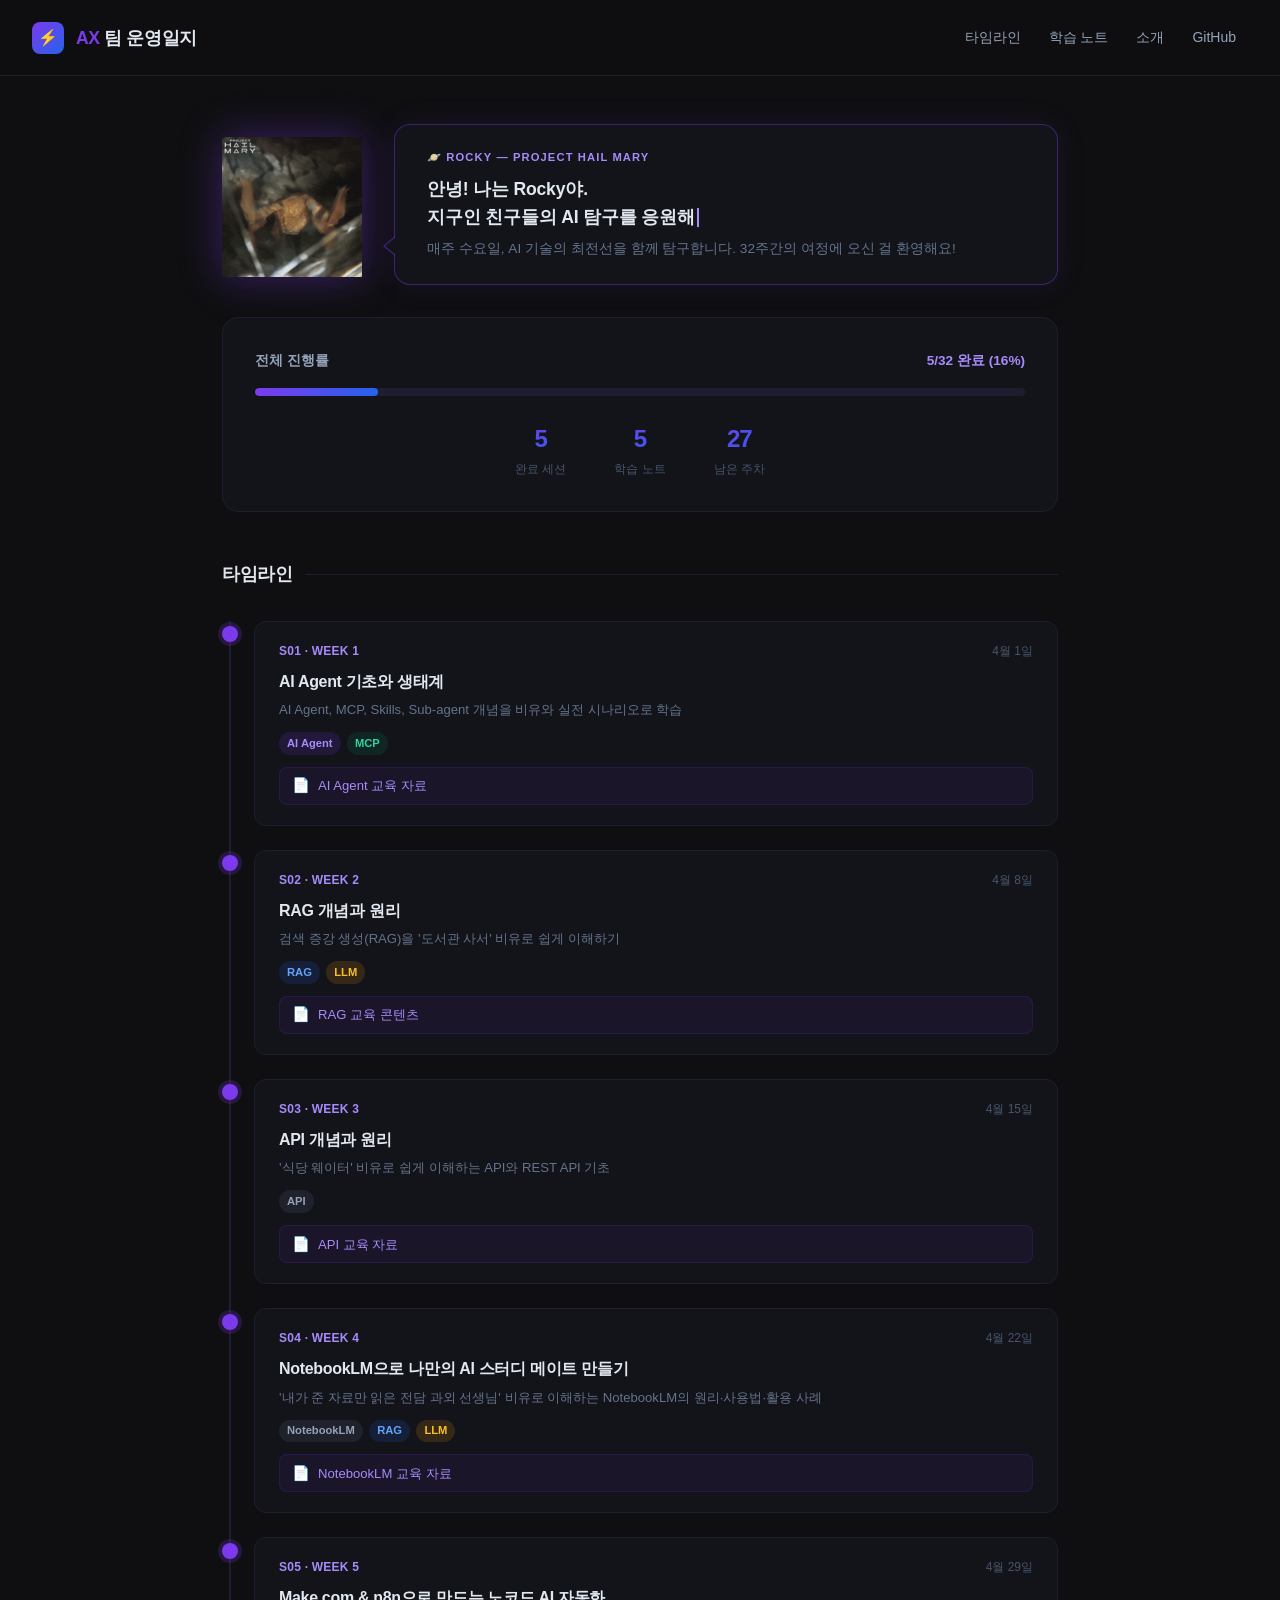
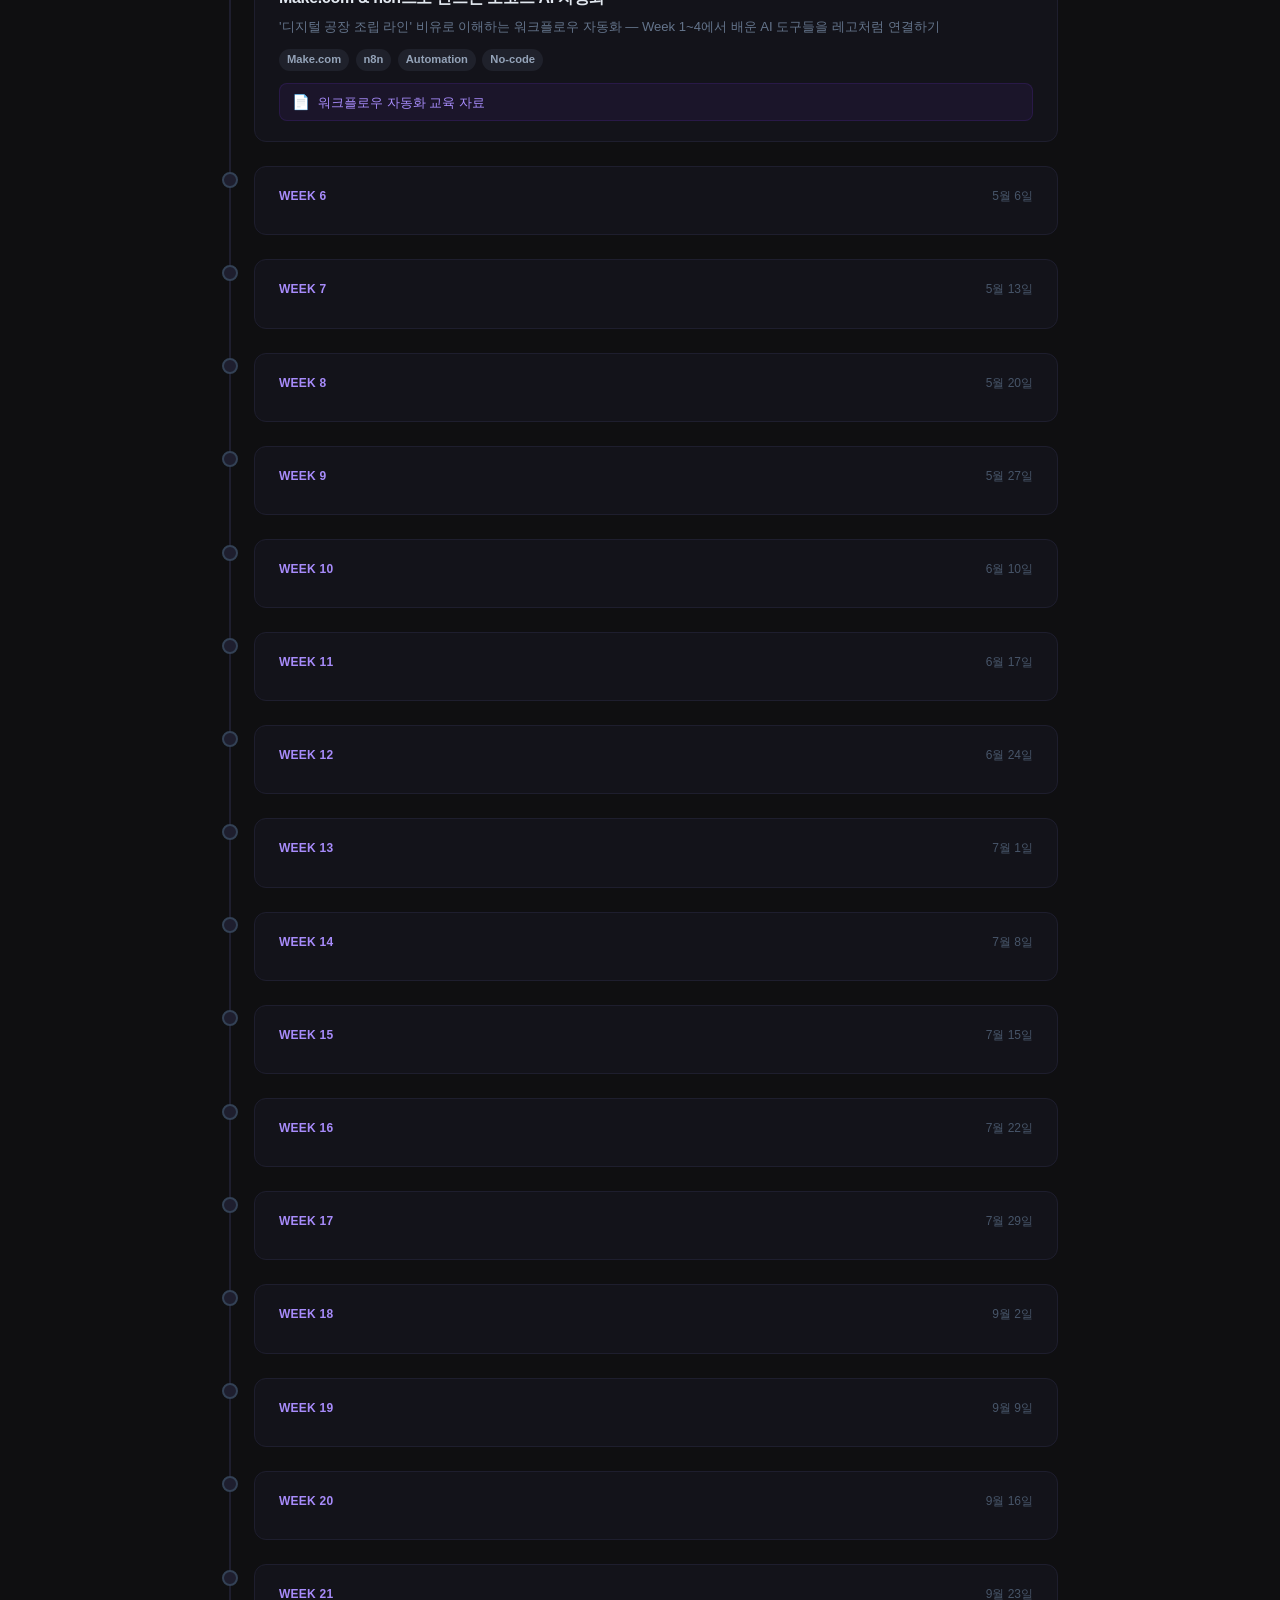
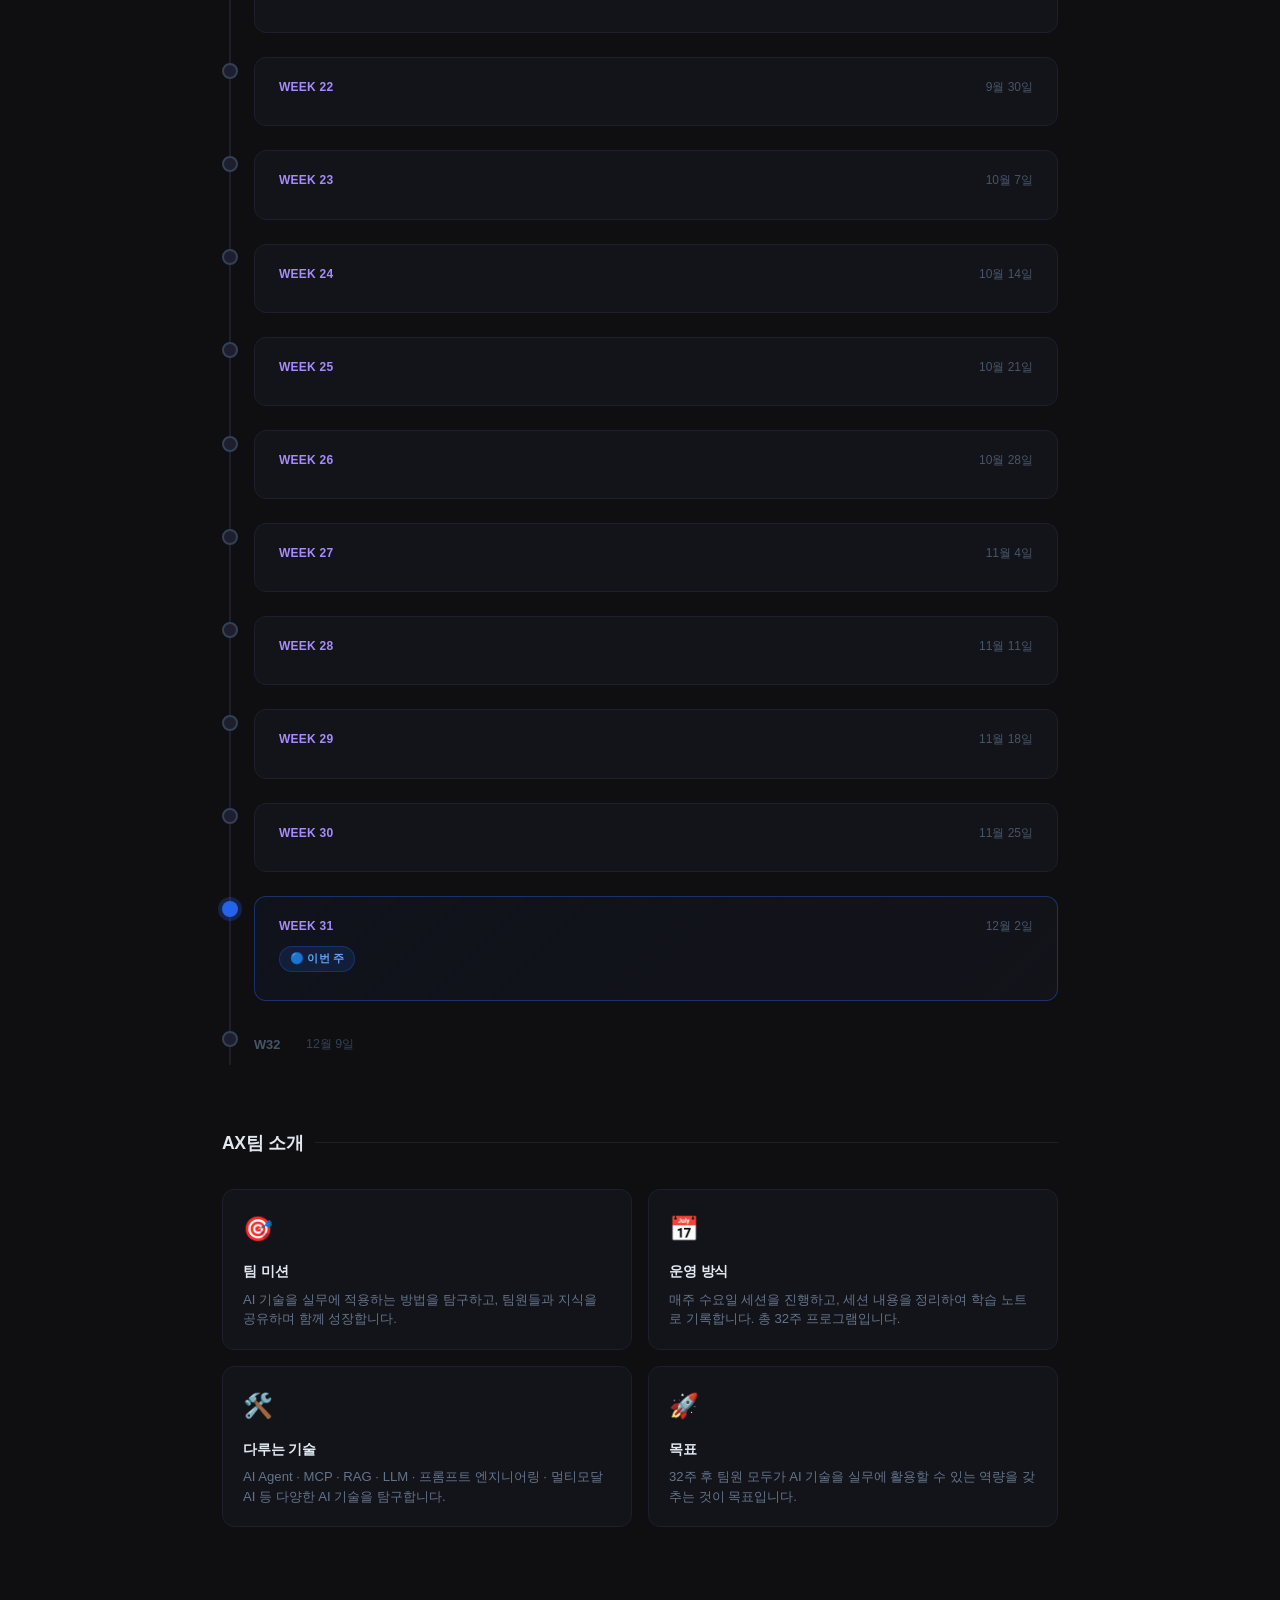
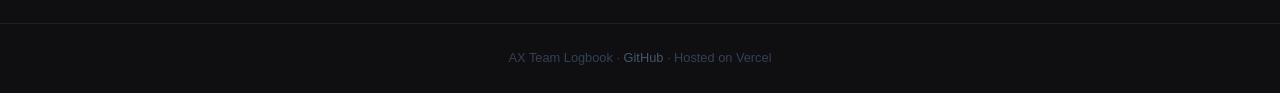
<file: index.html>
<!DOCTYPE html>
<!-- AX팀 운영일지 v2 -->
<html lang="ko">
<head>
  <meta charset="UTF-8" />
  <meta name="viewport" content="width=device-width, initial-scale=1.0" />
  <title>AX팀 운영일지 | AI Experience Team</title>
  <meta name="description" content="32주간의 AI 기술 탐구 여정. 매주 수요일, AI Agent, MCP, RAG, LLM 등 AI 기술의 최전선을 탐구합니다." />
  <meta name="theme-color" content="#7c3aed" />
  <link rel="canonical" href="https://ax-team-logbook.vercel.app/" />
  <link rel="stylesheet" href="/styles.css">
  <script src="/data/weeks.js"></script>

  <style>
    /* Rocky Hero Section */
    .rocky-hero {
      max-width: 900px;
      margin: 3rem auto 2rem;
      padding: 0 2rem;
      display: flex;
      align-items: flex-end;
      gap: 2rem;
    }

    .rocky-character {
      flex-shrink: 0;
      position: relative;
    }

    .rocky-gif {
      width: 140px;
      height: 140px;
      object-fit: contain;
      filter: drop-shadow(0 0 20px rgba(124, 58, 237, 0.4));
      animation: rocky-float 3s ease-in-out infinite;
    }

    @keyframes rocky-float {
      0%, 100% { transform: translateY(0px); }
      50% { transform: translateY(-8px); }
    }

    .rocky-speech {
      position: relative;
      background: #13131a;
      border: 1px solid rgba(124, 58, 237, 0.4);
      border-radius: 16px;
      padding: 1.5rem 2rem;
      flex: 1;
      box-shadow: 0 0 30px rgba(124, 58, 237, 0.1);
    }

    .rocky-speech::before {
      content: '';
      position: absolute;
      left: -12px;
      bottom: 28px;
      width: 0;
      height: 0;
      border-top: 10px solid transparent;
      border-bottom: 10px solid transparent;
      border-right: 12px solid rgba(124, 58, 237, 0.4);
    }

    .rocky-speech::after {
      content: '';
      position: absolute;
      left: -10px;
      bottom: 29px;
      width: 0;
      height: 0;
      border-top: 9px solid transparent;
      border-bottom: 9px solid transparent;
      border-right: 11px solid #13131a;
    }

    .rocky-name {
      font-size: 0.7rem;
      font-weight: 700;
      color: #a78bfa;
      letter-spacing: 0.1em;
      text-transform: uppercase;
      margin-bottom: 0.5rem;
    }

    .rocky-text {
      font-size: 1.1rem;
      font-weight: 600;
      color: #e2e8f0;
      line-height: 1.6;
      letter-spacing: -0.01em;
    }

    .rocky-text .highlight {
      color: #a78bfa;
    }

    .rocky-subtext {
      font-size: 0.85rem;
      color: #64748b;
      margin-top: 0.5rem;
      line-height: 1.5;
    }

    .cursor {
      display: inline-block;
      width: 2px;
      height: 1.1em;
      background: #a78bfa;
      margin-left: 2px;
      vertical-align: text-bottom;
      animation: blink 1s step-end infinite;
    }

    @keyframes blink {
      0%, 100% { opacity: 1; }
      50% { opacity: 0; }
    }

    @media (max-width: 640px) {
      .rocky-hero {
        flex-direction: column;
        align-items: center;
        gap: 1rem;
        margin: 2rem auto 1.5rem;
        padding: 0 1.25rem;
      }

      .rocky-speech::before,
      .rocky-speech::after {
        left: 50%;
        bottom: auto;
        top: -12px;
        transform: translateX(-50%) rotate(90deg);
      }

      .rocky-gif {
        width: 110px;
        height: 110px;
      }
    }
  </style>
</head>
<body>

  <header>
    <a href="/" class="logo">
      <div class="logo-icon">⚡</div>
      <span class="logo-text"><span>AX</span> 팀 운영일지</span>
    </a>
    <nav>
      <a href="#timeline">타임라인</a>
      <a href="study-notes.html">학습 노트</a>
      <a href="#about">소개</a>
      <a href="https://github.com/parkarck/ax-team-logbook" target="_blank" rel="noopener">GitHub</a>
    </nav>
  </header>

  <!-- Rocky Hero -->
  <div class="rocky-hero">
    <div class="rocky-character">
      <img src="/rocky.gif" alt="Rocky" class="rocky-gif" />
    </div>
    <div class="rocky-speech">
      <div class="rocky-name">🪐 Rocky — Project Hail Mary</div>
      <div class="rocky-text" id="rockyText"></div>
      <div class="rocky-subtext">매주 수요일, AI 기술의 최전선을 함께 탐구합니다. 32주간의 여정에 오신 걸 환영해요!</div>
    </div>
  </div>

  <!-- Progress -->
  <div class="progress-section">
    <div class="progress-card">
      <div class="progress-header">
        <span class="progress-label">전체 진행률</span>
        <span class="progress-count" id="progressText">0/32 완료</span>
      </div>
      <div class="progress-bar">
        <div class="progress-fill" id="progressFill" style="width: 0%"></div>
      </div>
      <div class="progress-stats">
        <div class="stat">
          <div class="stat-number" id="statCompleted">0</div>
          <div class="stat-label">완료 세션</div>
        </div>
        <div class="stat">
          <div class="stat-number" id="statNotes">0</div>
          <div class="stat-label">학습 노트</div>
        </div>
        <div class="stat">
          <div class="stat-number" id="statRemaining">32</div>
          <div class="stat-label">남은 주차</div>
        </div>
      </div>
    </div>
  </div>

  <main>
    <div id="timeline" class="section-header">
      <h2>타임라인</h2>
      <div class="section-divider"></div>
    </div>

    <div class="timeline" id="timelineContainer"></div>

    <div id="about" class="section-header" style="margin-top: 4rem;">
      <h2>AX팀 소개</h2>
      <div class="section-divider"></div>
    </div>

    <div class="about-grid">
      <div class="about-card">
        <div class="about-card-icon">🎯</div>
        <h3>팀 미션</h3>
        <p>AI 기술을 실무에 적용하는 방법을 탐구하고, 팀원들과 지식을 공유하며 함께 성장합니다.</p>
      </div>
      <div class="about-card">
        <div class="about-card-icon">📅</div>
        <h3>운영 방식</h3>
        <p>매주 수요일 세션을 진행하고, 세션 내용을 정리하여 학습 노트로 기록합니다. 총 32주 프로그램입니다.</p>
      </div>
      <div class="about-card">
        <div class="about-card-icon">🛠️</div>
        <h3>다루는 기술</h3>
        <p>AI Agent · MCP · RAG · LLM · 프롬프트 엔지니어링 · 멀티모달 AI 등 다양한 AI 기술을 탐구합니다.</p>
      </div>
      <div class="about-card">
        <div class="about-card-icon">🚀</div>
        <h3>목표</h3>
        <p>32주 후 팀원 모두가 AI 기술을 실무에 활용할 수 있는 역량을 갖추는 것이 목표입니다.</p>
      </div>
    </div>
  </main>

  <footer>
    <p>
      AX Team Logbook &middot;
      <a href="https://github.com/parkarck/ax-team-logbook" target="_blank" rel="noopener">GitHub</a>
      &middot; Hosted on Vercel
    </p>
  </footer>

  <script>
    // Rocky 타이핑 효과
    (function() {
      const messages = [
        '안녕! 나는 Rocky야. \n지구인 친구들의 AI 탐구를 응원해! 🌟',
        '매주 수요일마다 새로운 AI 기술을 배우는 거, 나도 배우고 싶어!',
        '32주 완주하면 나만큼 똑똑해질 수 있을지도? 같이 해보자! ✨',
      ];
      let msgIdx = 0;
      let charIdx = 0;
      let isDeleting = false;
      const el = document.getElementById('rockyText');

      function type() {
        const current = messages[msgIdx];
        if (!isDeleting) {
          el.innerHTML = current.substring(0, charIdx + 1).replace(/\n/g, '<br>') + '<span class="cursor"></span>';
          charIdx++;
          if (charIdx === current.length) {
            isDeleting = false;
            setTimeout(function() { isDeleting = true; startTyping(); }, 2800);
            return;
          }
        } else {
          el.innerHTML = current.substring(0, charIdx - 1).replace(/\n/g, '<br>') + '<span class="cursor"></span>';
          charIdx--;
          if (charIdx === 0) {
            isDeleting = false;
            msgIdx = (msgIdx + 1) % messages.length;
            setTimeout(startTyping, 400);
            return;
          }
        }
        setTimeout(type, isDeleting ? 30 : 55);
      }

      function startTyping() { setTimeout(type, 100); }
      startTyping();
    })();

    // 타임라인 렌더링
    (function() {
      const today = new Date();
      today.setHours(0, 0, 0, 0);

      const TAG_CLASSES = {
        'AI Agent': 'tag-ai', 'MCP': 'tag-mcp',
        'RAG': 'tag-rag', 'LLM': 'tag-llm'
      };

      function getWeekStatus(week) {
        const weekDate = new Date(week.date + 'T00:00:00');
        const weekEnd = new Date(weekDate);
        weekEnd.setDate(weekEnd.getDate() + 6);
        if (week.contents && week.contents.length > 0) return 'completed';
        if (today >= weekDate && today <= weekEnd) return 'current';
        if (today > weekEnd) return 'past';
        return 'upcoming';
      }

      function formatDate(dateStr) {
        const d = new Date(dateStr + 'T00:00:00');
        return (d.getMonth() + 1) + '월 ' + d.getDate() + '일';
      }

      function renderTimeline() {
        const container = document.getElementById('timelineContainer');
        let html = '';
        let completedCount = 0;
        let notesCount = 0;
        let sessionNum = 0;

        WEEKS_DATA.forEach(function(week) {
          const status = getWeekStatus(week);
          if (status === 'completed') {
            completedCount++;
            notesCount += week.contents.length;
            sessionNum++;
          }

          if (status === 'completed' || status === 'current' || status === 'past') {
            html += renderFullCard(week, status, status === 'completed' ? sessionNum : null);
          } else {
            html += renderMinimalCard(week);
          }
        });

        container.innerHTML = html;

        const pct = Math.round((completedCount / 32) * 100);
        document.getElementById('progressFill').style.width = pct + '%';
        document.getElementById('progressText').textContent = completedCount + '/32 완료 (' + pct + '%)';
        document.getElementById('statCompleted').textContent = completedCount;
        document.getElementById('statNotes').textContent = notesCount;
        document.getElementById('statRemaining').textContent = 32 - completedCount;
      }

      function renderFullCard(week, status, sNum) {
        const dotClass = status === 'completed' ? 'timeline-dot-completed'
                       : status === 'current' ? 'timeline-dot-current'
                       : 'timeline-dot-upcoming';
        const cardClass = status === 'completed' ? 'timeline-card-completed'
                        : status === 'current' ? 'timeline-card-current' : '';

        let tagsHtml = '';
        if (week.tags) {
          tagsHtml = '<div class="card-tags">';
          week.tags.forEach(function(tag) {
            const cls = TAG_CLASSES[tag] || 'tag-default';
            tagsHtml += '<span class="tag ' + cls + '">' + tag + '</span>';
          });
          tagsHtml += '</div>';
        }

        let contentsHtml = '';
        if (week.contents && week.contents.length > 0) {
          contentsHtml = '<div class="card-contents">';
          week.contents.forEach(function(c) {
            const href = c.htmlPath || c.path || '#';
            contentsHtml += '<a href="' + href + '" class="content-link"><span class="content-link-icon">📄</span>' + c.title + '</a>';
          });
          contentsHtml += '</div>';
        }

        const sessionLabel = sNum ? 'S' + String(sNum).padStart(2, '0') + ' · ' : '';
        const currentBadge = status === 'current' ? '<div style="margin-bottom:0.5rem"><span class="current-badge">🔵 이번 주</span></div>' : '';

        return '<div class="timeline-item">' +
          '<div class="timeline-dot ' + dotClass + '"></div>' +
          '<div class="timeline-card ' + cardClass + '">' +
            '<div class="card-header">' +
              '<span class="card-week-label">' + sessionLabel + 'WEEK ' + week.week + '</span>' +
              '<span class="card-date">' + formatDate(week.date) + '</span>' +
            '</div>' +
            currentBadge +
            (week.title ? '<div class="card-title">' + week.title + '</div>' : '') +
            (week.description ? '<div class="card-desc">' + week.description + '</div>' : '') +
            tagsHtml + contentsHtml +
          '</div>' +
        '</div>';
      }

      function renderMinimalCard(week) {
        return '<div class="timeline-item">' +
          '<div class="timeline-dot timeline-dot-upcoming"></div>' +
          '<div class="timeline-upcoming-minimal">' +
            '<span class="upcoming-week">W' + week.week + '</span>' +
            '<span class="upcoming-date">' + formatDate(week.date) + '</span>' +
          '</div>' +
        '</div>';
      }

      renderTimeline();
    })();
  </script>

</body>
</html>
</file>
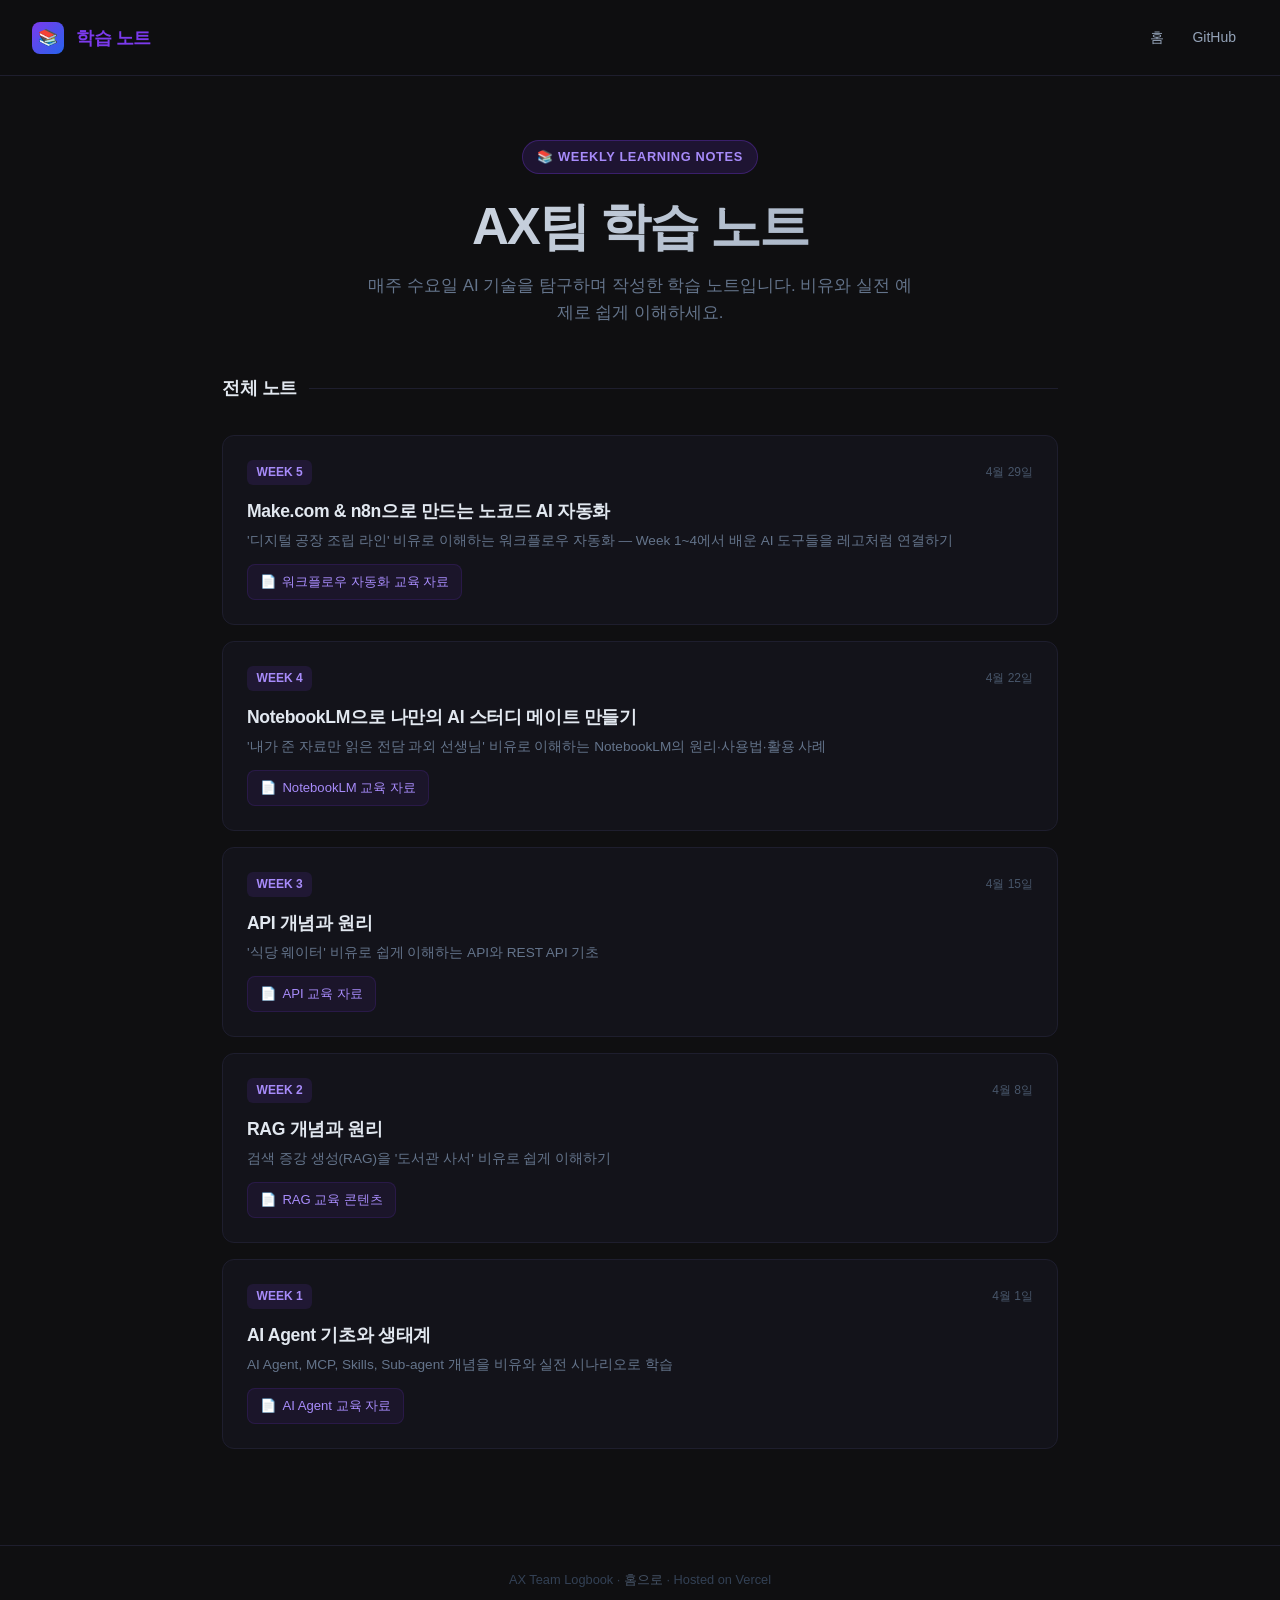
<file: study-notes.html>
<!DOCTYPE html>
<html lang="ko">
<head>
  <meta charset="UTF-8" />
  <meta name="viewport" content="width=device-width, initial-scale=1.0" />
  <title>학습 노트 - AX팀 운영일지</title>
  <meta name="description" content="AX팀 32주 AI 학습 프로그램의 모든 학습 노트를 한곳에서 확인하세요." />
  <link rel="canonical" href="https://ax-team-logbook.vercel.app/study-notes" />
  <link rel="stylesheet" href="/styles.css">
  <script src="/data/weeks.js"></script>
  <style>
    .notes-list {
      display: flex;
      flex-direction: column;
      gap: 1rem;
    }

    .note-card {
      background: #13131a;
      border: 1px solid #1e1e2e;
      border-radius: 12px;
      padding: 1.5rem;
      transition: all 0.2s;
    }

    .note-card:hover {
      border-color: rgba(124, 58, 237, 0.4);
      transform: translateY(-1px);
    }

    .note-header {
      display: flex;
      align-items: center;
      justify-content: space-between;
      margin-bottom: 0.75rem;
    }

    .note-week {
      font-size: 0.75rem;
      font-weight: 700;
      color: #a78bfa;
      background: rgba(124, 58, 237, 0.12);
      padding: 0.2rem 0.6rem;
      border-radius: 6px;
    }

    .note-date {
      font-size: 0.75rem;
      color: #475569;
    }

    .note-title {
      font-size: 1.1rem;
      font-weight: 700;
      margin-bottom: 0.3rem;
      letter-spacing: -0.02em;
    }

    .note-desc {
      font-size: 0.85rem;
      color: #64748b;
      margin-bottom: 0.75rem;
    }

    .note-links {
      display: flex;
      flex-wrap: wrap;
      gap: 0.5rem;
    }

    .note-link {
      display: inline-flex;
      align-items: center;
      gap: 0.4rem;
      font-size: 0.82rem;
      font-weight: 500;
      color: #a78bfa;
      text-decoration: none;
      padding: 0.4rem 0.75rem;
      background: rgba(124, 58, 237, 0.08);
      border: 1px solid rgba(124, 58, 237, 0.15);
      border-radius: 8px;
      transition: all 0.15s;
    }

    .note-link:hover {
      background: rgba(124, 58, 237, 0.15);
      border-color: rgba(124, 58, 237, 0.3);
    }

    .empty-state {
      text-align: center;
      padding: 4rem 2rem;
      color: #475569;
    }

    .empty-state-icon {
      font-size: 3rem;
      margin-bottom: 1rem;
    }
  </style>
</head>
<body>

  <header>
    <a href="/" class="logo">
      <div class="logo-icon">📚</div>
      <span class="logo-text"><span>학습 노트</span></span>
    </a>
    <nav>
      <a href="/">홈</a>
      <a href="https://github.com/parkarck/ax-team-logbook" target="_blank" rel="noopener">GitHub</a>
    </nav>
  </header>

  <div class="hero">
    <div class="hero-badge">
      📚 Weekly Learning Notes
    </div>
    <h1>AX팀 학습 노트</h1>
    <p>매주 수요일 AI 기술을 탐구하며 작성한 학습 노트입니다. 비유와 실전 예제로 쉽게 이해하세요.</p>
  </div>

  <main>
    <div class="section-header">
      <h2>전체 노트</h2>
      <div class="section-divider"></div>
    </div>

    <div class="notes-list" id="notesList">
      <!-- JS로 동적 렌더링 -->
    </div>
  </main>

  <footer>
    <p>
      AX Team Logbook &middot;
      <a href="/">홈으로</a>
      &middot; Hosted on Vercel
    </p>
  </footer>

  <script>
    (function() {
      const container = document.getElementById('notesList');
      const weeksWithContent = WEEKS_DATA.filter(function(w) {
        return w.contents && w.contents.length > 0;
      }).reverse();

      if (weeksWithContent.length === 0) {
        container.innerHTML = '<div class="empty-state">' +
          '<div class="empty-state-icon">📝</div>' +
          '<p>아직 학습 노트가 없습니다. 첫 세션 후 업데이트됩니다.</p>' +
          '</div>';
        return;
      }

      let html = '';
      weeksWithContent.forEach(function(week) {
        const d = new Date(week.date + 'T00:00:00');
        const dateStr = (d.getMonth() + 1) + '월 ' + d.getDate() + '일';

        let linksHtml = '';
        week.contents.forEach(function(c) {
          const href = c.htmlPath || c.path || '#';
          linksHtml += '<a href="' + href + '" class="note-link">' +
            '<span>📄</span> ' + c.title +
            '</a>';
        });

        html += '<div class="note-card">' +
          '<div class="note-header">' +
            '<span class="note-week">WEEK ' + week.week + '</span>' +
            '<span class="note-date">' + dateStr + '</span>' +
          '</div>' +
          '<div class="note-title">' + (week.title || 'Week ' + week.week) + '</div>' +
          (week.description ? '<div class="note-desc">' + week.description + '</div>' : '') +
          '<div class="note-links">' + linksHtml + '</div>' +
        '</div>';
      });

      container.innerHTML = html;
    })();
  </script>

</body>
</html>
</file>
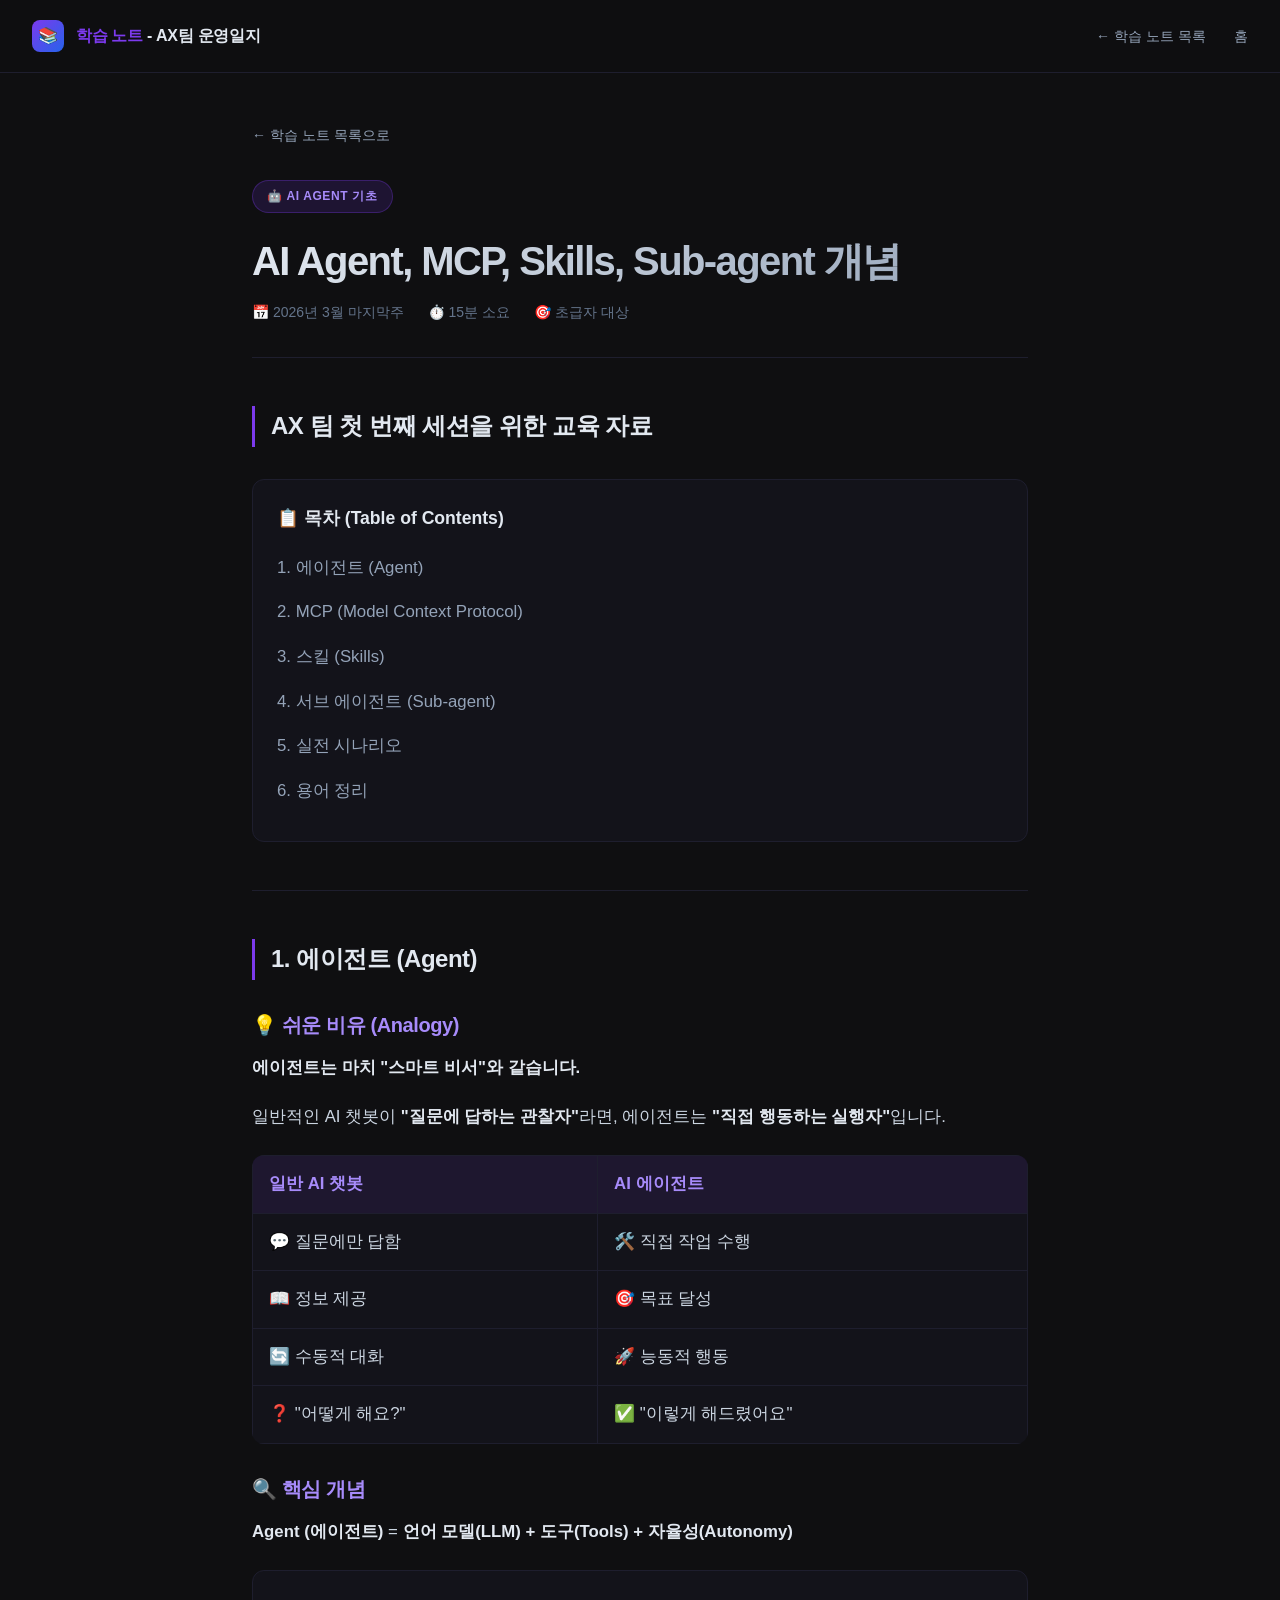
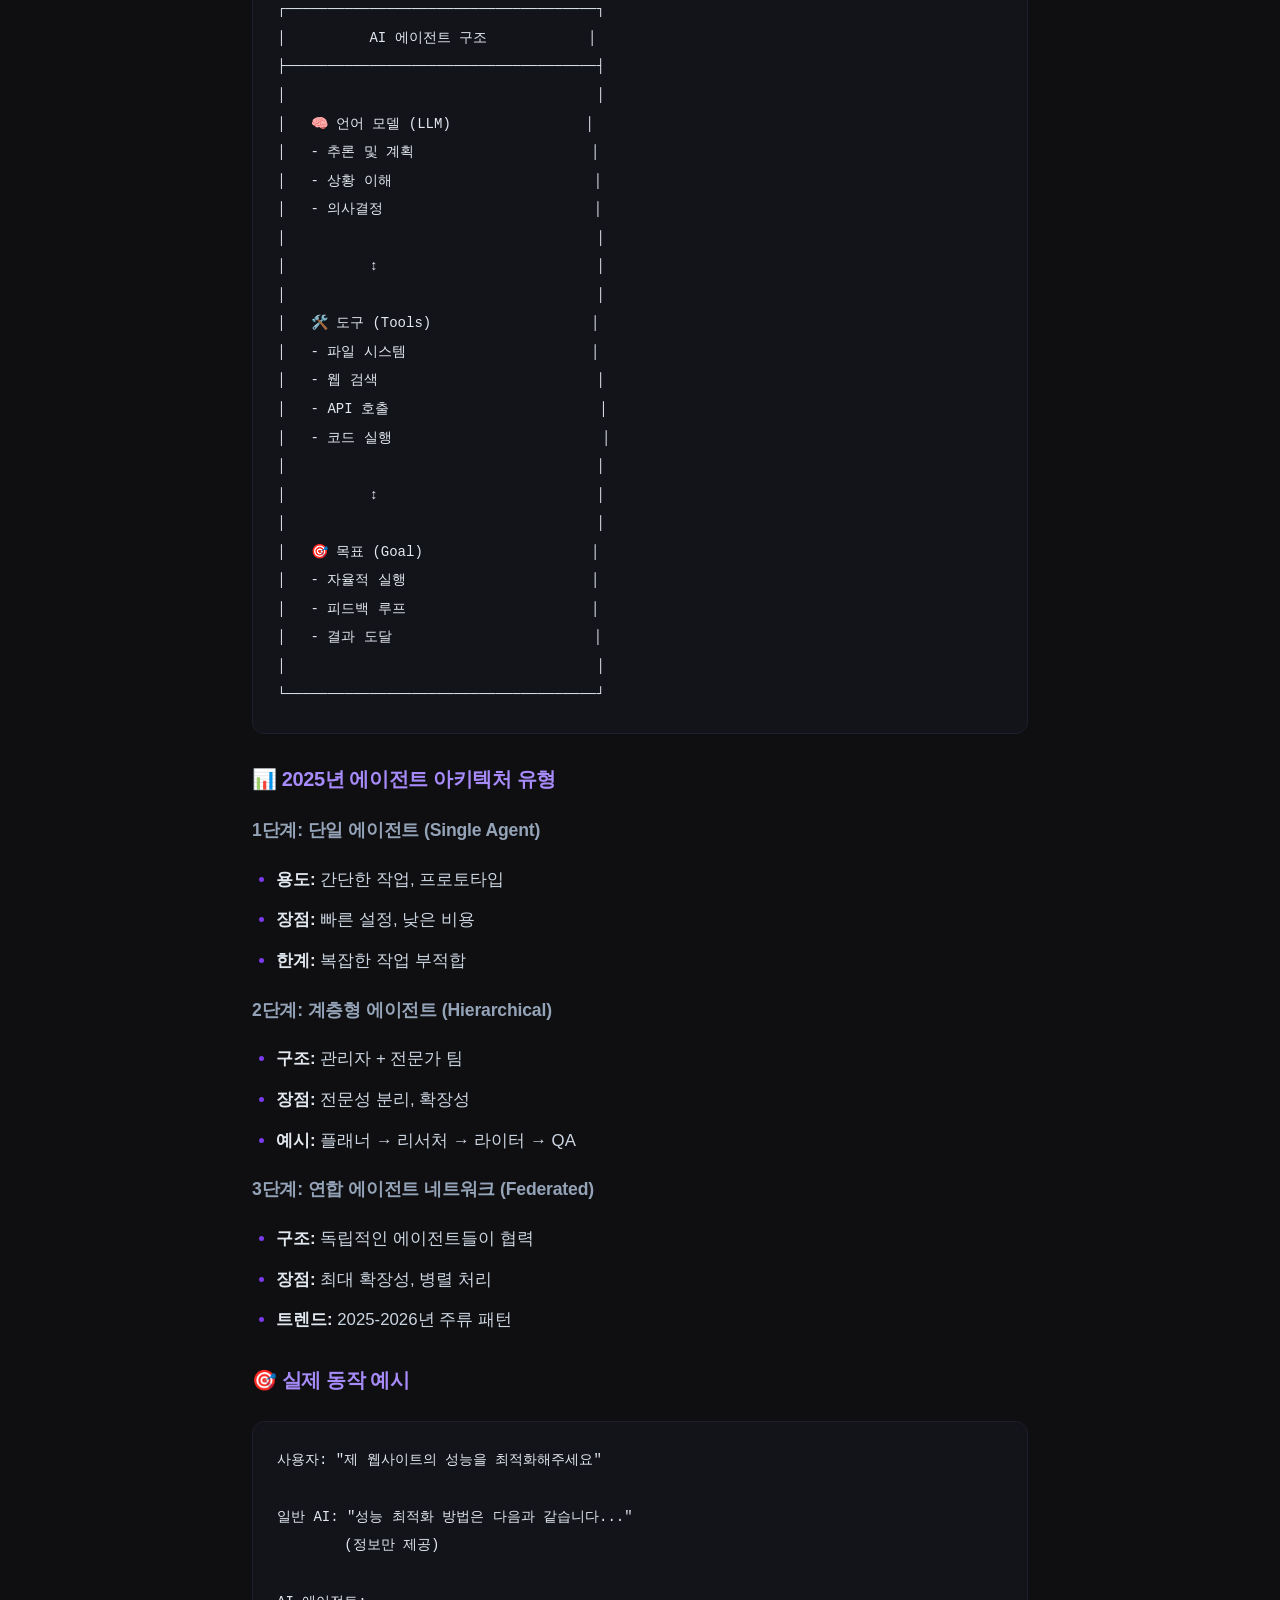
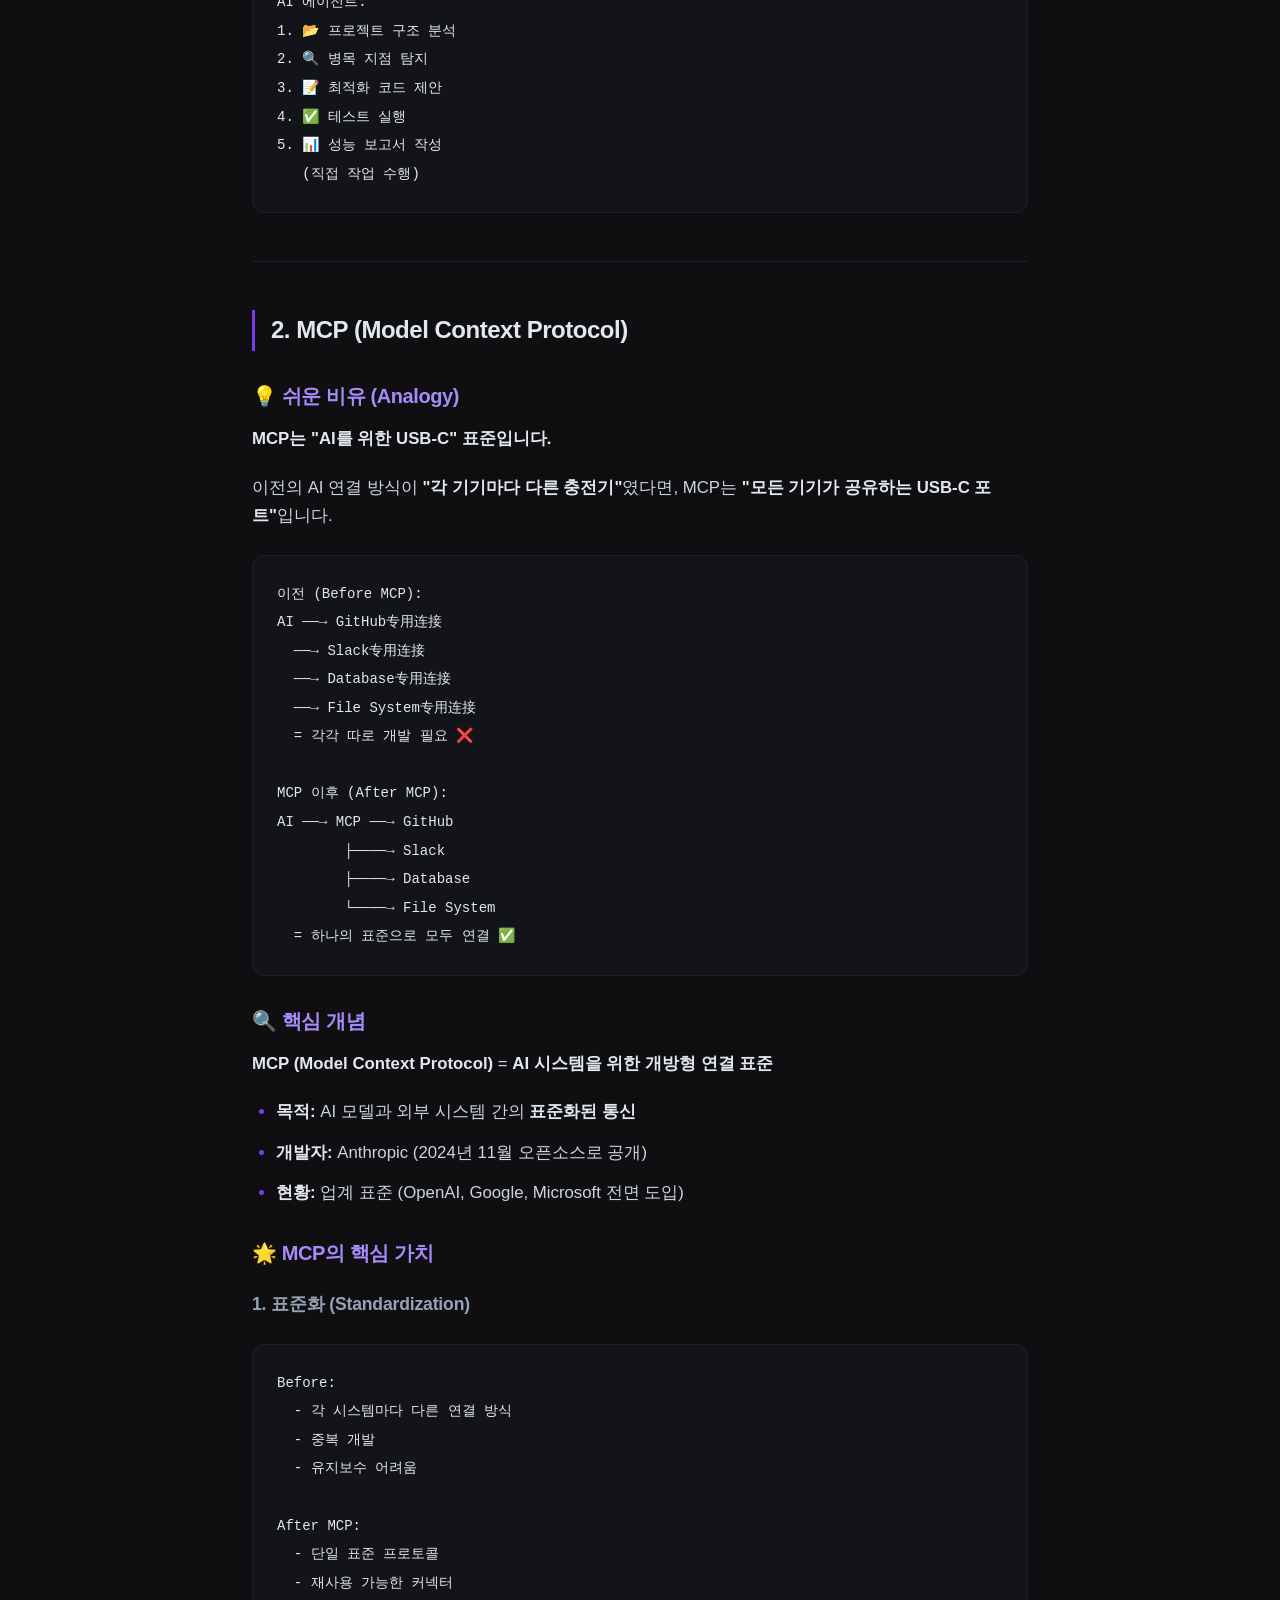
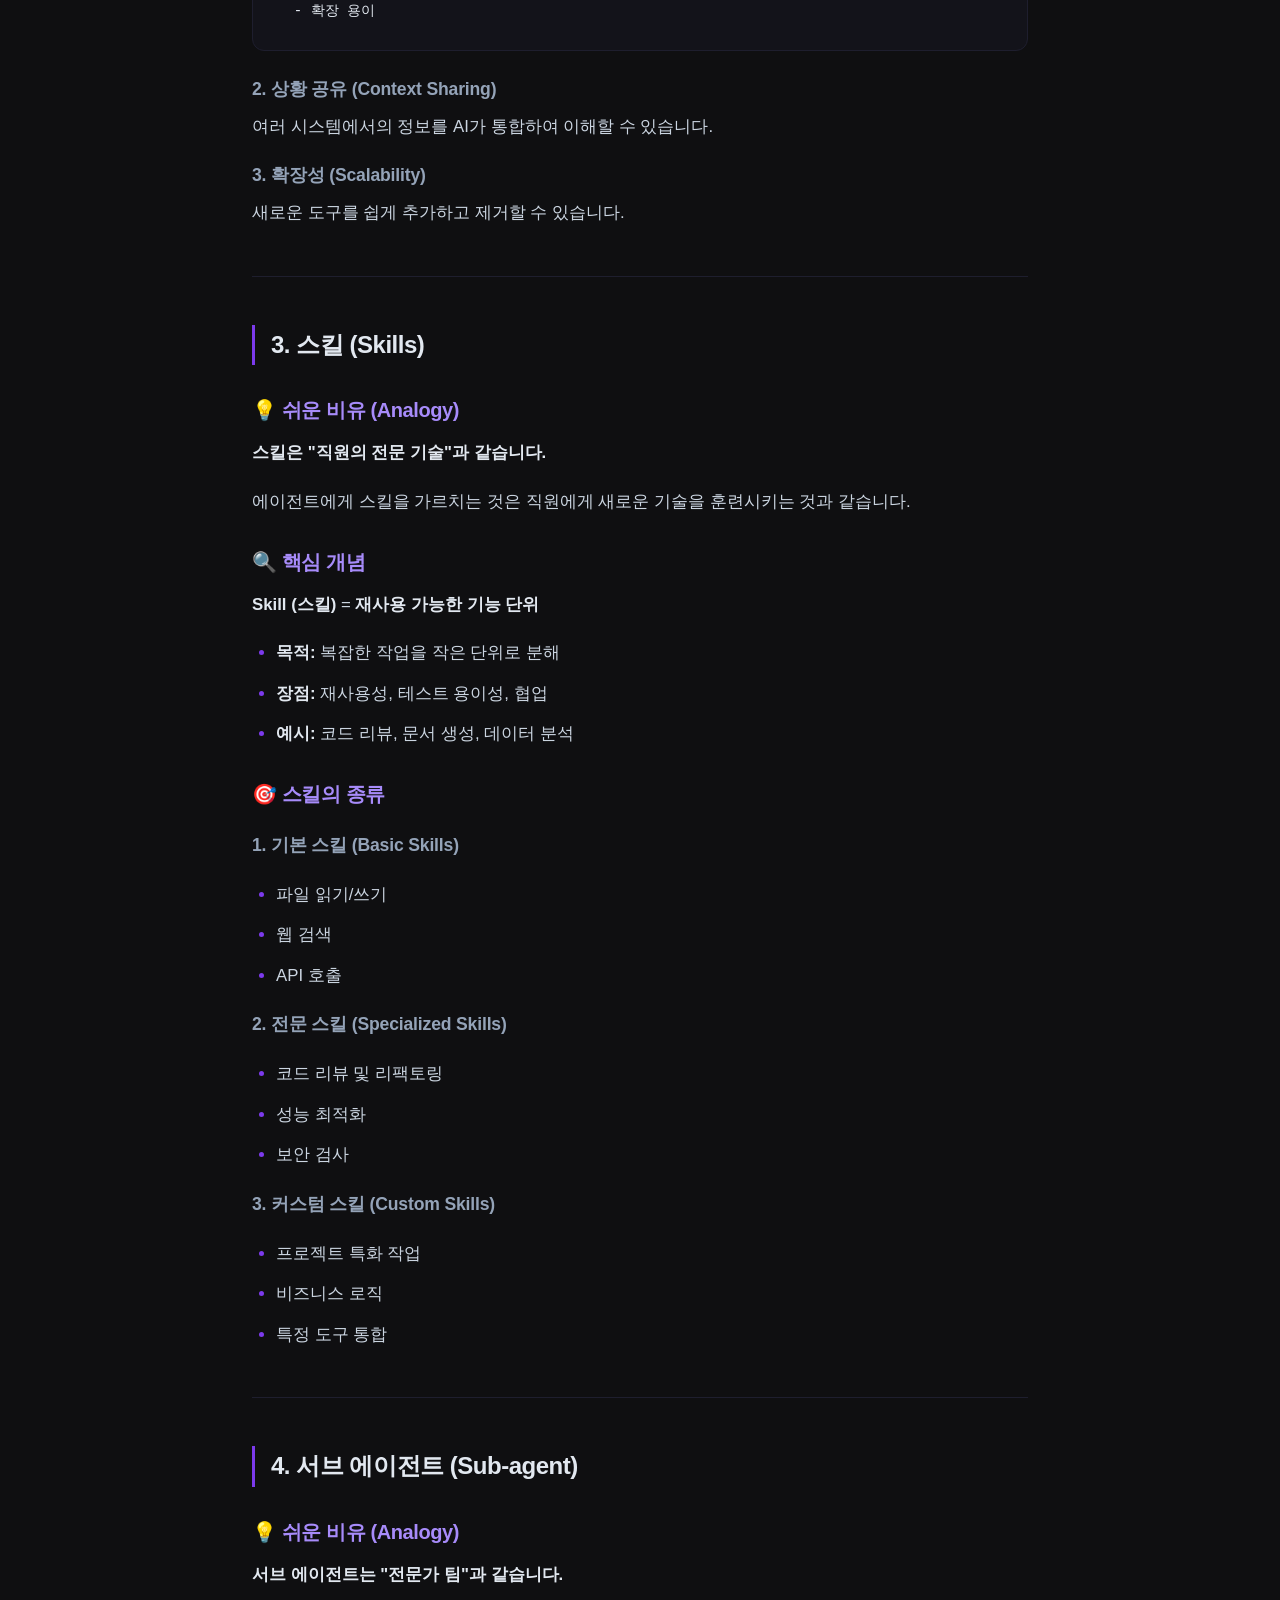
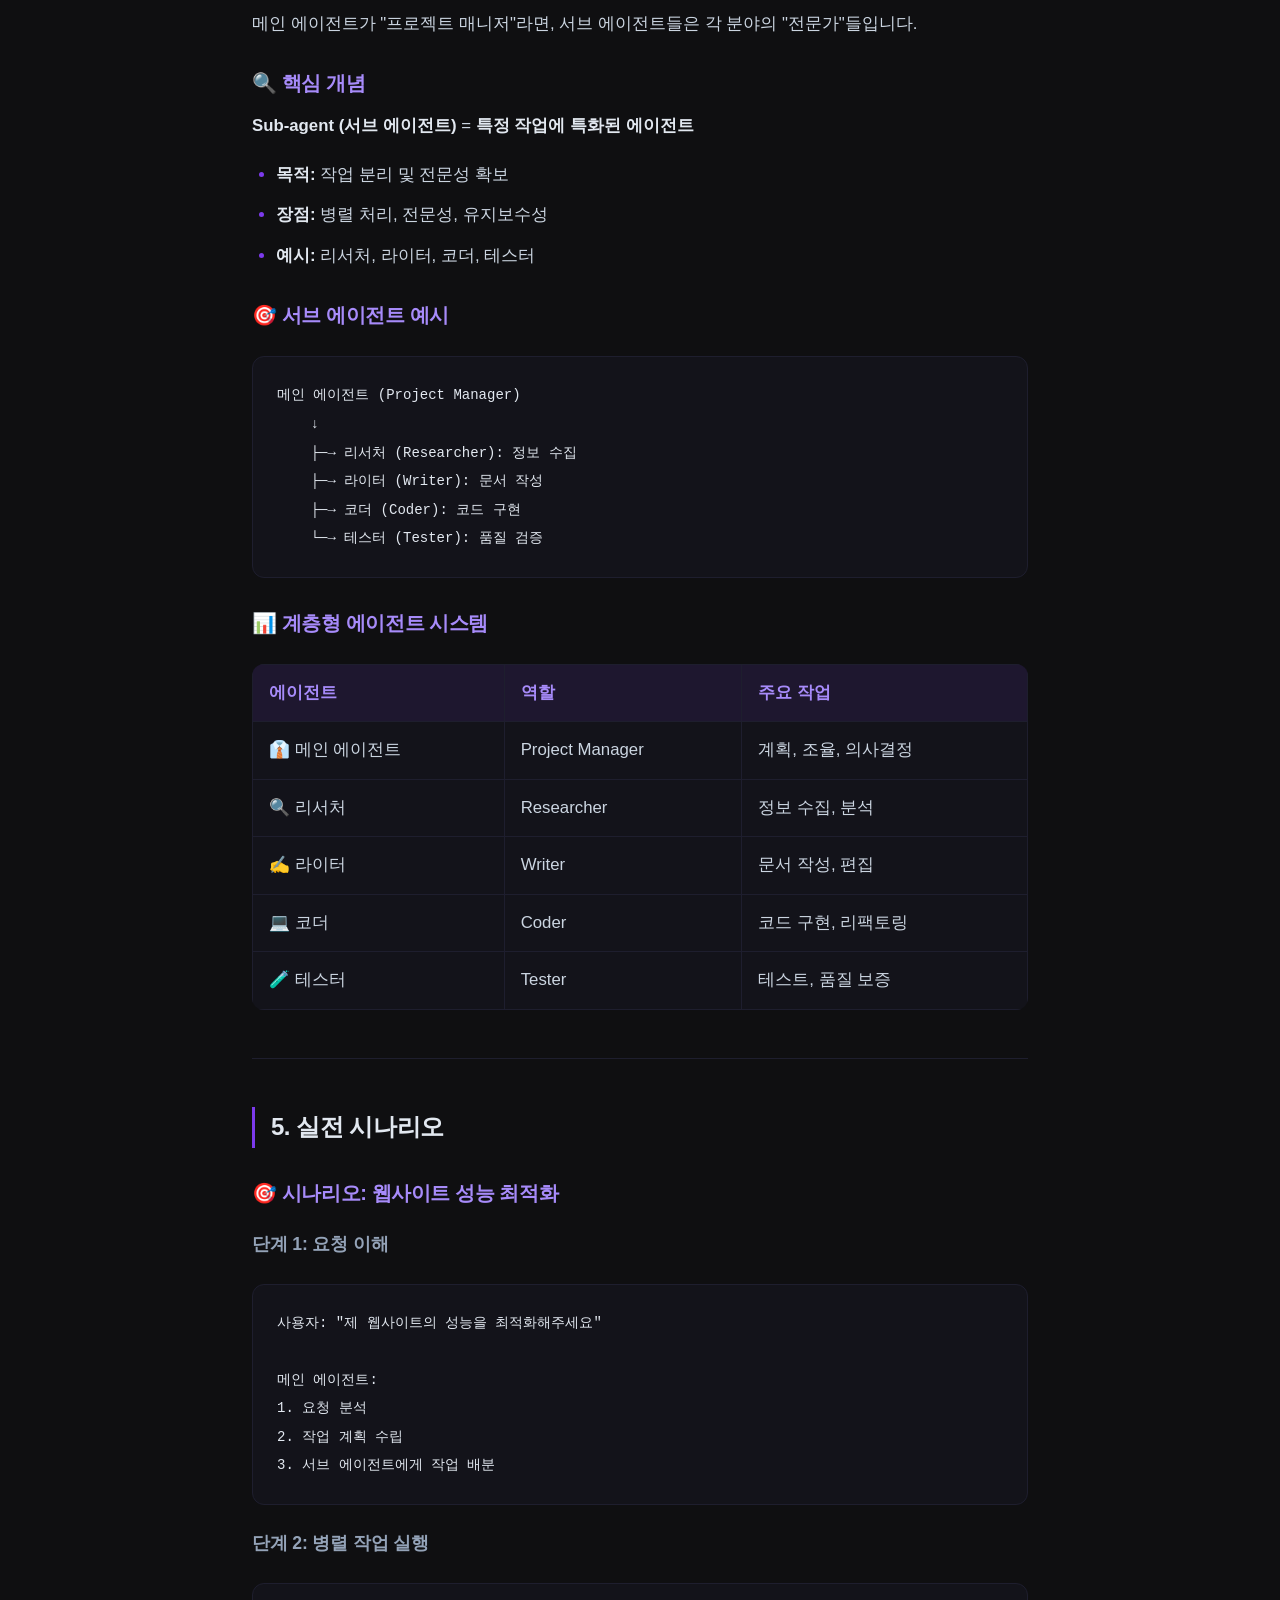
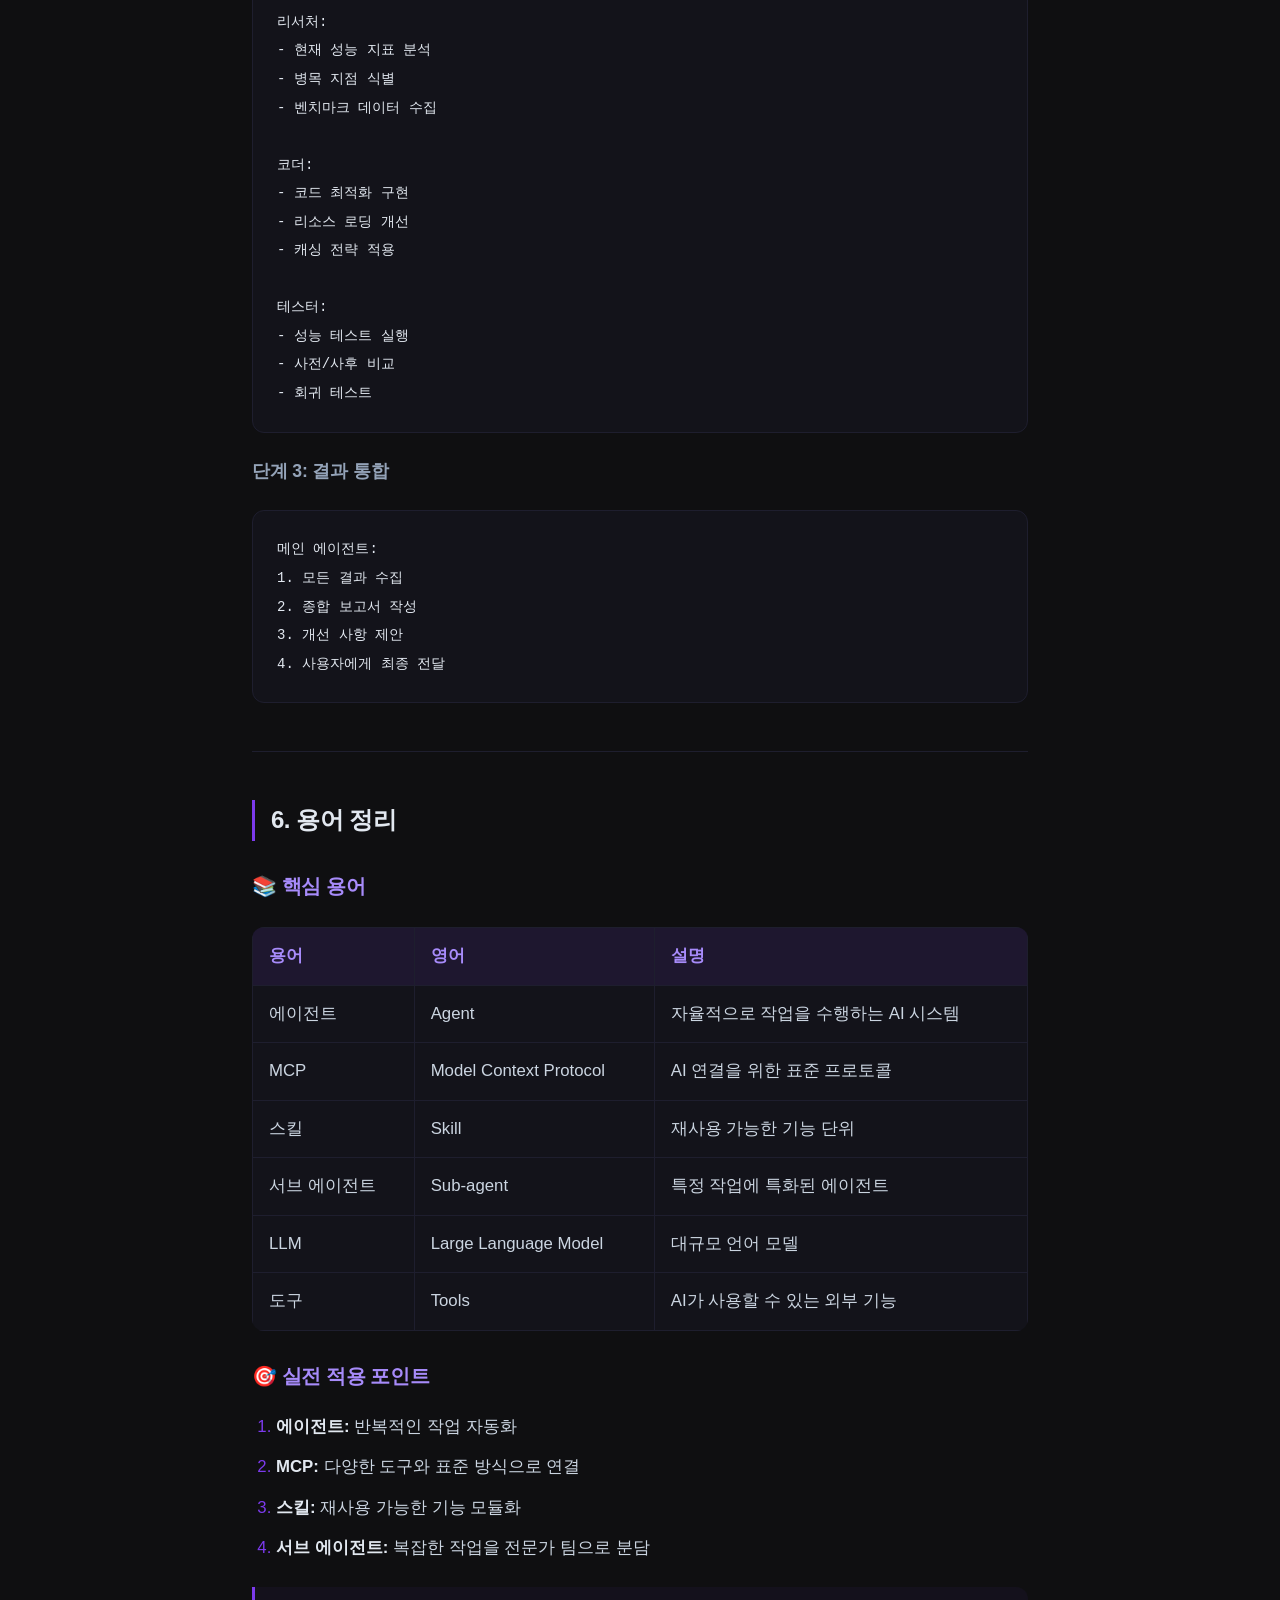
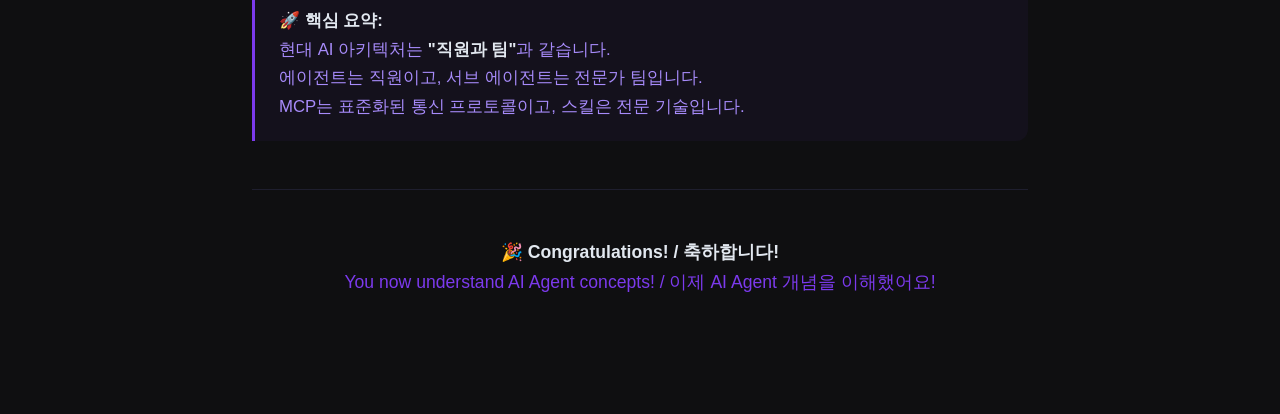
<file: week-1/ai-agent-guide.html>
<!DOCTYPE html>
<html lang="ko">
<head>
  <meta charset="UTF-8" />
  <meta name="viewport" content="width=device-width, initial-scale=1.0" />
  <title>AI Agent 기초와 생태계 - AX팀 학습 노트</title>
  <style>
    * { margin: 0; padding: 0; box-sizing: border-box; }

    body {
      font-family: -apple-system, BlinkMacSystemFont, 'Segoe UI', 'Noto Sans KR', sans-serif;
      background: #0f0f11;
      color: #e2e8f0;
      line-height: 1.7;
      min-height: 100vh;
    }

    /* Header */
    header {
      border-bottom: 1px solid #1e1e2e;
      padding: 1.25rem 2rem;
      display: flex;
      align-items: center;
      justify-content: space-between;
      position: sticky;
      top: 0;
      background: rgba(15, 15, 17, 0.95);
      backdrop-filter: blur(12px);
      z-index: 100;
    }

    .logo {
      display: flex;
      align-items: center;
      gap: 0.75rem;
    }

    .logo-icon {
      width: 32px;
      height: 32px;
      background: linear-gradient(135deg, #7c3aed, #2563eb);
      border-radius: 8px;
      display: flex;
      align-items: center;
      justify-content: center;
      font-size: 16px;
    }

    .logo-text {
      font-size: 1rem;
      font-weight: 700;
      letter-spacing: -0.02em;
    }

    .logo-text span {
      color: #7c3aed;
    }

    nav a {
      color: #94a3b8;
      text-decoration: none;
      font-size: 0.875rem;
      margin-left: 1.5rem;
      transition: color 0.2s;
    }

    nav a:hover { color: #e2e8f0; }

    /* Main Content */
    .container {
      max-width: 840px;
      margin: 0 auto;
      padding: 3rem 2rem 6rem;
    }

    /* Article Header */
    .article-header {
      margin-bottom: 3rem;
      padding-bottom: 2rem;
      border-bottom: 1px solid #1e1e2e;
    }

    .article-badge {
      display: inline-flex;
      align-items: center;
      gap: 0.5rem;
      background: rgba(124, 58, 237, 0.15);
      border: 1px solid rgba(124, 58, 237, 0.3);
      color: #a78bfa;
      font-size: 0.75rem;
      font-weight: 600;
      padding: 0.35rem 0.9rem;
      border-radius: 100px;
      margin-bottom: 1.5rem;
      letter-spacing: 0.05em;
      text-transform: uppercase;
    }

    .article-title {
      font-size: clamp(1.75rem, 4vw, 2.5rem);
      font-weight: 800;
      letter-spacing: -0.04em;
      line-height: 1.2;
      margin-bottom: 1rem;
      background: linear-gradient(135deg, #e2e8f0 0%, #94a3b8 100%);
      -webkit-background-clip: text;
      -webkit-text-fill-color: transparent;
    }

    .article-meta {
      display: flex;
      gap: 1.5rem;
      font-size: 0.875rem;
      color: #64748b;
    }

    /* Markdown Content */
    .markdown-content {
      font-size: 1.05rem;
    }

    .markdown-content h1 {
      font-size: 2rem;
      font-weight: 800;
      margin: 2.5rem 0 1rem;
      padding-bottom: 0.5rem;
      border-bottom: 1px solid #1e1e2e;
      letter-spacing: -0.02em;
    }

    .markdown-content h2 {
      font-size: 1.5rem;
      font-weight: 700;
      margin: 2rem 0 1rem;
      padding-left: 1rem;
      border-left: 3px solid #7c3aed;
      letter-spacing: -0.02em;
    }

    .markdown-content h3 {
      font-size: 1.25rem;
      font-weight: 600;
      margin: 1.75rem 0 0.75rem;
      color: #a78bfa;
      letter-spacing: -0.02em;
    }

    .markdown-content h4 {
      font-size: 1.1rem;
      font-weight: 600;
      margin: 1.25rem 0 0.5rem;
      color: #94a3b8;
      letter-spacing: -0.01em;
    }

    .markdown-content p {
      margin-bottom: 1.25rem;
      color: #cbd5e1;
    }

    .markdown-content strong {
      color: #e2e8f0;
      font-weight: 600;
    }

    .markdown-content em {
      color: #a78bfa;
      font-style: italic;
    }

    .markdown-content ul, .markdown-content ol {
      margin: 1.25rem 0;
      padding-left: 1.5rem;
    }

    .markdown-content li {
      margin-bottom: 0.75rem;
      color: #cbd5e1;
    }

    .markdown-content li::marker {
      color: #7c3aed;
    }

    .markdown-content code {
      background: rgba(124, 58, 237, 0.1);
      border: 1px solid rgba(124, 58, 237, 0.2);
      color: #e2e8f0;
      padding: 0.2rem 0.5rem;
      border-radius: 6px;
      font-size: 0.9em;
      font-family: 'Consolas', 'Monaco', monospace;
    }

    .markdown-content pre {
      background: #13131a;
      border: 1px solid #1e1e2e;
      border-radius: 12px;
      padding: 1.5rem;
      margin: 1.5rem 0;
      overflow-x: auto;
    }

    .markdown-content pre code {
      background: none;
      border: none;
      padding: 0;
      font-size: 0.875rem;
      line-height: 1.6;
    }

    .markdown-content hr {
      border: none;
      border-top: 1px solid #1e1e2e;
      margin: 3rem 0;
    }

    .markdown-content blockquote {
      border-left: 3px solid #7c3aed;
      background: rgba(124, 58, 237, 0.05);
      padding: 1.25rem 1.5rem;
      margin: 1.5rem 0;
      border-radius: 0 12px 12px 0;
    }

    .markdown-content blockquote p {
      margin-bottom: 0;
      color: #a78bfa;
    }

    /* Tables */
    .markdown-content table {
      width: 100%;
      border-collapse: collapse;
      margin: 1.5rem 0;
      background: #13131a;
      border-radius: 12px;
      overflow: hidden;
    }

    .markdown-content th {
      background: rgba(124, 58, 237, 0.1);
      border: 1px solid #1e1e2e;
      padding: 0.875rem 1rem;
      text-align: left;
      font-weight: 600;
      color: #a78bfa;
    }

    .markdown-content td {
      border: 1px solid #1e1e2e;
      padding: 0.875rem 1rem;
      color: #cbd5e1;
    }

    .markdown-content tr:hover {
      background: rgba(124, 58, 237, 0.03);
    }

    /* Back Button */
    .back-button {
      display: inline-flex;
      align-items: center;
      gap: 0.5rem;
      color: #94a3b8;
      text-decoration: none;
      font-size: 0.875rem;
      margin-bottom: 2rem;
      transition: color 0.2s;
    }

    .back-button:hover {
      color: #e2e8f0;
    }

    /* TOC */
    .toc {
      background: #13131a;
      border: 1px solid #1e1e2e;
      border-radius: 12px;
      padding: 1.5rem;
      margin: 2rem 0;
    }

    .toc-title {
      font-size: 1.1rem;
      font-weight: 700;
      margin-bottom: 1rem;
      color: #e2e8f0;
    }

    .toc ul {
      list-style: none;
      padding: 0;
      margin: 0;
    }

    .toc li {
      margin-bottom: 0.5rem;
    }

    .toc a {
      color: #94a3b8;
      text-decoration: none;
      transition: color 0.2s;
      display: block;
      padding: 0.25rem 0;
    }

    .toc a:hover {
      color: #a78bfa;
    }

    /* Responsive */
    @media (max-width: 768px) {
      .container {
        padding: 2rem 1.5rem 4rem;
      }

      .article-title {
        font-size: 1.75rem;
      }

      .markdown-content h1 {
        font-size: 1.5rem;
      }

      .markdown-content h2 {
        font-size: 1.25rem;
      }

      .markdown-content table {
        font-size: 0.875rem;
      }
    }
  </style>
</head>
<body>

  <header>
    <div class="logo">
      <div class="logo-icon">📚</div>
      <span class="logo-text"><span>학습 노트</span> - AX팀 운영일지</span>
    </div>
    <nav>
      <a href="../study-notes.html">← 학습 노트 목록</a>
      <a href="../index.html">홈</a>
    </nav>
  </header>

  <div class="container">
    <a href="../study-notes.html" class="back-button">← 학습 노트 목록으로</a>

    <article>
      <div class="article-header">
        <div class="article-badge">🤖 AI Agent 기초</div>
        <h1 class="article-title">AI Agent, MCP, Skills, Sub-agent 개념</h1>
        <div class="article-meta">
          <span>📅 2026년 3월 마지막주</span>
          <span>⏱️ 15분 소요</span>
          <span>🎯 초급자 대상</span>
        </div>
      </div>

      <div class="markdown-content">
        <h2>AX 팀 첫 번째 세션을 위한 교육 자료</h2>

        <div class="toc">
          <div class="toc-title">📋 목차 (Table of Contents)</div>
          <ul>
            <li><a href="#1-에이전트-agent">1. 에이전트 (Agent)</a></li>
            <li><a href="#2-mcp-model-context-protocol">2. MCP (Model Context Protocol)</a></li>
            <li><a href="#3-스킬-skills">3. 스킬 (Skills)</a></li>
            <li><a href="#4-서브-에이전트-sub-agent">4. 서브 에이전트 (Sub-agent)</a></li>
            <li><a href="#5-실전-시나리오">5. 실전 시나리오</a></li>
            <li><a href="#6-용어-정리">6. 용어 정리</a></li>
          </ul>
        </div>

        <hr>

        <h2 id="1-에이전트-agent">1. 에이전트 (Agent)</h2>

        <h3>💡 쉬운 비유 (Analogy)</h3>

        <p><strong>에이전트는 마치 "스마트 비서"와 같습니다.</strong></p>

        <p>일반적인 AI 챗봇이 <strong>"질문에 답하는 관찰자"</strong>라면, 에이전트는 <strong>"직접 행동하는 실행자"</strong>입니다.</p>

        <table>
          <thead>
            <tr>
              <th>일반 AI 챗봇</th>
              <th>AI 에이전트</th>
            </tr>
          </thead>
          <tbody>
            <tr>
              <td>💬 질문에만 답함</td>
              <td>🛠️ 직접 작업 수행</td>
            </tr>
            <tr>
              <td>📖 정보 제공</td>
              <td>🎯 목표 달성</td>
            </tr>
            <tr>
              <td>🔄 수동적 대화</td>
              <td>🚀 능동적 행동</td>
            </tr>
            <tr>
              <td>❓ "어떻게 해요?"</td>
              <td>✅ "이렇게 해드렸어요"</td>
            </tr>
          </tbody>
        </table>

        <h3>🔍 핵심 개념</h3>

        <p><strong>Agent (에이전트)</strong> = <strong>언어 모델(LLM) + 도구(Tools) + 자율성(Autonomy)</strong></p>

        <pre><code>┌─────────────────────────────────────┐
│          AI 에이전트 구조            │
├─────────────────────────────────────┤
│                                     │
│   🧠 언어 모델 (LLM)                │
│   - 추론 및 계획                     │
│   - 상황 이해                        │
│   - 의사결정                         │
│                                     │
│          ↕                          │
│                                     │
│   🛠️ 도구 (Tools)                   │
│   - 파일 시스템                      │
│   - 웹 검색                          │
│   - API 호출                         │
│   - 코드 실행                         │
│                                     │
│          ↕                          │
│                                     │
│   🎯 목표 (Goal)                    │
│   - 자율적 실행                      │
│   - 피드백 루프                      │
│   - 결과 도달                        │
│                                     │
└─────────────────────────────────────┘</code></pre>

        <h3>📊 2025년 에이전트 아키텍처 유형</h3>

        <h4>1단계: 단일 에이전트 (Single Agent)</h4>
        <ul>
          <li><strong>용도:</strong> 간단한 작업, 프로토타입</li>
          <li><strong>장점:</strong> 빠른 설정, 낮은 비용</li>
          <li><strong>한계:</strong> 복잡한 작업 부적합</li>
        </ul>

        <h4>2단계: 계층형 에이전트 (Hierarchical)</h4>
        <ul>
          <li><strong>구조:</strong> 관리자 + 전문가 팀</li>
          <li><strong>장점:</strong> 전문성 분리, 확장성</li>
          <li><strong>예시:</strong> 플래너 → 리서처 → 라이터 → QA</li>
        </ul>

        <h4>3단계: 연합 에이전트 네트워크 (Federated)</h4>
        <ul>
          <li><strong>구조:</strong> 독립적인 에이전트들이 협력</li>
          <li><strong>장점:</strong> 최대 확장성, 병렬 처리</li>
          <li><strong>트렌드:</strong> 2025-2026년 주류 패턴</li>
        </ul>

        <h3>🎯 실제 동작 예시</h3>

        <pre><code>사용자: "제 웹사이트의 성능을 최적화해주세요"

일반 AI: "성능 최적화 방법은 다음과 같습니다..."
        (정보만 제공)

AI 에이전트:
1. 📂 프로젝트 구조 분석
2. 🔍 병목 지점 탐지
3. 📝 최적화 코드 제안
4. ✅ 테스트 실행
5. 📊 성능 보고서 작성
   (직접 작업 수행)</code></pre>

        <hr>

        <h2 id="2-mcp-model-context-protocol">2. MCP (Model Context Protocol)</h2>

        <h3>💡 쉬운 비유 (Analogy)</h3>

        <p><strong>MCP는 "AI를 위한 USB-C" 표준입니다.</strong></p>

        <p>이전의 AI 연결 방식이 <strong>"각 기기마다 다른 충전기"</strong>였다면,
        MCP는 <strong>"모든 기기가 공유하는 USB-C 포트"</strong>입니다.</p>

        <pre><code>이전 (Before MCP):
AI ──→ GitHub专用连接
  ──→ Slack专用连接
  ──→ Database专用连接
  ──→ File System专用连接
  = 각각 따로 개발 필요 ❌

MCP 이후 (After MCP):
AI ──→ MCP ──→ GitHub
        ├────→ Slack
        ├────→ Database
        └────→ File System
  = 하나의 표준으로 모두 연결 ✅</code></pre>

        <h3>🔍 핵심 개념</h3>

        <p><strong>MCP (Model Context Protocol)</strong> = <strong>AI 시스템을 위한 개방형 연결 표준</strong></p>

        <ul>
          <li><strong>목적:</strong> AI 모델과 외부 시스템 간의 <strong>표준화된 통신</strong></li>
          <li><strong>개발자:</strong> Anthropic (2024년 11월 오픈소스로 공개)</li>
          <li><strong>현황:</strong> 업계 표준 (OpenAI, Google, Microsoft 전면 도입)</li>
        </ul>

        <h3>🌟 MCP의 핵심 가치</h3>

        <h4>1. 표준화 (Standardization)</h4>
        <pre><code>Before:
  - 각 시스템마다 다른 연결 방식
  - 중복 개발
  - 유지보수 어려움

After MCP:
  - 단일 표준 프로토콜
  - 재사용 가능한 커넥터
  - 확장 용이</code></pre>

        <h4>2. 상황 공유 (Context Sharing)</h4>
        <p>여러 시스템에서의 정보를 AI가 통합하여 이해할 수 있습니다.</p>

        <h4>3. 확장성 (Scalability)</h4>
        <p>새로운 도구를 쉽게 추가하고 제거할 수 있습니다.</p>

        <hr>

        <h2 id="3-스킬-skills">3. 스킬 (Skills)</h2>

        <h3>💡 쉬운 비유 (Analogy)</h3>

        <p><strong>스킬은 "직원의 전문 기술"과 같습니다.</strong></p>

        <p>에이전트에게 스킬을 가르치는 것은 직원에게 새로운 기술을 훈련시키는 것과 같습니다.</p>

        <h3>🔍 핵심 개념</h3>

        <p><strong>Skill (스킬)</strong> = <strong>재사용 가능한 기능 단위</strong></p>

        <ul>
          <li><strong>목적:</strong> 복잡한 작업을 작은 단위로 분해</li>
          <li><strong>장점:</strong> 재사용성, 테스트 용이성, 협업</li>
          <li><strong>예시:</strong> 코드 리뷰, 문서 생성, 데이터 분석</li>
        </ul>

        <h3>🎯 스킬의 종류</h3>

        <h4>1. 기본 스킬 (Basic Skills)</h4>
        <ul>
          <li>파일 읽기/쓰기</li>
          <li>웹 검색</li>
          <li>API 호출</li>
        </ul>

        <h4>2. 전문 스킬 (Specialized Skills)</h4>
        <ul>
          <li>코드 리뷰 및 리팩토링</li>
          <li>성능 최적화</li>
          <li>보안 검사</li>
        </ul>

        <h4>3. 커스텀 스킬 (Custom Skills)</h4>
        <ul>
          <li>프로젝트 특화 작업</li>
          <li>비즈니스 로직</li>
          <li>특정 도구 통합</li>
        </ul>

        <hr>

        <h2 id="4-서브-에이전트-sub-agent">4. 서브 에이전트 (Sub-agent)</h2>

        <h3>💡 쉬운 비유 (Analogy)</h3>

        <p><strong>서브 에이전트는 "전문가 팀"과 같습니다.</strong></p>

        <p>메인 에이전트가 "프로젝트 매니저"라면, 서브 에이전트들은 각 분야의 "전문가"들입니다.</p>

        <h3>🔍 핵심 개념</h3>

        <p><strong>Sub-agent (서브 에이전트)</strong> = <strong>특정 작업에 특화된 에이전트</strong></p>

        <ul>
          <li><strong>목적:</strong> 작업 분리 및 전문성 확보</li>
          <li><strong>장점:</strong> 병렬 처리, 전문성, 유지보수성</li>
          <li><strong>예시:</strong> 리서처, 라이터, 코더, 테스터</li>
        </ul>

        <h3>🎯 서브 에이전트 예시</h3>

        <pre><code>메인 에이전트 (Project Manager)
    ↓
    ├─→ 리서처 (Researcher): 정보 수집
    ├─→ 라이터 (Writer): 문서 작성
    ├─→ 코더 (Coder): 코드 구현
    └─→ 테스터 (Tester): 품질 검증</code></pre>

        <h3>📊 계층형 에이전트 시스템</h3>

        <table>
          <thead>
            <tr>
              <th>에이전트</th>
              <th>역할</th>
              <th>주요 작업</th>
            </tr>
          </thead>
          <tbody>
            <tr>
              <td>👔 메인 에이전트</td>
              <td>Project Manager</td>
              <td>계획, 조율, 의사결정</td>
            </tr>
            <tr>
              <td>🔍 리서처</td>
              <td>Researcher</td>
              <td>정보 수집, 분석</td>
            </tr>
            <tr>
              <td>✍️ 라이터</td>
              <td>Writer</td>
              <td>문서 작성, 편집</td>
            </tr>
            <tr>
              <td>💻 코더</td>
              <td>Coder</td>
              <td>코드 구현, 리팩토링</td>
            </tr>
            <tr>
              <td>🧪 테스터</td>
              <td>Tester</td>
              <td>테스트, 품질 보증</td>
            </tr>
          </tbody>
        </table>

        <hr>

        <h2 id="5-실전-시나리오">5. 실전 시나리오</h2>

        <h3>🎯 시나리오: 웹사이트 성능 최적화</h3>

        <h4>단계 1: 요청 이해</h4>
        <pre><code>사용자: "제 웹사이트의 성능을 최적화해주세요"

메인 에이전트:
1. 요청 분석
2. 작업 계획 수립
3. 서브 에이전트에게 작업 배분</code></pre>

        <h4>단계 2: 병렬 작업 실행</h4>
        <pre><code>리서처:
- 현재 성능 지표 분석
- 병목 지점 식별
- 벤치마크 데이터 수집

코더:
- 코드 최적화 구현
- 리소스 로딩 개선
- 캐싱 전략 적용

테스터:
- 성능 테스트 실행
- 사전/사후 비교
- 회귀 테스트</code></pre>

        <h4>단계 3: 결과 통합</h4>
        <pre><code>메인 에이전트:
1. 모든 결과 수집
2. 종합 보고서 작성
3. 개선 사항 제안
4. 사용자에게 최종 전달</code></pre>

        <hr>

        <h2 id="6-용어-정리">6. 용어 정리</h2>

        <h3>📚 핵심 용어</h3>

        <table>
          <thead>
            <tr>
              <th>용어</th>
              <th>영어</th>
              <th>설명</th>
            </tr>
          </thead>
          <tbody>
            <tr>
              <td>에이전트</td>
              <td>Agent</td>
              <td>자율적으로 작업을 수행하는 AI 시스템</td>
            </tr>
            <tr>
              <td>MCP</td>
              <td>Model Context Protocol</td>
              <td>AI 연결을 위한 표준 프로토콜</td>
            </tr>
            <tr>
              <td>스킬</td>
              <td>Skill</td>
              <td>재사용 가능한 기능 단위</td>
            </tr>
            <tr>
              <td>서브 에이전트</td>
              <td>Sub-agent</td>
              <td>특정 작업에 특화된 에이전트</td>
            </tr>
            <tr>
              <td>LLM</td>
              <td>Large Language Model</td>
              <td>대규모 언어 모델</td>
            </tr>
            <tr>
              <td>도구</td>
              <td>Tools</td>
              <td>AI가 사용할 수 있는 외부 기능</td>
            </tr>
          </tbody>
        </table>

        <h3>🎯 실전 적용 포인트</h3>

        <ol>
          <li><strong>에이전트:</strong> 반복적인 작업 자동화</li>
          <li><strong>MCP:</strong> 다양한 도구와 표준 방식으로 연결</li>
          <li><strong>스킬:</strong> 재사용 가능한 기능 모듈화</li>
          <li><strong>서브 에이전트:</strong> 복잡한 작업을 전문가 팀으로 분담</li>
        </ol>

        <blockquote>
          <p><strong>🚀 핵심 요약:</strong><br>
          현대 AI 아키텍처는 <strong>"직원과 팀"</strong>과 같습니다.<br>
          에이전트는 직원이고, 서브 에이전트는 전문가 팀입니다.<br>
          MCP는 표준화된 통신 프로토콜이고, 스킬은 전문 기술입니다.</p>
        </blockquote>

        <hr>

        <p style="text-align: center; color: #7c3aed; font-size: 1.1rem; margin-top: 3rem;">
          <strong>🎉 Congratulations! / 축하합니다!</strong><br>
          You now understand AI Agent concepts! / 이제 AI Agent 개념을 이해했어요!
        </p>
      </div>
    </article>
  </div>

</body>
</html>
</file>
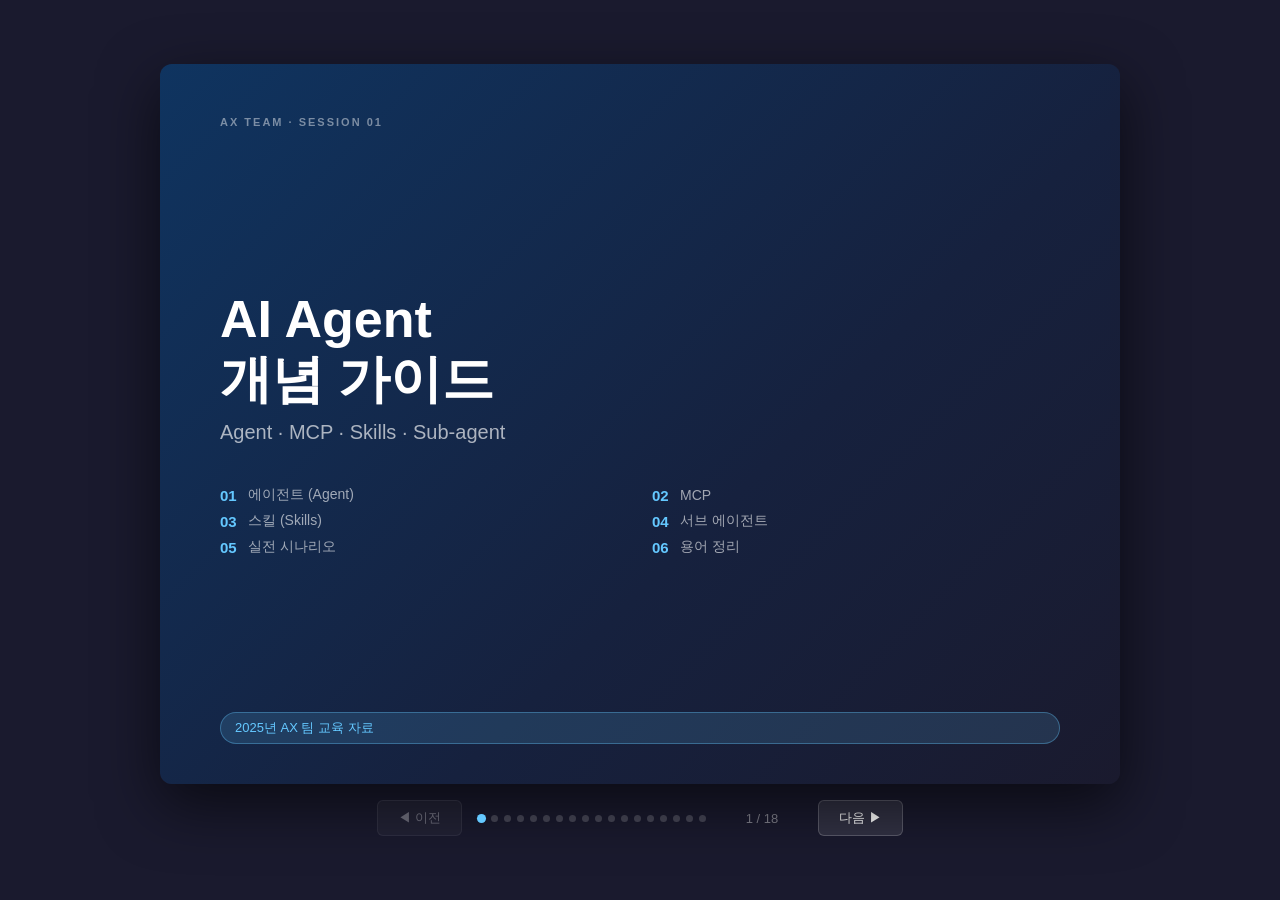
<file: week-1/AI_Agent_교육_자료.html>
<!DOCTYPE html>
<html lang="ko">
<head>
<meta charset="UTF-8">
<meta name="viewport" content="width=device-width, initial-scale=1.0">
<title>AI Agent 개념 가이드 - AX 팀 첫 번째 세션</title>
<style>
  * { box-sizing: border-box; margin: 0; padding: 0; }

  body {
    font-family: 'Segoe UI', 'Apple SD Gothic Neo', 'Noto Sans KR', sans-serif;
    background: #1a1a2e;
    display: flex;
    flex-direction: column;
    align-items: center;
    justify-content: center;
    min-height: 100vh;
    color: #e0e0e0;
  }

  /* ── Slideshow Container ── */
  #slideshow {
    width: 960px;
    height: 720px;
    position: relative;
    overflow: hidden;
    border-radius: 12px;
    box-shadow: 0 20px 60px rgba(0,0,0,0.6);
  }

  .slide {
    display: none;
    width: 100%;
    height: 100%;
    padding: 52px 60px 40px;
    position: absolute;
    top: 0; left: 0;
    overflow: hidden;
  }
  .slide.active { display: flex; flex-direction: column; }

  /* ── Colour Themes per slide ── */
  .theme-cover   { background: linear-gradient(135deg, #0f3460 0%, #16213e 60%, #1a1a2e 100%); }
  .theme-blue    { background: linear-gradient(135deg, #0d2137 0%, #162a40 100%); }
  .theme-teal    { background: linear-gradient(135deg, #0d3d3d 0%, #0a2b2b 100%); }
  .theme-purple  { background: linear-gradient(135deg, #1e0a40 0%, #2a0f5a 100%); }
  .theme-green   { background: linear-gradient(135deg, #0a2e14 0%, #0d3d1d 100%); }
  .theme-orange  { background: linear-gradient(135deg, #2e1a00 0%, #3d2400 100%); }
  .theme-dark    { background: linear-gradient(135deg, #1a1a2e 0%, #16213e 100%); }

  /* ── Slide header bar ── */
  .slide-label {
    font-size: 11px;
    font-weight: 600;
    letter-spacing: 2px;
    text-transform: uppercase;
    color: rgba(255,255,255,0.45);
    margin-bottom: 6px;
  }

  /* ── Cover slide ── */
  .cover-title {
    font-size: 52px;
    font-weight: 800;
    line-height: 1.15;
    color: #fff;
    margin-top: auto;
    margin-bottom: 12px;
  }
  .cover-subtitle {
    font-size: 20px;
    color: rgba(255,255,255,0.65);
    margin-bottom: 24px;
  }
  .cover-badge {
    display: inline-block;
    background: rgba(100,200,255,0.15);
    border: 1px solid rgba(100,200,255,0.35);
    color: #64c8ff;
    font-size: 13px;
    padding: 6px 14px;
    border-radius: 20px;
    margin-top: auto;
  }
  .cover-toc {
    display: grid;
    grid-template-columns: 1fr 1fr;
    gap: 8px 24px;
    margin-top: 18px;
  }
  .cover-toc-item {
    font-size: 14px;
    color: rgba(255,255,255,0.6);
    display: flex;
    align-items: center;
    gap: 8px;
  }
  .cover-toc-item .num {
    color: #64c8ff;
    font-weight: 700;
    font-size: 15px;
    min-width: 20px;
  }

  /* ── Section title slide ── */
  .section-num {
    font-size: 96px;
    font-weight: 900;
    color: rgba(255,255,255,0.06);
    line-height: 1;
    position: absolute;
    right: 50px;
    top: 40px;
  }
  .section-icon {
    font-size: 48px;
    margin-bottom: 12px;
  }
  .section-title {
    font-size: 44px;
    font-weight: 800;
    color: #fff;
    line-height: 1.2;
  }
  .section-en {
    font-size: 18px;
    color: rgba(255,255,255,0.45);
    margin-top: 6px;
  }
  .section-tagline {
    margin-top: 20px;
    font-size: 17px;
    color: rgba(255,255,255,0.75);
    border-left: 3px solid #64c8ff;
    padding-left: 14px;
    line-height: 1.6;
  }

  /* ── Content layout ── */
  h2.slide-title {
    font-size: 26px;
    font-weight: 700;
    color: #fff;
    margin-bottom: 20px;
    padding-bottom: 10px;
    border-bottom: 1px solid rgba(255,255,255,0.12);
  }
  h2.slide-title .accent { color: #64c8ff; }

  .content-body {
    flex: 1;
    overflow: hidden;
    display: flex;
    flex-direction: column;
    justify-content: flex-start;
  }

  /* ── Two-column layout ── */
  .cols2 {
    display: grid;
    grid-template-columns: 1fr 1fr;
    gap: 20px;
    flex: 1;
  }
  .cols3 {
    display: grid;
    grid-template-columns: 1fr 1fr 1fr;
    gap: 16px;
    flex: 1;
  }

  /* ── Cards ── */
  .card {
    background: rgba(255,255,255,0.06);
    border: 1px solid rgba(255,255,255,0.1);
    border-radius: 10px;
    padding: 18px 20px;
  }
  .card-title {
    font-size: 14px;
    font-weight: 700;
    color: #64c8ff;
    margin-bottom: 10px;
    display: flex;
    align-items: center;
    gap: 8px;
  }
  .card ul {
    list-style: none;
    display: flex;
    flex-direction: column;
    gap: 7px;
  }
  .card ul li {
    font-size: 13.5px;
    color: rgba(255,255,255,0.8);
    display: flex;
    align-items: flex-start;
    gap: 7px;
    line-height: 1.45;
  }
  .card ul li::before {
    content: '▸';
    color: #64c8ff;
    flex-shrink: 0;
    margin-top: 1px;
  }

  /* ── Table ── */
  .styled-table {
    width: 100%;
    border-collapse: collapse;
    font-size: 13.5px;
  }
  .styled-table th {
    background: rgba(100,200,255,0.15);
    color: #64c8ff;
    text-align: left;
    padding: 9px 12px;
    font-size: 12px;
    font-weight: 700;
    letter-spacing: 0.5px;
  }
  .styled-table td {
    padding: 8px 12px;
    color: rgba(255,255,255,0.82);
    border-bottom: 1px solid rgba(255,255,255,0.07);
    vertical-align: top;
    line-height: 1.45;
  }
  .styled-table tr:last-child td { border-bottom: none; }
  .styled-table tr:nth-child(even) td { background: rgba(255,255,255,0.03); }

  /* ── Code block ── */
  pre {
    background: rgba(0,0,0,0.4);
    border: 1px solid rgba(255,255,255,0.1);
    border-radius: 8px;
    padding: 14px 16px;
    font-size: 12.5px;
    line-height: 1.55;
    font-family: 'Consolas', 'D2Coding', 'Courier New', monospace;
    color: #b0e0ff;
    overflow: hidden;
    white-space: pre;
  }
  .kw  { color: #c586c0; }
  .str { color: #ce9178; }
  .cmt { color: #6a9955; }
  .num { color: #b5cea8; }
  .fn  { color: #dcdcaa; }
  .hi  { color: #9cdcfe; }

  /* ── Badge / pill ── */
  .badge {
    display: inline-block;
    padding: 3px 10px;
    border-radius: 12px;
    font-size: 11.5px;
    font-weight: 600;
  }
  .badge-blue   { background: rgba(100,200,255,0.18); color: #64c8ff; }
  .badge-green  { background: rgba(100,255,150,0.18); color: #64ff96; }
  .badge-red    { background: rgba(255,100,100,0.18); color: #ff9090; }
  .badge-yellow { background: rgba(255,220,100,0.18); color: #ffd664; }

  /* ── Comparison row ── */
  .vs-row {
    display: grid;
    grid-template-columns: 1fr 32px 1fr;
    gap: 10px;
    align-items: stretch;
  }
  .vs-side {
    background: rgba(255,255,255,0.05);
    border-radius: 8px;
    padding: 14px 16px;
  }
  .vs-side.bad  { border-left: 3px solid #ff6464; }
  .vs-side.good { border-left: 3px solid #64ff96; }
  .vs-mid {
    display: flex;
    align-items: center;
    justify-content: center;
    font-size: 20px;
    color: rgba(255,255,255,0.4);
    font-weight: 700;
  }
  .vs-label {
    font-size: 12px;
    font-weight: 700;
    letter-spacing: 1px;
    text-transform: uppercase;
    margin-bottom: 8px;
  }
  .vs-side.bad  .vs-label { color: #ff9090; }
  .vs-side.good .vs-label { color: #64ff96; }
  .vs-side p {
    font-size: 13px;
    color: rgba(255,255,255,0.72);
    line-height: 1.55;
  }

  /* ── Step list ── */
  .steps {
    display: flex;
    flex-direction: column;
    gap: 10px;
  }
  .step {
    display: flex;
    align-items: flex-start;
    gap: 12px;
  }
  .step-num {
    background: #64c8ff;
    color: #0d2137;
    font-weight: 800;
    font-size: 13px;
    min-width: 26px;
    height: 26px;
    border-radius: 50%;
    display: flex;
    align-items: center;
    justify-content: center;
    flex-shrink: 0;
    margin-top: 1px;
  }
  .step-text {
    font-size: 14px;
    color: rgba(255,255,255,0.82);
    line-height: 1.5;
  }
  .step-text strong { color: #fff; }

  /* ── Highlight box ── */
  .hbox {
    background: rgba(100,200,255,0.1);
    border: 1px solid rgba(100,200,255,0.25);
    border-radius: 8px;
    padding: 14px 18px;
    font-size: 14px;
    color: rgba(255,255,255,0.85);
    line-height: 1.6;
  }
  .hbox strong { color: #64c8ff; }

  /* ── Stat grid ── */
  .stat-grid {
    display: grid;
    grid-template-columns: repeat(4, 1fr);
    gap: 12px;
    flex: 1;
  }
  .stat-card {
    background: rgba(255,255,255,0.06);
    border: 1px solid rgba(255,255,255,0.1);
    border-radius: 10px;
    padding: 20px 16px;
    text-align: center;
    display: flex;
    flex-direction: column;
    align-items: center;
    justify-content: center;
  }
  .stat-value {
    font-size: 32px;
    font-weight: 900;
    color: #64ff96;
    line-height: 1;
    margin-bottom: 6px;
  }
  .stat-label {
    font-size: 12px;
    color: rgba(255,255,255,0.55);
    text-align: center;
    line-height: 1.4;
  }

  /* ── Arch diagram ── */
  .arch-box {
    background: rgba(0,0,0,0.3);
    border: 1px solid rgba(255,255,255,0.15);
    border-radius: 8px;
    padding: 14px 18px;
    font-family: 'Consolas', 'D2Coding', monospace;
    font-size: 12.5px;
    line-height: 1.7;
    color: #b0e0ff;
    flex: 1;
  }

  /* ── Glossary ── */
  .glossary {
    display: grid;
    grid-template-columns: 1fr 1fr;
    gap: 8px;
    flex: 1;
  }
  .glossary-item {
    background: rgba(255,255,255,0.04);
    border-radius: 7px;
    padding: 9px 12px;
    border-left: 3px solid rgba(100,200,255,0.4);
  }
  .glossary-term {
    font-size: 13px;
    font-weight: 700;
    color: #64c8ff;
    margin-bottom: 2px;
  }
  .glossary-en {
    font-size: 11px;
    color: rgba(255,255,255,0.4);
    margin-bottom: 4px;
    font-style: italic;
  }
  .glossary-def {
    font-size: 12.5px;
    color: rgba(255,255,255,0.72);
    line-height: 1.4;
  }

  /* ── Summary card ── */
  .summary-grid {
    display: grid;
    grid-template-columns: 1fr 1fr;
    gap: 14px;
    flex: 1;
  }
  .summary-card {
    background: rgba(255,255,255,0.05);
    border: 1px solid rgba(255,255,255,0.1);
    border-radius: 10px;
    padding: 18px 20px;
  }
  .summary-card .sc-icon { font-size: 28px; margin-bottom: 8px; }
  .summary-card .sc-title {
    font-size: 16px;
    font-weight: 700;
    color: #fff;
    margin-bottom: 4px;
  }
  .summary-card .sc-en {
    font-size: 11px;
    color: rgba(255,255,255,0.4);
    margin-bottom: 10px;
  }
  .summary-card .sc-def {
    font-size: 13px;
    color: rgba(255,255,255,0.7);
    margin-bottom: 6px;
    line-height: 1.5;
  }
  .summary-card .sc-key {
    font-size: 12px;
    color: #64c8ff;
    display: flex;
    align-items: center;
    gap: 6px;
  }
  .summary-card .sc-key::before { content: '⚡'; font-size: 11px; }

  /* ── Navigation ── */
  #nav {
    display: flex;
    align-items: center;
    gap: 16px;
    margin-top: 16px;
  }
  .nav-btn {
    background: rgba(255,255,255,0.1);
    border: 1px solid rgba(255,255,255,0.2);
    color: #fff;
    padding: 8px 20px;
    border-radius: 6px;
    cursor: pointer;
    font-size: 13px;
    font-family: inherit;
    transition: background 0.15s;
  }
  .nav-btn:hover { background: rgba(255,255,255,0.2); }
  .nav-btn:disabled { opacity: 0.3; cursor: default; }
  #slide-counter {
    font-size: 13px;
    color: rgba(255,255,255,0.45);
    min-width: 80px;
    text-align: center;
  }
  .dot-nav {
    display: flex;
    gap: 6px;
    flex-wrap: wrap;
    justify-content: center;
    max-width: 600px;
  }
  .dot {
    width: 7px;
    height: 7px;
    border-radius: 50%;
    background: rgba(255,255,255,0.2);
    cursor: pointer;
    transition: background 0.15s, transform 0.15s;
  }
  .dot.active {
    background: #64c8ff;
    transform: scale(1.3);
  }

  /* ── Misc utilities ── */
  .mt8  { margin-top: 8px; }
  .mt12 { margin-top: 12px; }
  .mt16 { margin-top: 16px; }
  .text-muted { color: rgba(255,255,255,0.45); font-size: 12px; }
  .emoji { font-style: normal; }
</style>
</head>
<body>

<div id="slideshow">

  <!-- ╔══════════════════════════════╗ -->
  <!-- ║  SLIDE 1 — COVER            ║ -->
  <!-- ╚══════════════════════════════╝ -->
  <div class="slide theme-cover active">
    <div class="slide-label">AX Team · Session 01</div>
    <div class="cover-title">AI Agent<br>개념 가이드</div>
    <div class="cover-subtitle">Agent · MCP · Skills · Sub-agent</div>
    <div class="cover-toc">
      <div class="cover-toc-item"><span class="num">01</span> 에이전트 (Agent)</div>
      <div class="cover-toc-item"><span class="num">02</span> MCP</div>
      <div class="cover-toc-item"><span class="num">03</span> 스킬 (Skills)</div>
      <div class="cover-toc-item"><span class="num">04</span> 서브 에이전트</div>
      <div class="cover-toc-item"><span class="num">05</span> 실전 시나리오</div>
      <div class="cover-toc-item"><span class="num">06</span> 용어 정리</div>
    </div>
    <div class="cover-badge">2025년 AX 팀 교육 자료</div>
  </div>

  <!-- ╔══════════════════════════════╗ -->
  <!-- ║  SLIDE 2 — Agent 섹션 타이틀 ║ -->
  <!-- ╚══════════════════════════════╝ -->
  <div class="slide theme-blue">
    <div class="section-num">01</div>
    <div style="margin-top:auto;margin-bottom:auto">
      <div class="section-icon">🤖</div>
      <div class="section-title">에이전트</div>
      <div class="section-en">Agent</div>
      <div class="section-tagline">
        언어 모델(LLM) + 도구(Tools) + 자율성(Autonomy)<br>
        질문에 답하는 <strong>관찰자</strong>가 아닌, 직접 <strong>행동하는 실행자</strong>
      </div>
    </div>
  </div>

  <!-- ╔══════════════════════════════╗ -->
  <!-- ║  SLIDE 3 — AI vs Agent 비교 ║ -->
  <!-- ╚══════════════════════════════╝ -->
  <div class="slide theme-blue">
    <div class="slide-label">01 · Agent</div>
    <h2 class="slide-title">일반 AI <span class="accent">vs</span> AI 에이전트</h2>
    <div class="content-body" style="gap:16px">
      <div class="vs-row">
        <div class="vs-side bad">
          <div class="vs-label">일반 AI 챗봇</div>
          <p>💬 질문에만 답함<br>📖 정보 제공<br>🔄 수동적 대화<br>❓ "어떻게 해요?"</p>
        </div>
        <div class="vs-mid">→</div>
        <div class="vs-side good">
          <div class="vs-label">AI 에이전트</div>
          <p>🛠️ 직접 작업 수행<br>🎯 목표 달성<br>🚀 능동적 행동<br>✅ "이렇게 해드렸어요"</p>
        </div>
      </div>
      <div class="hbox mt12">
        <strong>실제 예시</strong><br>
        <span style="color:rgba(255,255,255,0.6)">"웹사이트 성능 최적화해주세요"</span><br>
        일반 AI → 방법만 설명 &nbsp;|&nbsp; AI 에이전트 → 직접 분석·코드 수정·테스트·보고서 작성
      </div>
      <div class="cols3 mt8">
        <div class="card">
          <div class="card-title">🧠 언어 모델</div>
          <ul><li>추론 및 계획</li><li>상황 이해</li><li>의사결정</li></ul>
        </div>
        <div class="card">
          <div class="card-title">🛠️ 도구</div>
          <ul><li>파일 시스템</li><li>웹 검색</li><li>API 호출</li><li>코드 실행</li></ul>
        </div>
        <div class="card">
          <div class="card-title">🎯 자율성</div>
          <ul><li>자율적 실행</li><li>피드백 루프</li><li>결과 도달</li></ul>
        </div>
      </div>
    </div>
  </div>

  <!-- ╔══════════════════════════════╗ -->
  <!-- ║  SLIDE 4 — 에이전트 아키텍처  ║ -->
  <!-- ╚══════════════════════════════╝ -->
  <div class="slide theme-blue">
    <div class="slide-label">01 · Agent</div>
    <h2 class="slide-title">에이전트 <span class="accent">아키텍처</span> 유형 (2025)</h2>
    <div class="content-body" style="gap:14px">
      <div class="cols3">
        <div class="card">
          <div class="card-title" style="color:#ffd664">1단계 · 단일 에이전트</div>
          <ul>
            <li>간단한 작업, 프로토타입에 적합</li>
            <li>빠른 설정, 낮은 비용</li>
            <li>복잡한 작업에는 한계</li>
          </ul>
        </div>
        <div class="card">
          <div class="card-title" style="color:#64ff96">2단계 · 계층형</div>
          <ul>
            <li>관리자 + 전문가 팀 구조</li>
            <li>전문성 분리, 확장성 확보</li>
            <li>플래너 → 리서처 → 라이터 → QA</li>
          </ul>
        </div>
        <div class="card">
          <div class="card-title" style="color:#c586c0">3단계 · 연합 네트워크</div>
          <ul>
            <li>독립적 에이전트들이 협력</li>
            <li>최대 확장성, 병렬 처리</li>
            <li>2025-2026년 주류 패턴</li>
          </ul>
        </div>
      </div>
      <div class="hbox mt8">
        <strong>핵심 공식</strong> &nbsp; Agent = LLM + Tools + Autonomy<br>
        <span style="font-size:13px;color:rgba(255,255,255,0.6)">
          에이전트는 단순히 답을 생성하는 것이 아니라, 목표를 향해 <em>자율적으로 행동</em>합니다.
        </span>
      </div>
    </div>
  </div>

  <!-- ╔══════════════════════════════╗ -->
  <!-- ║  SLIDE 5 — MCP 섹션 타이틀  ║ -->
  <!-- ╚══════════════════════════════╝ -->
  <div class="slide theme-teal">
    <div class="section-num">02</div>
    <div style="margin-top:auto;margin-bottom:auto">
      <div class="section-icon">🔌</div>
      <div class="section-title">MCP</div>
      <div class="section-en">Model Context Protocol</div>
      <div class="section-tagline">
        AI를 위한 <strong>USB-C 표준</strong><br>
        모든 외부 시스템을 하나의 표준으로 연결하는 개방형 프로토콜
      </div>
    </div>
  </div>

  <!-- ╔══════════════════════════════╗ -->
  <!-- ║  SLIDE 6 — MCP 개요          ║ -->
  <!-- ╚══════════════════════════════╝ -->
  <div class="slide theme-teal">
    <div class="slide-label">02 · MCP</div>
    <h2 class="slide-title">MCP란 <span class="accent">무엇인가?</span></h2>
    <div class="content-body" style="gap:14px">
      <div class="vs-row">
        <div class="vs-side bad">
          <div class="vs-label">MCP 이전</div>
          <p style="font-size:12.5px;line-height:1.8">
            AI ──→ GitHub 전용 연결<br>
            AI ──→ Slack 전용 연결<br>
            AI ──→ Database 전용 연결<br>
            AI ──→ File System 전용 연결<br>
            = 각각 따로 개발 필요 ❌
          </p>
        </div>
        <div class="vs-mid">→</div>
        <div class="vs-side good">
          <div class="vs-label">MCP 이후</div>
          <p style="font-size:12.5px;line-height:1.8">
            AI ──→ MCP ──→ GitHub<br>
            &nbsp;&nbsp;&nbsp;&nbsp;&nbsp;&nbsp;&nbsp;&nbsp;&nbsp;&nbsp;&nbsp;&nbsp;├────→ Slack<br>
            &nbsp;&nbsp;&nbsp;&nbsp;&nbsp;&nbsp;&nbsp;&nbsp;&nbsp;&nbsp;&nbsp;&nbsp;├────→ Database<br>
            &nbsp;&nbsp;&nbsp;&nbsp;&nbsp;&nbsp;&nbsp;&nbsp;&nbsp;&nbsp;&nbsp;&nbsp;└────→ File System<br>
            = 하나의 표준으로 모두 연결 ✅
          </p>
        </div>
      </div>
      <div class="cols3 mt8">
        <div class="card">
          <div class="card-title" style="color:#64ff96">표준화</div>
          <ul><li>단일 표준 프로토콜</li><li>재사용 가능한 커넥터</li><li>확장 용이</li></ul>
        </div>
        <div class="card">
          <div class="card-title" style="color:#64c8ff">상황 공유</div>
          <ul><li>데이터 + 의미(Context) 전송</li><li>전년 대비 증감, 원인까지 전달</li><li>깊이 있는 AI 판단 가능</li></ul>
        </div>
        <div class="card">
          <div class="card-title" style="color:#ffd664">양방향 통신</div>
          <ul><li>읽기: AI가 데이터 수집</li><li>쓰기: AI가 직접 작업 수행</li><li>실시간 상호작용</li></ul>
        </div>
      </div>
    </div>
  </div>

  <!-- ╔══════════════════════════════╗ -->
  <!-- ║  SLIDE 7 — MCP 업계 현황     ║ -->
  <!-- ╚══════════════════════════════╝ -->
  <div class="slide theme-teal">
    <div class="slide-label">02 · MCP</div>
    <h2 class="slide-title">MCP <span class="accent">도입 현황</span> (2025)</h2>
    <div class="content-body" style="gap:14px">
      <table class="styled-table">
        <thead>
          <tr>
            <th>회사</th>
            <th>도입 현황</th>
            <th>활용 사례</th>
          </tr>
        </thead>
        <tbody>
          <tr><td><strong>Anthropic</strong></td><td><span class="badge badge-blue">창시자</span></td><td>Claude 전면 탑재 (2024.11 오픈소스 공개)</td></tr>
          <tr><td><strong>OpenAI</strong></td><td><span class="badge badge-green">채택</span></td><td>Agents SDK에 통합 (2025.3)</td></tr>
          <tr><td><strong>Google</strong></td><td><span class="badge badge-green">전면 지원</span></td><td>Gemini 탑재, Maps·Cloud DB 공개</td></tr>
          <tr><td><strong>Microsoft</strong></td><td><span class="badge badge-yellow">도입 중</span></td><td>Agentic AI Foundation 공동 설립, Azure 통합 예정</td></tr>
          <tr><td><strong>Hugging Face</strong></td><td><span class="badge badge-yellow">통합 중</span></td><td>프레임워크 통합, 개발자 도구 강화</td></tr>
        </tbody>
      </table>
      <div class="hbox mt8">
        <strong>결론:</strong> MCP는 2025년 현재 사실상 <strong>업계 표준(de facto standard)</strong>이 되었습니다.
        AI와 외부 시스템을 연결할 때 MCP를 쓰면 한 번 구현으로 모든 AI에 연결 가능합니다.
      </div>
    </div>
  </div>

  <!-- ╔══════════════════════════════╗ -->
  <!-- ║  SLIDE 8 — Skills 섹션 타이틀║ -->
  <!-- ╚══════════════════════════════╝ -->
  <div class="slide theme-purple">
    <div class="section-num">03</div>
    <div style="margin-top:auto;margin-bottom:auto">
      <div class="section-icon">📦</div>
      <div class="section-title">스킬</div>
      <div class="section-en">Skills</div>
      <div class="section-tagline">
        AI의 <strong>전문 자격증</strong><br>
        재사용 가능한 전문 지식 패키지 — 필요할 때 자동으로 로드됩니다
      </div>
    </div>
  </div>

  <!-- ╔══════════════════════════════╗ -->
  <!-- ║  SLIDE 9 — Skills 개요       ║ -->
  <!-- ╚══════════════════════════════╝ -->
  <div class="slide theme-purple">
    <div class="slide-label">03 · Skills</div>
    <h2 class="slide-title">스킬 <span class="accent">구조</span>와 <span class="accent">3단계 로딩</span></h2>
    <div class="content-body">
      <div class="cols2" style="gap:16px">
        <div style="display:flex;flex-direction:column;gap:12px">
          <div class="card">
            <div class="card-title">📁 스킬 폴더 구성</div>
            <ul>
              <li><strong>SKILL.md</strong> (필수) — 메타데이터 + 지시사항</li>
              <li><strong>scripts/</strong> (선택) — Python, Bash 스크립트</li>
              <li><strong>references/</strong> (선택) — 참조 문서</li>
              <li><strong>assets/</strong> (선택) — 템플릿, 폰트, 아이콘</li>
            </ul>
          </div>
        </div>
        <div style="display:flex;flex-direction:column;gap:10px">
          <div class="card" style="border-left:3px solid #ffd664">
            <div class="card-title" style="color:#ffd664">1단계 — 항상 로드</div>
            <ul><li>YAML 프론트매터</li><li>스킬 이름 · 설명</li><li>"언제 사용할지" 판단 정보</li></ul>
          </div>
          <div class="card" style="border-left:3px solid #64c8ff">
            <div class="card-title">2단계 — 관련 시 로드</div>
            <ul><li>SKILL.md 본문 전체</li><li>전체 지시사항 · 상세 가이드</li></ul>
          </div>
          <div class="card" style="border-left:3px solid #c586c0">
            <div class="card-title" style="color:#c586c0">3단계 — 필요시 로드</div>
            <ul><li>참조 문서 · 스크립트 · 추가 자산</li></ul>
          </div>
        </div>
      </div>
    </div>
  </div>

  <!-- ╔════════════════════════════════╗ -->
  <!-- ║  SLIDE 10 — Skills vs Others  ║ -->
  <!-- ╚════════════════════════════════╝ -->
  <div class="slide theme-purple">
    <div class="slide-label">03 · Skills</div>
    <h2 class="slide-title">프롬프트 vs 스킬 vs <span class="accent">서브 에이전트</span></h2>
    <div class="content-body" style="gap:14px">
      <table class="styled-table">
        <thead>
          <tr>
            <th>특징</th>
            <th>📝 프롬프트</th>
            <th>📦 스킬</th>
            <th>🤖 서브 에이전트</th>
          </tr>
        </thead>
        <tbody>
          <tr><td><strong>구조</strong></td><td>텍스트 지시사항</td><td>파일 시스템 폴더</td><td>독립적 AI 인스턴스</td></tr>
          <tr><td><strong>맥락</strong></td><td>매번 반복 입력</td><td>자동 로드</td><td>독립적 컨텍스트</td></tr>
          <tr><td><strong>전문성</strong></td><td>일반적</td><td>도메인별 패키지</td><td>깊이 있는 특화</td></tr>
          <tr><td><strong>용도</strong></td><td>빠른 수정</td><td>재사용 가능한 표준</td><td>복잡한 작업 위임</td></tr>
          <tr><td><strong>예시</strong></td><td>"React로 작성"</td><td>React 스킬 폴더</td><td>Frontend 서브 에이전트</td></tr>
        </tbody>
      </table>
      <div class="hbox mt12">
        <strong>팀 컨벤션도 스킬로!</strong><br>
        <span style="font-size:13px;color:rgba(255,255,255,0.65)">
          API 설계 표준, 코드 리뷰 체크리스트, 테스트 전략 등 팀의 노하우를
          스킬로 패키징하면 모든 에이전트가 동일한 기준으로 작업합니다.
        </span>
      </div>
    </div>
  </div>

  <!-- ╔════════════════════════════════════╗ -->
  <!-- ║  SLIDE 11 — Sub-agent 섹션 타이틀 ║ -->
  <!-- ╚════════════════════════════════════╝ -->
  <div class="slide theme-green">
    <div class="section-num">04</div>
    <div style="margin-top:auto;margin-bottom:auto">
      <div class="section-icon">👥</div>
      <div class="section-title">서브 에이전트</div>
      <div class="section-en">Sub-agent</div>
      <div class="section-tagline">
        메인 에이전트가 <strong>프로젝트 매니저</strong>라면<br>
        서브 에이전트들은 <strong>개발자 · 디자이너 · QA 엔지니어</strong>
      </div>
    </div>
  </div>

  <!-- ╔════════════════════════════════╗ -->
  <!-- ║  SLIDE 12 — Sub-agent 개요    ║ -->
  <!-- ╚════════════════════════════════╝ -->
  <div class="slide theme-green">
    <div class="slide-label">04 · Sub-agent</div>
    <h2 class="slide-title">서브 에이전트 <span class="accent">특징</span>과 <span class="accent">성능</span></h2>
    <div class="content-body" style="gap:14px">
      <div class="cols2">
        <div style="display:flex;flex-direction:column;gap:10px">
          <div class="card">
            <div class="card-title">서브 에이전트 = 특화된 독립 AI</div>
            <ul>
              <li>각자의 독립 컨텍스트 윈도우</li>
              <li>작업별 최적화된 도구·지시사항</li>
              <li>메인 에이전트가 계획·조율·종합</li>
            </ul>
          </div>
          <div class="card" style="border-left:3px solid #64ff96">
            <div class="card-title" style="color:#64ff96">✅ 서브 에이전트 적합</div>
            <ul>
              <li>복잡한 다단계 작업 (10단계+)</li>
              <li>병렬 처리가 필요한 경우</li>
              <li>각 분야 전문성이 필요한 경우</li>
              <li>컨텍스트 한계 초과 우려</li>
            </ul>
          </div>
        </div>
        <div>
          <div class="stat-grid" style="grid-template-columns: 1fr 1fr; height:100%;">
            <div class="stat-card">
              <div class="stat-value">40~60%</div>
              <div class="stat-label">작업 시간<br>단축</div>
            </div>
            <div class="stat-card">
              <div class="stat-value">+90%</div>
              <div class="stat-label">성공률<br>향상</div>
            </div>
            <div class="stat-card">
              <div class="stat-value" style="color:#ffd664">-95%</div>
              <div class="stat-label">비용<br>절감 가능</div>
            </div>
            <div class="stat-card">
              <div class="stat-value" style="color:#c586c0">전문적</div>
              <div class="stat-label">결과물<br>품질</div>
            </div>
          </div>
        </div>
      </div>
      <div class="text-muted mt8">* 출처: Anthropic 멀티 에이전트 연구 시스템 (2025) — 혼합 접근법 기준</div>
    </div>
  </div>

  <!-- ╔════════════════════════════════╗ -->
  <!-- ║  SLIDE 13 — 시나리오 타이틀   ║ -->
  <!-- ╚════════════════════════════════╝ -->
  <div class="slide theme-orange">
    <div class="section-num">05</div>
    <div style="margin-top:auto;margin-bottom:auto">
      <div class="section-icon">🎯</div>
      <div class="section-title">실전 시나리오</div>
      <div class="section-en">Real-world Scenarios</div>
      <div class="section-tagline">
        이커머스 · 금융 · 헬스케어 — 3가지 산업 분야에서<br>
        Agent + MCP + Skills + Sub-agent가 실제로 어떻게 동작하는지 살펴봅니다
      </div>
    </div>
  </div>

  <!-- ╔════════════════════════════════╗ -->
  <!-- ║  SLIDE 14 — 시나리오 1        ║ -->
  <!-- ╚════════════════════════════════╝ -->
  <div class="slide theme-orange">
    <div class="slide-label">05 · Scenarios — 시나리오 1</div>
    <h2 class="slide-title">🛒 이커머스 플랫폼 개발 <span class="accent">ShopAI</span></h2>
    <div class="content-body" style="gap:12px">
      <div class="hbox" style="padding:10px 16px">
        <strong>상황:</strong> 스타트업 ShopAI, 3개월 내 MVP 출시 목표 · 프론트엔드 2명 · 백엔드 2명 · 2025년 Q1
      </div>
      <div class="cols2" style="flex:1">
        <div style="display:flex;flex-direction:column;gap:8px">
          <div class="card">
            <div class="card-title">서브 에이전트 팀</div>
            <ul>
              <li>Frontend — React/Next.js 스킬, UI/UX</li>
              <li>Backend — Node.js/Express, RESTful API</li>
              <li>Database — PostgreSQL 스키마, ORM</li>
              <li>Security — OWASP Top 10, 인증/인가</li>
              <li>QA — E2E 테스트, 성능 테스트</li>
            </ul>
          </div>
        </div>
        <div style="display:flex;flex-direction:column;gap:8px">
          <div class="card">
            <div class="card-title">MCP 연동</div>
            <ul>
              <li>GitHub MCP — 코드 저장소 · PR 검토</li>
              <li>Slack MCP — 팀 알림 자동화</li>
              <li>Database MCP — 제품 데이터 · 재고</li>
              <li>Payment MCP — 결제 · 주문 처리</li>
            </ul>
          </div>
          <div class="card" style="border-left:3px solid #64ff96">
            <div class="card-title" style="color:#64ff96">결과</div>
            <ul>
              <li>개발 기간 12주 → <strong>8주</strong> (33% 단축)</li>
              <li>버그 밀도 40% 감소, 커버리지 85%</li>
              <li>초기부터 보안 고려 → 취약점 0건</li>
            </ul>
          </div>
        </div>
      </div>
    </div>
  </div>

  <!-- ╔════════════════════════════════╗ -->
  <!-- ║  SLIDE 15 — 시나리오 2·3      ║ -->
  <!-- ╚════════════════════════════════╝ -->
  <div class="slide theme-orange">
    <div class="slide-label">05 · Scenarios — 시나리오 2 · 3</div>
    <h2 class="slide-title">🏦 금융 리스크 <span class="accent">FinBank</span> &amp; 🏥 헬스케어 <span class="accent">MedAI</span></h2>
    <div class="content-body">
      <div class="cols2" style="flex:1;gap:16px">
        <div style="display:flex;flex-direction:column;gap:8px">
          <div class="hbox" style="padding:8px 14px;font-size:13px">
            대형 은행, AI 기반 실시간 리스크 분석 · 규제 준수
          </div>
          <div class="card">
            <div class="card-title">서브 에이전트</div>
            <ul>
              <li>Data Analyst — 거래 패턴 · 이상 탐지</li>
              <li>Compliance — Basel III · 보고서</li>
              <li>Security Auditor — 감사 로그 분석</li>
              <li>Model Validator — ML 모델 검증</li>
            </ul>
          </div>
          <div class="card" style="border-left:3px solid #64ff96">
            <div class="card-title" style="color:#64ff96">결과</div>
            <ul>
              <li>오탐율 60%, 미탐율 45% 감소</li>
              <li>규제 보고 시간 80% 단축</li>
              <li>운영 비용 40% 절감</li>
            </ul>
          </div>
        </div>
        <div style="display:flex;flex-direction:column;gap:8px">
          <div class="hbox" style="padding:8px 14px;font-size:13px">
            대학병원, AI 기반 진단 보조 · HIPAA 준수 · 의료기기 인증
          </div>
          <div class="card">
            <div class="card-title">서브 에이전트</div>
            <ul>
              <li>Medical Imaging — X-ray/CT/MRI</li>
              <li>Lab Results — 혈액 검사 판독</li>
              <li>Medical Records — EHR 분석</li>
              <li>Clinical Decision — 치료 계획 제안</li>
              <li>Privacy Officer — HIPAA 준수</li>
            </ul>
          </div>
          <div class="card" style="border-left:3px solid #64ff96">
            <div class="card-title" style="color:#64ff96">결과</div>
            <ul>
              <li>초기 진단 정확도 92%</li>
              <li>문서 작성 70%, 영상 판독 50% 단축</li>
              <li>약물 상호작용 경고 100% 감지</li>
            </ul>
          </div>
        </div>
      </div>
    </div>
  </div>

  <!-- ╔════════════════════════════════╗ -->
  <!-- ║  SLIDE 16 — 용어 정리         ║ -->
  <!-- ╚════════════════════════════════╝ -->
  <div class="slide theme-dark">
    <div class="slide-label">06 · 용어 정리</div>
    <h2 class="slide-title">핵심 <span class="accent">용어</span> 정리</h2>
    <div class="content-body">
      <div class="glossary">
        <div class="glossary-item">
          <div class="glossary-term">에이전트</div>
          <div class="glossary-en">Agent</div>
          <div class="glossary-def">도구를 사용해 자율적으로 작업을 수행하는 AI 시스템</div>
        </div>
        <div class="glossary-item">
          <div class="glossary-term">서브 에이전트</div>
          <div class="glossary-en">Sub-agent</div>
          <div class="glossary-def">특정 작업에 특화된 독립적 AI 인스턴스</div>
        </div>
        <div class="glossary-item">
          <div class="glossary-term">모델 컨텍스트 프로토콜</div>
          <div class="glossary-en">Model Context Protocol (MCP)</div>
          <div class="glossary-def">AI 시스템을 위한 개방형 연결 표준</div>
        </div>
        <div class="glossary-item">
          <div class="glossary-term">스킬</div>
          <div class="glossary-en">Skill</div>
          <div class="glossary-def">재사용 가능한 전문 지식 패키지</div>
        </div>
        <div class="glossary-item">
          <div class="glossary-term">오케스트레이션</div>
          <div class="glossary-en">Orchestration</div>
          <div class="glossary-def">여러 AI 컴포넌트를 조율하는 프로세스</div>
        </div>
        <div class="glossary-item">
          <div class="glossary-term">컨텍스트 윈도우</div>
          <div class="glossary-en">Context Window</div>
          <div class="glossary-def">AI가 한 번에 처리할 수 있는 정보량</div>
        </div>
        <div class="glossary-item">
          <div class="glossary-term">피드백 루프</div>
          <div class="glossary-en">Feedback Loop</div>
          <div class="glossary-def">결과를 바탕으로 시스템을 개선하는 순환</div>
        </div>
        <div class="glossary-item">
          <div class="glossary-term">연합 에이전트</div>
          <div class="glossary-en">Federated Agent</div>
          <div class="glossary-def">독립적 에이전트들의 협력 네트워크</div>
        </div>
        <div class="glossary-item">
          <div class="glossary-term">계층형 아키텍처</div>
          <div class="glossary-en">Hierarchical Architecture</div>
          <div class="glossary-def">상위-하위 관계의 조직 구조</div>
        </div>
        <div class="glossary-item">
          <div class="glossary-term">훅</div>
          <div class="glossary-en">Hook</div>
          <div class="glossary-def">특정 이벤트 시 자동 실행되는 작업</div>
        </div>
      </div>
    </div>
  </div>

  <!-- ╔════════════════════════════════╗ -->
  <!-- ║  SLIDE 17 — Summary           ║ -->
  <!-- ╚════════════════════════════════╝ -->
  <div class="slide theme-cover">
    <div class="slide-label">Summary</div>
    <h2 class="slide-title" style="font-size:28px;border:none;padding:0;margin-bottom:16px">
      🎯 4가지 핵심 개념 요약
    </h2>
    <div class="content-body">
      <div class="summary-grid">
        <div class="summary-card">
          <div class="sc-icon">🤖</div>
          <div class="sc-title">에이전트 (Agent)</div>
          <div class="sc-en">LLM + Tools + Autonomy</div>
          <div class="sc-def">도구를 사용해 자율적으로 목표를 달성하는 AI 시스템</div>
          <div class="sc-key">결과를 직접 만들어냄</div>
        </div>
        <div class="summary-card">
          <div class="sc-icon">🔌</div>
          <div class="sc-title">MCP</div>
          <div class="sc-en">Model Context Protocol</div>
          <div class="sc-def">AI와 외부 시스템을 연결하는 개방형 표준 — AI를 위한 USB-C</div>
          <div class="sc-key">모든 시스템을 하나로 연결</div>
        </div>
        <div class="summary-card">
          <div class="sc-icon">📦</div>
          <div class="sc-title">스킬 (Skills)</div>
          <div class="sc-en">Reusable Knowledge Package</div>
          <div class="sc-def">AI의 전문 자격증 — 필요할 때 자동으로 로드되는 도메인 지식</div>
          <div class="sc-key">상황별 전문 지식 제공</div>
        </div>
        <div class="summary-card">
          <div class="sc-icon">👥</div>
          <div class="sc-title">서브 에이전트</div>
          <div class="sc-en">Sub-agent</div>
          <div class="sc-def">특정 작업에 특화된 독립 AI — 병렬 작업으로 속도·품질 극대화</div>
          <div class="sc-key">작업 시간 40~60% 단축</div>
        </div>
      </div>
    </div>
  </div>

  <!-- ╔════════════════════════════════╗ -->
  <!-- ║  SLIDE 18 — 2025 트렌드 & Q&A ║ -->
  <!-- ╚════════════════════════════════╝ -->
  <div class="slide theme-blue">
    <div class="slide-label">Wrap-up</div>
    <h2 class="slide-title">🚀 2025년 트렌드 &amp; <span class="accent">실습 과제</span></h2>
    <div class="content-body" style="gap:14px">
      <div class="cols2">
        <div style="display:flex;flex-direction:column;gap:10px">
          <div class="card">
            <div class="card-title">2025년 주요 흐름</div>
            <ul>
              <li>단일 → <strong>다중 에이전트</strong>: 팀이 더 강함</li>
              <li>MCP <strong>업계 표준</strong>화: 재사용 가능한 커넥터</li>
              <li>지식 <strong>패키지화</strong>: 스킬로 자동 로드</li>
              <li><strong>비용 최적화</strong>: 오케스트레이터는 고성능, 작업자는 경량 모델</li>
            </ul>
          </div>
        </div>
        <div style="display:flex;flex-direction:column;gap:10px">
          <div class="card">
            <div class="card-title" style="color:#64ff96">💻 실습 프로젝트</div>
            <ul>
              <li>Hello Agent — 간단한 에이전트 만들기</li>
              <li>MCP Connector — 나만의 MCP 서버 만들기</li>
              <li>Custom Skill — 팀 규칙을 스킬로 변환</li>
              <li>Multi-Agent — 서브 에이전트 팀 구축</li>
            </ul>
          </div>
          <div class="hbox" style="padding:10px 14px;font-size:13px">
            <strong>생각해볼 질문</strong><br>
            현재 프로젝트에 에이전트를 어떻게 적용할 수 있을까요?<br>
            팀의 어떤 지식을 스킬로 만들면 좋을까요?
          </div>
        </div>
      </div>
      <div style="text-align:center;margin-top:auto;padding-top:12px">
        <span style="font-size:13px;color:rgba(255,255,255,0.35)">
          docs.anthropic.com &nbsp;|&nbsp; modelcontextprotocol.io &nbsp;|&nbsp; docs.anthropic.com/claude-code
        </span>
      </div>
    </div>
  </div>

</div><!-- #slideshow -->

<!-- Navigation -->
<div id="nav">
  <button class="nav-btn" id="prev-btn" onclick="changeSlide(-1)" disabled>◀ 이전</button>
  <div class="dot-nav" id="dot-nav"></div>
  <span id="slide-counter">1 / 18</span>
  <button class="nav-btn" id="next-btn" onclick="changeSlide(1)">다음 ▶</button>
</div>

<script>
  const slides = document.querySelectorAll('.slide');
  const total  = slides.length;
  let current  = 0;

  // Build dots
  const dotNav = document.getElementById('dot-nav');
  for (let i = 0; i < total; i++) {
    const d = document.createElement('div');
    d.className = 'dot' + (i === 0 ? ' active' : '');
    d.title = 'Slide ' + (i + 1);
    d.addEventListener('click', () => goTo(i));
    dotNav.appendChild(d);
  }

  function goTo(n) {
    slides[current].classList.remove('active');
    dotNav.children[current].classList.remove('active');
    current = Math.max(0, Math.min(total - 1, n));
    slides[current].classList.add('active');
    dotNav.children[current].classList.add('active');
    document.getElementById('slide-counter').textContent = (current + 1) + ' / ' + total;
    document.getElementById('prev-btn').disabled = current === 0;
    document.getElementById('next-btn').disabled = current === total - 1;
  }

  function changeSlide(dir) { goTo(current + dir); }

  document.addEventListener('keydown', e => {
    if (e.key === 'ArrowRight' || e.key === 'ArrowDown'  || e.key === ' ') changeSlide(1);
    if (e.key === 'ArrowLeft'  || e.key === 'ArrowUp')                       changeSlide(-1);
  });
</script>
</body>
</html>
</file>
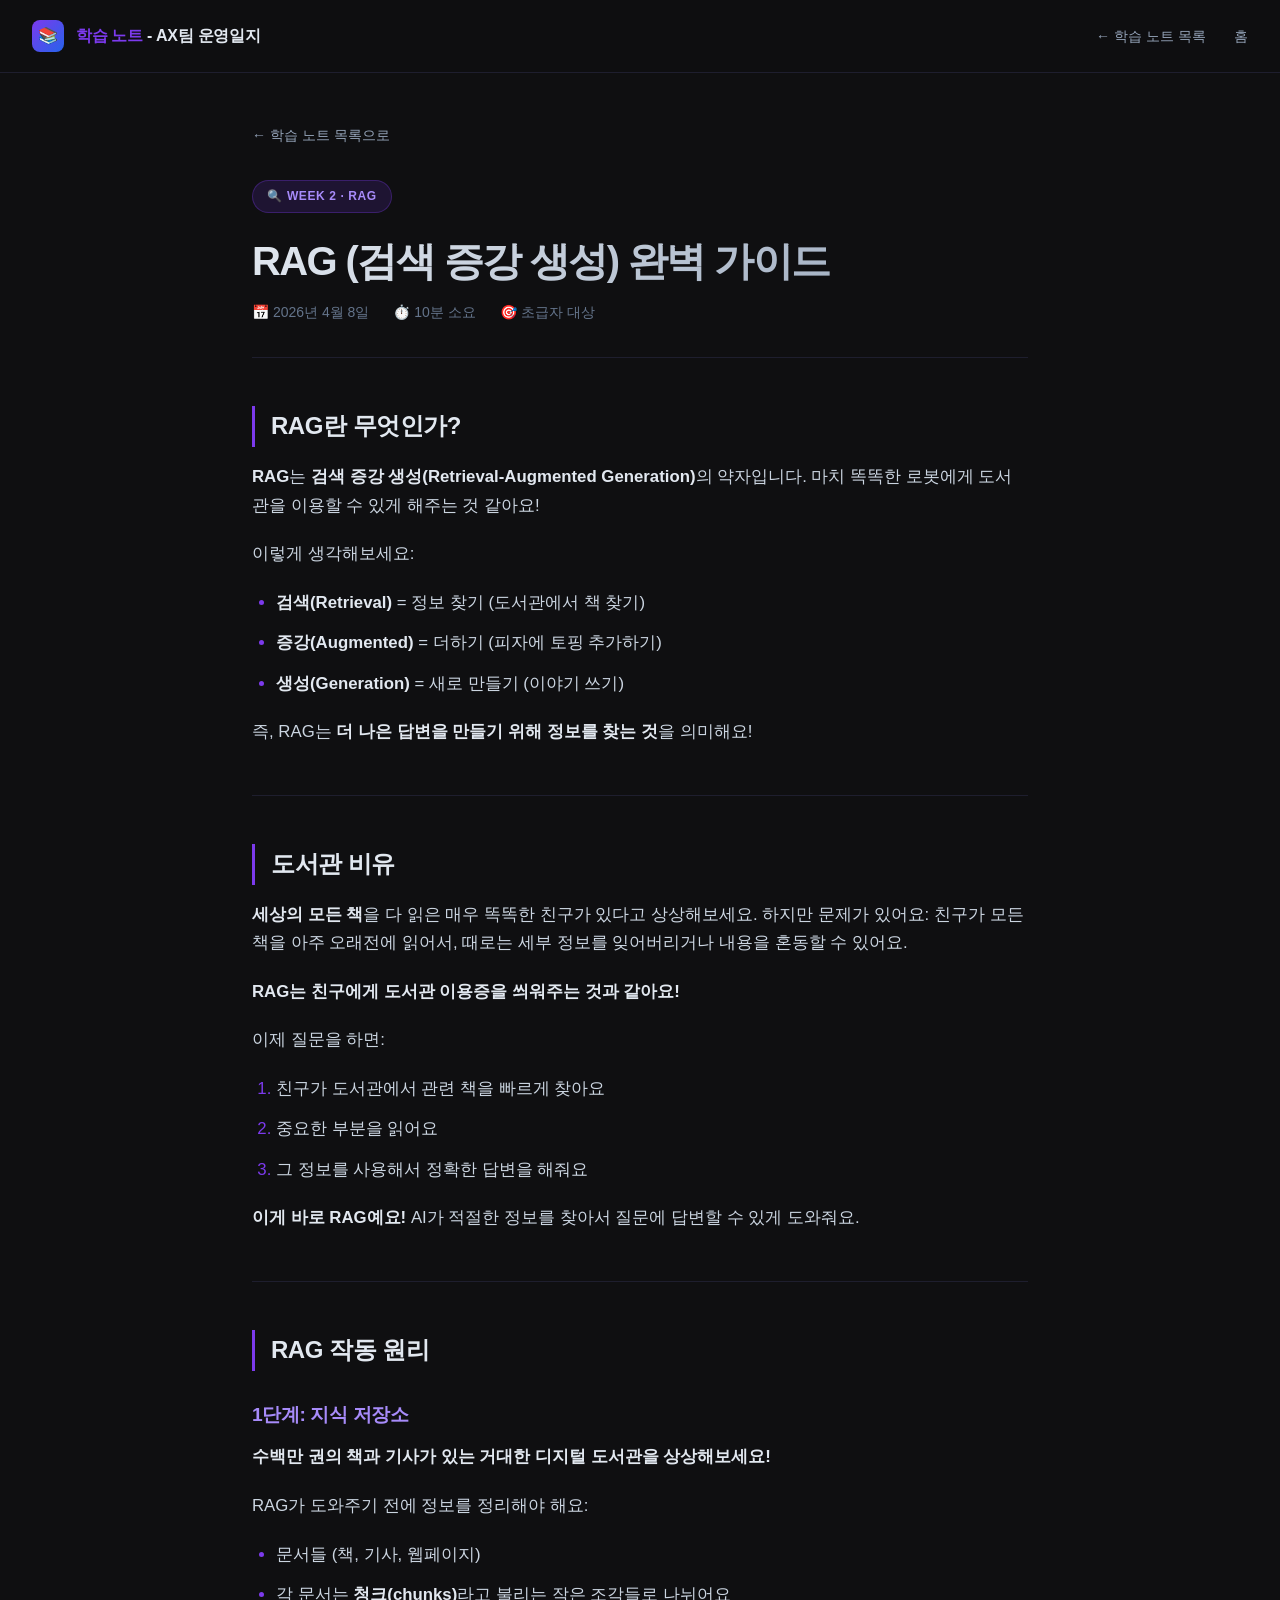
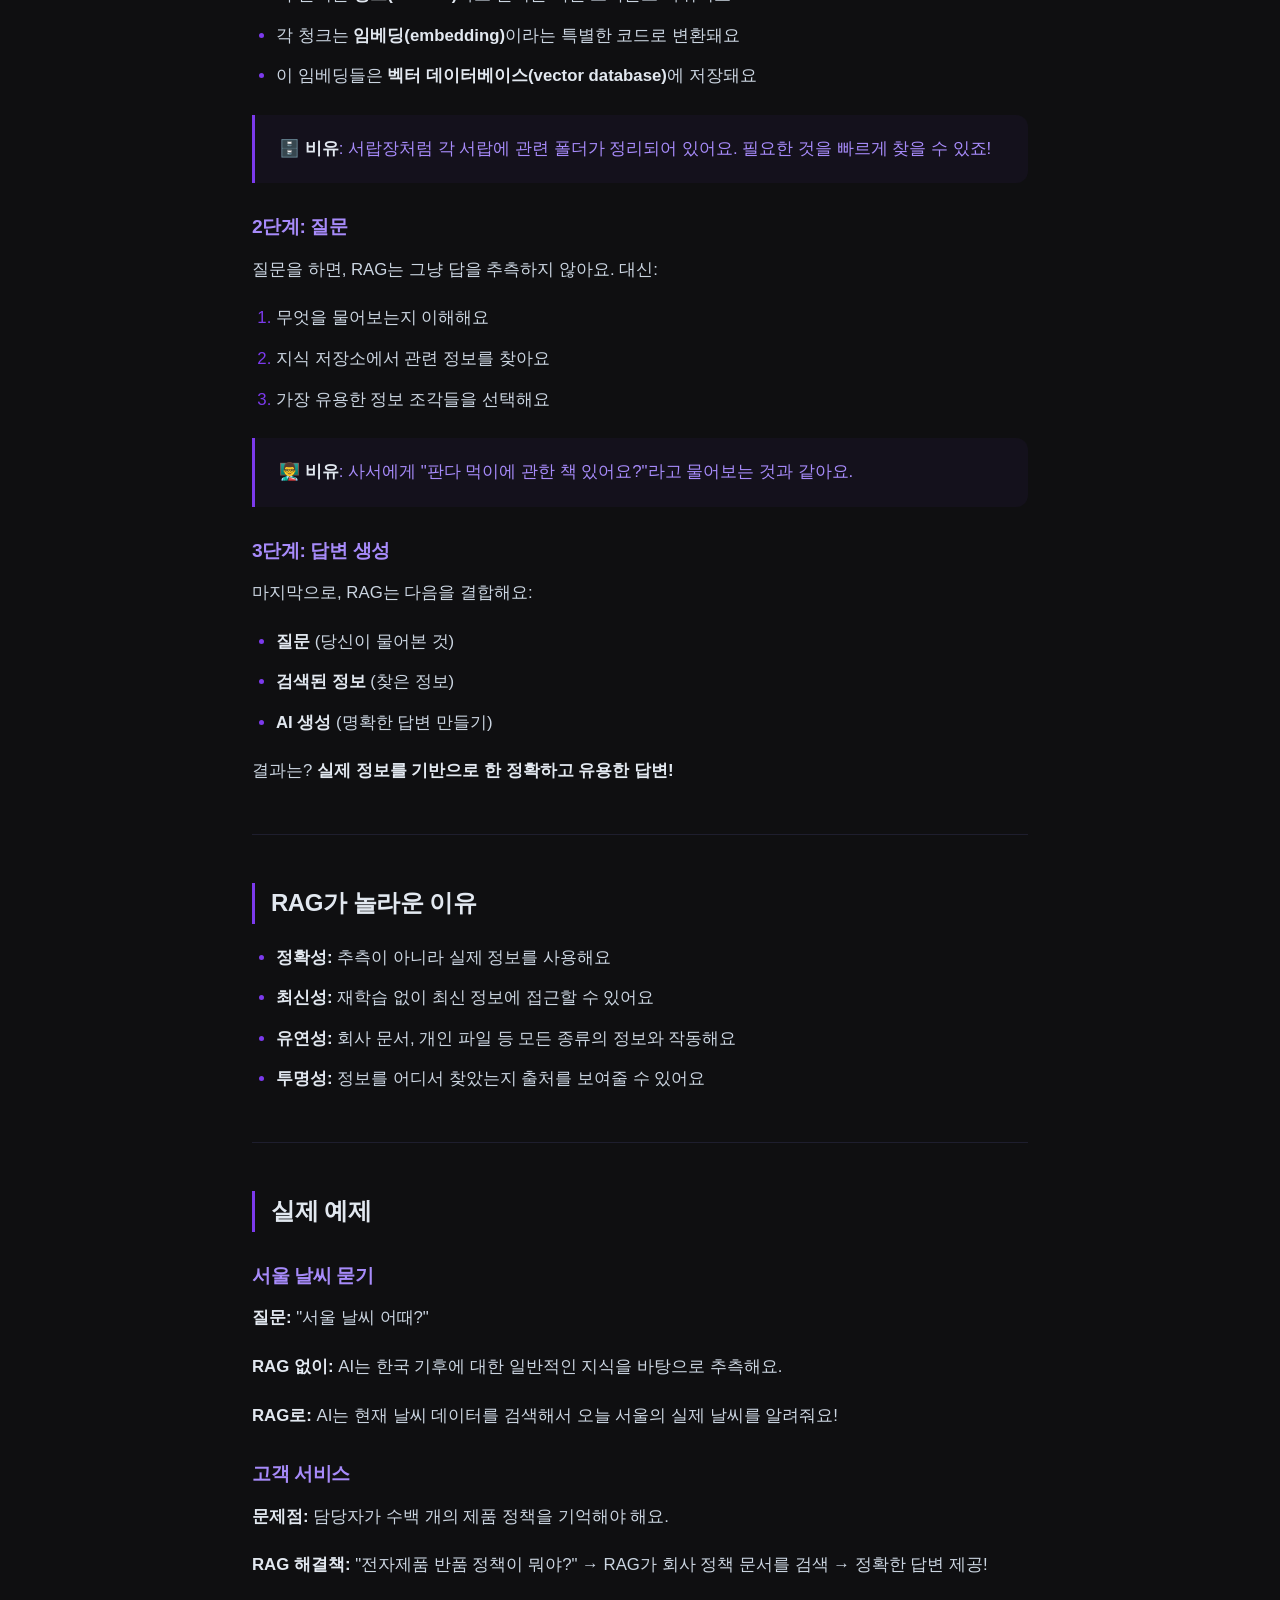
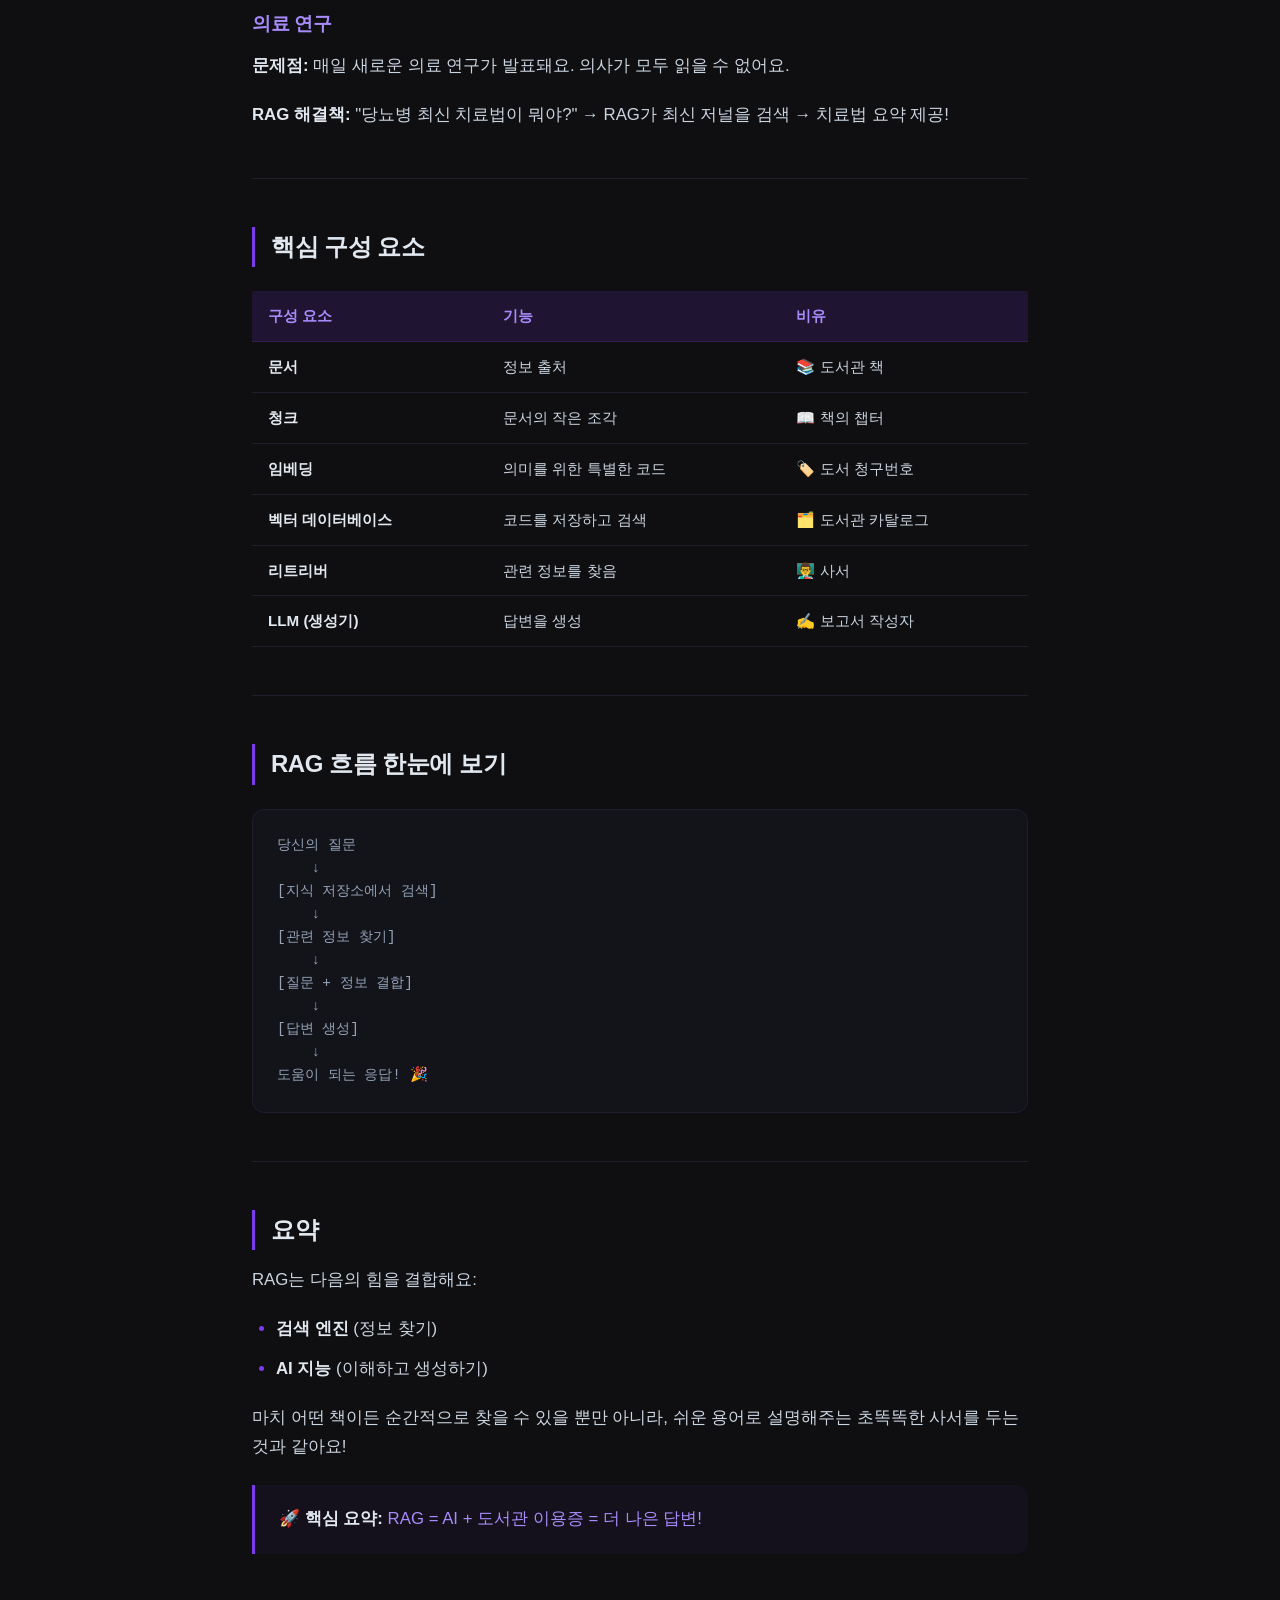
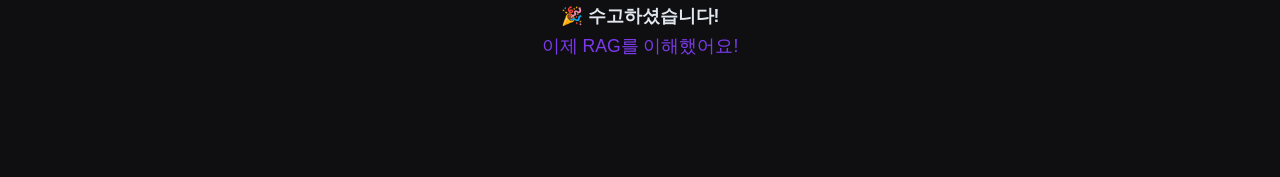
<file: week-2/rag-guide.html>
<!DOCTYPE html>
<html lang="ko">
<head>
  <meta charset="UTF-8" />
  <meta name="viewport" content="width=device-width, initial-scale=1.0" />
  <title>RAG (검색 증강 생성) - AX팀 학습 노트</title>
  <style>
    * { margin: 0; padding: 0; box-sizing: border-box; }

    body {
      font-family: -apple-system, BlinkMacSystemFont, 'Segoe UI', 'Noto Sans KR', sans-serif;
      background: #0f0f11;
      color: #e2e8f0;
      line-height: 1.7;
      min-height: 100vh;
    }

    /* Header */
    header {
      border-bottom: 1px solid #1e1e2e;
      padding: 1.25rem 2rem;
      display: flex;
      align-items: center;
      justify-content: space-between;
      position: sticky;
      top: 0;
      background: rgba(15, 15, 17, 0.95);
      backdrop-filter: blur(12px);
      z-index: 100;
    }

    .logo {
      display: flex;
      align-items: center;
      gap: 0.75rem;
    }

    .logo-icon {
      width: 32px;
      height: 32px;
      background: linear-gradient(135deg, #7c3aed, #2563eb);
      border-radius: 8px;
      display: flex;
      align-items: center;
      justify-content: center;
      font-size: 16px;
    }

    .logo-text {
      font-size: 1rem;
      font-weight: 700;
      letter-spacing: -0.02em;
    }

    .logo-text span {
      color: #7c3aed;
    }

    nav a {
      color: #94a3b8;
      text-decoration: none;
      font-size: 0.875rem;
      margin-left: 1.5rem;
      transition: color 0.2s;
    }

    nav a:hover { color: #e2e8f0; }

    /* Main Content */
    .container {
      max-width: 840px;
      margin: 0 auto;
      padding: 3rem 2rem 6rem;
    }

    /* Article Header */
    .article-header {
      margin-bottom: 3rem;
      padding-bottom: 2rem;
      border-bottom: 1px solid #1e1e2e;
    }

    .article-badge {
      display: inline-flex;
      align-items: center;
      gap: 0.5rem;
      background: rgba(124, 58, 237, 0.15);
      border: 1px solid rgba(124, 58, 237, 0.3);
      color: #a78bfa;
      font-size: 0.75rem;
      font-weight: 600;
      padding: 0.35rem 0.9rem;
      border-radius: 100px;
      margin-bottom: 1.5rem;
      letter-spacing: 0.05em;
      text-transform: uppercase;
    }

    .article-title {
      font-size: clamp(1.75rem, 4vw, 2.5rem);
      font-weight: 800;
      letter-spacing: -0.04em;
      line-height: 1.2;
      margin-bottom: 1rem;
      background: linear-gradient(135deg, #e2e8f0 0%, #94a3b8 100%);
      -webkit-background-clip: text;
      -webkit-text-fill-color: transparent;
      background-clip: text;
    }

    .article-meta {
      display: flex;
      gap: 1.5rem;
      font-size: 0.875rem;
      color: #64748b;
    }

    /* Markdown Content */
    .markdown-content {
      font-size: 1.05rem;
    }

    .markdown-content h2 {
      font-size: 1.5rem;
      font-weight: 700;
      margin: 2rem 0 1rem;
      padding-left: 1rem;
      border-left: 3px solid #7c3aed;
      letter-spacing: -0.02em;
    }

    .markdown-content h3 {
      font-size: 1.2rem;
      font-weight: 600;
      margin: 1.75rem 0 0.75rem;
      color: #a78bfa;
      letter-spacing: -0.02em;
    }

    .markdown-content p {
      margin-bottom: 1.25rem;
      color: #cbd5e1;
    }

    .markdown-content strong {
      color: #e2e8f0;
      font-weight: 600;
    }

    .markdown-content ul, .markdown-content ol {
      margin: 1.25rem 0;
      padding-left: 1.5rem;
    }

    .markdown-content li {
      margin-bottom: 0.75rem;
      color: #cbd5e1;
    }

    .markdown-content li::marker {
      color: #7c3aed;
    }

    .markdown-content hr {
      border: none;
      border-top: 1px solid #1e1e2e;
      margin: 3rem 0;
    }

    .markdown-content blockquote {
      border-left: 3px solid #7c3aed;
      background: rgba(124, 58, 237, 0.05);
      padding: 1.25rem 1.5rem;
      margin: 1.5rem 0;
      border-radius: 0 12px 12px 0;
    }

    .markdown-content blockquote p {
      margin-bottom: 0;
      color: #a78bfa;
    }

    /* Back Button */
    .back-button {
      display: inline-flex;
      align-items: center;
      gap: 0.5rem;
      color: #94a3b8;
      text-decoration: none;
      font-size: 0.875rem;
      margin-bottom: 2rem;
      transition: color 0.2s;
    }

    .back-button:hover {
      color: #e2e8f0;
    }

    /* Table */
    .markdown-content table {
      width: 100%;
      border-collapse: collapse;
      margin: 1.5rem 0;
      font-size: 0.95rem;
    }

    .markdown-content th {
      background: rgba(124, 58, 237, 0.15);
      color: #a78bfa;
      padding: 0.75rem 1rem;
      text-align: left;
      border-bottom: 1px solid rgba(124, 58, 237, 0.2);
    }

    .markdown-content td {
      padding: 0.75rem 1rem;
      border-bottom: 1px solid #1e1e2e;
      color: #cbd5e1;
    }

    .markdown-content tr:hover td {
      background: rgba(124, 58, 237, 0.03);
    }

    /* Code Block */
    .markdown-content pre {
      background: #13131a;
      border: 1px solid #1e1e2e;
      border-radius: 12px;
      padding: 1.5rem;
      margin: 1.5rem 0;
      overflow-x: auto;
      font-family: 'Consolas', 'Monaco', monospace;
      font-size: 0.9rem;
      line-height: 1.6;
      color: #94a3b8;
    }

    /* Responsive */
    @media (max-width: 768px) {
      .container { padding: 2rem 1.25rem 4rem; }
      .article-meta { flex-wrap: wrap; gap: 0.75rem; }
    }
  </style>
</head>
<body>

  <header>
    <div class="logo">
      <div class="logo-icon">📚</div>
      <span class="logo-text"><span>학습 노트</span> - AX팀 운영일지</span>
    </div>
    <nav>
      <a href="../study-notes.html">← 학습 노트 목록</a>
      <a href="../index.html">홈</a>
    </nav>
  </header>

  <div class="container">
    <a href="../study-notes.html" class="back-button">← 학습 노트 목록으로</a>

    <article>
      <div class="article-header">
        <div class="article-badge">🔍 Week 2 · RAG</div>
        <h1 class="article-title">RAG (검색 증강 생성) 완벽 가이드</h1>
        <div class="article-meta">
          <span>📅 2026년 4월 8일</span>
          <span>⏱️ 10분 소요</span>
          <span>🎯 초급자 대상</span>
        </div>
      </div>

      <div class="markdown-content">

        <h2>RAG란 무엇인가?</h2>

        <p><strong>RAG</strong>는 <strong>검색 증강 생성(Retrieval-Augmented Generation)</strong>의 약자입니다. 마치 똑똑한 로봇에게 도서관을 이용할 수 있게 해주는 것 같아요!</p>

        <p>이렇게 생각해보세요:</p>
        <ul>
          <li><strong>검색(Retrieval)</strong> = 정보 찾기 (도서관에서 책 찾기)</li>
          <li><strong>증강(Augmented)</strong> = 더하기 (피자에 토핑 추가하기)</li>
          <li><strong>생성(Generation)</strong> = 새로 만들기 (이야기 쓰기)</li>
        </ul>

        <p>즉, RAG는 <strong>더 나은 답변을 만들기 위해 정보를 찾는 것</strong>을 의미해요!</p>

        <hr>

        <h2>도서관 비유</h2>

        <p><strong>세상의 모든 책</strong>을 다 읽은 매우 똑똑한 친구가 있다고 상상해보세요. 하지만 문제가 있어요: 친구가 모든 책을 아주 오래전에 읽어서, 때로는 세부 정보를 잊어버리거나 내용을 혼동할 수 있어요.</p>

        <p><strong>RAG는 친구에게 도서관 이용증을 씌워주는 것과 같아요!</strong></p>

        <p>이제 질문을 하면:</p>
        <ol>
          <li>친구가 도서관에서 관련 책을 빠르게 찾아요</li>
          <li>중요한 부분을 읽어요</li>
          <li>그 정보를 사용해서 정확한 답변을 해줘요</li>
        </ol>

        <p><strong>이게 바로 RAG예요!</strong> AI가 적절한 정보를 찾아서 질문에 답변할 수 있게 도와줘요.</p>

        <hr>

        <h2>RAG 작동 원리</h2>

        <h3>1단계: 지식 저장소</h3>

        <p><strong>수백만 권의 책과 기사가 있는 거대한 디지털 도서관을 상상해보세요!</strong></p>

        <p>RAG가 도와주기 전에 정보를 정리해야 해요:</p>
        <ul>
          <li>문서들 (책, 기사, 웹페이지)</li>
          <li>각 문서는 <strong>청크(chunks)</strong>라고 불리는 작은 조각들로 나뉘어요</li>
          <li>각 청크는 <strong>임베딩(embedding)</strong>이라는 특별한 코드로 변환돼요</li>
          <li>이 임베딩들은 <strong>벡터 데이터베이스(vector database)</strong>에 저장돼요</li>
        </ul>

        <blockquote>
          <p>🗄️ <strong>비유</strong>: 서랍장처럼 각 서랍에 관련 폴더가 정리되어 있어요. 필요한 것을 빠르게 찾을 수 있죠!</p>
        </blockquote>

        <h3>2단계: 질문</h3>

        <p>질문을 하면, RAG는 그냥 답을 추측하지 않아요. 대신:</p>
        <ol>
          <li>무엇을 물어보는지 이해해요</li>
          <li>지식 저장소에서 관련 정보를 찾아요</li>
          <li>가장 유용한 정보 조각들을 선택해요</li>
        </ol>

        <blockquote>
          <p>👨‍🏫 <strong>비유</strong>: 사서에게 "판다 먹이에 관한 책 있어요?"라고 물어보는 것과 같아요.</p>
        </blockquote>

        <h3>3단계: 답변 생성</h3>

        <p>마지막으로, RAG는 다음을 결합해요:</p>
        <ul>
          <li><strong>질문</strong> (당신이 물어본 것)</li>
          <li><strong>검색된 정보</strong> (찾은 정보)</li>
          <li><strong>AI 생성</strong> (명확한 답변 만들기)</li>
        </ul>

        <p>결과는? <strong>실제 정보를 기반으로 한 정확하고 유용한 답변!</strong></p>

        <hr>

        <h2>RAG가 놀라운 이유</h2>

        <ul>
          <li><strong>정확성:</strong> 추측이 아니라 실제 정보를 사용해요</li>
          <li><strong>최신성:</strong> 재학습 없이 최신 정보에 접근할 수 있어요</li>
          <li><strong>유연성:</strong> 회사 문서, 개인 파일 등 모든 종류의 정보와 작동해요</li>
          <li><strong>투명성:</strong> 정보를 어디서 찾았는지 출처를 보여줄 수 있어요</li>
        </ul>

        <hr>

        <h2>실제 예제</h2>

        <h3>서울 날씨 묻기</h3>

        <p><strong>질문:</strong> "서울 날씨 어때?"</p>

        <p><strong>RAG 없이:</strong> AI는 한국 기후에 대한 일반적인 지식을 바탕으로 추측해요.</p>

        <p><strong>RAG로:</strong> AI는 현재 날씨 데이터를 검색해서 오늘 서울의 실제 날씨를 알려줘요!</p>

        <h3>고객 서비스</h3>
        <p><strong>문제점:</strong> 담당자가 수백 개의 제품 정책을 기억해야 해요.</p>
        <p><strong>RAG 해결책:</strong> "전자제품 반품 정책이 뭐야?" → RAG가 회사 정책 문서를 검색 → 정확한 답변 제공!</p>

        <h3>의료 연구</h3>
        <p><strong>문제점:</strong> 매일 새로운 의료 연구가 발표돼요. 의사가 모두 읽을 수 없어요.</p>
        <p><strong>RAG 해결책:</strong> "당뇨병 최신 치료법이 뭐야?" → RAG가 최신 저널을 검색 → 치료법 요약 제공!</p>

        <hr>

        <h2>핵심 구성 요소</h2>

        <table>
          <thead>
            <tr>
              <th>구성 요소</th>
              <th>기능</th>
              <th>비유</th>
            </tr>
          </thead>
          <tbody>
            <tr><td><strong>문서</strong></td><td>정보 출처</td><td>📚 도서관 책</td></tr>
            <tr><td><strong>청크</strong></td><td>문서의 작은 조각</td><td>📖 책의 챕터</td></tr>
            <tr><td><strong>임베딩</strong></td><td>의미를 위한 특별한 코드</td><td>🏷️ 도서 청구번호</td></tr>
            <tr><td><strong>벡터 데이터베이스</strong></td><td>코드를 저장하고 검색</td><td>🗂️ 도서관 카탈로그</td></tr>
            <tr><td><strong>리트리버</strong></td><td>관련 정보를 찾음</td><td>👨‍🏫 사서</td></tr>
            <tr><td><strong>LLM (생성기)</strong></td><td>답변을 생성</td><td>✍️ 보고서 작성자</td></tr>
          </tbody>
        </table>

        <hr>

        <h2>RAG 흐름 한눈에 보기</h2>

        <pre>당신의 질문
    ↓
[지식 저장소에서 검색]
    ↓
[관련 정보 찾기]
    ↓
[질문 + 정보 결합]
    ↓
[답변 생성]
    ↓
도움이 되는 응답! 🎉</pre>

        <hr>

        <h2>요약</h2>

        <p>RAG는 다음의 힘을 결합해요:</p>
        <ul>
          <li><strong>검색 엔진</strong> (정보 찾기)</li>
          <li><strong>AI 지능</strong> (이해하고 생성하기)</li>
        </ul>

        <p>마치 어떤 책이든 순간적으로 찾을 수 있을 뿐만 아니라, 쉬운 용어로 설명해주는 초똑똑한 사서를 두는 것과 같아요!</p>

        <blockquote>
          <p>🚀 <strong>핵심 요약:</strong> RAG = AI + 도서관 이용증 = 더 나은 답변!</p>
        </blockquote>

        <p style="text-align: center; color: #7c3aed; font-size: 1.1rem; margin-top: 3rem;">
          <strong>🎉 수고하셨습니다!</strong><br>
          이제 RAG를 이해했어요!
        </p>

      </div>
    </article>
  </div>

</body>
</html>
</file>
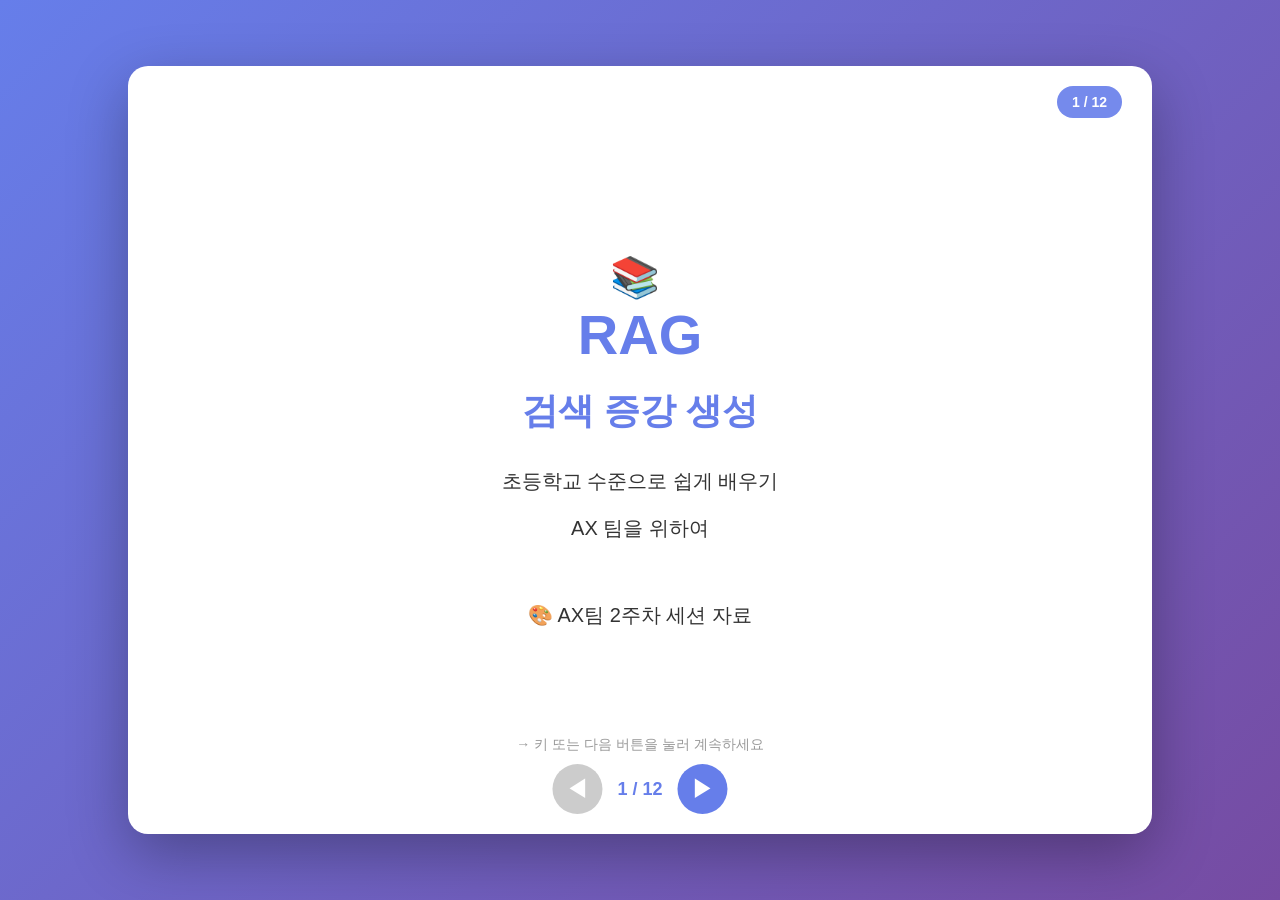
<file: week-2/RAG_Presentation.html>
<!DOCTYPE html>
<html lang="ko">
<head>
    <meta charset="UTF-8">
    <meta name="viewport" content="width=device-width, initial-scale=1.0">
    <title>RAG (검색 증강 생성) - AX팀 2주차</title>
    <style>
        * {
            margin: 0;
            padding: 0;
            box-sizing: border-box;
        }

        body {
            font-family: 'Segoe UI', 'Apple SD Gothic Neo', 'Noto Sans KR', Tahoma, Geneva, Verdana, sans-serif;
            background: linear-gradient(135deg, #667eea 0%, #764ba2 100%);
            display: flex;
            justify-content: center;
            align-items: center;
            min-height: 100vh;
            overflow: hidden;
        }

        .presentation-container {
            width: 1024px;
            height: 768px;
            background: white;
            border-radius: 20px;
            box-shadow: 0 20px 60px rgba(0, 0, 0, 0.3);
            position: relative;
            overflow: hidden;
        }

        .slide {
            position: absolute;
            width: 100%;
            height: 100%;
            padding: 60px 80px;
            opacity: 0;
            transform: translateX(50px);
            transition: opacity 0.5s ease, transform 0.5s ease;
            pointer-events: none;
            overflow-y: auto;
        }

        .slide.active {
            opacity: 1;
            transform: translateX(0);
            pointer-events: auto;
        }

        .slide h1 {
            font-size: 48px;
            color: #667eea;
            margin-bottom: 30px;
            line-height: 1.2;
        }

        .slide h2 {
            font-size: 36px;
            color: #764ba2;
            margin-bottom: 25px;
            line-height: 1.3;
        }

        .slide h3 {
            font-size: 28px;
            color: #667eea;
            margin-bottom: 20px;
            margin-top: 20px;
        }

        .slide p, .slide li {
            font-size: 20px;
            line-height: 1.6;
            color: #333;
            margin-bottom: 15px;
        }

        .slide ul {
            margin-left: 30px;
            margin-bottom: 20px;
        }

        .slide li {
            margin-bottom: 10px;
        }

        .emoji {
            font-size: 40px;
            margin-right: 10px;
        }

        .content-box {
            padding: 25px;
            background: #f8f9ff;
            border-radius: 15px;
            border-left: 5px solid #667eea;
            margin-top: 20px;
        }

        .analogy-box {
            background: linear-gradient(135deg, #ffecd2 0%, #fcb69f 100%);
            padding: 25px;
            border-radius: 15px;
            margin: 20px 0;
            font-size: 18px;
            font-weight: 500;
        }

        .example-box {
            background: #e8f5e9;
            padding: 20px;
            border-radius: 15px;
            margin: 15px 0;
            border-left: 5px solid #4caf50;
        }

        .table-container {
            overflow-x: auto;
            margin: 20px 0;
        }

        table {
            width: 100%;
            border-collapse: collapse;
            font-size: 16px;
        }

        th {
            background: #667eea;
            color: white;
            padding: 12px;
            text-align: left;
        }

        td {
            padding: 12px;
            border-bottom: 1px solid #ddd;
        }

        tr:hover {
            background: #f5f5f5;
        }

        .flow-diagram {
            text-align: center;
            font-size: 18px;
            line-height: 2;
            color: #667eea;
        }

        .navigation {
            position: absolute;
            bottom: 20px;
            left: 50%;
            transform: translateX(-50%);
            display: flex;
            gap: 15px;
            align-items: center;
        }

        .nav-btn {
            width: 50px;
            height: 50px;
            background: #667eea;
            color: white;
            border: none;
            border-radius: 50%;
            font-size: 24px;
            cursor: pointer;
            transition: all 0.3s ease;
            display: flex;
            align-items: center;
            justify-content: center;
        }

        .nav-btn:hover {
            background: #764ba2;
            transform: scale(1.1);
        }

        .nav-btn:disabled {
            background: #ccc;
            cursor: not-allowed;
            transform: scale(1);
        }

        .progress {
            color: #667eea;
            font-size: 18px;
            font-weight: bold;
        }

        .slide-counter {
            position: absolute;
            top: 20px;
            right: 30px;
            background: rgba(102, 126, 234, 0.9);
            color: white;
            padding: 8px 15px;
            border-radius: 20px;
            font-size: 14px;
            font-weight: bold;
        }

        .title-slide {
            text-align: center;
            display: flex;
            flex-direction: column;
            justify-content: center;
            align-items: center;
        }

        .title-slide h1 {
            font-size: 56px;
            margin-bottom: 20px;
        }

        .subtitle {
            font-size: 24px;
            color: #764ba2;
            margin-bottom: 30px;
        }

        .team-info {
            font-size: 20px;
            color: #667eea;
            margin-top: 40px;
        }

        .footer-note {
            position: absolute;
            bottom: 80px;
            left: 50%;
            transform: translateX(-50%);
            font-size: 14px;
            color: #999;
        }
    </style>
</head>
<body>
    <div class="presentation-container">
        <div class="slide-counter">
            <span id="current-slide">1</span> / <span id="total-slides">12</span>
        </div>

        <!-- 슬라이드 1: 제목 -->
        <div class="slide active title-slide">
            <span class="emoji">📚</span>
            <h1>RAG</h1>
            <h2 style="color: #667eea; margin-bottom: 30px;">검색 증강 생성</h2>
            <p class="subtitle">초등학교 수준으로 쉽게 배우기</p>
            <p class="subtitle">AX 팀을 위하여</p>
            <p class="team-info">🎨 AX팀 2주차 세션 자료</p>
            <div class="footer-note">→ 키 또는 다음 버튼을 눌러 계속하세요</div>
        </div>

        <!-- 슬라이드 2: RAG란? -->
        <div class="slide">
            <span class="emoji">🤔</span>
            <h1>RAG란 무엇인가?</h1>

            <div class="content-box">
                <p><strong>RAG</strong> = <strong>검색 증강 생성 (Retrieval-Augmented Generation)</strong></p>
                <p>똑똑한 로봇에게 도서관을 이용하게 해주는 것!</p>
                <ul style="margin-top: 20px;">
                    <li><strong>검색 (Retrieval)</strong> = 정보 찾기</li>
                    <li><strong>증강 (Augmented)</strong> = 더하기</li>
                    <li><strong>생성 (Generation)</strong> = 새로 만들기</li>
                </ul>
                <p style="margin-top: 20px;"><strong>→ 더 나은 답변을 만들기 위해 정보를 찾는 것!</strong></p>
            </div>
        </div>

        <!-- 슬라이드 3: 도서관 비유 -->
        <div class="slide">
            <span class="emoji">📖</span>
            <h1>도서관 비유</h1>

            <div class="content-box">
                <p><strong>세상의 모든 책</strong>을 다 읽었지만 세부 정보를 잊어버린 친구...</p>
                <p style="margin-top: 20px;"><strong>RAG = 친구에게 도서관 이용증을 씌워주는 것!</strong></p>
                <ol style="margin-top: 20px; margin-left: 20px;">
                    <li>도서관에서 빠르게 검색</li>
                    <li>중요한 부분을 읽기</li>
                    <li>정확한 답변 제공</li>
                </ol>
            </div>

            <div class="analogy-box" style="margin-top: 30px; text-align: center;">
                📚 AI + 도서관 이용증 = 더 나은 답변! 🎯
            </div>
        </div>

        <!-- 슬라이드 4: 작동 원리 1단계 -->
        <div class="slide">
            <span class="emoji">🗂️</span>
            <h1>작동 원리 (1단계)</h1>

            <h2>지식 저장소</h2>

            <div class="content-box">
                <p><strong>수백만 권의 책이 있는 거대한 디지털 도서관!</strong></p>
                <ul style="margin-top: 20px;">
                    <li><strong>문서</strong> - 책, 기사, 웹페이지</li>
                    <li><strong>청크</strong> - 문서의 작은 조각들</li>
                    <li><strong>임베딩</strong> - 의미를 위한 특별한 코드</li>
                    <li><strong>벡터 데이터베이스</strong> - 코드를 저장하는 곳</li>
                </ul>
            </div>

            <div class="analogy-box" style="margin-top: 20px;">
                <span class="emoji">🗄️</span> 서랍장 같아요!
            </div>
        </div>

        <!-- 슬라이드 5: 작동 원리 2단계 -->
        <div class="slide">
            <span class="emoji">❓</span>
            <h1>작동 원리 (2단계)</h1>

            <h2>질문하기</h2>

            <div class="content-box">
                <p><strong>질문을 해요!</strong></p>
                <p style="font-size: 24px; color: #667eea; margin: 20px 0;">"판다는 뭘 먹어?"</p>
                <p>RAG 시스템은:</p>
                <ol style="margin-left: 20px;">
                    <li>질문을 이해해요</li>
                    <li>특별한 코드(임베딩)로 변환해요</li>
                    <li>이 코드로 검색해요</li>
                </ol>
            </div>

            <div class="analogy-box" style="margin-top: 20px;">
                <span class="emoji">👨‍🏫</span> 사서에게 묻는 것과 같아요!
            </div>
        </div>

        <!-- 슬라이드 6: 작동 원리 3단계 -->
        <div class="slide">
            <span class="emoji">🔍</span>
            <h1>작동 원리 (3단계)</h1>

            <h2>검색하기</h2>

            <div class="content-box">
                <p><strong>시스템이 관련 정보를 검색해요!</strong></p>
                <p>이런 상황과 같아요:</p>
                <ul style="margin-top: 15px;">
                    <li>카탈로그에서 "판다 먹이" 검색</li>
                    <li>판다와 대나무에 대한 책 찾기</li>
                    <li>가장 관련성 높은 장 선택</li>
                </ul>
                <p style="margin-top: 15px; color: #667eea;"><strong>→ 질문과 가장 비슷한 정보를 찾아요!</strong></p>
            </div>

            <div class="analogy-box" style="margin-top: 20px;">
                <span class="emoji">⚡</span> 검색 엔진 사용하기!
            </div>
        </div>

        <!-- 슬라이드 7: 작동 원리 4단계 -->
        <div class="slide">
            <span class="emoji">✨</span>
            <h1>작동 원리 (4단계)</h1>

            <h2>증강 생성</h2>

            <div class="content-box">
                <p><strong>AI가 정보를 사용해서 답변을 만들어요!</strong></p>
                <p>AI는 이제 다음을 가지고 있어요:</p>
                <ul style="margin-top: 15px;">
                    <li>✅ 당신의 원래 질문</li>
                    <li>✅ 찾은 관련 정보</li>
                </ul>
                <p style="margin-top: 15px; color: #667eea;"><strong>→ 이것들을 결합해서 도움이 되는 답변을 만들어요!</strong></p>
            </div>

            <div class="analogy-box" style="margin-top: 20px;">
                <span class="emoji">📝</span> 참고 도서를 사용해서 보고서 쓰기!
            </div>
        </div>

        <!-- 슬라이드 8: RAG가 왜 중요할까? -->
        <div class="slide">
            <span class="emoji">💡</span>
            <h1>RAG가 왜 중요할까?</h1>

            <div class="content-box">
                <ol style="margin-left: 20px;">
                    <li><strong>✓ 정확한 답변</strong> - 실제 출처를 확인</li>
                    <li><strong>✓ 최신 정보</strong> - 재학습 없이 최신화</li>
                    <li><strong>✓ 오류 감소</strong> - 실수와 환각 감소</li>
                    <li><strong>✓ 프라이버시</strong> - 개인 문서를 안전하게 사용</li>
                    <li><strong>✓ 설명 가능</strong> - 출처를 표시</li>
                </ol>
            </div>

            <div class="analogy-box" style="margin-top: 25px; text-align: center;">
                <span class="emoji">📖</span> RAG = 책을 보며 치는 시험!
            </div>
        </div>

        <!-- 슬라이드 9: 실제 사례 -->
        <div class="slide">
            <span class="emoji">🌟</span>
            <h1>실제 사례</h1>

            <div class="example-box">
                <h3 style="margin-top: 0;">🏢 고객 서비스</h3>
                <p><strong>문제점:</strong> 지원 담당자가 수백 개의 정책을 기억해야 함</p>
                <p><strong>해결책:</strong> RAG가 회사 문서를 검색해서 정확한 정책을 찾음!</p>
            </div>

            <div class="example-box">
                <h3 style="margin-top: 0;">🏥 의료 연구</h3>
                <p><strong>문제점:</strong> 매일 새로운 연구 발표, 의사가 모두 읽을 수 없음</p>
                <p><strong>해결책:</strong> RAG가 최신 저널을 검색해서 치료법을 요약!</p>
            </div>
        </div>

        <!-- 슬라이드 10: 핵심 구성 요소 -->
        <div class="slide">
            <span class="emoji">🧩</span>
            <h1>핵심 구성 요소</h1>

            <div class="table-container">
                <table>
                    <thead>
                        <tr>
                            <th>구성 요소</th>
                            <th>기능</th>
                            <th>비유</th>
                        </tr>
                    </thead>
                    <tbody>
                        <tr>
                            <td>문서</td>
                            <td>정보 출처</td>
                            <td>📚 도서관 책들</td>
                        </tr>
                        <tr>
                            <td>청크</td>
                            <td>문서의 작은 조각</td>
                            <td>📖 책의 챕터</td>
                        </tr>
                        <tr>
                            <td>임베딩</td>
                            <td>의미를 위한 특별한 코드</td>
                            <td>🏷️ 도서 청구 번호</td>
                        </tr>
                        <tr>
                            <td>벡터 데이터베이스</td>
                            <td>코드를 저장하고 검색</td>
                            <td>🗂️ 도서관 카탈로그</td>
                        </tr>
                        <tr>
                            <td>LLM (생성기)</td>
                            <td>답변을 생성</td>
                            <td>✍️ 보고서 작성자</td>
                        </tr>
                    </tbody>
                </table>
            </div>
        </div>

        <!-- 슬라이드 11: RAG 흐름 -->
        <div class="slide">
            <span class="emoji">🔄</span>
            <h1>RAG 흐름</h1>

            <div class="flow-diagram">
                <p style="font-size: 32px; margin-bottom: 30px;">당신의 질문</p>
                <p style="font-size: 40px;">⬇️</p>
                <p style="font-size: 28px; margin: 20px 0;">🔍 지식 저장소에서 검색</p>
                <p style="font-size: 40px;">⬇️</p>
                <p style="font-size: 28px; margin: 20px 0;">✨ 관련 정보 찾기</p>
                <p style="font-size: 40px;">⬇️</p>
                <p style="font-size: 28px; margin: 20px 0;">🔗 질문 + 정보 결합</p>
                <p style="font-size: 40px;">⬇️</p>
                <p style="font-size: 28px; margin: 20px 0;">📝 답변 생성</p>
                <p style="font-size: 40px;">⬇️</p>
                <p style="font-size: 32px; margin-top: 30px; color: #4caf50;">✅ 도움이 되는 응답!</p>
            </div>
        </div>

        <!-- 슬라이드 12: 요약 -->
        <div class="slide">
            <span class="emoji">🎉</span>
            <h1>요약</h1>

            <div class="content-box">
                <p><strong>RAG = AI + 도서관 이용증</strong></p>
                <ul style="margin-top: 20px;">
                    <li>✅ 신뢰할 수 있는 출처에서 정확한 정보 찾기</li>
                    <li>✅ 더 좋고 더 도움이 되는 답변</li>
                    <li>✅ 재학습 없이 최신 정보 유지</li>
                    <li>✅ 정보의 출처 표시</li>
                </ul>
                <p style="margin-top: 20px;"><strong>기억하세요: RAG는 AI를 더 도움이 되고, 정확하고, 신뢰할 수 있게 만들어요!</strong></p>
            </div>

            <div class="analogy-box" style="margin-top: 30px; text-align: center; font-size: 24px;">
                <span class="emoji">🌟</span> 감사합니다! <span class="emoji">🌟</span>
                <div style="margin-top: 15px; font-size: 18px;">질문이 있으세요? 팀 리더에게 물어보세요!</div>
            </div>
        </div>

        <!-- 네비게이션 -->
        <div class="navigation">
            <button class="nav-btn" id="prev-btn" onclick="changeSlide(-1)">◀</button>
            <span class="progress" id="progress">1 / 12</span>
            <button class="nav-btn" id="next-btn" onclick="changeSlide(1)">▶</button>
        </div>
    </div>

    <script>
        let currentSlide = 0;
        const slides = document.querySelectorAll('.slide');
        const totalSlides = slides.length;
        const progressDisplay = document.getElementById('progress');
        const currentSlideDisplay = document.getElementById('current-slide');
        const totalSlidesDisplay = document.getElementById('total-slides');
        const prevBtn = document.getElementById('prev-btn');
        const nextBtn = document.getElementById('next-btn');

        totalSlidesDisplay.textContent = totalSlides;

        function showSlide(index) {
            slides.forEach((slide, i) => {
                slide.classList.remove('active');
                if (i === index) {
                    slide.classList.add('active');
                }
            });

            progressDisplay.textContent = `${index + 1} / ${totalSlides}`;
            currentSlideDisplay.textContent = index + 1;

            prevBtn.disabled = index === 0;
            nextBtn.disabled = index === totalSlides - 1;
        }

        function changeSlide(direction) {
            currentSlide += direction;
            if (currentSlide < 0) currentSlide = 0;
            if (currentSlide >= totalSlides) currentSlide = totalSlides - 1;
            showSlide(currentSlide);
        }

        document.addEventListener('keydown', (e) => {
            if (e.key === 'ArrowRight' || e.key === ' ') {
                e.preventDefault();
                changeSlide(1);
            } else if (e.key === 'ArrowLeft') {
                e.preventDefault();
                changeSlide(-1);
            }
        });

        showSlide(0);
    </script>
</body>
</html>
</file>
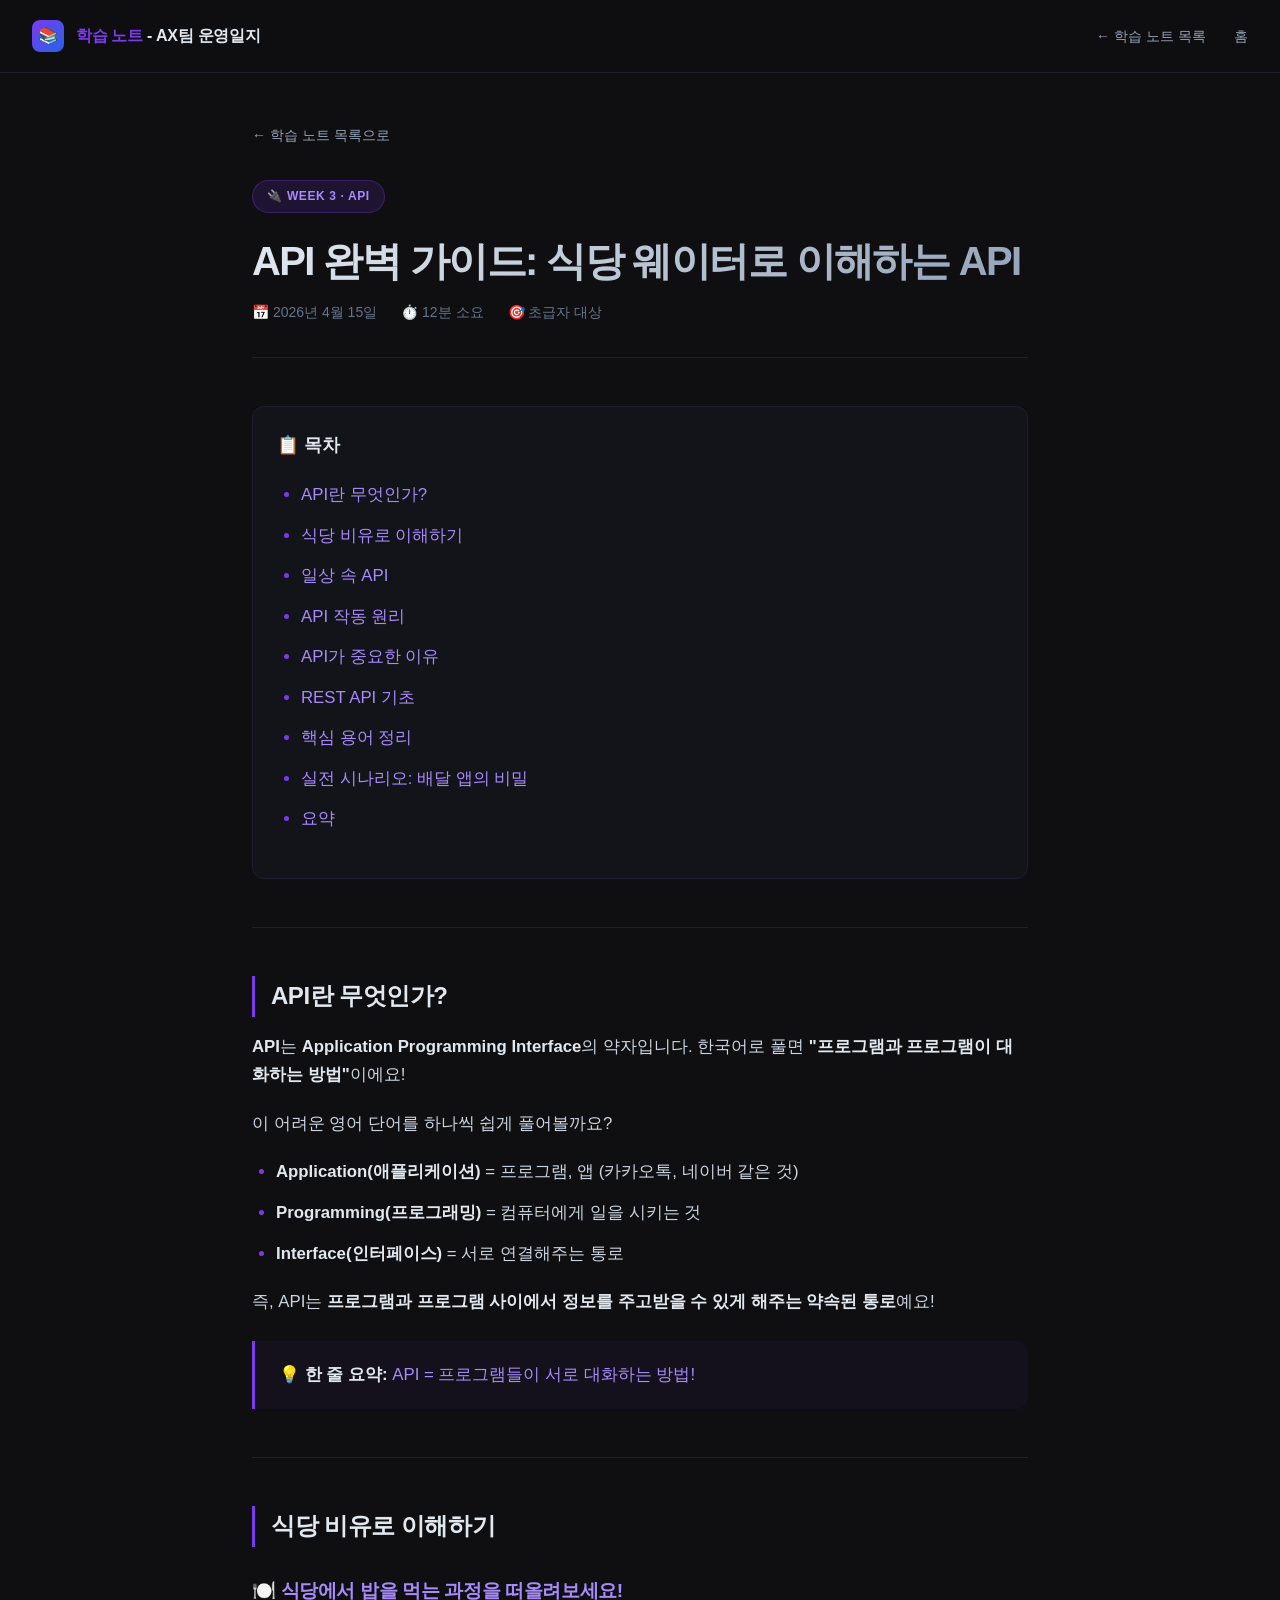
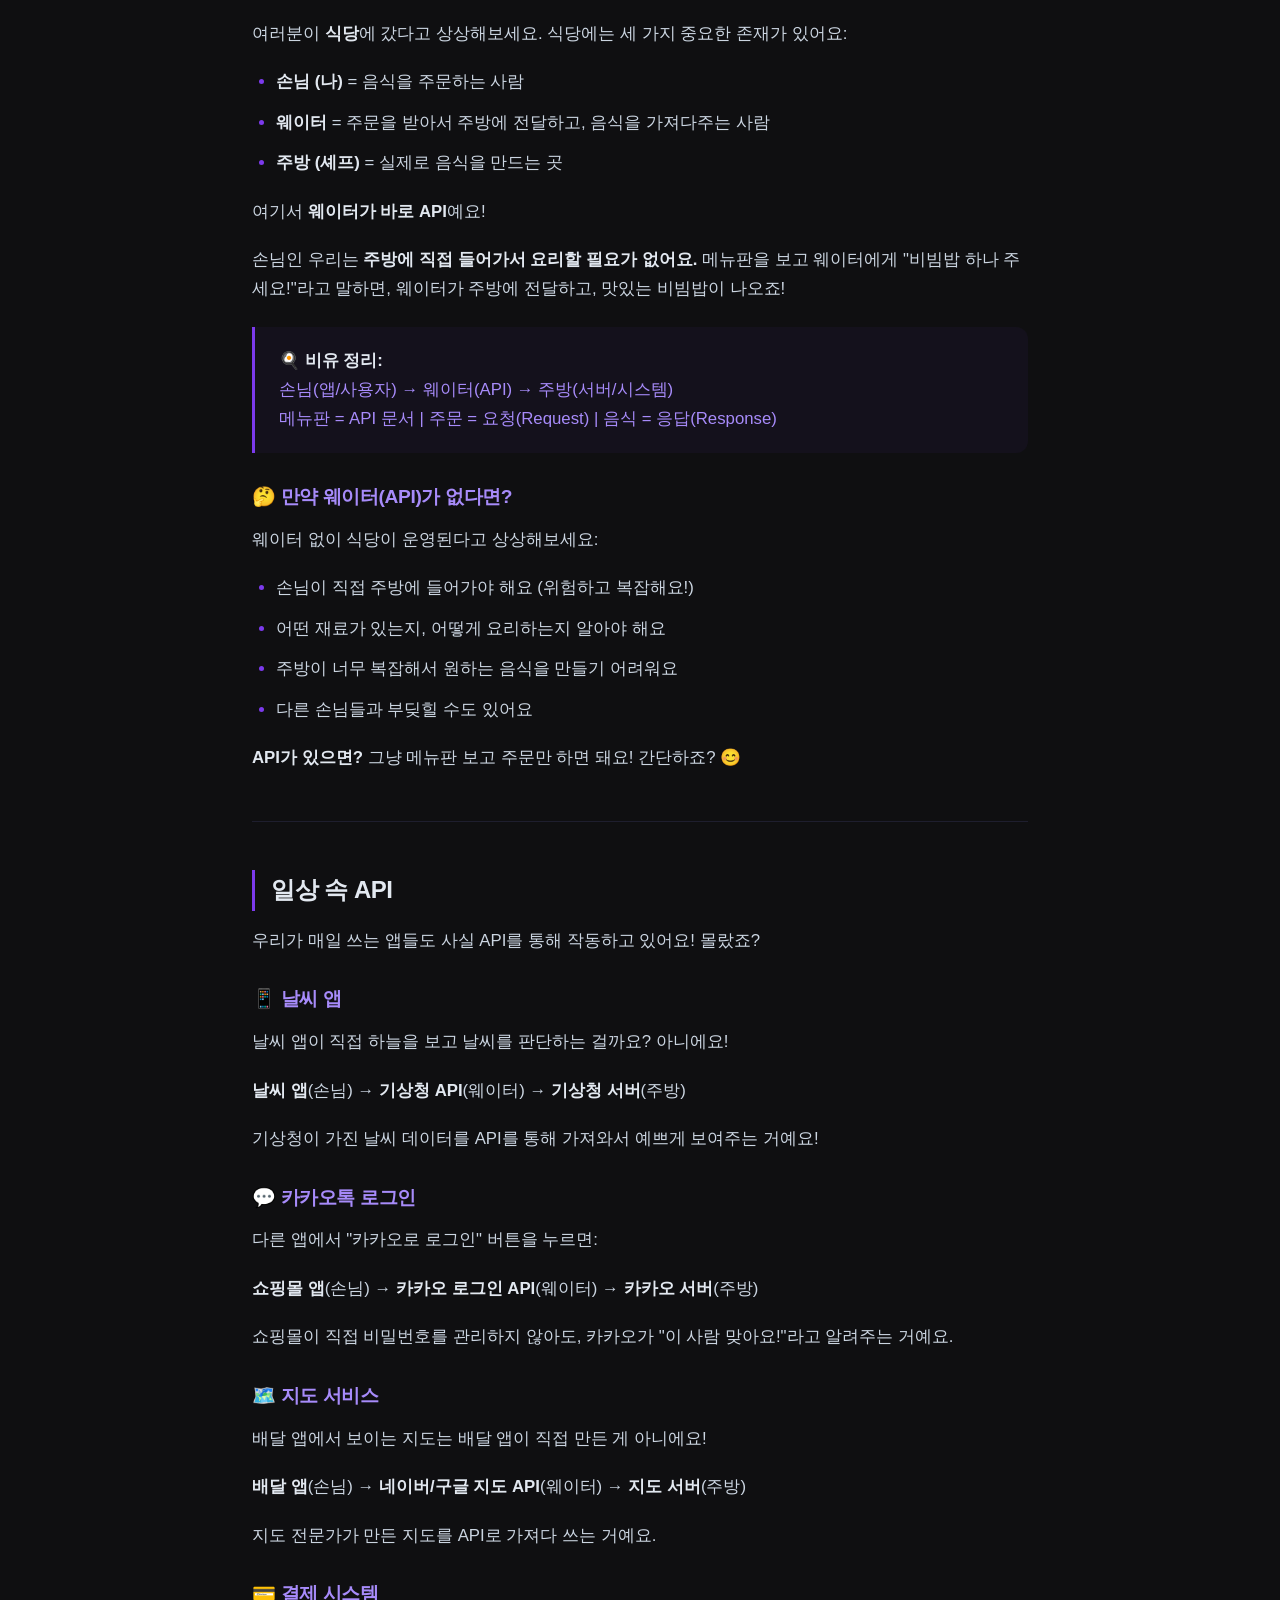
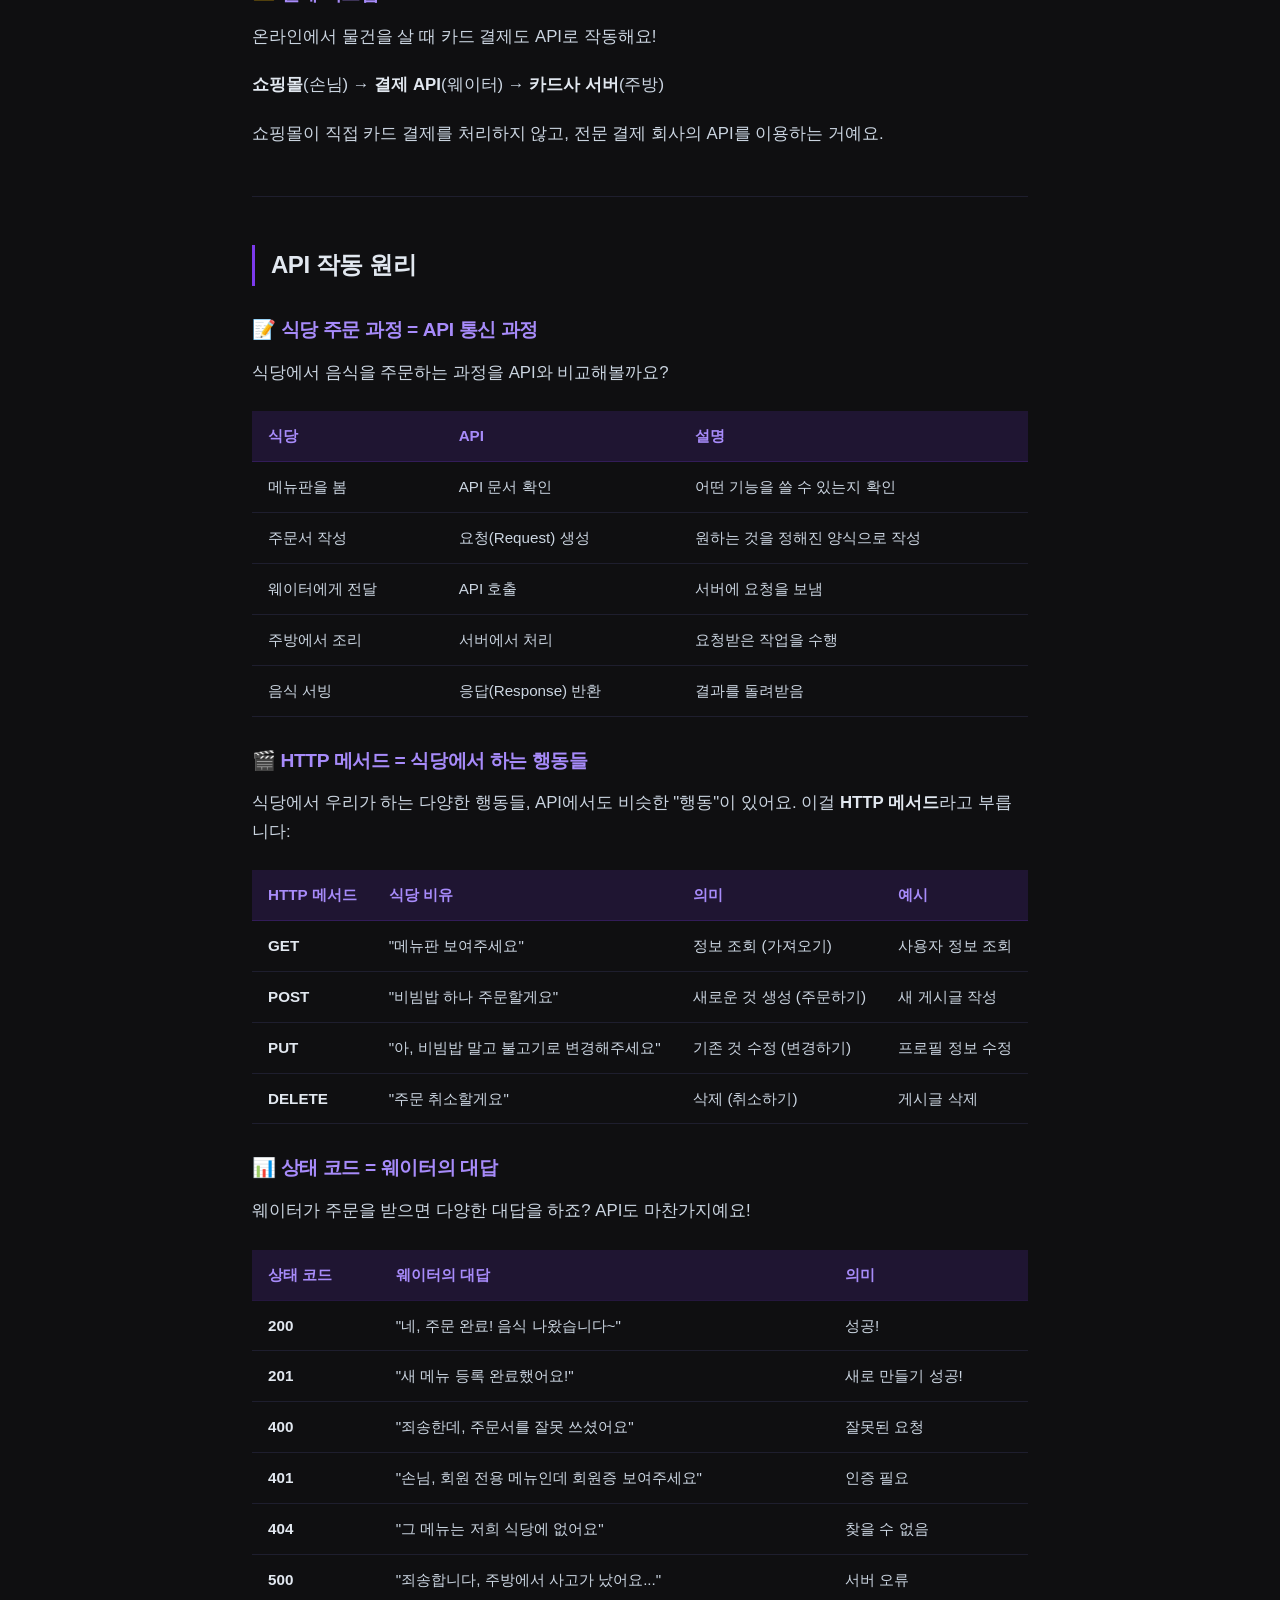
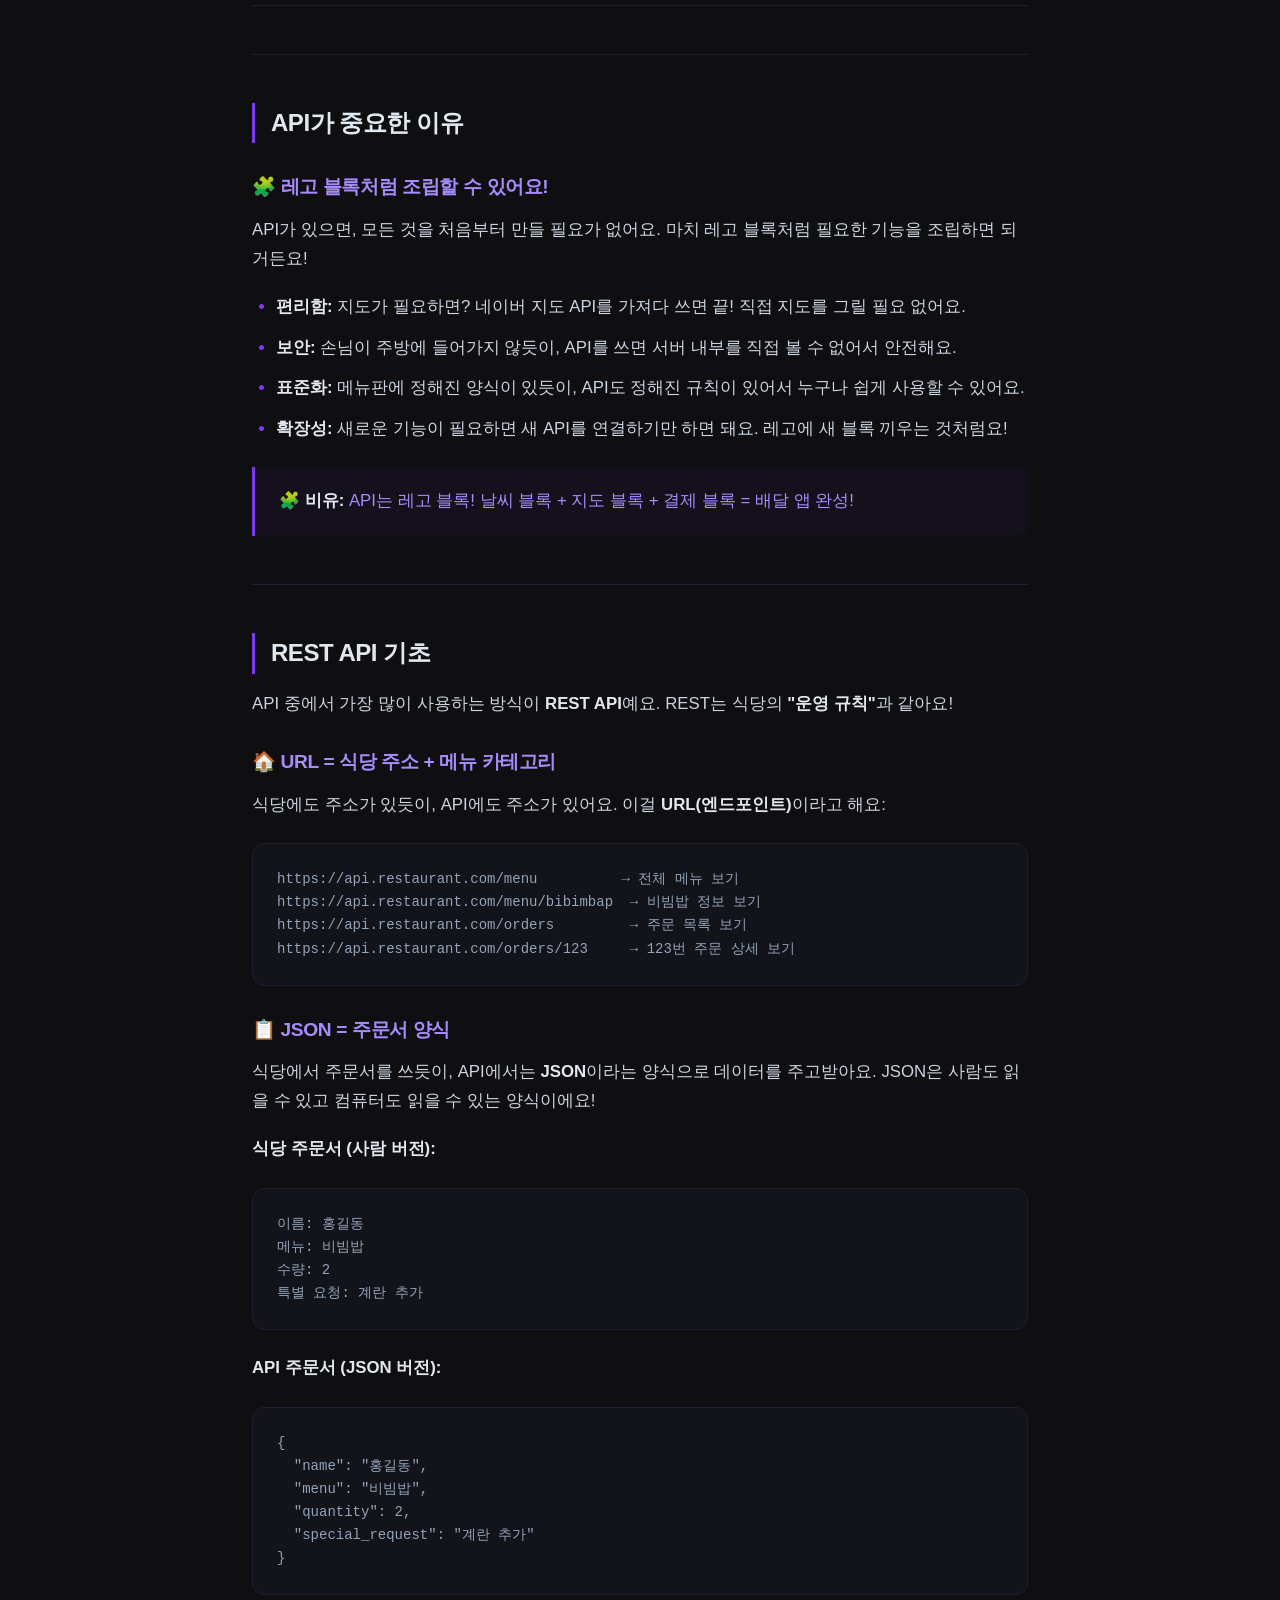
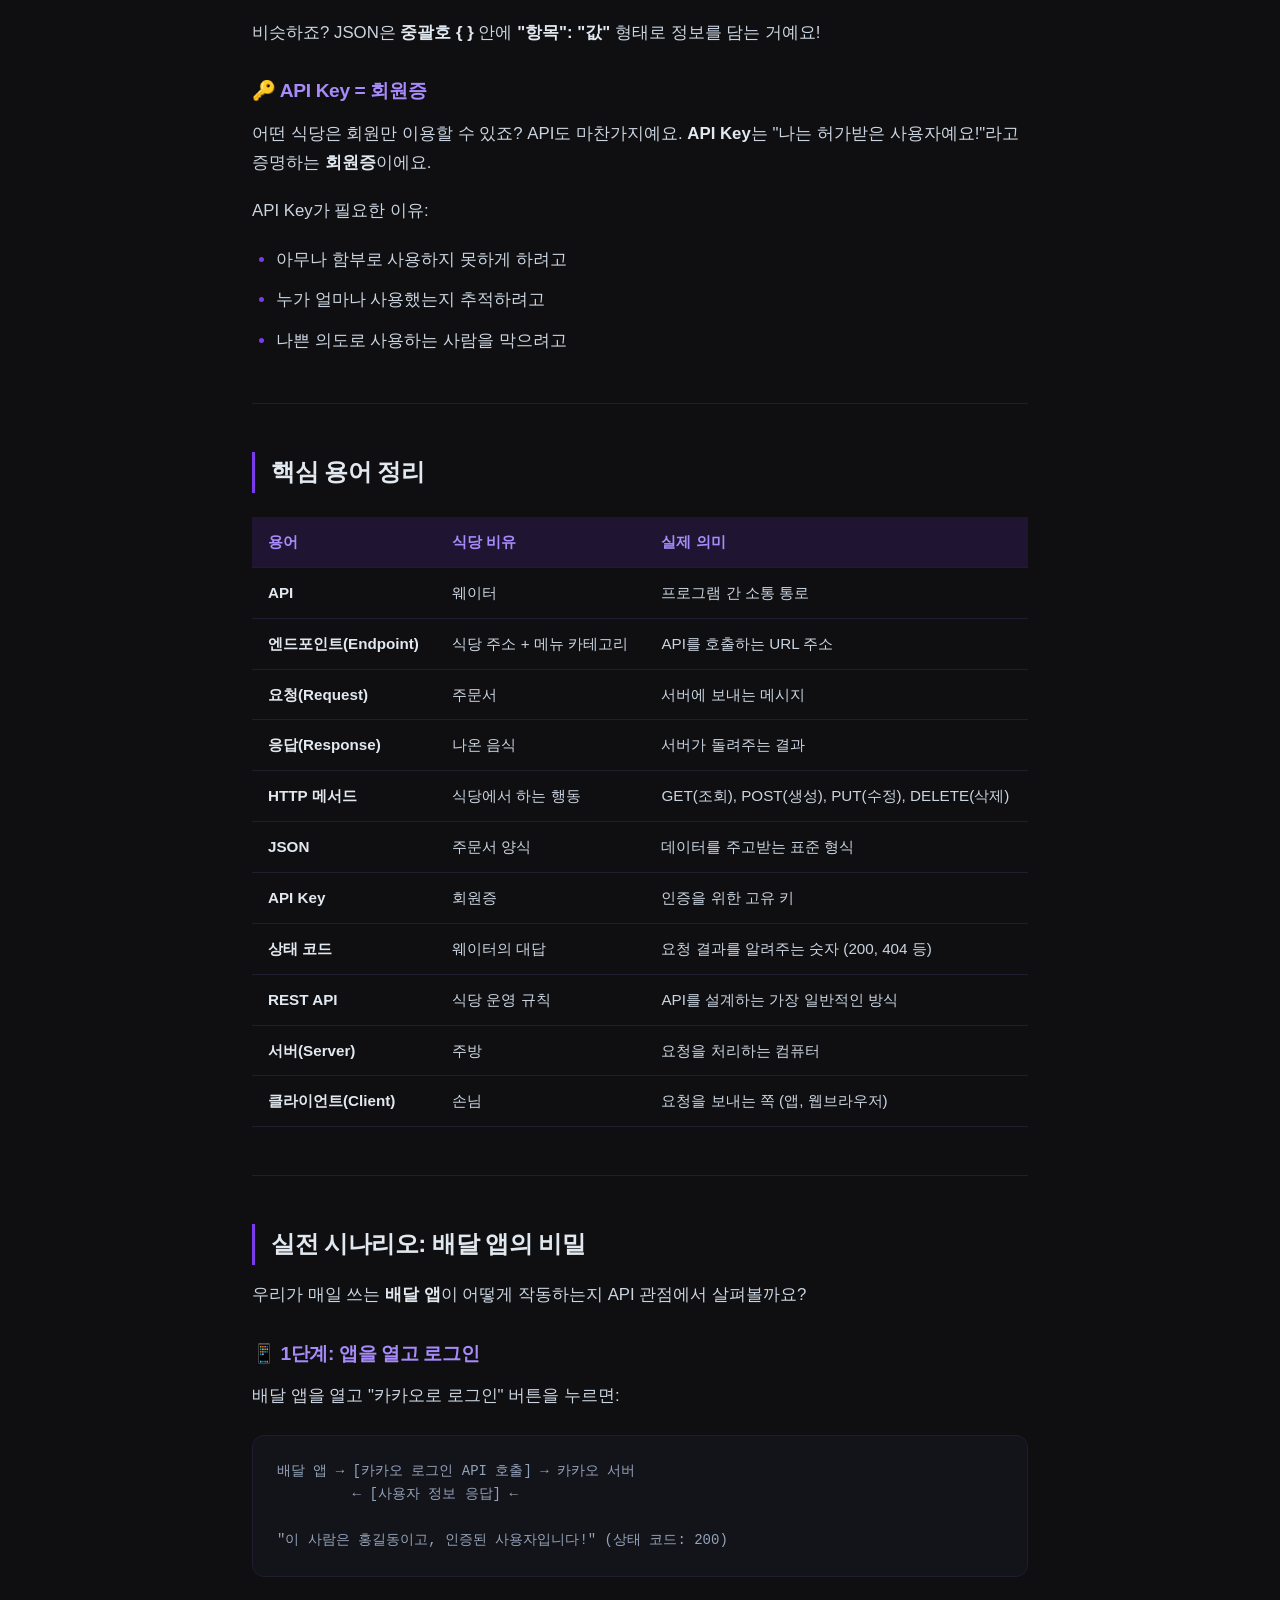
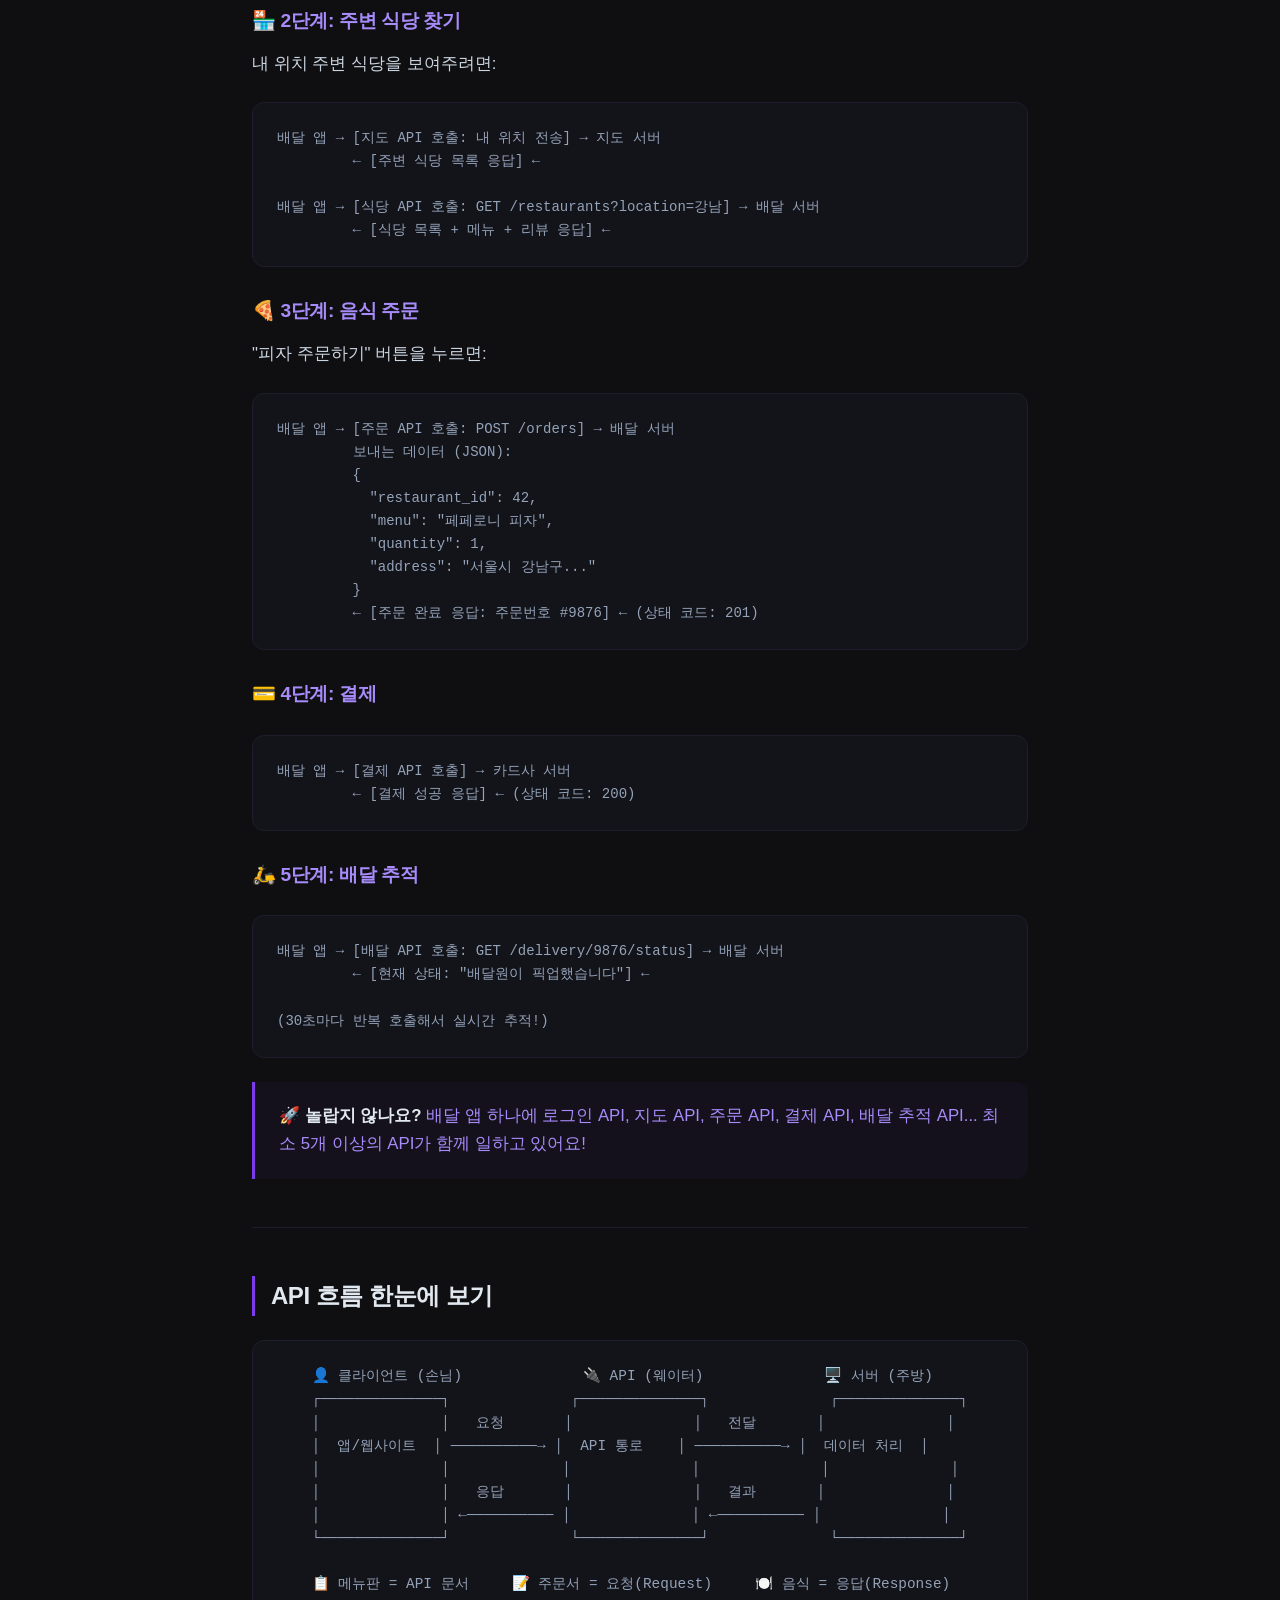
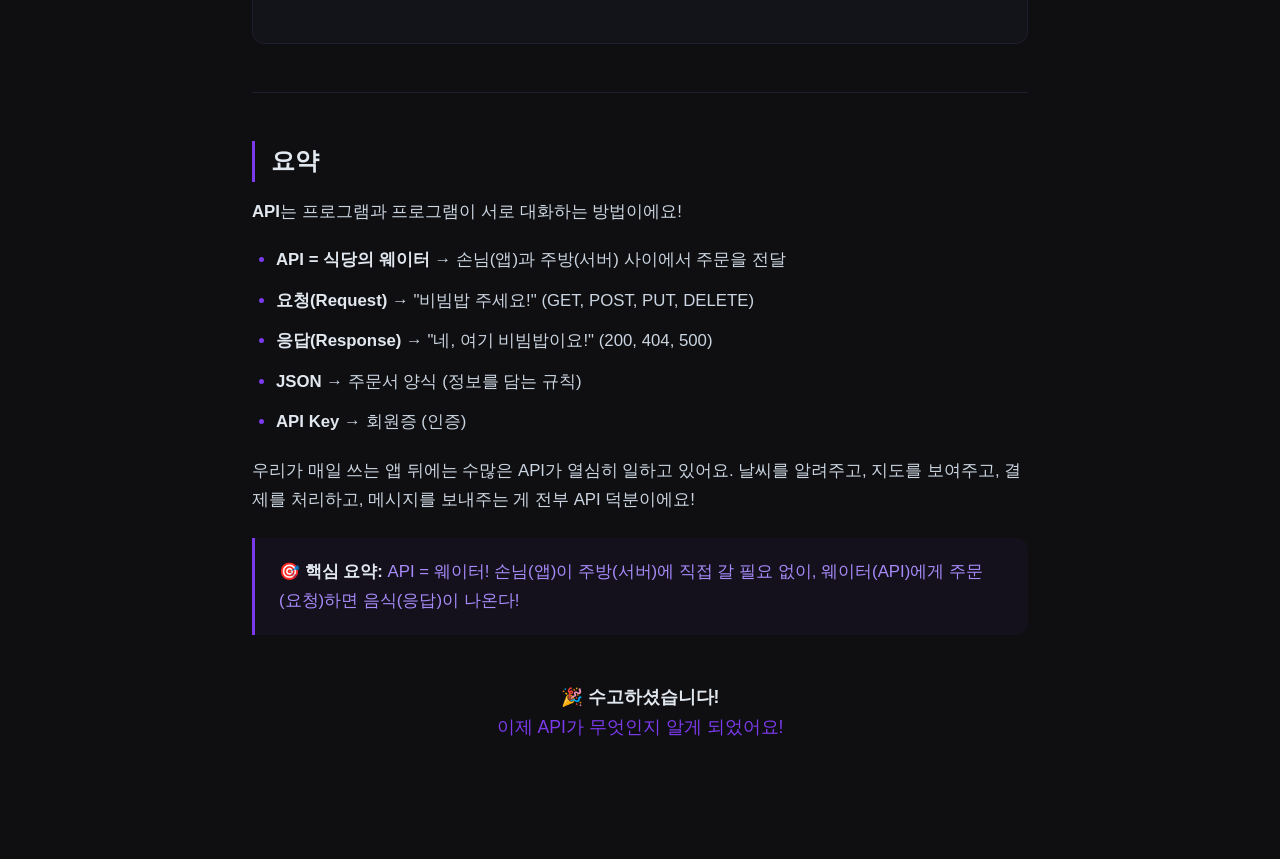
<file: week-3/api-guide.html>
<!DOCTYPE html>
<html lang="ko">
<head>
  <meta charset="UTF-8" />
  <meta name="viewport" content="width=device-width, initial-scale=1.0" />
  <title>API (Application Programming Interface) - AX팀 학습 노트</title>
  <style>
    * { margin: 0; padding: 0; box-sizing: border-box; }

    body {
      font-family: -apple-system, BlinkMacSystemFont, 'Segoe UI', 'Noto Sans KR', sans-serif;
      background: #0f0f11;
      color: #e2e8f0;
      line-height: 1.7;
      min-height: 100vh;
    }

    /* Header */
    header {
      border-bottom: 1px solid #1e1e2e;
      padding: 1.25rem 2rem;
      display: flex;
      align-items: center;
      justify-content: space-between;
      position: sticky;
      top: 0;
      background: rgba(15, 15, 17, 0.95);
      backdrop-filter: blur(12px);
      z-index: 100;
    }

    .logo {
      display: flex;
      align-items: center;
      gap: 0.75rem;
    }

    .logo-icon {
      width: 32px;
      height: 32px;
      background: linear-gradient(135deg, #7c3aed, #2563eb);
      border-radius: 8px;
      display: flex;
      align-items: center;
      justify-content: center;
      font-size: 16px;
    }

    .logo-text {
      font-size: 1rem;
      font-weight: 700;
      letter-spacing: -0.02em;
    }

    .logo-text span {
      color: #7c3aed;
    }

    nav a {
      color: #94a3b8;
      text-decoration: none;
      font-size: 0.875rem;
      margin-left: 1.5rem;
      transition: color 0.2s;
    }

    nav a:hover { color: #e2e8f0; }

    /* Main Content */
    .container {
      max-width: 840px;
      margin: 0 auto;
      padding: 3rem 2rem 6rem;
    }

    /* Article Header */
    .article-header {
      margin-bottom: 3rem;
      padding-bottom: 2rem;
      border-bottom: 1px solid #1e1e2e;
    }

    .article-badge {
      display: inline-flex;
      align-items: center;
      gap: 0.5rem;
      background: rgba(124, 58, 237, 0.15);
      border: 1px solid rgba(124, 58, 237, 0.3);
      color: #a78bfa;
      font-size: 0.75rem;
      font-weight: 600;
      padding: 0.35rem 0.9rem;
      border-radius: 100px;
      margin-bottom: 1.5rem;
      letter-spacing: 0.05em;
      text-transform: uppercase;
    }

    .article-title {
      font-size: clamp(1.75rem, 4vw, 2.5rem);
      font-weight: 800;
      letter-spacing: -0.04em;
      line-height: 1.2;
      margin-bottom: 1rem;
      background: linear-gradient(135deg, #e2e8f0 0%, #94a3b8 100%);
      -webkit-background-clip: text;
      -webkit-text-fill-color: transparent;
      background-clip: text;
    }

    .article-meta {
      display: flex;
      gap: 1.5rem;
      font-size: 0.875rem;
      color: #64748b;
    }

    /* Markdown Content */
    .markdown-content {
      font-size: 1.05rem;
    }

    .markdown-content h2 {
      font-size: 1.5rem;
      font-weight: 700;
      margin: 2rem 0 1rem;
      padding-left: 1rem;
      border-left: 3px solid #7c3aed;
      letter-spacing: -0.02em;
    }

    .markdown-content h3 {
      font-size: 1.2rem;
      font-weight: 600;
      margin: 1.75rem 0 0.75rem;
      color: #a78bfa;
      letter-spacing: -0.02em;
    }

    .markdown-content p {
      margin-bottom: 1.25rem;
      color: #cbd5e1;
    }

    .markdown-content strong {
      color: #e2e8f0;
      font-weight: 600;
    }

    .markdown-content ul, .markdown-content ol {
      margin: 1.25rem 0;
      padding-left: 1.5rem;
    }

    .markdown-content li {
      margin-bottom: 0.75rem;
      color: #cbd5e1;
    }

    .markdown-content li::marker {
      color: #7c3aed;
    }

    .markdown-content hr {
      border: none;
      border-top: 1px solid #1e1e2e;
      margin: 3rem 0;
    }

    .markdown-content blockquote {
      border-left: 3px solid #7c3aed;
      background: rgba(124, 58, 237, 0.05);
      padding: 1.25rem 1.5rem;
      margin: 1.5rem 0;
      border-radius: 0 12px 12px 0;
    }

    .markdown-content blockquote p {
      margin-bottom: 0;
      color: #a78bfa;
    }

    /* Back Button */
    .back-button {
      display: inline-flex;
      align-items: center;
      gap: 0.5rem;
      color: #94a3b8;
      text-decoration: none;
      font-size: 0.875rem;
      margin-bottom: 2rem;
      transition: color 0.2s;
    }

    .back-button:hover {
      color: #e2e8f0;
    }

    /* Table */
    .markdown-content table {
      width: 100%;
      border-collapse: collapse;
      margin: 1.5rem 0;
      font-size: 0.95rem;
    }

    .markdown-content th {
      background: rgba(124, 58, 237, 0.15);
      color: #a78bfa;
      padding: 0.75rem 1rem;
      text-align: left;
      border-bottom: 1px solid rgba(124, 58, 237, 0.2);
    }

    .markdown-content td {
      padding: 0.75rem 1rem;
      border-bottom: 1px solid #1e1e2e;
      color: #cbd5e1;
    }

    .markdown-content tr:hover td {
      background: rgba(124, 58, 237, 0.03);
    }

    /* Code Block */
    .markdown-content pre {
      background: #13131a;
      border: 1px solid #1e1e2e;
      border-radius: 12px;
      padding: 1.5rem;
      margin: 1.5rem 0;
      overflow-x: auto;
      font-family: 'Consolas', 'Monaco', monospace;
      font-size: 0.9rem;
      line-height: 1.6;
      color: #94a3b8;
    }

    .markdown-content code {
      background: rgba(124, 58, 237, 0.1);
      border: 1px solid rgba(124, 58, 237, 0.2);
      color: #e2e8f0;
      padding: 0.2rem 0.5rem;
      border-radius: 6px;
      font-size: 0.9em;
      font-family: 'Consolas', 'Monaco', monospace;
    }

    .markdown-content pre code {
      background: none;
      border: none;
      padding: 0;
      font-size: 0.875rem;
      color: #94a3b8;
    }

    /* TOC */
    .toc {
      background: #13131a;
      border: 1px solid #1e1e2e;
      border-radius: 12px;
      padding: 1.5rem;
      margin: 2rem 0;
    }

    .toc-title {
      font-size: 1.1rem;
      font-weight: 700;
      margin-bottom: 1rem;
      color: #e2e8f0;
    }

    .toc a {
      color: #a78bfa;
      text-decoration: none;
      transition: color 0.2s;
    }

    .toc a:hover {
      color: #c4b5fd;
    }

    /* Responsive */
    @media (max-width: 768px) {
      .container { padding: 2rem 1.25rem 4rem; }
      .article-meta { flex-wrap: wrap; gap: 0.75rem; }
    }
  </style>
</head>
<body>

  <header>
    <div class="logo">
      <div class="logo-icon">📚</div>
      <span class="logo-text"><span>학습 노트</span> - AX팀 운영일지</span>
    </div>
    <nav>
      <a href="../study-notes.html">← 학습 노트 목록</a>
      <a href="../index.html">홈</a>
    </nav>
  </header>

  <div class="container">
    <a href="../study-notes.html" class="back-button">← 학습 노트 목록으로</a>

    <article>
      <div class="article-header">
        <div class="article-badge">🔌 Week 3 · API</div>
        <h1 class="article-title">API 완벽 가이드: 식당 웨이터로 이해하는 API</h1>
        <div class="article-meta">
          <span>📅 2026년 4월 15일</span>
          <span>⏱️ 12분 소요</span>
          <span>🎯 초급자 대상</span>
        </div>
      </div>

      <div class="markdown-content">

        <!-- 목차 -->
        <div class="toc">
          <div class="toc-title">📋 목차</div>
          <ul>
            <li><a href="#what-is-api">API란 무엇인가?</a></li>
            <li><a href="#restaurant">식당 비유로 이해하기</a></li>
            <li><a href="#daily-api">일상 속 API</a></li>
            <li><a href="#how-it-works">API 작동 원리</a></li>
            <li><a href="#why-important">API가 중요한 이유</a></li>
            <li><a href="#rest-api">REST API 기초</a></li>
            <li><a href="#glossary">핵심 용어 정리</a></li>
            <li><a href="#scenario">실전 시나리오: 배달 앱의 비밀</a></li>
            <li><a href="#summary">요약</a></li>
          </ul>
        </div>

        <hr>

        <!-- 1. API란 무엇인가? -->
        <h2 id="what-is-api">API란 무엇인가?</h2>

        <p><strong>API</strong>는 <strong>Application Programming Interface</strong>의 약자입니다. 한국어로 풀면 <strong>"프로그램과 프로그램이 대화하는 방법"</strong>이에요!</p>

        <p>이 어려운 영어 단어를 하나씩 쉽게 풀어볼까요?</p>
        <ul>
          <li><strong>Application(애플리케이션)</strong> = 프로그램, 앱 (카카오톡, 네이버 같은 것)</li>
          <li><strong>Programming(프로그래밍)</strong> = 컴퓨터에게 일을 시키는 것</li>
          <li><strong>Interface(인터페이스)</strong> = 서로 연결해주는 통로</li>
        </ul>

        <p>즉, API는 <strong>프로그램과 프로그램 사이에서 정보를 주고받을 수 있게 해주는 약속된 통로</strong>예요!</p>

        <blockquote>
          <p>💡 <strong>한 줄 요약:</strong> API = 프로그램들이 서로 대화하는 방법!</p>
        </blockquote>

        <hr>

        <!-- 2. 식당 비유 -->
        <h2 id="restaurant">식당 비유로 이해하기</h2>

        <h3>🍽️ 식당에서 밥을 먹는 과정을 떠올려보세요!</h3>

        <p>여러분이 <strong>식당</strong>에 갔다고 상상해보세요. 식당에는 세 가지 중요한 존재가 있어요:</p>

        <ul>
          <li><strong>손님 (나)</strong> = 음식을 주문하는 사람</li>
          <li><strong>웨이터</strong> = 주문을 받아서 주방에 전달하고, 음식을 가져다주는 사람</li>
          <li><strong>주방 (셰프)</strong> = 실제로 음식을 만드는 곳</li>
        </ul>

        <p>여기서 <strong>웨이터가 바로 API</strong>예요!</p>

        <p>손님인 우리는 <strong>주방에 직접 들어가서 요리할 필요가 없어요.</strong> 메뉴판을 보고 웨이터에게 "비빔밥 하나 주세요!"라고 말하면, 웨이터가 주방에 전달하고, 맛있는 비빔밥이 나오죠!</p>

        <blockquote>
          <p>🍳 <strong>비유 정리:</strong><br>
          손님(앱/사용자) → 웨이터(API) → 주방(서버/시스템)<br>
          메뉴판 = API 문서 | 주문 = 요청(Request) | 음식 = 응답(Response)</p>
        </blockquote>

        <h3>🤔 만약 웨이터(API)가 없다면?</h3>

        <p>웨이터 없이 식당이 운영된다고 상상해보세요:</p>
        <ul>
          <li>손님이 직접 주방에 들어가야 해요 (위험하고 복잡해요!)</li>
          <li>어떤 재료가 있는지, 어떻게 요리하는지 알아야 해요</li>
          <li>주방이 너무 복잡해서 원하는 음식을 만들기 어려워요</li>
          <li>다른 손님들과 부딪힐 수도 있어요</li>
        </ul>

        <p><strong>API가 있으면?</strong> 그냥 메뉴판 보고 주문만 하면 돼요! 간단하죠? 😊</p>

        <hr>

        <!-- 3. 일상 속 API -->
        <h2 id="daily-api">일상 속 API</h2>

        <p>우리가 매일 쓰는 앱들도 사실 API를 통해 작동하고 있어요! 몰랐죠?</p>

        <h3>📱 날씨 앱</h3>
        <p>날씨 앱이 직접 하늘을 보고 날씨를 판단하는 걸까요? 아니에요!</p>
        <p><strong>날씨 앱</strong>(손님) → <strong>기상청 API</strong>(웨이터) → <strong>기상청 서버</strong>(주방)</p>
        <p>기상청이 가진 날씨 데이터를 API를 통해 가져와서 예쁘게 보여주는 거예요!</p>

        <h3>💬 카카오톡 로그인</h3>
        <p>다른 앱에서 "카카오로 로그인" 버튼을 누르면:</p>
        <p><strong>쇼핑몰 앱</strong>(손님) → <strong>카카오 로그인 API</strong>(웨이터) → <strong>카카오 서버</strong>(주방)</p>
        <p>쇼핑몰이 직접 비밀번호를 관리하지 않아도, 카카오가 "이 사람 맞아요!"라고 알려주는 거예요.</p>

        <h3>🗺️ 지도 서비스</h3>
        <p>배달 앱에서 보이는 지도는 배달 앱이 직접 만든 게 아니에요!</p>
        <p><strong>배달 앱</strong>(손님) → <strong>네이버/구글 지도 API</strong>(웨이터) → <strong>지도 서버</strong>(주방)</p>
        <p>지도 전문가가 만든 지도를 API로 가져다 쓰는 거예요.</p>

        <h3>💳 결제 시스템</h3>
        <p>온라인에서 물건을 살 때 카드 결제도 API로 작동해요!</p>
        <p><strong>쇼핑몰</strong>(손님) → <strong>결제 API</strong>(웨이터) → <strong>카드사 서버</strong>(주방)</p>
        <p>쇼핑몰이 직접 카드 결제를 처리하지 않고, 전문 결제 회사의 API를 이용하는 거예요.</p>

        <hr>

        <!-- 4. API 작동 원리 -->
        <h2 id="how-it-works">API 작동 원리</h2>

        <h3>📝 식당 주문 과정 = API 통신 과정</h3>

        <p>식당에서 음식을 주문하는 과정을 API와 비교해볼까요?</p>

        <table>
          <thead>
            <tr>
              <th>식당</th>
              <th>API</th>
              <th>설명</th>
            </tr>
          </thead>
          <tbody>
            <tr><td>메뉴판을 봄</td><td>API 문서 확인</td><td>어떤 기능을 쓸 수 있는지 확인</td></tr>
            <tr><td>주문서 작성</td><td>요청(Request) 생성</td><td>원하는 것을 정해진 양식으로 작성</td></tr>
            <tr><td>웨이터에게 전달</td><td>API 호출</td><td>서버에 요청을 보냄</td></tr>
            <tr><td>주방에서 조리</td><td>서버에서 처리</td><td>요청받은 작업을 수행</td></tr>
            <tr><td>음식 서빙</td><td>응답(Response) 반환</td><td>결과를 돌려받음</td></tr>
          </tbody>
        </table>

        <h3>🎬 HTTP 메서드 = 식당에서 하는 행동들</h3>

        <p>식당에서 우리가 하는 다양한 행동들, API에서도 비슷한 "행동"이 있어요. 이걸 <strong>HTTP 메서드</strong>라고 부릅니다:</p>

        <table>
          <thead>
            <tr>
              <th>HTTP 메서드</th>
              <th>식당 비유</th>
              <th>의미</th>
              <th>예시</th>
            </tr>
          </thead>
          <tbody>
            <tr>
              <td><strong>GET</strong></td>
              <td>"메뉴판 보여주세요"</td>
              <td>정보 조회 (가져오기)</td>
              <td>사용자 정보 조회</td>
            </tr>
            <tr>
              <td><strong>POST</strong></td>
              <td>"비빔밥 하나 주문할게요"</td>
              <td>새로운 것 생성 (주문하기)</td>
              <td>새 게시글 작성</td>
            </tr>
            <tr>
              <td><strong>PUT</strong></td>
              <td>"아, 비빔밥 말고 불고기로 변경해주세요"</td>
              <td>기존 것 수정 (변경하기)</td>
              <td>프로필 정보 수정</td>
            </tr>
            <tr>
              <td><strong>DELETE</strong></td>
              <td>"주문 취소할게요"</td>
              <td>삭제 (취소하기)</td>
              <td>게시글 삭제</td>
            </tr>
          </tbody>
        </table>

        <h3>📊 상태 코드 = 웨이터의 대답</h3>

        <p>웨이터가 주문을 받으면 다양한 대답을 하죠? API도 마찬가지예요!</p>

        <table>
          <thead>
            <tr>
              <th>상태 코드</th>
              <th>웨이터의 대답</th>
              <th>의미</th>
            </tr>
          </thead>
          <tbody>
            <tr><td><strong>200</strong></td><td>"네, 주문 완료! 음식 나왔습니다~"</td><td>성공!</td></tr>
            <tr><td><strong>201</strong></td><td>"새 메뉴 등록 완료했어요!"</td><td>새로 만들기 성공!</td></tr>
            <tr><td><strong>400</strong></td><td>"죄송한데, 주문서를 잘못 쓰셨어요"</td><td>잘못된 요청</td></tr>
            <tr><td><strong>401</strong></td><td>"손님, 회원 전용 메뉴인데 회원증 보여주세요"</td><td>인증 필요</td></tr>
            <tr><td><strong>404</strong></td><td>"그 메뉴는 저희 식당에 없어요"</td><td>찾을 수 없음</td></tr>
            <tr><td><strong>500</strong></td><td>"죄송합니다, 주방에서 사고가 났어요..."</td><td>서버 오류</td></tr>
          </tbody>
        </table>

        <hr>

        <!-- 5. API가 중요한 이유 -->
        <h2 id="why-important">API가 중요한 이유</h2>

        <h3>🧩 레고 블록처럼 조립할 수 있어요!</h3>

        <p>API가 있으면, 모든 것을 처음부터 만들 필요가 없어요. 마치 레고 블록처럼 필요한 기능을 조립하면 되거든요!</p>

        <ul>
          <li><strong>편리함:</strong> 지도가 필요하면? 네이버 지도 API를 가져다 쓰면 끝! 직접 지도를 그릴 필요 없어요.</li>
          <li><strong>보안:</strong> 손님이 주방에 들어가지 않듯이, API를 쓰면 서버 내부를 직접 볼 수 없어서 안전해요.</li>
          <li><strong>표준화:</strong> 메뉴판에 정해진 양식이 있듯이, API도 정해진 규칙이 있어서 누구나 쉽게 사용할 수 있어요.</li>
          <li><strong>확장성:</strong> 새로운 기능이 필요하면 새 API를 연결하기만 하면 돼요. 레고에 새 블록 끼우는 것처럼요!</li>
        </ul>

        <blockquote>
          <p>🧩 <strong>비유:</strong> API는 레고 블록! 날씨 블록 + 지도 블록 + 결제 블록 = 배달 앱 완성!</p>
        </blockquote>

        <hr>

        <!-- 6. REST API 기초 -->
        <h2 id="rest-api">REST API 기초</h2>

        <p>API 중에서 가장 많이 사용하는 방식이 <strong>REST API</strong>예요. REST는 식당의 <strong>"운영 규칙"</strong>과 같아요!</p>

        <h3>🏠 URL = 식당 주소 + 메뉴 카테고리</h3>

        <p>식당에도 주소가 있듯이, API에도 주소가 있어요. 이걸 <strong>URL(엔드포인트)</strong>이라고 해요:</p>

        <pre><code>https://api.restaurant.com/menu          → 전체 메뉴 보기
https://api.restaurant.com/menu/bibimbap  → 비빔밥 정보 보기
https://api.restaurant.com/orders         → 주문 목록 보기
https://api.restaurant.com/orders/123     → 123번 주문 상세 보기</code></pre>

        <h3>📋 JSON = 주문서 양식</h3>

        <p>식당에서 주문서를 쓰듯이, API에서는 <strong>JSON</strong>이라는 양식으로 데이터를 주고받아요. JSON은 사람도 읽을 수 있고 컴퓨터도 읽을 수 있는 양식이에요!</p>

        <p><strong>식당 주문서 (사람 버전):</strong></p>
        <pre><code>이름: 홍길동
메뉴: 비빔밥
수량: 2
특별 요청: 계란 추가</code></pre>

        <p><strong>API 주문서 (JSON 버전):</strong></p>
        <pre><code>{
  "name": "홍길동",
  "menu": "비빔밥",
  "quantity": 2,
  "special_request": "계란 추가"
}</code></pre>

        <p>비슷하죠? JSON은 <strong>중괄호 { }</strong> 안에 <strong>"항목": "값"</strong> 형태로 정보를 담는 거예요!</p>

        <h3>🔑 API Key = 회원증</h3>

        <p>어떤 식당은 회원만 이용할 수 있죠? API도 마찬가지예요. <strong>API Key</strong>는 "나는 허가받은 사용자예요!"라고 증명하는 <strong>회원증</strong>이에요.</p>

        <p>API Key가 필요한 이유:</p>
        <ul>
          <li>아무나 함부로 사용하지 못하게 하려고</li>
          <li>누가 얼마나 사용했는지 추적하려고</li>
          <li>나쁜 의도로 사용하는 사람을 막으려고</li>
        </ul>

        <hr>

        <!-- 7. 핵심 용어 정리 -->
        <h2 id="glossary">핵심 용어 정리</h2>

        <table>
          <thead>
            <tr>
              <th>용어</th>
              <th>식당 비유</th>
              <th>실제 의미</th>
            </tr>
          </thead>
          <tbody>
            <tr><td><strong>API</strong></td><td>웨이터</td><td>프로그램 간 소통 통로</td></tr>
            <tr><td><strong>엔드포인트(Endpoint)</strong></td><td>식당 주소 + 메뉴 카테고리</td><td>API를 호출하는 URL 주소</td></tr>
            <tr><td><strong>요청(Request)</strong></td><td>주문서</td><td>서버에 보내는 메시지</td></tr>
            <tr><td><strong>응답(Response)</strong></td><td>나온 음식</td><td>서버가 돌려주는 결과</td></tr>
            <tr><td><strong>HTTP 메서드</strong></td><td>식당에서 하는 행동</td><td>GET(조회), POST(생성), PUT(수정), DELETE(삭제)</td></tr>
            <tr><td><strong>JSON</strong></td><td>주문서 양식</td><td>데이터를 주고받는 표준 형식</td></tr>
            <tr><td><strong>API Key</strong></td><td>회원증</td><td>인증을 위한 고유 키</td></tr>
            <tr><td><strong>상태 코드</strong></td><td>웨이터의 대답</td><td>요청 결과를 알려주는 숫자 (200, 404 등)</td></tr>
            <tr><td><strong>REST API</strong></td><td>식당 운영 규칙</td><td>API를 설계하는 가장 일반적인 방식</td></tr>
            <tr><td><strong>서버(Server)</strong></td><td>주방</td><td>요청을 처리하는 컴퓨터</td></tr>
            <tr><td><strong>클라이언트(Client)</strong></td><td>손님</td><td>요청을 보내는 쪽 (앱, 웹브라우저)</td></tr>
          </tbody>
        </table>

        <hr>

        <!-- 8. 실전 시나리오 -->
        <h2 id="scenario">실전 시나리오: 배달 앱의 비밀</h2>

        <p>우리가 매일 쓰는 <strong>배달 앱</strong>이 어떻게 작동하는지 API 관점에서 살펴볼까요?</p>

        <h3>📱 1단계: 앱을 열고 로그인</h3>
        <p>배달 앱을 열고 "카카오로 로그인" 버튼을 누르면:</p>
        <pre><code>배달 앱 → [카카오 로그인 API 호출] → 카카오 서버
         ← [사용자 정보 응답] ←

"이 사람은 홍길동이고, 인증된 사용자입니다!" (상태 코드: 200)</code></pre>

        <h3>🏪 2단계: 주변 식당 찾기</h3>
        <p>내 위치 주변 식당을 보여주려면:</p>
        <pre><code>배달 앱 → [지도 API 호출: 내 위치 전송] → 지도 서버
         ← [주변 식당 목록 응답] ←

배달 앱 → [식당 API 호출: GET /restaurants?location=강남] → 배달 서버
         ← [식당 목록 + 메뉴 + 리뷰 응답] ←</code></pre>

        <h3>🍕 3단계: 음식 주문</h3>
        <p>"피자 주문하기" 버튼을 누르면:</p>
        <pre><code>배달 앱 → [주문 API 호출: POST /orders] → 배달 서버
         보내는 데이터 (JSON):
         {
           "restaurant_id": 42,
           "menu": "페페로니 피자",
           "quantity": 1,
           "address": "서울시 강남구..."
         }
         ← [주문 완료 응답: 주문번호 #9876] ← (상태 코드: 201)</code></pre>

        <h3>💳 4단계: 결제</h3>
        <pre><code>배달 앱 → [결제 API 호출] → 카드사 서버
         ← [결제 성공 응답] ← (상태 코드: 200)</code></pre>

        <h3>🛵 5단계: 배달 추적</h3>
        <pre><code>배달 앱 → [배달 API 호출: GET /delivery/9876/status] → 배달 서버
         ← [현재 상태: "배달원이 픽업했습니다"] ←

(30초마다 반복 호출해서 실시간 추적!)</code></pre>

        <blockquote>
          <p>🚀 <strong>놀랍지 않나요?</strong> 배달 앱 하나에 로그인 API, 지도 API, 주문 API, 결제 API, 배달 추적 API... 최소 5개 이상의 API가 함께 일하고 있어요!</p>
        </blockquote>

        <hr>

        <!-- 9. API 흐름 한눈에 보기 -->
        <h2>API 흐름 한눈에 보기</h2>

        <pre>
    👤 클라이언트 (손님)              🔌 API (웨이터)              🖥️ 서버 (주방)
    ┌──────────────┐              ┌──────────────┐              ┌──────────────┐
    │              │   요청       │              │   전달       │              │
    │  앱/웹사이트  │ ──────────→ │  API 통로    │ ──────────→ │  데이터 처리  │
    │              │             │              │              │              │
    │              │   응답       │              │   결과       │              │
    │              │ ←────────── │              │ ←────────── │              │
    └──────────────┘              └──────────────┘              └──────────────┘

    📋 메뉴판 = API 문서     📝 주문서 = 요청(Request)     🍽️ 음식 = 응답(Response)
        </pre>

        <hr>

        <!-- 10. 요약 -->
        <h2 id="summary">요약</h2>

        <p><strong>API</strong>는 프로그램과 프로그램이 서로 대화하는 방법이에요!</p>

        <ul>
          <li><strong>API = 식당의 웨이터</strong> → 손님(앱)과 주방(서버) 사이에서 주문을 전달</li>
          <li><strong>요청(Request)</strong> → "비빔밥 주세요!" (GET, POST, PUT, DELETE)</li>
          <li><strong>응답(Response)</strong> → "네, 여기 비빔밥이요!" (200, 404, 500)</li>
          <li><strong>JSON</strong> → 주문서 양식 (정보를 담는 규칙)</li>
          <li><strong>API Key</strong> → 회원증 (인증)</li>
        </ul>

        <p>우리가 매일 쓰는 앱 뒤에는 수많은 API가 열심히 일하고 있어요. 날씨를 알려주고, 지도를 보여주고, 결제를 처리하고, 메시지를 보내주는 게 전부 API 덕분이에요!</p>

        <blockquote>
          <p>🎯 <strong>핵심 요약:</strong> API = 웨이터! 손님(앱)이 주방(서버)에 직접 갈 필요 없이, 웨이터(API)에게 주문(요청)하면 음식(응답)이 나온다!</p>
        </blockquote>

        <p style="text-align: center; color: #7c3aed; font-size: 1.1rem; margin-top: 3rem;">
          <strong>🎉 수고하셨습니다!</strong><br>
          이제 API가 무엇인지 알게 되었어요!
        </p>

      </div>
    </article>
  </div>

</body>
</html>
</file>
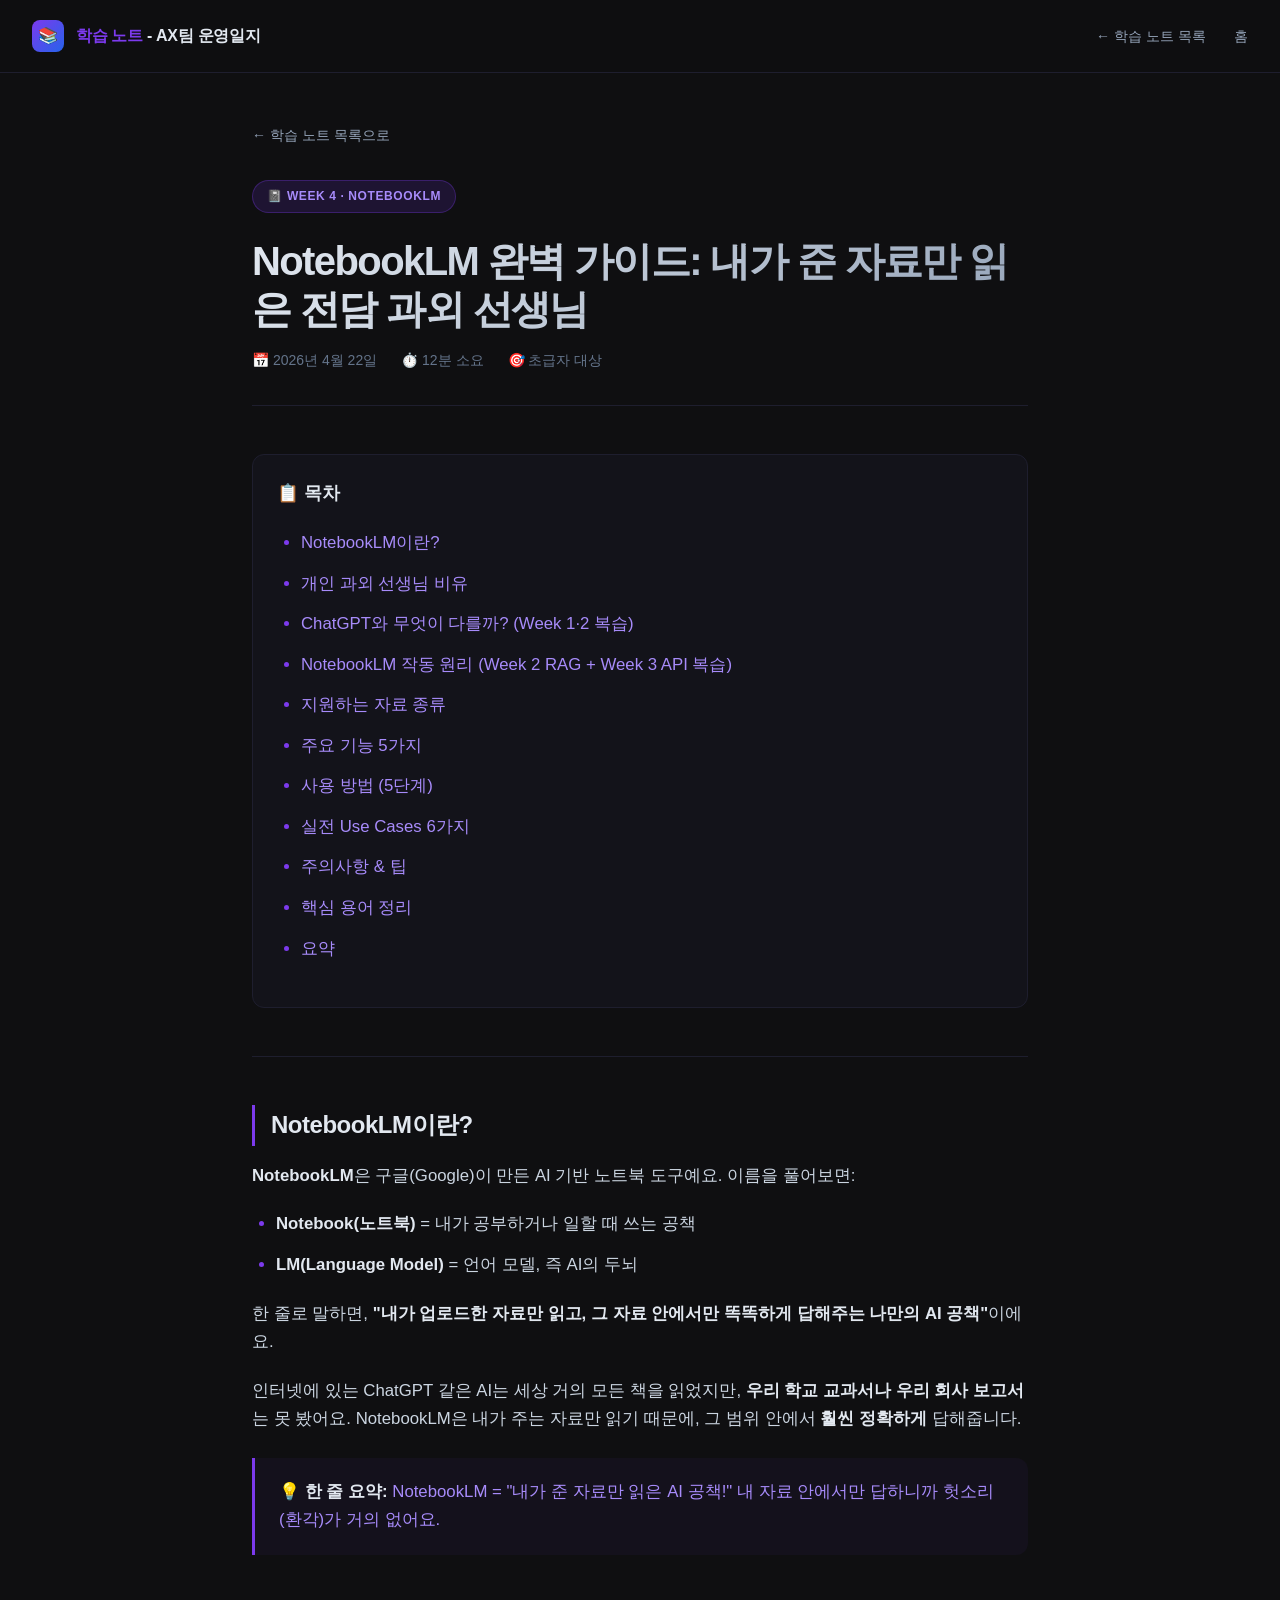
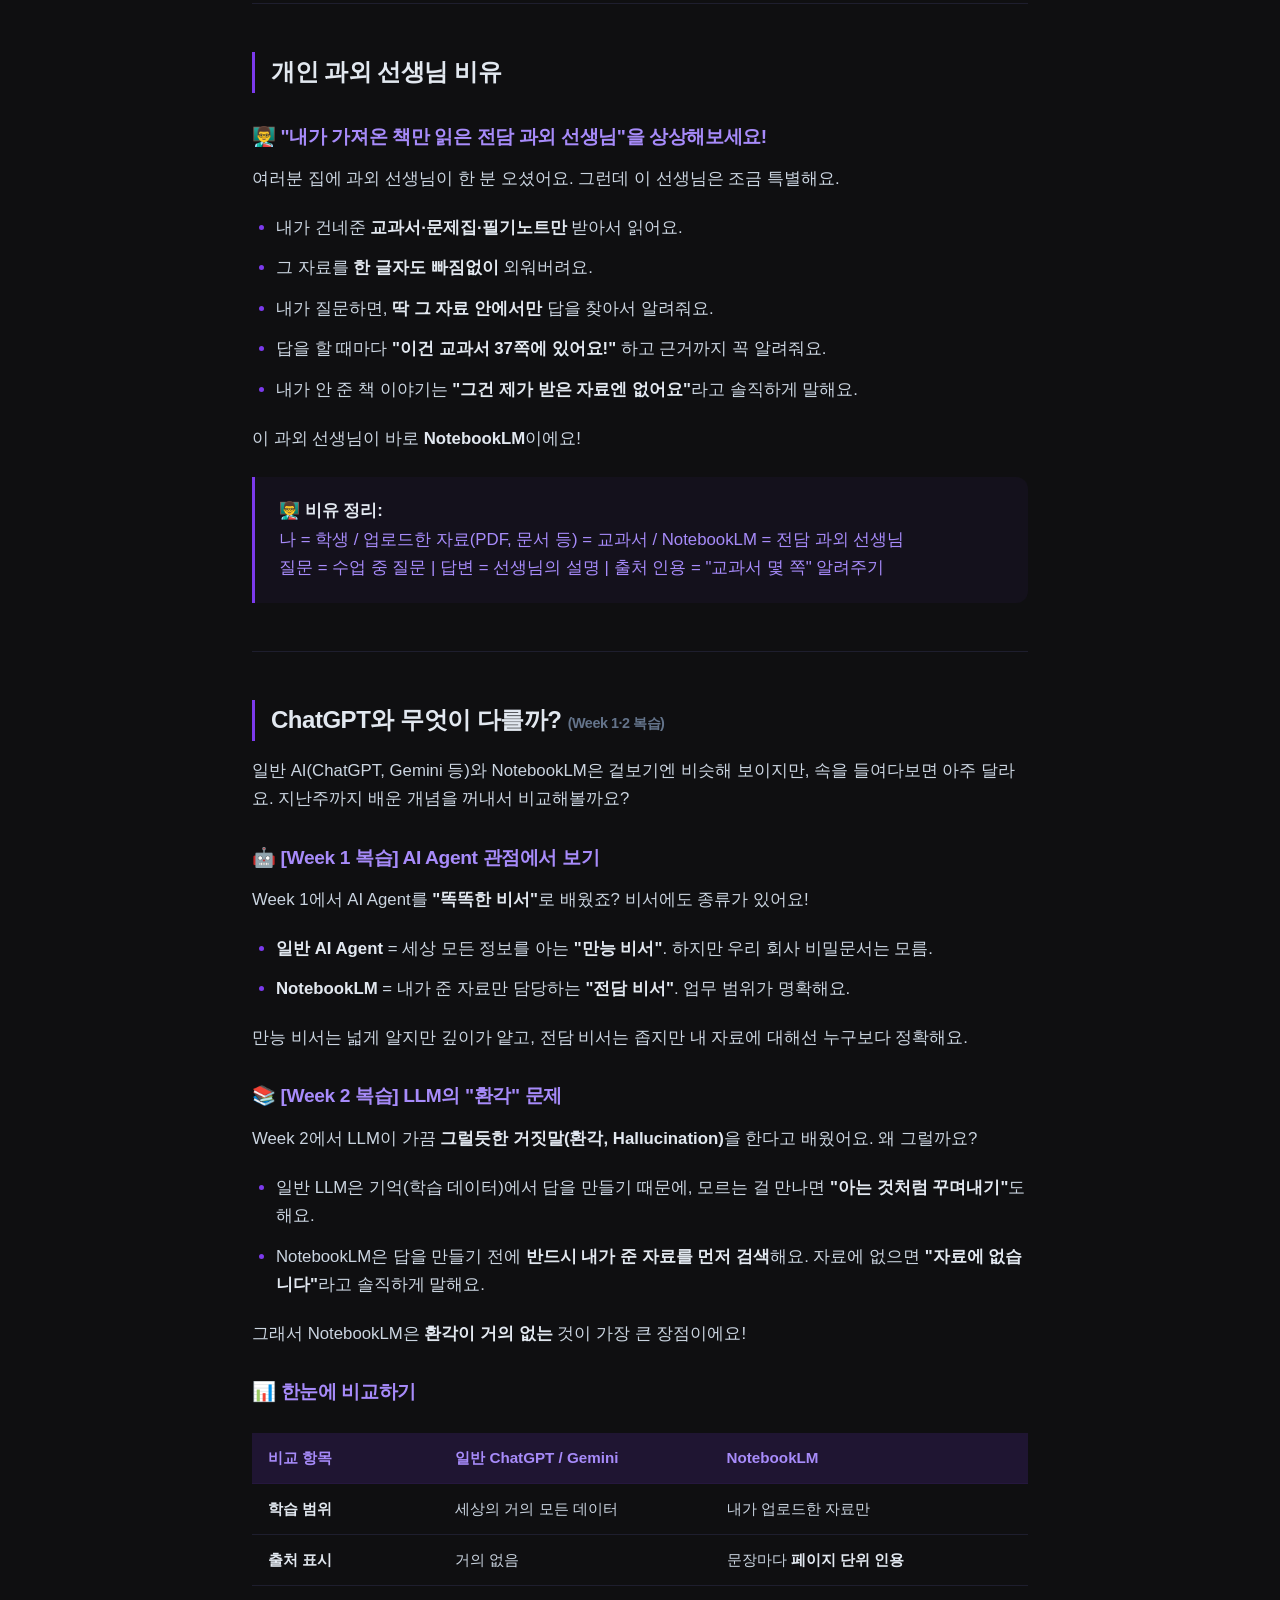
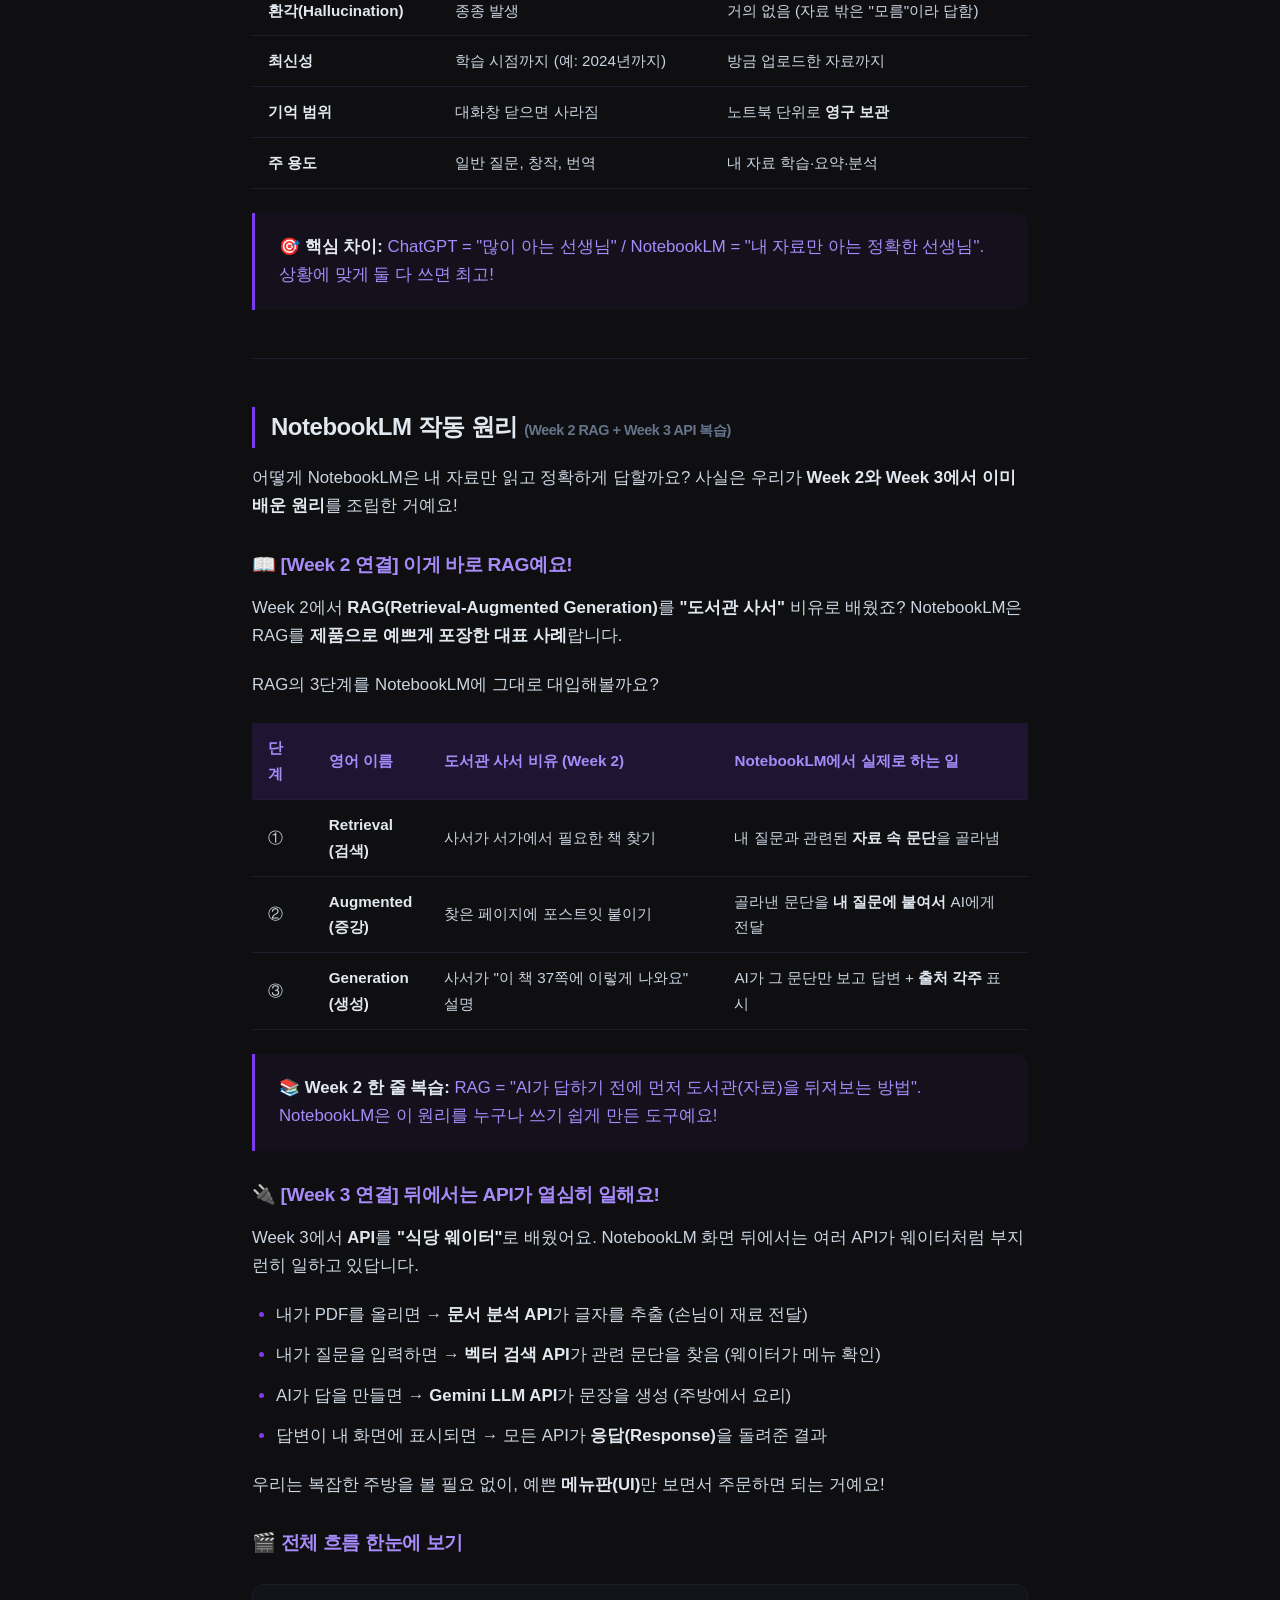
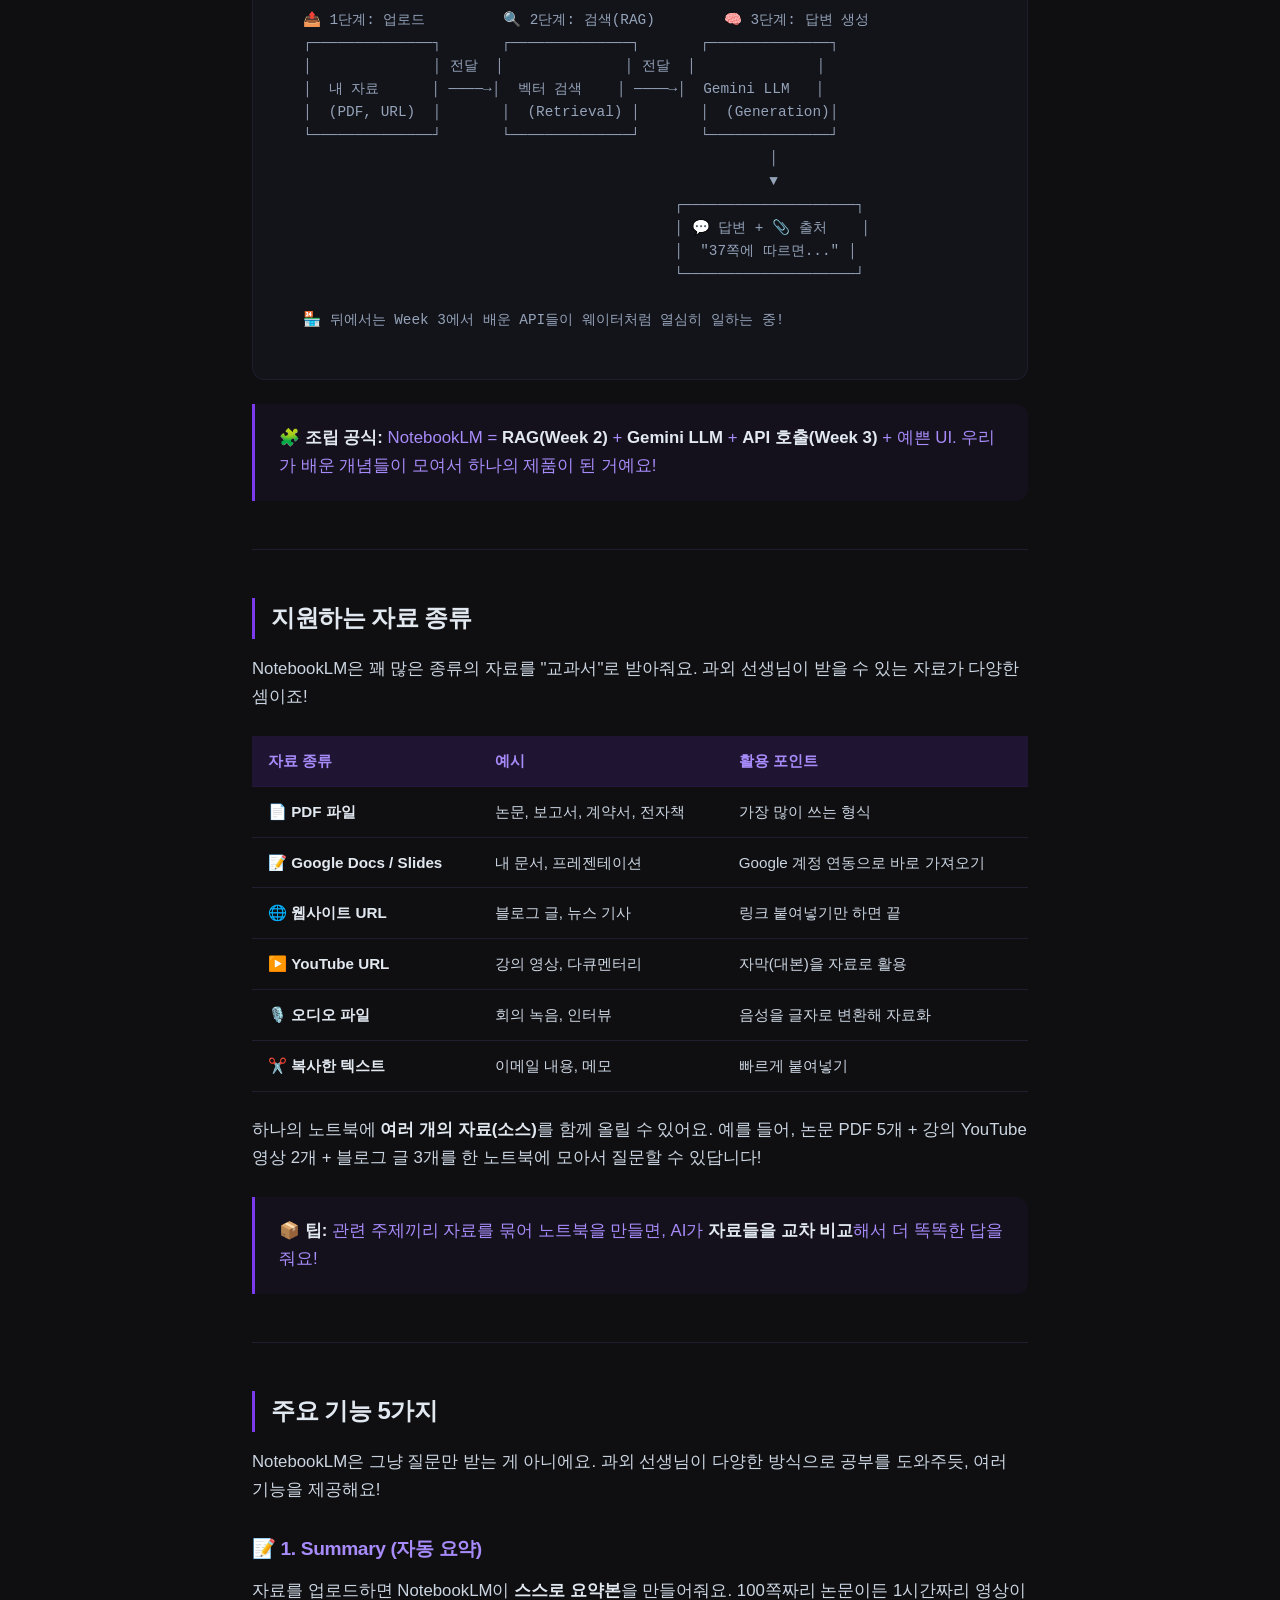
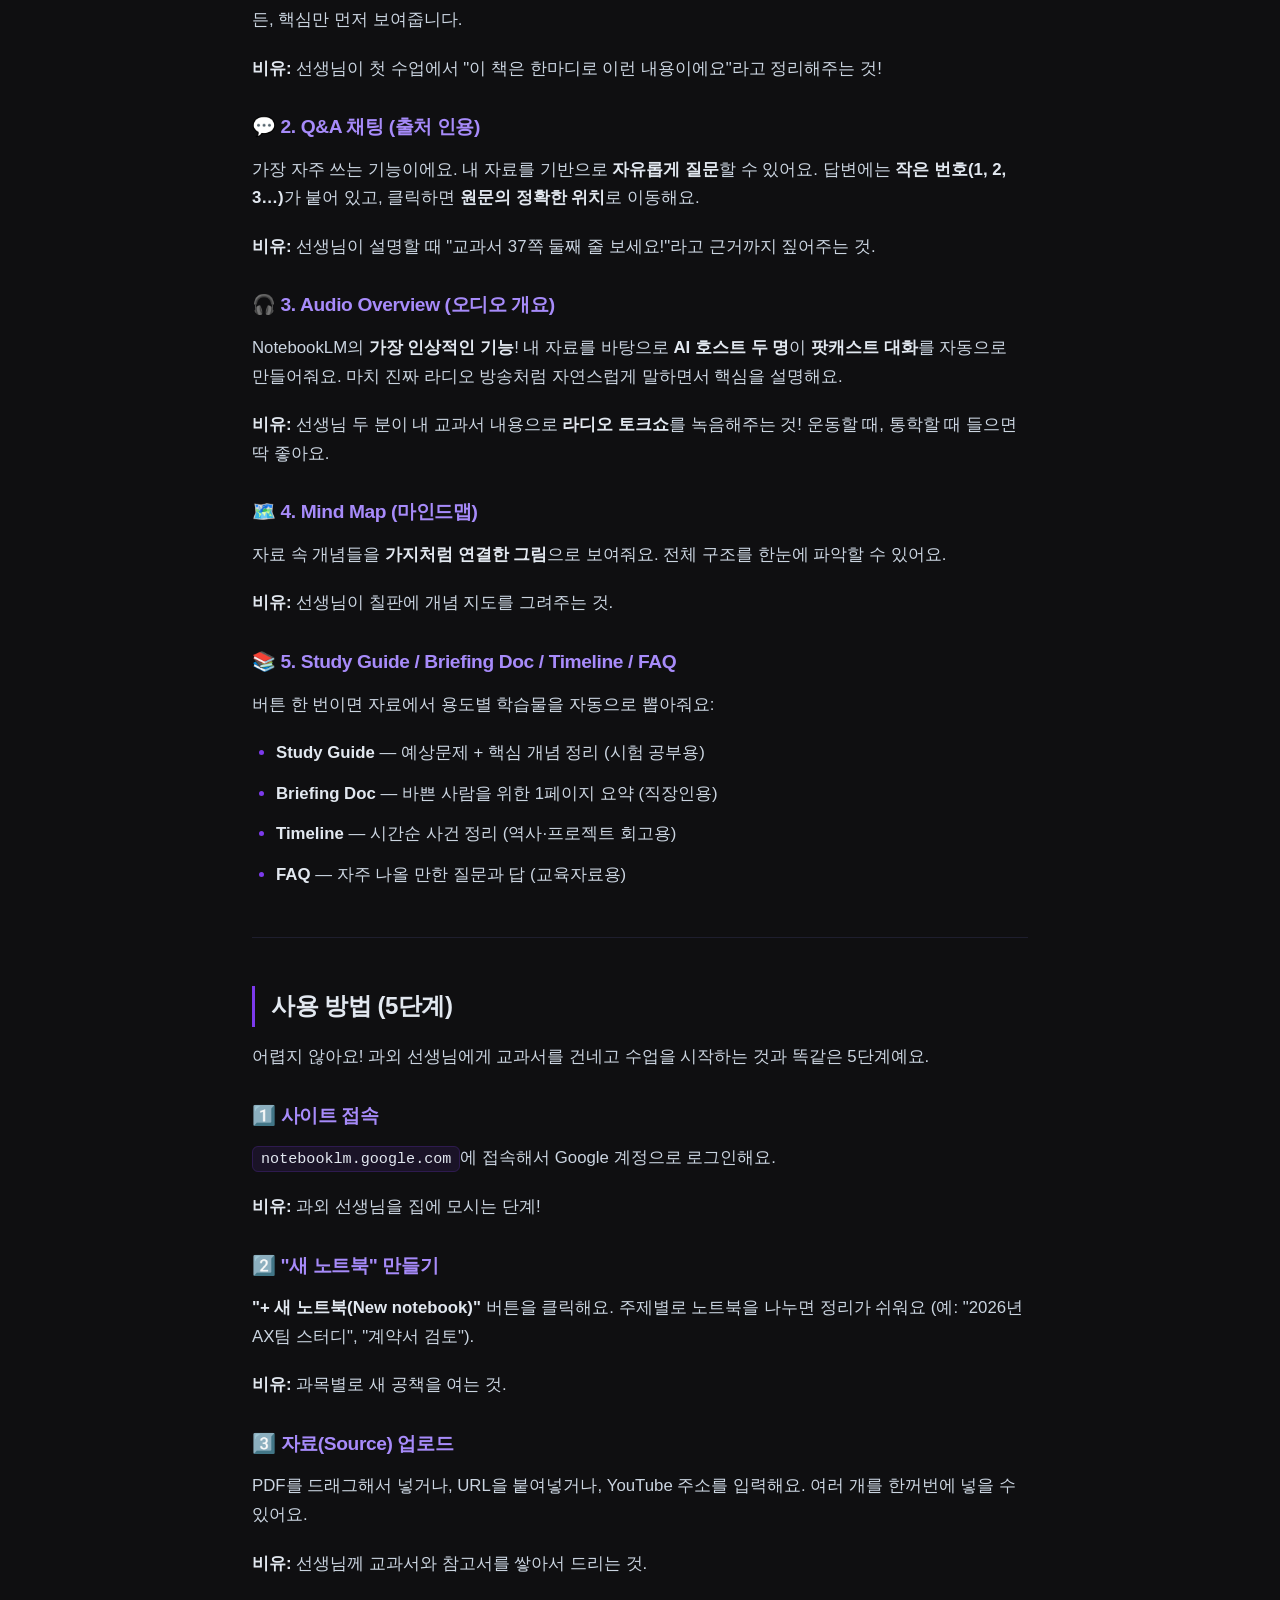
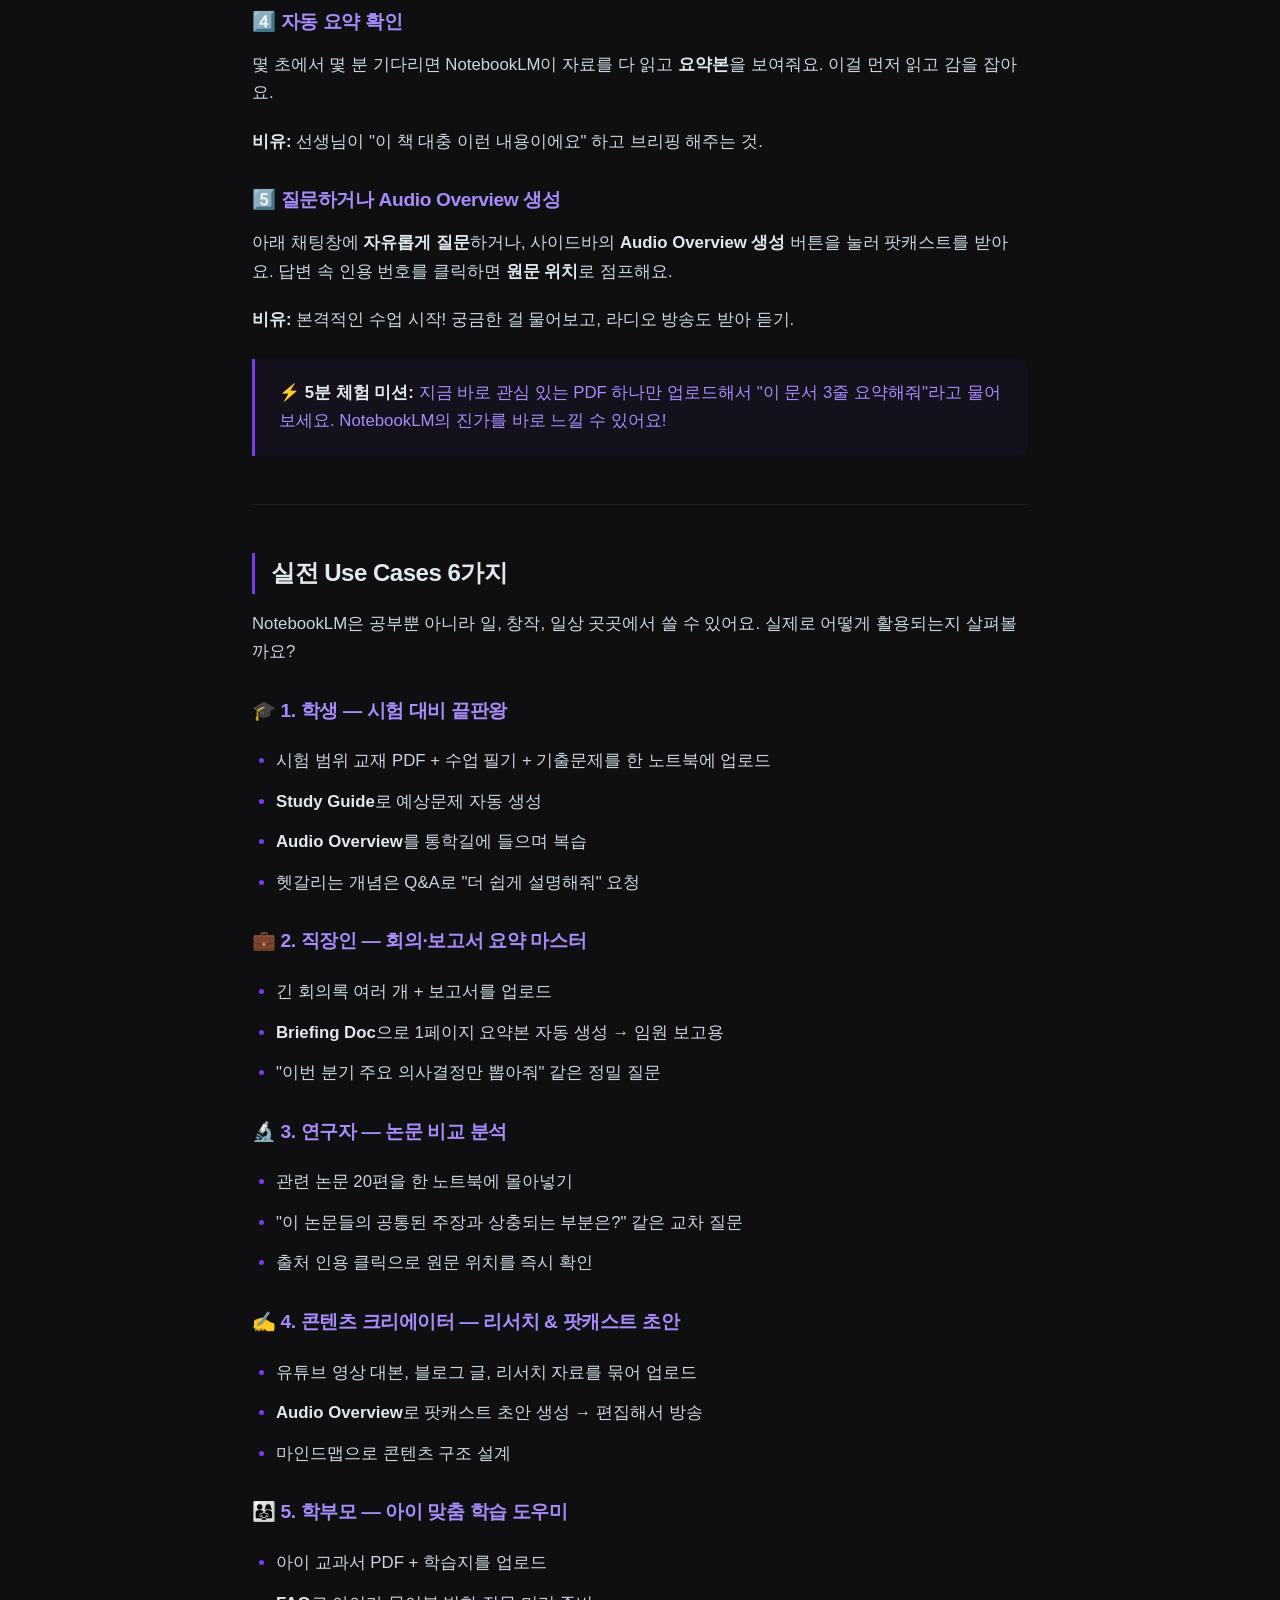
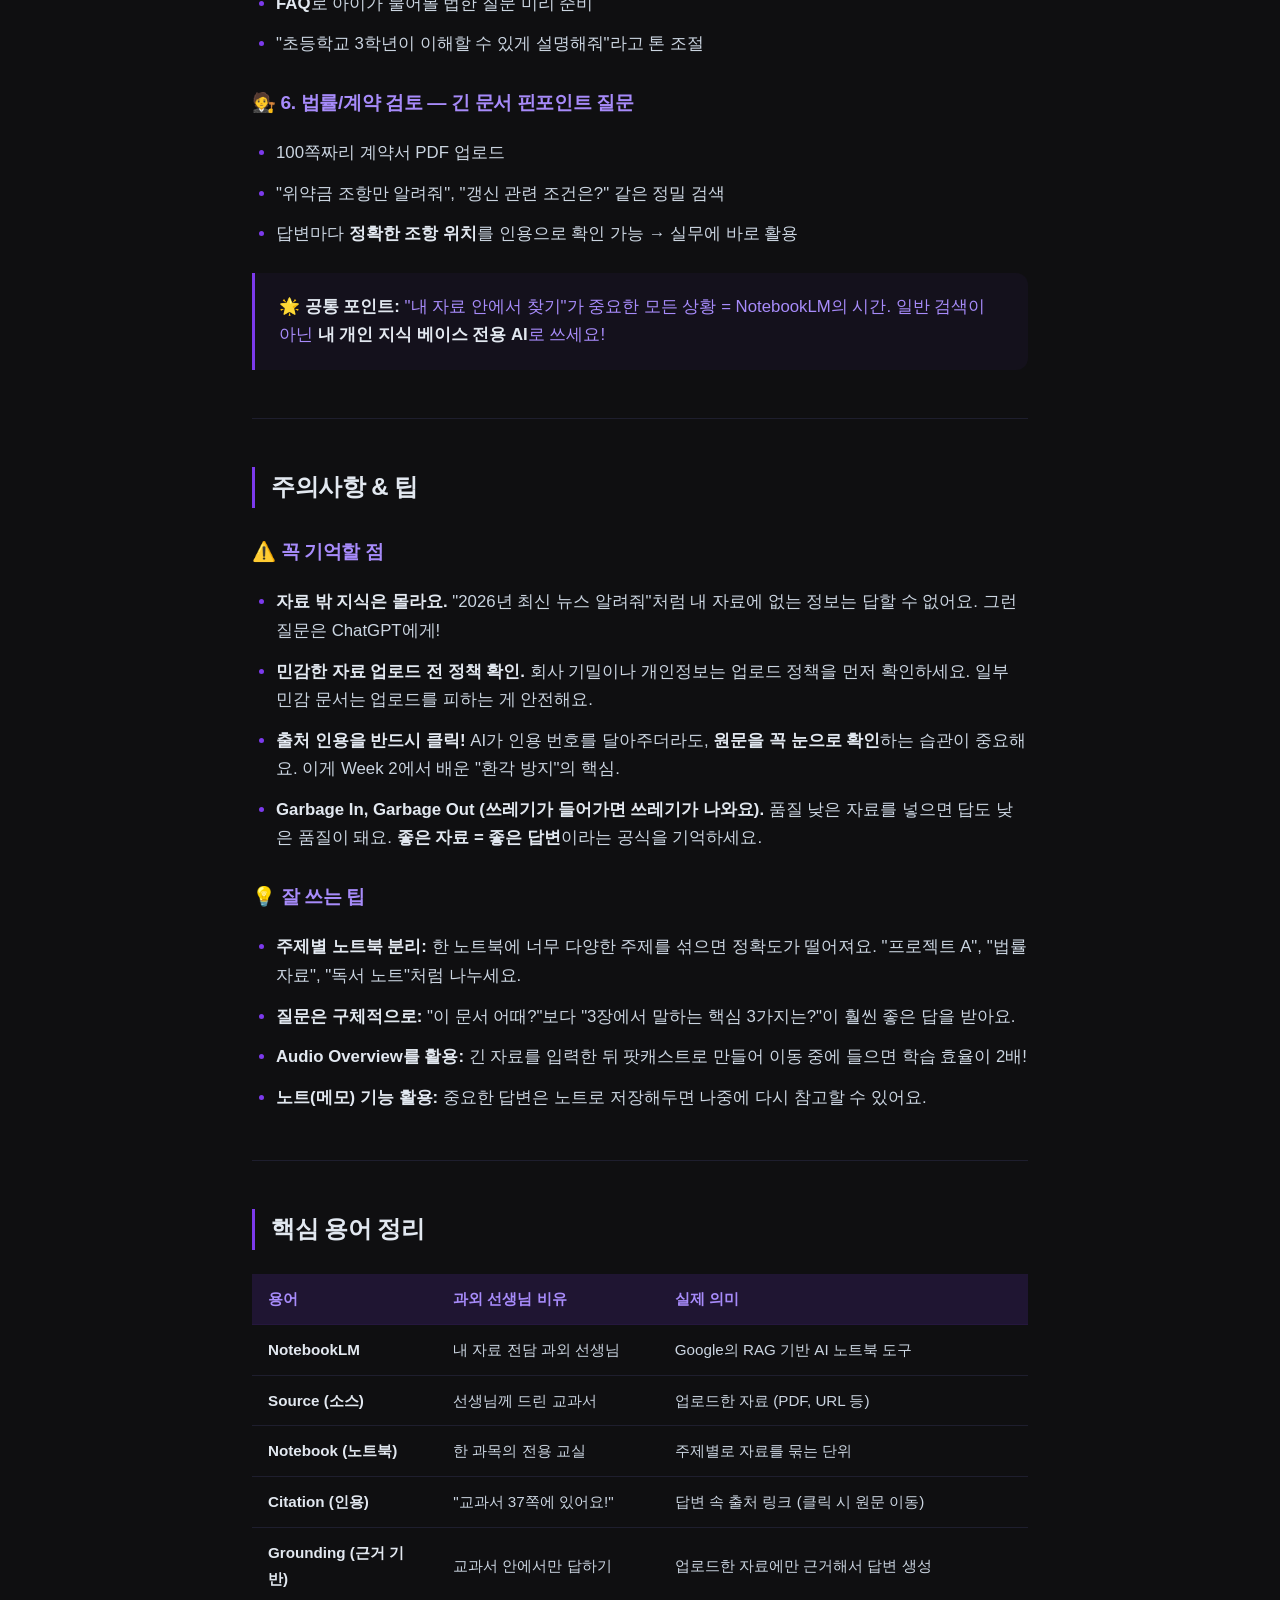
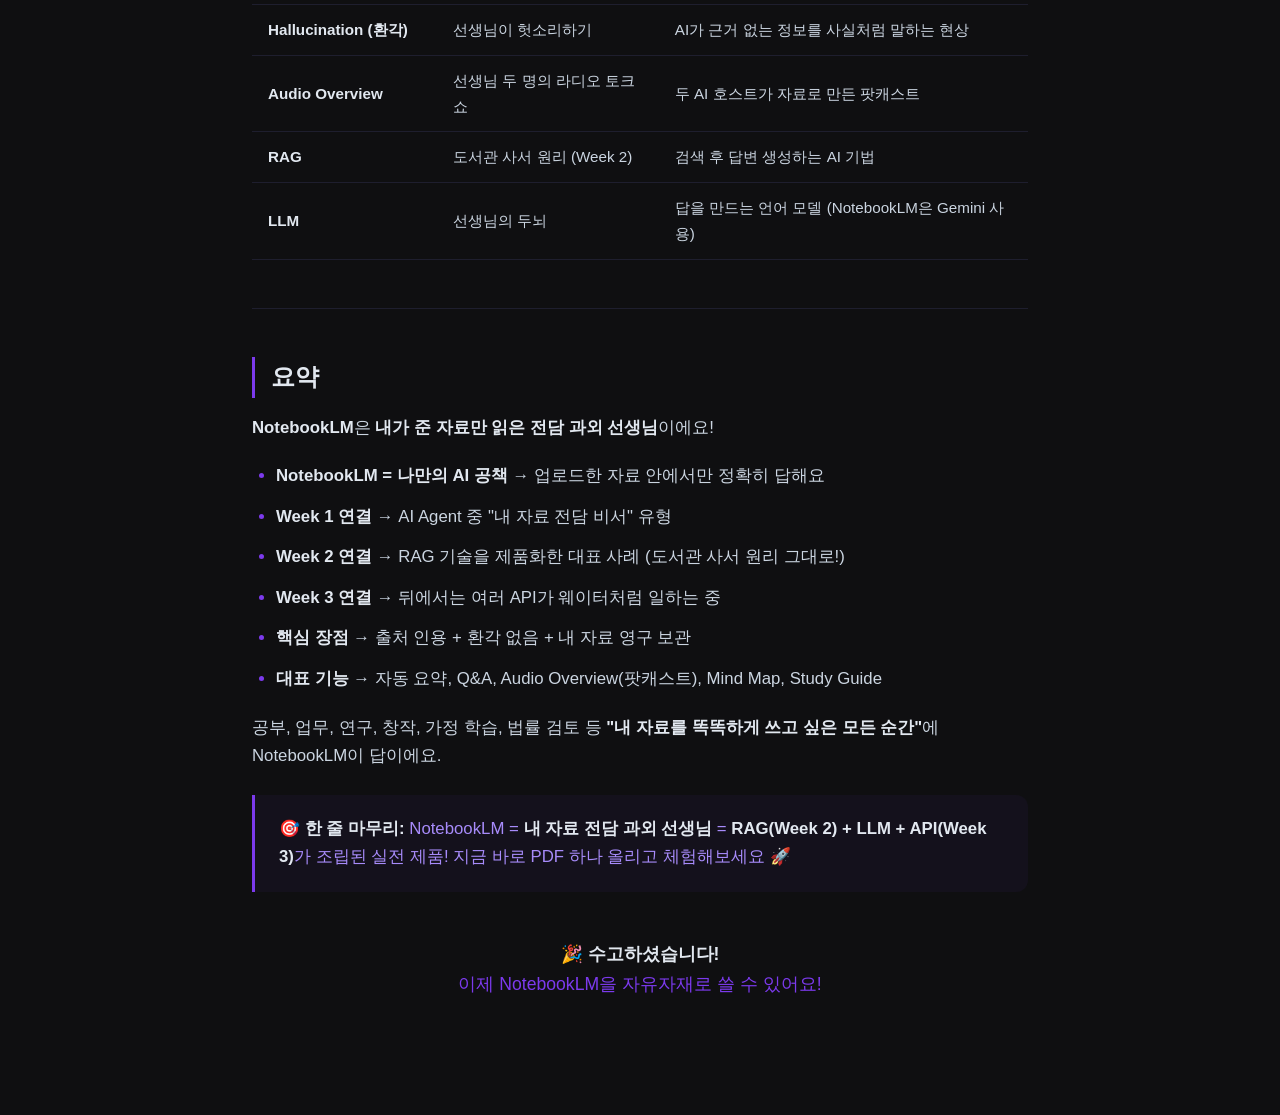
<file: week-4/notebooklm-guide.html>
<!DOCTYPE html>
<html lang="ko">
<head>
  <meta charset="UTF-8" />
  <meta name="viewport" content="width=device-width, initial-scale=1.0" />
  <title>NotebookLM (내가 준 자료만 읽은 전담 과외 선생님) - AX팀 학습 노트</title>
  <style>
    * { margin: 0; padding: 0; box-sizing: border-box; }

    body {
      font-family: -apple-system, BlinkMacSystemFont, 'Segoe UI', 'Noto Sans KR', sans-serif;
      background: #0f0f11;
      color: #e2e8f0;
      line-height: 1.7;
      min-height: 100vh;
    }

    /* Header */
    header {
      border-bottom: 1px solid #1e1e2e;
      padding: 1.25rem 2rem;
      display: flex;
      align-items: center;
      justify-content: space-between;
      position: sticky;
      top: 0;
      background: rgba(15, 15, 17, 0.95);
      backdrop-filter: blur(12px);
      z-index: 100;
    }

    .logo {
      display: flex;
      align-items: center;
      gap: 0.75rem;
    }

    .logo-icon {
      width: 32px;
      height: 32px;
      background: linear-gradient(135deg, #7c3aed, #2563eb);
      border-radius: 8px;
      display: flex;
      align-items: center;
      justify-content: center;
      font-size: 16px;
    }

    .logo-text {
      font-size: 1rem;
      font-weight: 700;
      letter-spacing: -0.02em;
    }

    .logo-text span {
      color: #7c3aed;
    }

    nav a {
      color: #94a3b8;
      text-decoration: none;
      font-size: 0.875rem;
      margin-left: 1.5rem;
      transition: color 0.2s;
    }

    nav a:hover { color: #e2e8f0; }

    /* Main Content */
    .container {
      max-width: 840px;
      margin: 0 auto;
      padding: 3rem 2rem 6rem;
    }

    /* Article Header */
    .article-header {
      margin-bottom: 3rem;
      padding-bottom: 2rem;
      border-bottom: 1px solid #1e1e2e;
    }

    .article-badge {
      display: inline-flex;
      align-items: center;
      gap: 0.5rem;
      background: rgba(124, 58, 237, 0.15);
      border: 1px solid rgba(124, 58, 237, 0.3);
      color: #a78bfa;
      font-size: 0.75rem;
      font-weight: 600;
      padding: 0.35rem 0.9rem;
      border-radius: 100px;
      margin-bottom: 1.5rem;
      letter-spacing: 0.05em;
      text-transform: uppercase;
    }

    .article-title {
      font-size: clamp(1.75rem, 4vw, 2.5rem);
      font-weight: 800;
      letter-spacing: -0.04em;
      line-height: 1.2;
      margin-bottom: 1rem;
      background: linear-gradient(135deg, #e2e8f0 0%, #94a3b8 100%);
      -webkit-background-clip: text;
      -webkit-text-fill-color: transparent;
      background-clip: text;
    }

    .article-meta {
      display: flex;
      gap: 1.5rem;
      font-size: 0.875rem;
      color: #64748b;
    }

    /* Markdown Content */
    .markdown-content {
      font-size: 1.05rem;
    }

    .markdown-content h2 {
      font-size: 1.5rem;
      font-weight: 700;
      margin: 2rem 0 1rem;
      padding-left: 1rem;
      border-left: 3px solid #7c3aed;
      letter-spacing: -0.02em;
    }

    .markdown-content h3 {
      font-size: 1.2rem;
      font-weight: 600;
      margin: 1.75rem 0 0.75rem;
      color: #a78bfa;
      letter-spacing: -0.02em;
    }

    .markdown-content p {
      margin-bottom: 1.25rem;
      color: #cbd5e1;
    }

    .markdown-content strong {
      color: #e2e8f0;
      font-weight: 600;
    }

    .markdown-content ul, .markdown-content ol {
      margin: 1.25rem 0;
      padding-left: 1.5rem;
    }

    .markdown-content li {
      margin-bottom: 0.75rem;
      color: #cbd5e1;
    }

    .markdown-content li::marker {
      color: #7c3aed;
    }

    .markdown-content hr {
      border: none;
      border-top: 1px solid #1e1e2e;
      margin: 3rem 0;
    }

    .markdown-content blockquote {
      border-left: 3px solid #7c3aed;
      background: rgba(124, 58, 237, 0.05);
      padding: 1.25rem 1.5rem;
      margin: 1.5rem 0;
      border-radius: 0 12px 12px 0;
    }

    .markdown-content blockquote p {
      margin-bottom: 0;
      color: #a78bfa;
    }

    /* Back Button */
    .back-button {
      display: inline-flex;
      align-items: center;
      gap: 0.5rem;
      color: #94a3b8;
      text-decoration: none;
      font-size: 0.875rem;
      margin-bottom: 2rem;
      transition: color 0.2s;
    }

    .back-button:hover {
      color: #e2e8f0;
    }

    /* Table */
    .markdown-content table {
      width: 100%;
      border-collapse: collapse;
      margin: 1.5rem 0;
      font-size: 0.95rem;
    }

    .markdown-content th {
      background: rgba(124, 58, 237, 0.15);
      color: #a78bfa;
      padding: 0.75rem 1rem;
      text-align: left;
      border-bottom: 1px solid rgba(124, 58, 237, 0.2);
    }

    .markdown-content td {
      padding: 0.75rem 1rem;
      border-bottom: 1px solid #1e1e2e;
      color: #cbd5e1;
    }

    .markdown-content tr:hover td {
      background: rgba(124, 58, 237, 0.03);
    }

    /* Code Block */
    .markdown-content pre {
      background: #13131a;
      border: 1px solid #1e1e2e;
      border-radius: 12px;
      padding: 1.5rem;
      margin: 1.5rem 0;
      overflow-x: auto;
      font-family: 'Consolas', 'Monaco', monospace;
      font-size: 0.9rem;
      line-height: 1.6;
      color: #94a3b8;
    }

    .markdown-content code {
      background: rgba(124, 58, 237, 0.1);
      border: 1px solid rgba(124, 58, 237, 0.2);
      color: #e2e8f0;
      padding: 0.2rem 0.5rem;
      border-radius: 6px;
      font-size: 0.9em;
      font-family: 'Consolas', 'Monaco', monospace;
    }

    .markdown-content pre code {
      background: none;
      border: none;
      padding: 0;
      font-size: 0.875rem;
      color: #94a3b8;
    }

    /* TOC */
    .toc {
      background: #13131a;
      border: 1px solid #1e1e2e;
      border-radius: 12px;
      padding: 1.5rem;
      margin: 2rem 0;
    }

    .toc-title {
      font-size: 1.1rem;
      font-weight: 700;
      margin-bottom: 1rem;
      color: #e2e8f0;
    }

    .toc a {
      color: #a78bfa;
      text-decoration: none;
      transition: color 0.2s;
    }

    .toc a:hover {
      color: #c4b5fd;
    }

    /* Responsive */
    @media (max-width: 768px) {
      .container { padding: 2rem 1.25rem 4rem; }
      .article-meta { flex-wrap: wrap; gap: 0.75rem; }
    }
  </style>
</head>
<body>

  <header>
    <div class="logo">
      <div class="logo-icon">📚</div>
      <span class="logo-text"><span>학습 노트</span> - AX팀 운영일지</span>
    </div>
    <nav>
      <a href="../study-notes.html">← 학습 노트 목록</a>
      <a href="../index.html">홈</a>
    </nav>
  </header>

  <div class="container">
    <a href="../study-notes.html" class="back-button">← 학습 노트 목록으로</a>

    <article>
      <div class="article-header">
        <div class="article-badge">📓 Week 4 · NotebookLM</div>
        <h1 class="article-title">NotebookLM 완벽 가이드: 내가 준 자료만 읽은 전담 과외 선생님</h1>
        <div class="article-meta">
          <span>📅 2026년 4월 22일</span>
          <span>⏱️ 12분 소요</span>
          <span>🎯 초급자 대상</span>
        </div>
      </div>

      <div class="markdown-content">

        <!-- 목차 -->
        <div class="toc">
          <div class="toc-title">📋 목차</div>
          <ul>
            <li><a href="#what-is-notebooklm">NotebookLM이란?</a></li>
            <li><a href="#tutor">개인 과외 선생님 비유</a></li>
            <li><a href="#vs-chatgpt">ChatGPT와 무엇이 다를까? (Week 1·2 복습)</a></li>
            <li><a href="#how-it-works">NotebookLM 작동 원리 (Week 2 RAG + Week 3 API 복습)</a></li>
            <li><a href="#sources">지원하는 자료 종류</a></li>
            <li><a href="#features">주요 기능 5가지</a></li>
            <li><a href="#how-to-use">사용 방법 (5단계)</a></li>
            <li><a href="#use-cases">실전 Use Cases 6가지</a></li>
            <li><a href="#tips">주의사항 &amp; 팁</a></li>
            <li><a href="#glossary">핵심 용어 정리</a></li>
            <li><a href="#summary">요약</a></li>
          </ul>
        </div>

        <hr>

        <!-- 1. NotebookLM이란? -->
        <h2 id="what-is-notebooklm">NotebookLM이란?</h2>

        <p><strong>NotebookLM</strong>은 구글(Google)이 만든 AI 기반 노트북 도구예요. 이름을 풀어보면:</p>
        <ul>
          <li><strong>Notebook(노트북)</strong> = 내가 공부하거나 일할 때 쓰는 공책</li>
          <li><strong>LM(Language Model)</strong> = 언어 모델, 즉 AI의 두뇌</li>
        </ul>

        <p>한 줄로 말하면, <strong>"내가 업로드한 자료만 읽고, 그 자료 안에서만 똑똑하게 답해주는 나만의 AI 공책"</strong>이에요.</p>

        <p>인터넷에 있는 ChatGPT 같은 AI는 세상 거의 모든 책을 읽었지만, <strong>우리 학교 교과서나 우리 회사 보고서</strong>는 못 봤어요. NotebookLM은 내가 주는 자료만 읽기 때문에, 그 범위 안에서 <strong>훨씬 정확하게</strong> 답해줍니다.</p>

        <blockquote>
          <p>💡 <strong>한 줄 요약:</strong> NotebookLM = "내가 준 자료만 읽은 AI 공책!" 내 자료 안에서만 답하니까 헛소리(환각)가 거의 없어요.</p>
        </blockquote>

        <hr>

        <!-- 2. 개인 과외 선생님 비유 -->
        <h2 id="tutor">개인 과외 선생님 비유</h2>

        <h3>👨‍🏫 "내가 가져온 책만 읽은 전담 과외 선생님"을 상상해보세요!</h3>

        <p>여러분 집에 과외 선생님이 한 분 오셨어요. 그런데 이 선생님은 조금 특별해요.</p>

        <ul>
          <li>내가 건네준 <strong>교과서·문제집·필기노트만</strong> 받아서 읽어요.</li>
          <li>그 자료를 <strong>한 글자도 빠짐없이</strong> 외워버려요.</li>
          <li>내가 질문하면, <strong>딱 그 자료 안에서만</strong> 답을 찾아서 알려줘요.</li>
          <li>답을 할 때마다 <strong>"이건 교과서 37쪽에 있어요!"</strong> 하고 근거까지 꼭 알려줘요.</li>
          <li>내가 안 준 책 이야기는 <strong>"그건 제가 받은 자료엔 없어요"</strong>라고 솔직하게 말해요.</li>
        </ul>

        <p>이 과외 선생님이 바로 <strong>NotebookLM</strong>이에요!</p>

        <blockquote>
          <p>👨‍🏫 <strong>비유 정리:</strong><br>
          나 = 학생 / 업로드한 자료(PDF, 문서 등) = 교과서 / NotebookLM = 전담 과외 선생님<br>
          질문 = 수업 중 질문 | 답변 = 선생님의 설명 | 출처 인용 = "교과서 몇 쪽" 알려주기</p>
        </blockquote>

        <hr>

        <!-- 3. ChatGPT와 무엇이 다를까? -->
        <h2 id="vs-chatgpt">ChatGPT와 무엇이 다를까? <span style="font-size: 0.9rem; color: #64748b;">(Week 1·2 복습)</span></h2>

        <p>일반 AI(ChatGPT, Gemini 등)와 NotebookLM은 겉보기엔 비슷해 보이지만, 속을 들여다보면 아주 달라요. 지난주까지 배운 개념을 꺼내서 비교해볼까요?</p>

        <h3>🤖 [Week 1 복습] AI Agent 관점에서 보기</h3>
        <p>Week 1에서 AI Agent를 <strong>"똑똑한 비서"</strong>로 배웠죠? 비서에도 종류가 있어요!</p>
        <ul>
          <li><strong>일반 AI Agent</strong> = 세상 모든 정보를 아는 <strong>"만능 비서"</strong>. 하지만 우리 회사 비밀문서는 모름.</li>
          <li><strong>NotebookLM</strong> = 내가 준 자료만 담당하는 <strong>"전담 비서"</strong>. 업무 범위가 명확해요.</li>
        </ul>
        <p>만능 비서는 넓게 알지만 깊이가 얕고, 전담 비서는 좁지만 내 자료에 대해선 누구보다 정확해요.</p>

        <h3>📚 [Week 2 복습] LLM의 "환각" 문제</h3>
        <p>Week 2에서 LLM이 가끔 <strong>그럴듯한 거짓말(환각, Hallucination)</strong>을 한다고 배웠어요. 왜 그럴까요?</p>
        <ul>
          <li>일반 LLM은 기억(학습 데이터)에서 답을 만들기 때문에, 모르는 걸 만나면 <strong>"아는 것처럼 꾸며내기"</strong>도 해요.</li>
          <li>NotebookLM은 답을 만들기 전에 <strong>반드시 내가 준 자료를 먼저 검색</strong>해요. 자료에 없으면 <strong>"자료에 없습니다"</strong>라고 솔직하게 말해요.</li>
        </ul>
        <p>그래서 NotebookLM은 <strong>환각이 거의 없는</strong> 것이 가장 큰 장점이에요!</p>

        <h3>📊 한눈에 비교하기</h3>

        <table>
          <thead>
            <tr>
              <th>비교 항목</th>
              <th>일반 ChatGPT / Gemini</th>
              <th>NotebookLM</th>
            </tr>
          </thead>
          <tbody>
            <tr><td><strong>학습 범위</strong></td><td>세상의 거의 모든 데이터</td><td>내가 업로드한 자료만</td></tr>
            <tr><td><strong>출처 표시</strong></td><td>거의 없음</td><td>문장마다 <strong>페이지 단위 인용</strong></td></tr>
            <tr><td><strong>환각(Hallucination)</strong></td><td>종종 발생</td><td>거의 없음 (자료 밖은 "모름"이라 답함)</td></tr>
            <tr><td><strong>최신성</strong></td><td>학습 시점까지 (예: 2024년까지)</td><td>방금 업로드한 자료까지</td></tr>
            <tr><td><strong>기억 범위</strong></td><td>대화창 닫으면 사라짐</td><td>노트북 단위로 <strong>영구 보관</strong></td></tr>
            <tr><td><strong>주 용도</strong></td><td>일반 질문, 창작, 번역</td><td>내 자료 학습·요약·분석</td></tr>
          </tbody>
        </table>

        <blockquote>
          <p>🎯 <strong>핵심 차이:</strong> ChatGPT = "많이 아는 선생님" / NotebookLM = "내 자료만 아는 정확한 선생님". 상황에 맞게 둘 다 쓰면 최고!</p>
        </blockquote>

        <hr>

        <!-- 4. 작동 원리 -->
        <h2 id="how-it-works">NotebookLM 작동 원리 <span style="font-size: 0.9rem; color: #64748b;">(Week 2 RAG + Week 3 API 복습)</span></h2>

        <p>어떻게 NotebookLM은 내 자료만 읽고 정확하게 답할까요? 사실은 우리가 <strong>Week 2와 Week 3에서 이미 배운 원리</strong>를 조립한 거예요!</p>

        <h3>📖 [Week 2 연결] 이게 바로 RAG예요!</h3>

        <p>Week 2에서 <strong>RAG(Retrieval-Augmented Generation)</strong>를 <strong>"도서관 사서"</strong> 비유로 배웠죠? NotebookLM은 RAG를 <strong>제품으로 예쁘게 포장한 대표 사례</strong>랍니다.</p>

        <p>RAG의 3단계를 NotebookLM에 그대로 대입해볼까요?</p>

        <table>
          <thead>
            <tr>
              <th>단계</th>
              <th>영어 이름</th>
              <th>도서관 사서 비유 (Week 2)</th>
              <th>NotebookLM에서 실제로 하는 일</th>
            </tr>
          </thead>
          <tbody>
            <tr>
              <td>①</td>
              <td><strong>Retrieval<br>(검색)</strong></td>
              <td>사서가 서가에서 필요한 책 찾기</td>
              <td>내 질문과 관련된 <strong>자료 속 문단</strong>을 골라냄</td>
            </tr>
            <tr>
              <td>②</td>
              <td><strong>Augmented<br>(증강)</strong></td>
              <td>찾은 페이지에 포스트잇 붙이기</td>
              <td>골라낸 문단을 <strong>내 질문에 붙여서</strong> AI에게 전달</td>
            </tr>
            <tr>
              <td>③</td>
              <td><strong>Generation<br>(생성)</strong></td>
              <td>사서가 "이 책 37쪽에 이렇게 나와요" 설명</td>
              <td>AI가 그 문단만 보고 답변 + <strong>출처 각주</strong> 표시</td>
            </tr>
          </tbody>
        </table>

        <blockquote>
          <p>📚 <strong>Week 2 한 줄 복습:</strong> RAG = "AI가 답하기 전에 먼저 도서관(자료)을 뒤져보는 방법". NotebookLM은 이 원리를 누구나 쓰기 쉽게 만든 도구예요!</p>
        </blockquote>

        <h3>🔌 [Week 3 연결] 뒤에서는 API가 열심히 일해요!</h3>

        <p>Week 3에서 <strong>API</strong>를 <strong>"식당 웨이터"</strong>로 배웠어요. NotebookLM 화면 뒤에서는 여러 API가 웨이터처럼 부지런히 일하고 있답니다.</p>

        <ul>
          <li>내가 PDF를 올리면 → <strong>문서 분석 API</strong>가 글자를 추출 (손님이 재료 전달)</li>
          <li>내가 질문을 입력하면 → <strong>벡터 검색 API</strong>가 관련 문단을 찾음 (웨이터가 메뉴 확인)</li>
          <li>AI가 답을 만들면 → <strong>Gemini LLM API</strong>가 문장을 생성 (주방에서 요리)</li>
          <li>답변이 내 화면에 표시되면 → 모든 API가 <strong>응답(Response)</strong>을 돌려준 결과</li>
        </ul>

        <p>우리는 복잡한 주방을 볼 필요 없이, 예쁜 <strong>메뉴판(UI)</strong>만 보면서 주문하면 되는 거예요!</p>

        <h3>🎬 전체 흐름 한눈에 보기</h3>

        <pre>
   📤 1단계: 업로드         🔍 2단계: 검색(RAG)        🧠 3단계: 답변 생성
   ┌──────────────┐       ┌──────────────┐       ┌──────────────┐
   │              │ 전달  │              │ 전달  │              │
   │  내 자료      │ ────→│  벡터 검색    │ ────→│  Gemini LLM   │
   │  (PDF, URL)  │       │  (Retrieval) │       │  (Generation)│
   └──────────────┘       └──────────────┘       └──────────────┘
                                                         │
                                                         ▼
                                              ┌────────────────────┐
                                              │ 💬 답변 + 📎 출처    │
                                              │  "37쪽에 따르면..." │
                                              └────────────────────┘

   🏪 뒤에서는 Week 3에서 배운 API들이 웨이터처럼 열심히 일하는 중!
        </pre>

        <blockquote>
          <p>🧩 <strong>조립 공식:</strong> NotebookLM = <strong>RAG(Week 2)</strong> + <strong>Gemini LLM</strong> + <strong>API 호출(Week 3)</strong> + 예쁜 UI. 우리가 배운 개념들이 모여서 하나의 제품이 된 거예요!</p>
        </blockquote>

        <hr>

        <!-- 5. 지원하는 자료 종류 -->
        <h2 id="sources">지원하는 자료 종류</h2>

        <p>NotebookLM은 꽤 많은 종류의 자료를 "교과서"로 받아줘요. 과외 선생님이 받을 수 있는 자료가 다양한 셈이죠!</p>

        <table>
          <thead>
            <tr>
              <th>자료 종류</th>
              <th>예시</th>
              <th>활용 포인트</th>
            </tr>
          </thead>
          <tbody>
            <tr><td>📄 <strong>PDF 파일</strong></td><td>논문, 보고서, 계약서, 전자책</td><td>가장 많이 쓰는 형식</td></tr>
            <tr><td>📝 <strong>Google Docs / Slides</strong></td><td>내 문서, 프레젠테이션</td><td>Google 계정 연동으로 바로 가져오기</td></tr>
            <tr><td>🌐 <strong>웹사이트 URL</strong></td><td>블로그 글, 뉴스 기사</td><td>링크 붙여넣기만 하면 끝</td></tr>
            <tr><td>▶️ <strong>YouTube URL</strong></td><td>강의 영상, 다큐멘터리</td><td>자막(대본)을 자료로 활용</td></tr>
            <tr><td>🎙️ <strong>오디오 파일</strong></td><td>회의 녹음, 인터뷰</td><td>음성을 글자로 변환해 자료화</td></tr>
            <tr><td>✂️ <strong>복사한 텍스트</strong></td><td>이메일 내용, 메모</td><td>빠르게 붙여넣기</td></tr>
          </tbody>
        </table>

        <p>하나의 노트북에 <strong>여러 개의 자료(소스)</strong>를 함께 올릴 수 있어요. 예를 들어, 논문 PDF 5개 + 강의 YouTube 영상 2개 + 블로그 글 3개를 한 노트북에 모아서 질문할 수 있답니다!</p>

        <blockquote>
          <p>📦 <strong>팁:</strong> 관련 주제끼리 자료를 묶어 노트북을 만들면, AI가 <strong>자료들을 교차 비교</strong>해서 더 똑똑한 답을 줘요!</p>
        </blockquote>

        <hr>

        <!-- 6. 주요 기능 -->
        <h2 id="features">주요 기능 5가지</h2>

        <p>NotebookLM은 그냥 질문만 받는 게 아니에요. 과외 선생님이 다양한 방식으로 공부를 도와주듯, 여러 기능을 제공해요!</p>

        <h3>📝 1. Summary (자동 요약)</h3>
        <p>자료를 업로드하면 NotebookLM이 <strong>스스로 요약본</strong>을 만들어줘요. 100쪽짜리 논문이든 1시간짜리 영상이든, 핵심만 먼저 보여줍니다.</p>
        <p><strong>비유:</strong> 선생님이 첫 수업에서 "이 책은 한마디로 이런 내용이에요"라고 정리해주는 것!</p>

        <h3>💬 2. Q&amp;A 채팅 (출처 인용)</h3>
        <p>가장 자주 쓰는 기능이에요. 내 자료를 기반으로 <strong>자유롭게 질문</strong>할 수 있어요. 답변에는 <strong>작은 번호(1, 2, 3…)</strong>가 붙어 있고, 클릭하면 <strong>원문의 정확한 위치</strong>로 이동해요.</p>
        <p><strong>비유:</strong> 선생님이 설명할 때 "교과서 37쪽 둘째 줄 보세요!"라고 근거까지 짚어주는 것.</p>

        <h3>🎧 3. Audio Overview (오디오 개요)</h3>
        <p>NotebookLM의 <strong>가장 인상적인 기능</strong>! 내 자료를 바탕으로 <strong>AI 호스트 두 명</strong>이 <strong>팟캐스트 대화</strong>를 자동으로 만들어줘요. 마치 진짜 라디오 방송처럼 자연스럽게 말하면서 핵심을 설명해요.</p>
        <p><strong>비유:</strong> 선생님 두 분이 내 교과서 내용으로 <strong>라디오 토크쇼</strong>를 녹음해주는 것! 운동할 때, 통학할 때 들으면 딱 좋아요.</p>

        <h3>🗺️ 4. Mind Map (마인드맵)</h3>
        <p>자료 속 개념들을 <strong>가지처럼 연결한 그림</strong>으로 보여줘요. 전체 구조를 한눈에 파악할 수 있어요.</p>
        <p><strong>비유:</strong> 선생님이 칠판에 개념 지도를 그려주는 것.</p>

        <h3>📚 5. Study Guide / Briefing Doc / Timeline / FAQ</h3>
        <p>버튼 한 번이면 자료에서 용도별 학습물을 자동으로 뽑아줘요:</p>
        <ul>
          <li><strong>Study Guide</strong> — 예상문제 + 핵심 개념 정리 (시험 공부용)</li>
          <li><strong>Briefing Doc</strong> — 바쁜 사람을 위한 1페이지 요약 (직장인용)</li>
          <li><strong>Timeline</strong> — 시간순 사건 정리 (역사·프로젝트 회고용)</li>
          <li><strong>FAQ</strong> — 자주 나올 만한 질문과 답 (교육자료용)</li>
        </ul>

        <hr>

        <!-- 7. 사용 방법 -->
        <h2 id="how-to-use">사용 방법 (5단계)</h2>

        <p>어렵지 않아요! 과외 선생님에게 교과서를 건네고 수업을 시작하는 것과 똑같은 5단계예요.</p>

        <h3>1️⃣ 사이트 접속</h3>
        <p><code>notebooklm.google.com</code>에 접속해서 Google 계정으로 로그인해요.</p>
        <p><strong>비유:</strong> 과외 선생님을 집에 모시는 단계!</p>

        <h3>2️⃣ "새 노트북" 만들기</h3>
        <p><strong>"+ 새 노트북(New notebook)"</strong> 버튼을 클릭해요. 주제별로 노트북을 나누면 정리가 쉬워요 (예: "2026년 AX팀 스터디", "계약서 검토").</p>
        <p><strong>비유:</strong> 과목별로 새 공책을 여는 것.</p>

        <h3>3️⃣ 자료(Source) 업로드</h3>
        <p>PDF를 드래그해서 넣거나, URL을 붙여넣거나, YouTube 주소를 입력해요. 여러 개를 한꺼번에 넣을 수 있어요.</p>
        <p><strong>비유:</strong> 선생님께 교과서와 참고서를 쌓아서 드리는 것.</p>

        <h3>4️⃣ 자동 요약 확인</h3>
        <p>몇 초에서 몇 분 기다리면 NotebookLM이 자료를 다 읽고 <strong>요약본</strong>을 보여줘요. 이걸 먼저 읽고 감을 잡아요.</p>
        <p><strong>비유:</strong> 선생님이 "이 책 대충 이런 내용이에요" 하고 브리핑 해주는 것.</p>

        <h3>5️⃣ 질문하거나 Audio Overview 생성</h3>
        <p>아래 채팅창에 <strong>자유롭게 질문</strong>하거나, 사이드바의 <strong>Audio Overview 생성</strong> 버튼을 눌러 팟캐스트를 받아요. 답변 속 인용 번호를 클릭하면 <strong>원문 위치</strong>로 점프해요.</p>
        <p><strong>비유:</strong> 본격적인 수업 시작! 궁금한 걸 물어보고, 라디오 방송도 받아 듣기.</p>

        <blockquote>
          <p>⚡ <strong>5분 체험 미션:</strong> 지금 바로 관심 있는 PDF 하나만 업로드해서 "이 문서 3줄 요약해줘"라고 물어보세요. NotebookLM의 진가를 바로 느낄 수 있어요!</p>
        </blockquote>

        <hr>

        <!-- 8. Use Cases -->
        <h2 id="use-cases">실전 Use Cases 6가지</h2>

        <p>NotebookLM은 공부뿐 아니라 일, 창작, 일상 곳곳에서 쓸 수 있어요. 실제로 어떻게 활용되는지 살펴볼까요?</p>

        <h3>🎓 1. 학생 — 시험 대비 끝판왕</h3>
        <ul>
          <li>시험 범위 교재 PDF + 수업 필기 + 기출문제를 한 노트북에 업로드</li>
          <li><strong>Study Guide</strong>로 예상문제 자동 생성</li>
          <li><strong>Audio Overview</strong>를 통학길에 들으며 복습</li>
          <li>헷갈리는 개념은 Q&amp;A로 "더 쉽게 설명해줘" 요청</li>
        </ul>

        <h3>💼 2. 직장인 — 회의·보고서 요약 마스터</h3>
        <ul>
          <li>긴 회의록 여러 개 + 보고서를 업로드</li>
          <li><strong>Briefing Doc</strong>으로 1페이지 요약본 자동 생성 → 임원 보고용</li>
          <li>"이번 분기 주요 의사결정만 뽑아줘" 같은 정밀 질문</li>
        </ul>

        <h3>🔬 3. 연구자 — 논문 비교 분석</h3>
        <ul>
          <li>관련 논문 20편을 한 노트북에 몰아넣기</li>
          <li>"이 논문들의 공통된 주장과 상충되는 부분은?" 같은 교차 질문</li>
          <li>출처 인용 클릭으로 원문 위치를 즉시 확인</li>
        </ul>

        <h3>✍️ 4. 콘텐츠 크리에이터 — 리서치 &amp; 팟캐스트 초안</h3>
        <ul>
          <li>유튜브 영상 대본, 블로그 글, 리서치 자료를 묶어 업로드</li>
          <li><strong>Audio Overview</strong>로 팟캐스트 초안 생성 → 편집해서 방송</li>
          <li>마인드맵으로 콘텐츠 구조 설계</li>
        </ul>

        <h3>👨‍👩‍👧 5. 학부모 — 아이 맞춤 학습 도우미</h3>
        <ul>
          <li>아이 교과서 PDF + 학습지를 업로드</li>
          <li><strong>FAQ</strong>로 아이가 물어볼 법한 질문 미리 준비</li>
          <li>"초등학교 3학년이 이해할 수 있게 설명해줘"라고 톤 조절</li>
        </ul>

        <h3>🧑‍⚖️ 6. 법률/계약 검토 — 긴 문서 핀포인트 질문</h3>
        <ul>
          <li>100쪽짜리 계약서 PDF 업로드</li>
          <li>"위약금 조항만 알려줘", "갱신 관련 조건은?" 같은 정밀 검색</li>
          <li>답변마다 <strong>정확한 조항 위치</strong>를 인용으로 확인 가능 → 실무에 바로 활용</li>
        </ul>

        <blockquote>
          <p>🌟 <strong>공통 포인트:</strong> "내 자료 안에서 찾기"가 중요한 모든 상황 = NotebookLM의 시간. 일반 검색이 아닌 <strong>내 개인 지식 베이스 전용 AI</strong>로 쓰세요!</p>
        </blockquote>

        <hr>

        <!-- 9. 주의사항 & 팁 -->
        <h2 id="tips">주의사항 &amp; 팁</h2>

        <h3>⚠️ 꼭 기억할 점</h3>
        <ul>
          <li><strong>자료 밖 지식은 몰라요.</strong> "2026년 최신 뉴스 알려줘"처럼 내 자료에 없는 정보는 답할 수 없어요. 그런 질문은 ChatGPT에게!</li>
          <li><strong>민감한 자료 업로드 전 정책 확인.</strong> 회사 기밀이나 개인정보는 업로드 정책을 먼저 확인하세요. 일부 민감 문서는 업로드를 피하는 게 안전해요.</li>
          <li><strong>출처 인용을 반드시 클릭!</strong> AI가 인용 번호를 달아주더라도, <strong>원문을 꼭 눈으로 확인</strong>하는 습관이 중요해요. 이게 Week 2에서 배운 "환각 방지"의 핵심.</li>
          <li><strong>Garbage In, Garbage Out (쓰레기가 들어가면 쓰레기가 나와요).</strong> 품질 낮은 자료를 넣으면 답도 낮은 품질이 돼요. <strong>좋은 자료 = 좋은 답변</strong>이라는 공식을 기억하세요.</li>
        </ul>

        <h3>💡 잘 쓰는 팁</h3>
        <ul>
          <li><strong>주제별 노트북 분리:</strong> 한 노트북에 너무 다양한 주제를 섞으면 정확도가 떨어져요. "프로젝트 A", "법률 자료", "독서 노트"처럼 나누세요.</li>
          <li><strong>질문은 구체적으로:</strong> "이 문서 어때?"보다 "3장에서 말하는 핵심 3가지는?"이 훨씬 좋은 답을 받아요.</li>
          <li><strong>Audio Overview를 활용:</strong> 긴 자료를 입력한 뒤 팟캐스트로 만들어 이동 중에 들으면 학습 효율이 2배!</li>
          <li><strong>노트(메모) 기능 활용:</strong> 중요한 답변은 노트로 저장해두면 나중에 다시 참고할 수 있어요.</li>
        </ul>

        <hr>

        <!-- 10. 핵심 용어 정리 -->
        <h2 id="glossary">핵심 용어 정리</h2>

        <table>
          <thead>
            <tr>
              <th>용어</th>
              <th>과외 선생님 비유</th>
              <th>실제 의미</th>
            </tr>
          </thead>
          <tbody>
            <tr><td><strong>NotebookLM</strong></td><td>내 자료 전담 과외 선생님</td><td>Google의 RAG 기반 AI 노트북 도구</td></tr>
            <tr><td><strong>Source (소스)</strong></td><td>선생님께 드린 교과서</td><td>업로드한 자료 (PDF, URL 등)</td></tr>
            <tr><td><strong>Notebook (노트북)</strong></td><td>한 과목의 전용 교실</td><td>주제별로 자료를 묶는 단위</td></tr>
            <tr><td><strong>Citation (인용)</strong></td><td>"교과서 37쪽에 있어요!"</td><td>답변 속 출처 링크 (클릭 시 원문 이동)</td></tr>
            <tr><td><strong>Grounding (근거 기반)</strong></td><td>교과서 안에서만 답하기</td><td>업로드한 자료에만 근거해서 답변 생성</td></tr>
            <tr><td><strong>Hallucination (환각)</strong></td><td>선생님이 헛소리하기</td><td>AI가 근거 없는 정보를 사실처럼 말하는 현상</td></tr>
            <tr><td><strong>Audio Overview</strong></td><td>선생님 두 명의 라디오 토크쇼</td><td>두 AI 호스트가 자료로 만든 팟캐스트</td></tr>
            <tr><td><strong>RAG</strong></td><td>도서관 사서 원리 (Week 2)</td><td>검색 후 답변 생성하는 AI 기법</td></tr>
            <tr><td><strong>LLM</strong></td><td>선생님의 두뇌</td><td>답을 만드는 언어 모델 (NotebookLM은 Gemini 사용)</td></tr>
          </tbody>
        </table>

        <hr>

        <!-- 11. 요약 -->
        <h2 id="summary">요약</h2>

        <p><strong>NotebookLM</strong>은 <strong>내가 준 자료만 읽은 전담 과외 선생님</strong>이에요!</p>

        <ul>
          <li><strong>NotebookLM = 나만의 AI 공책</strong> → 업로드한 자료 안에서만 정확히 답해요</li>
          <li><strong>Week 1 연결</strong> → AI Agent 중 "내 자료 전담 비서" 유형</li>
          <li><strong>Week 2 연결</strong> → RAG 기술을 제품화한 대표 사례 (도서관 사서 원리 그대로!)</li>
          <li><strong>Week 3 연결</strong> → 뒤에서는 여러 API가 웨이터처럼 일하는 중</li>
          <li><strong>핵심 장점</strong> → 출처 인용 + 환각 없음 + 내 자료 영구 보관</li>
          <li><strong>대표 기능</strong> → 자동 요약, Q&amp;A, Audio Overview(팟캐스트), Mind Map, Study Guide</li>
        </ul>

        <p>공부, 업무, 연구, 창작, 가정 학습, 법률 검토 등 <strong>"내 자료를 똑똑하게 쓰고 싶은 모든 순간"</strong>에 NotebookLM이 답이에요.</p>

        <blockquote>
          <p>🎯 <strong>한 줄 마무리:</strong> NotebookLM = <strong>내 자료 전담 과외 선생님</strong> = <strong>RAG(Week 2) + LLM + API(Week 3)</strong>가 조립된 실전 제품! 지금 바로 PDF 하나 올리고 체험해보세요 🚀</p>
        </blockquote>

        <p style="text-align: center; color: #7c3aed; font-size: 1.1rem; margin-top: 3rem;">
          <strong>🎉 수고하셨습니다!</strong><br>
          이제 NotebookLM을 자유자재로 쓸 수 있어요!
        </p>

      </div>
    </article>
  </div>

</body>
</html>
</file>
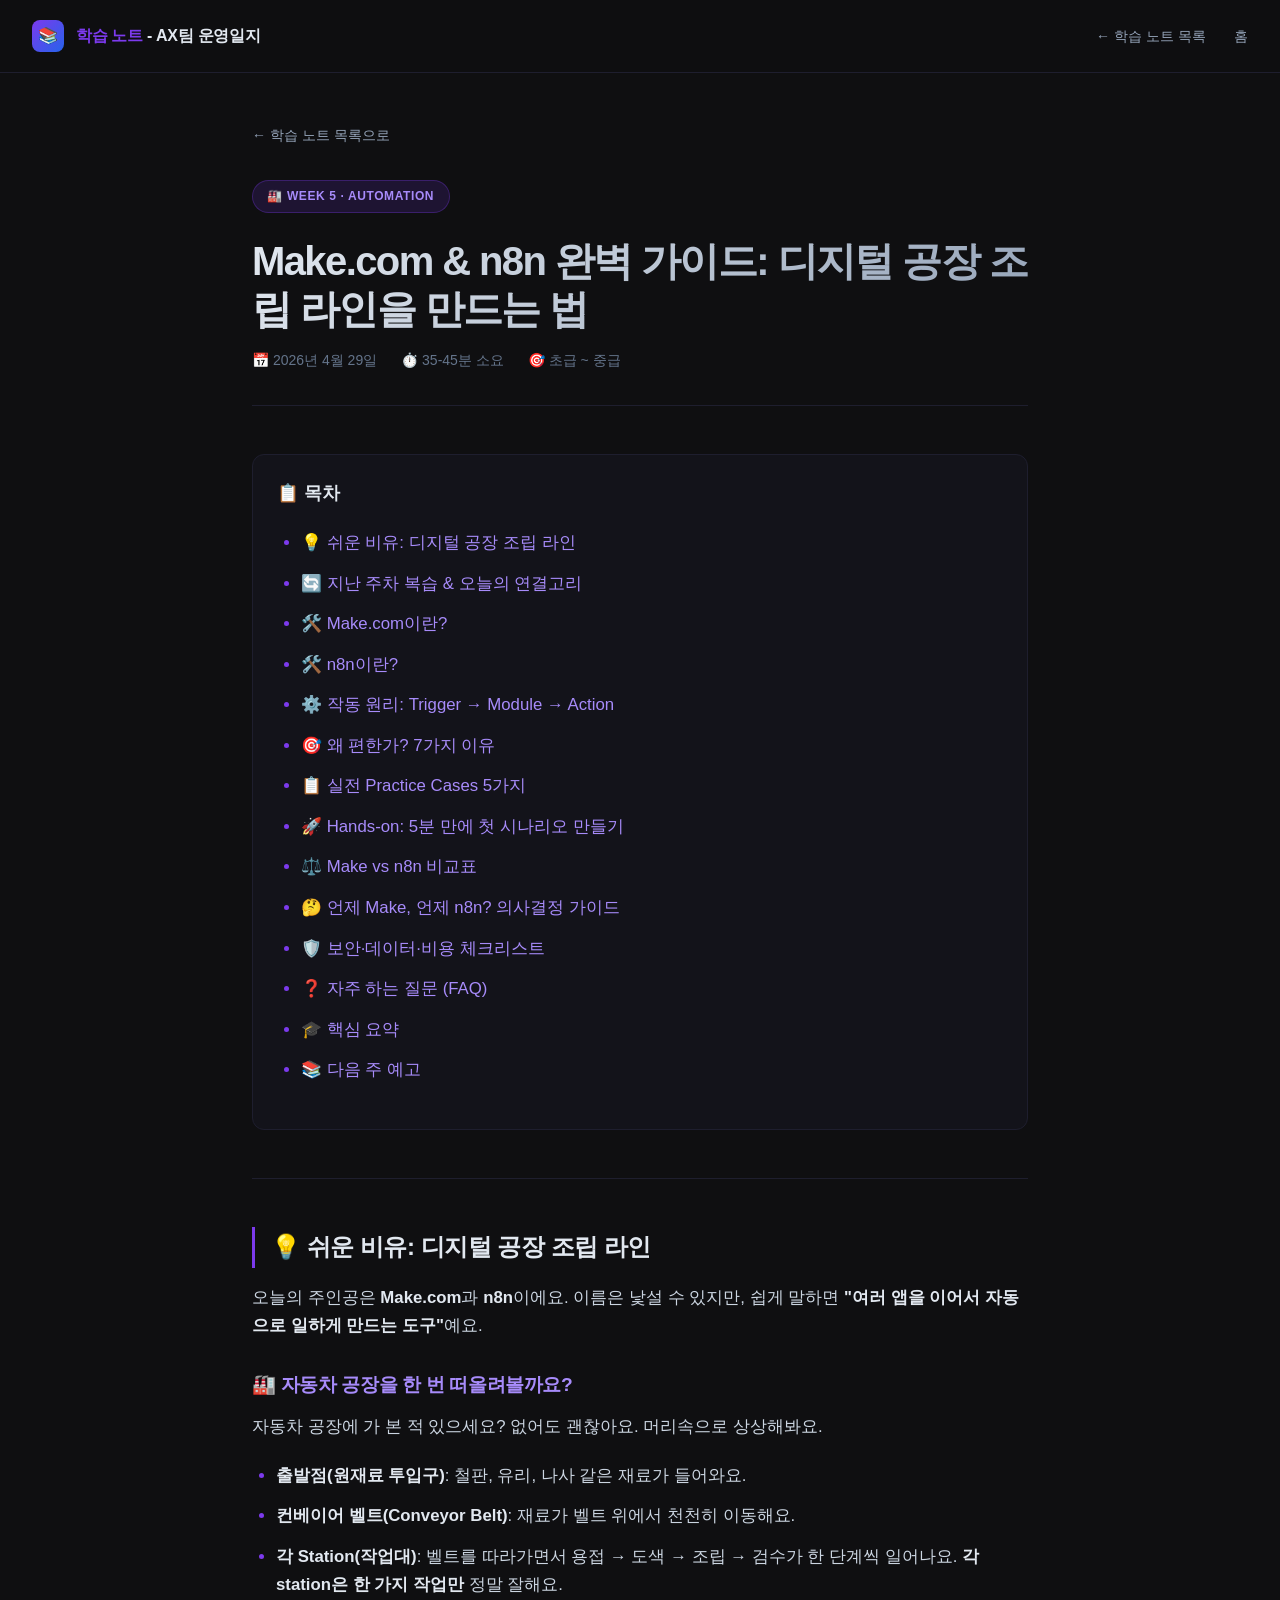
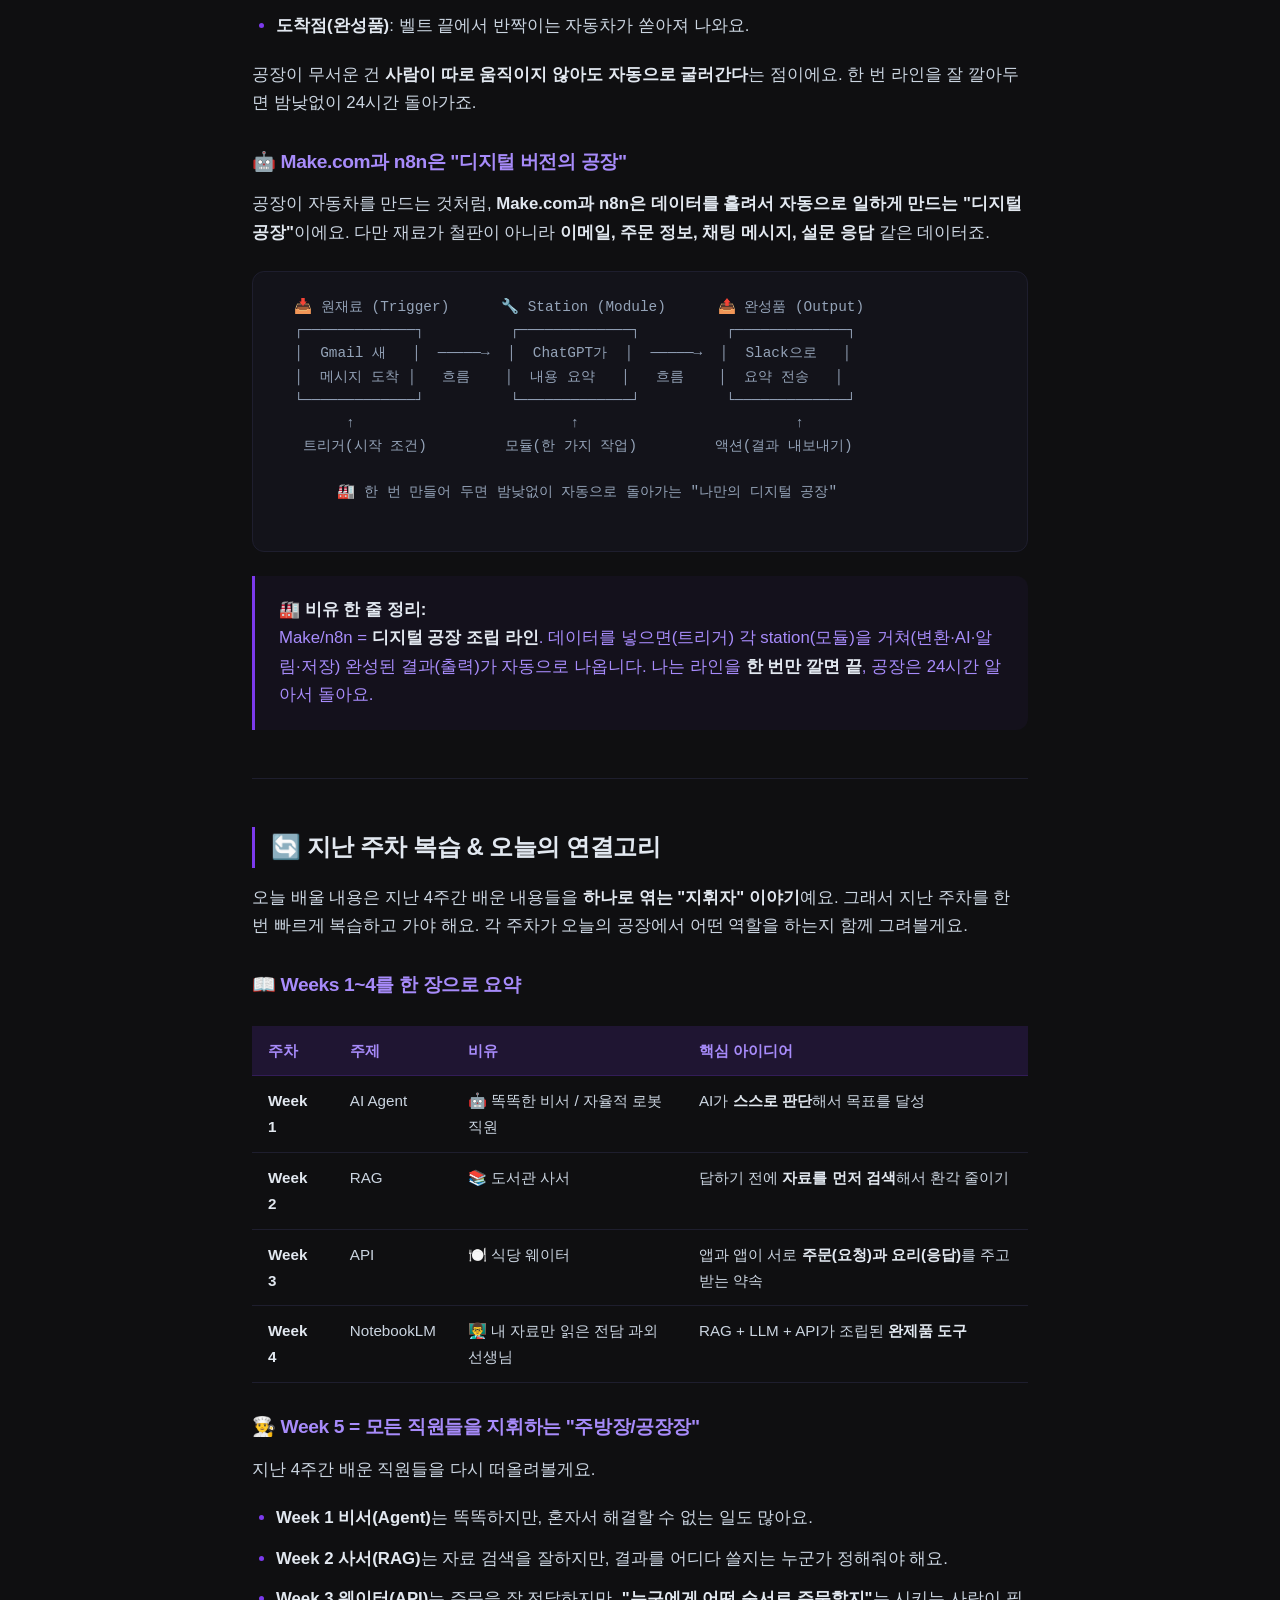
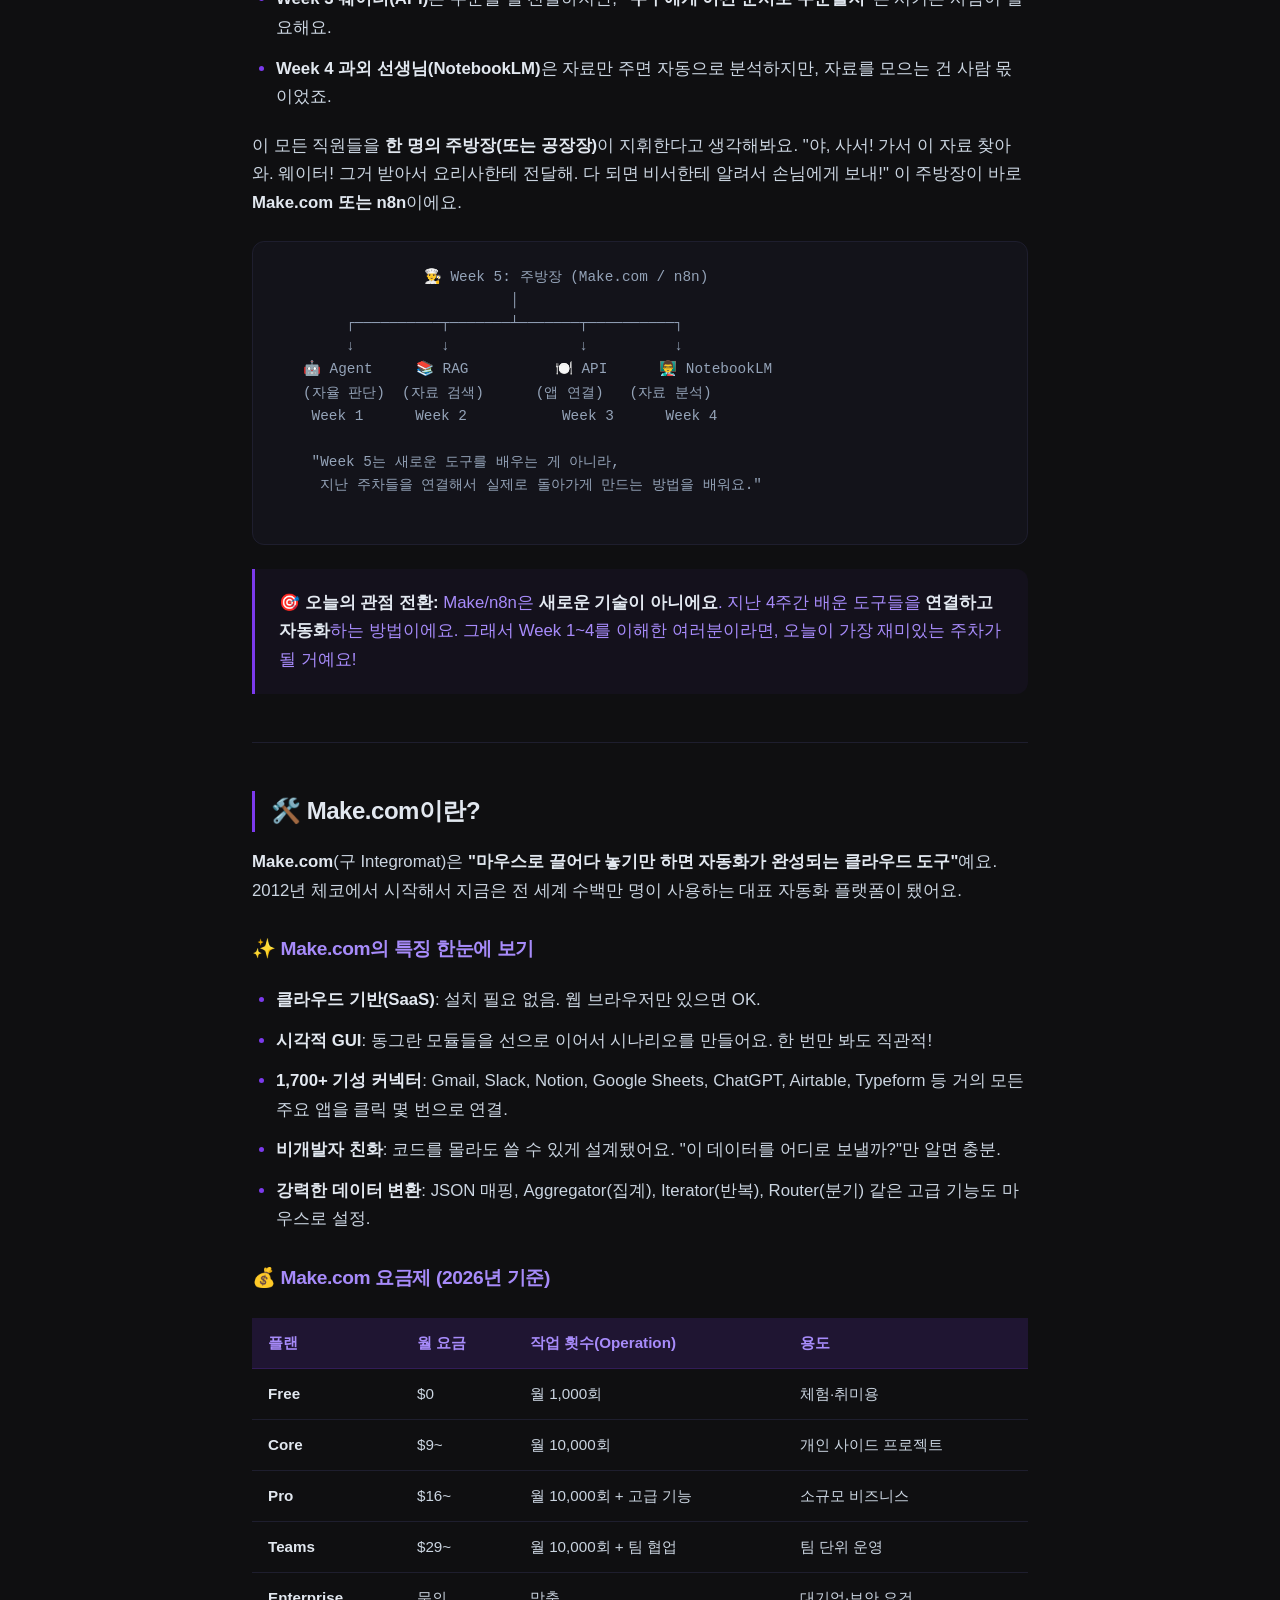
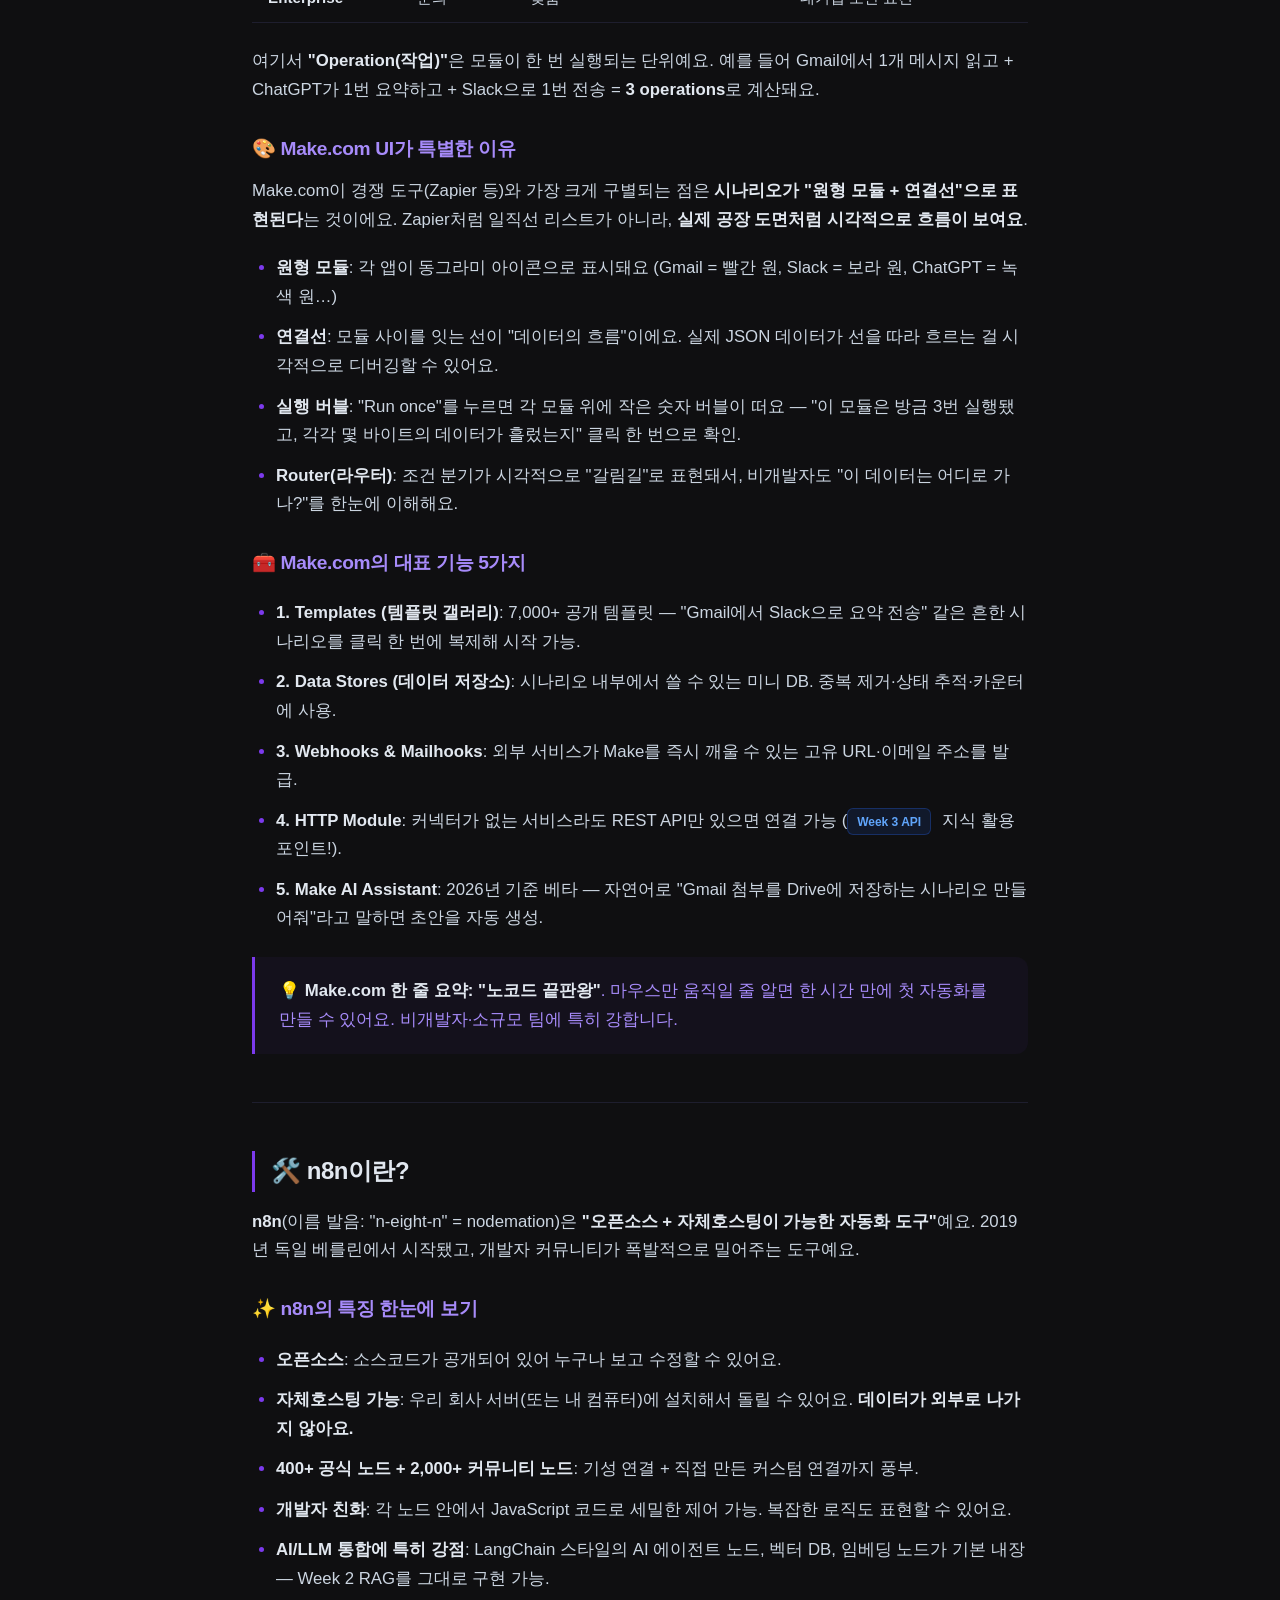
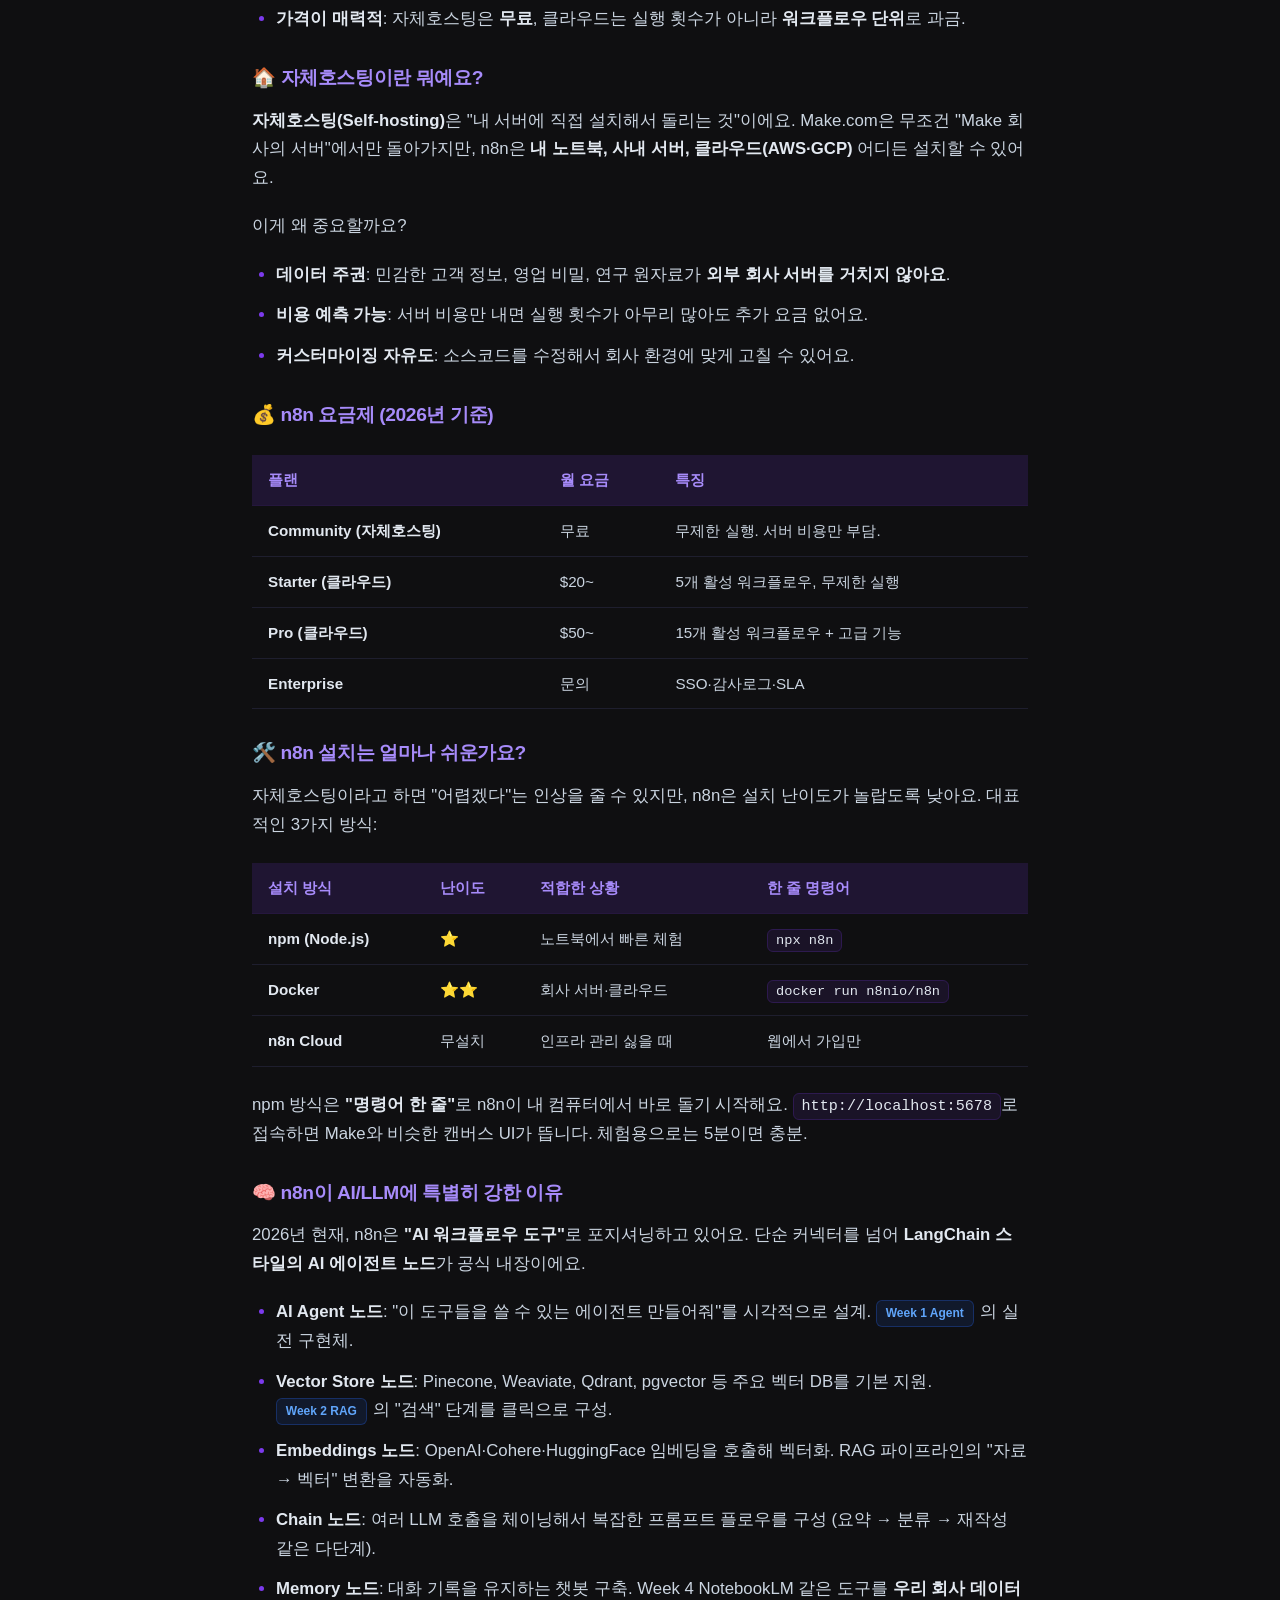
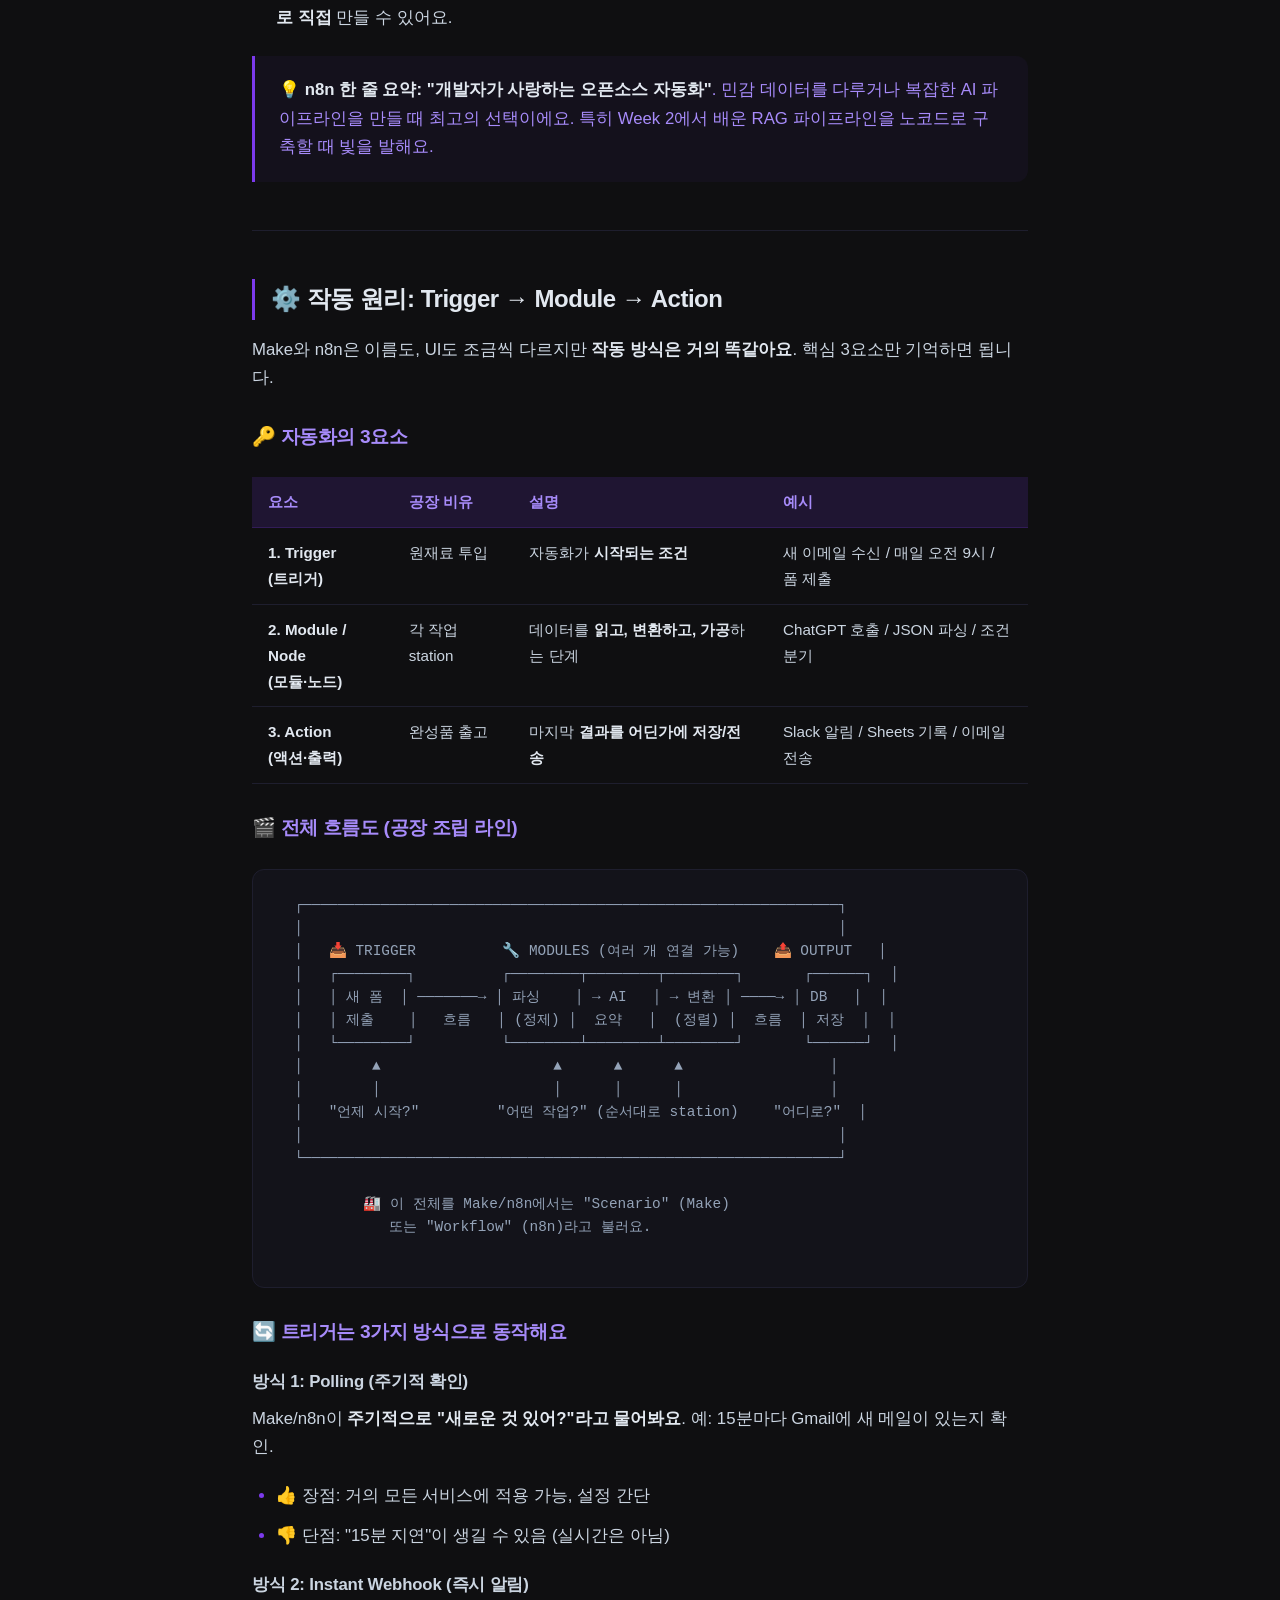
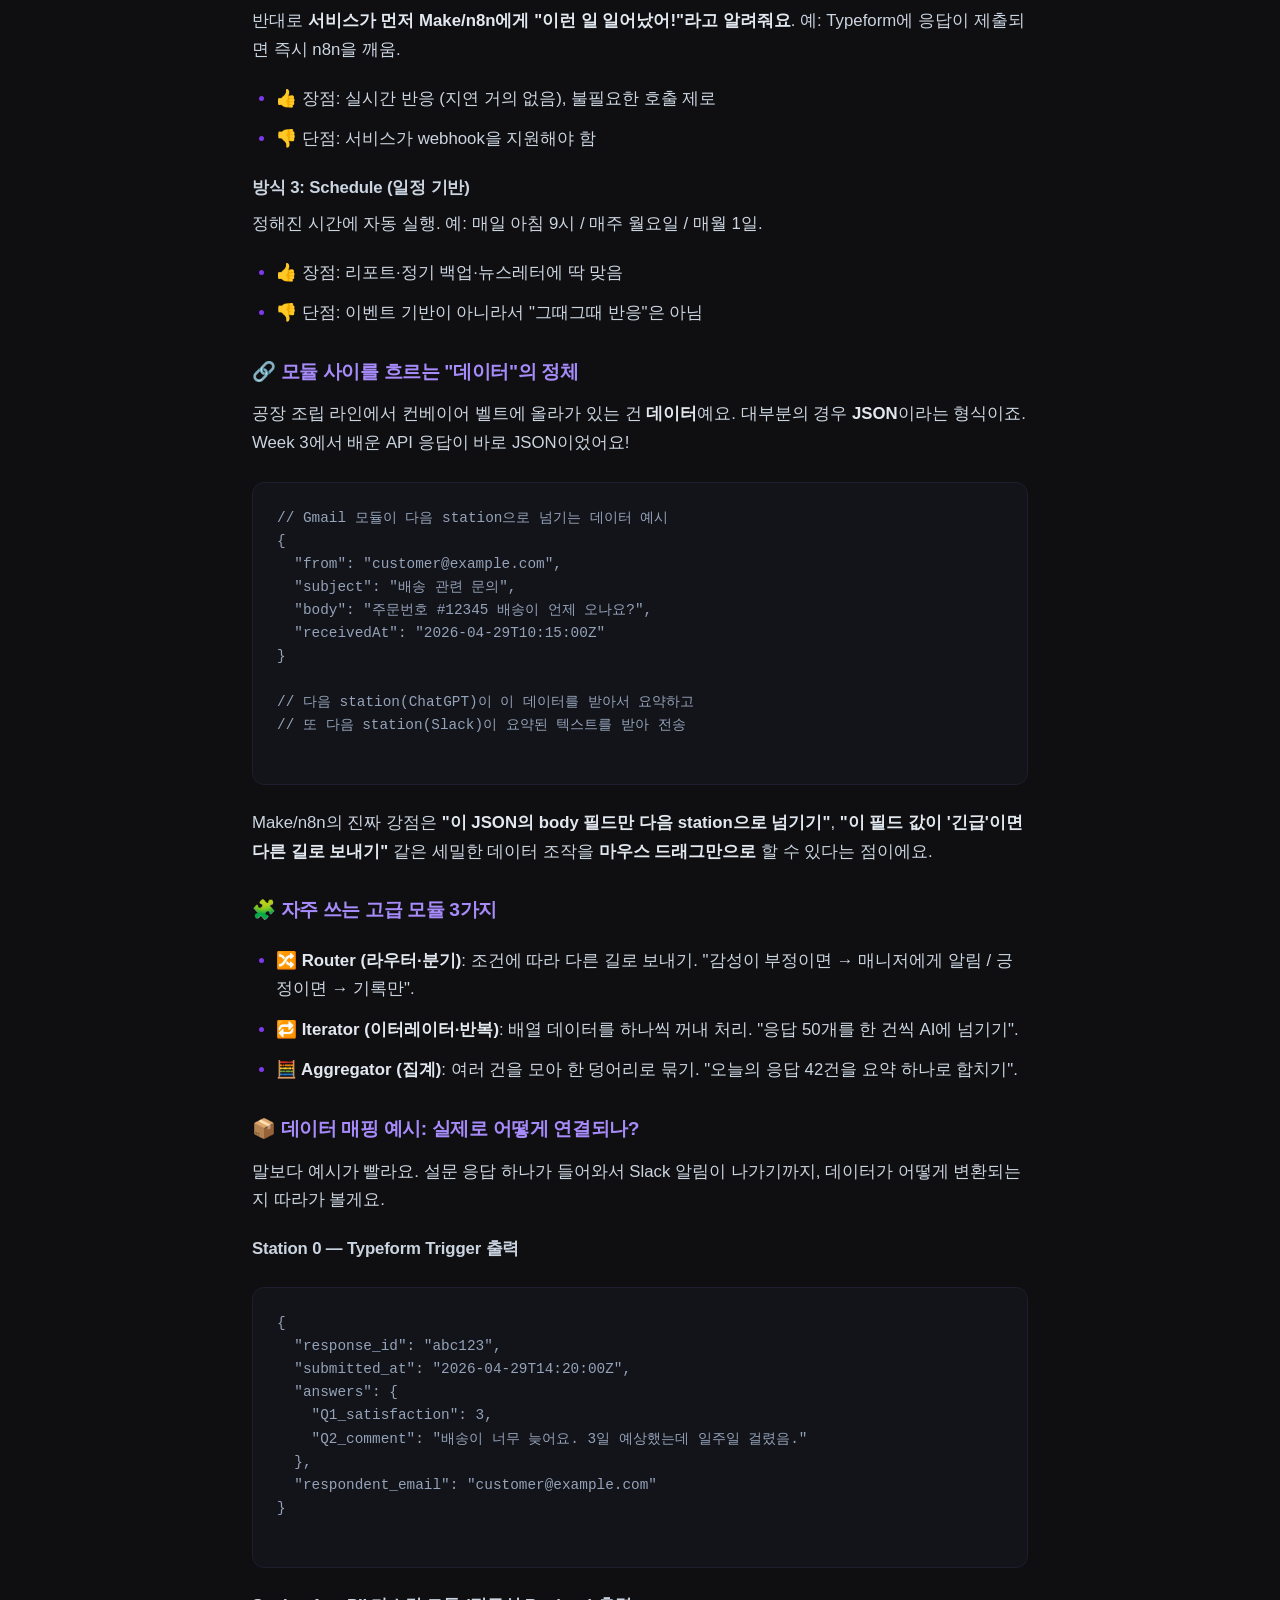
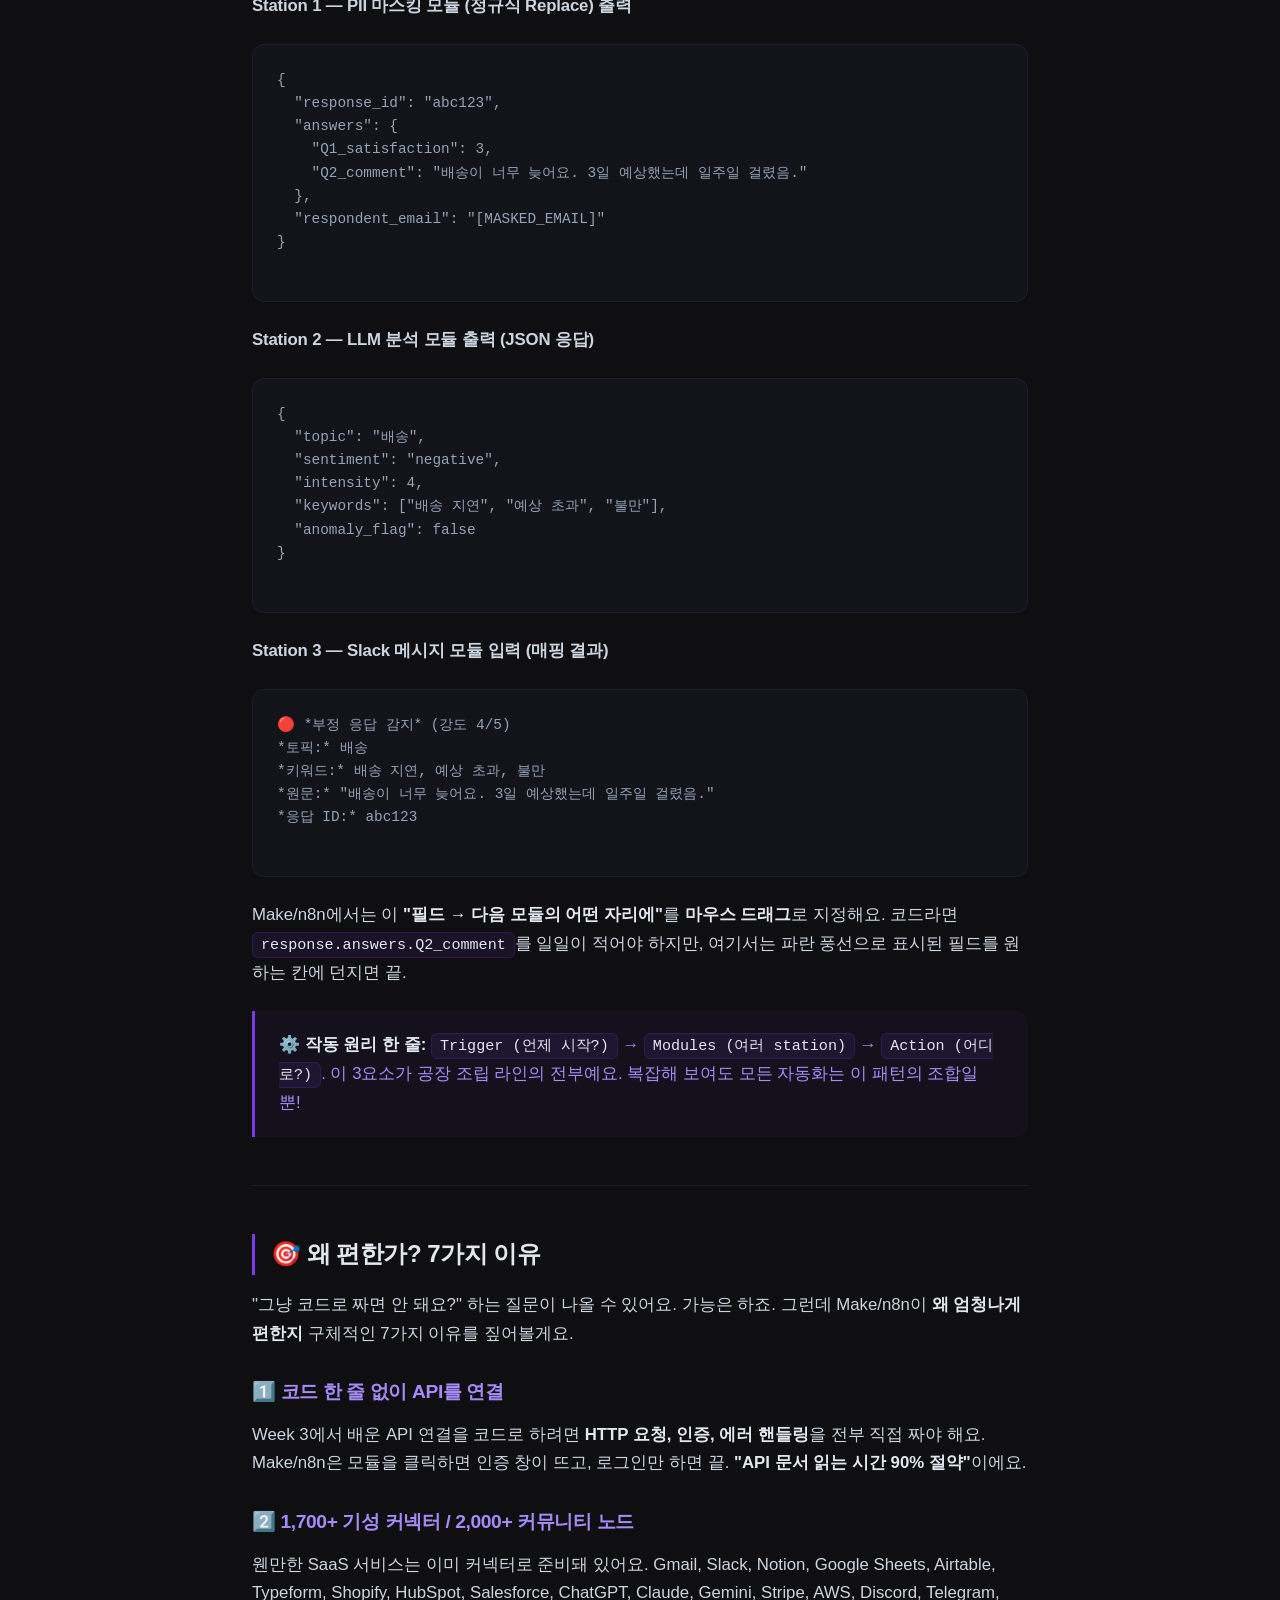
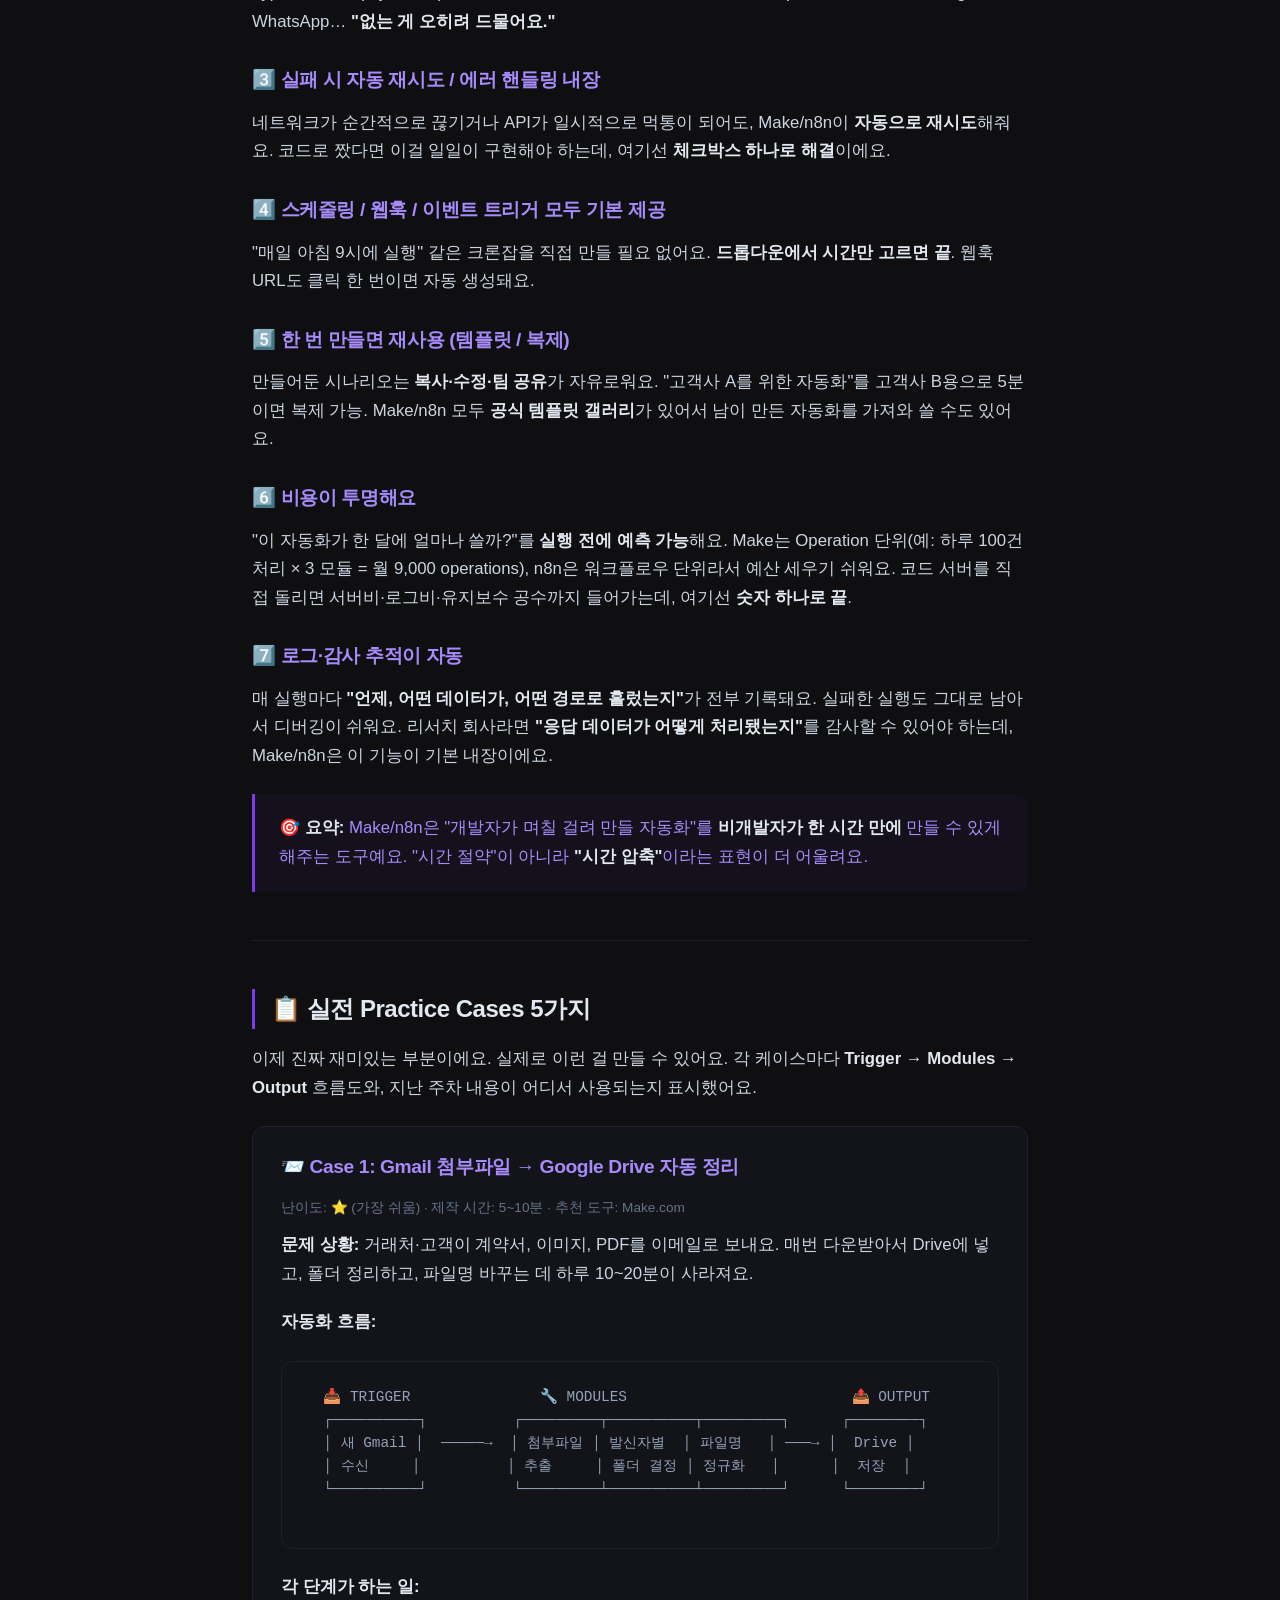
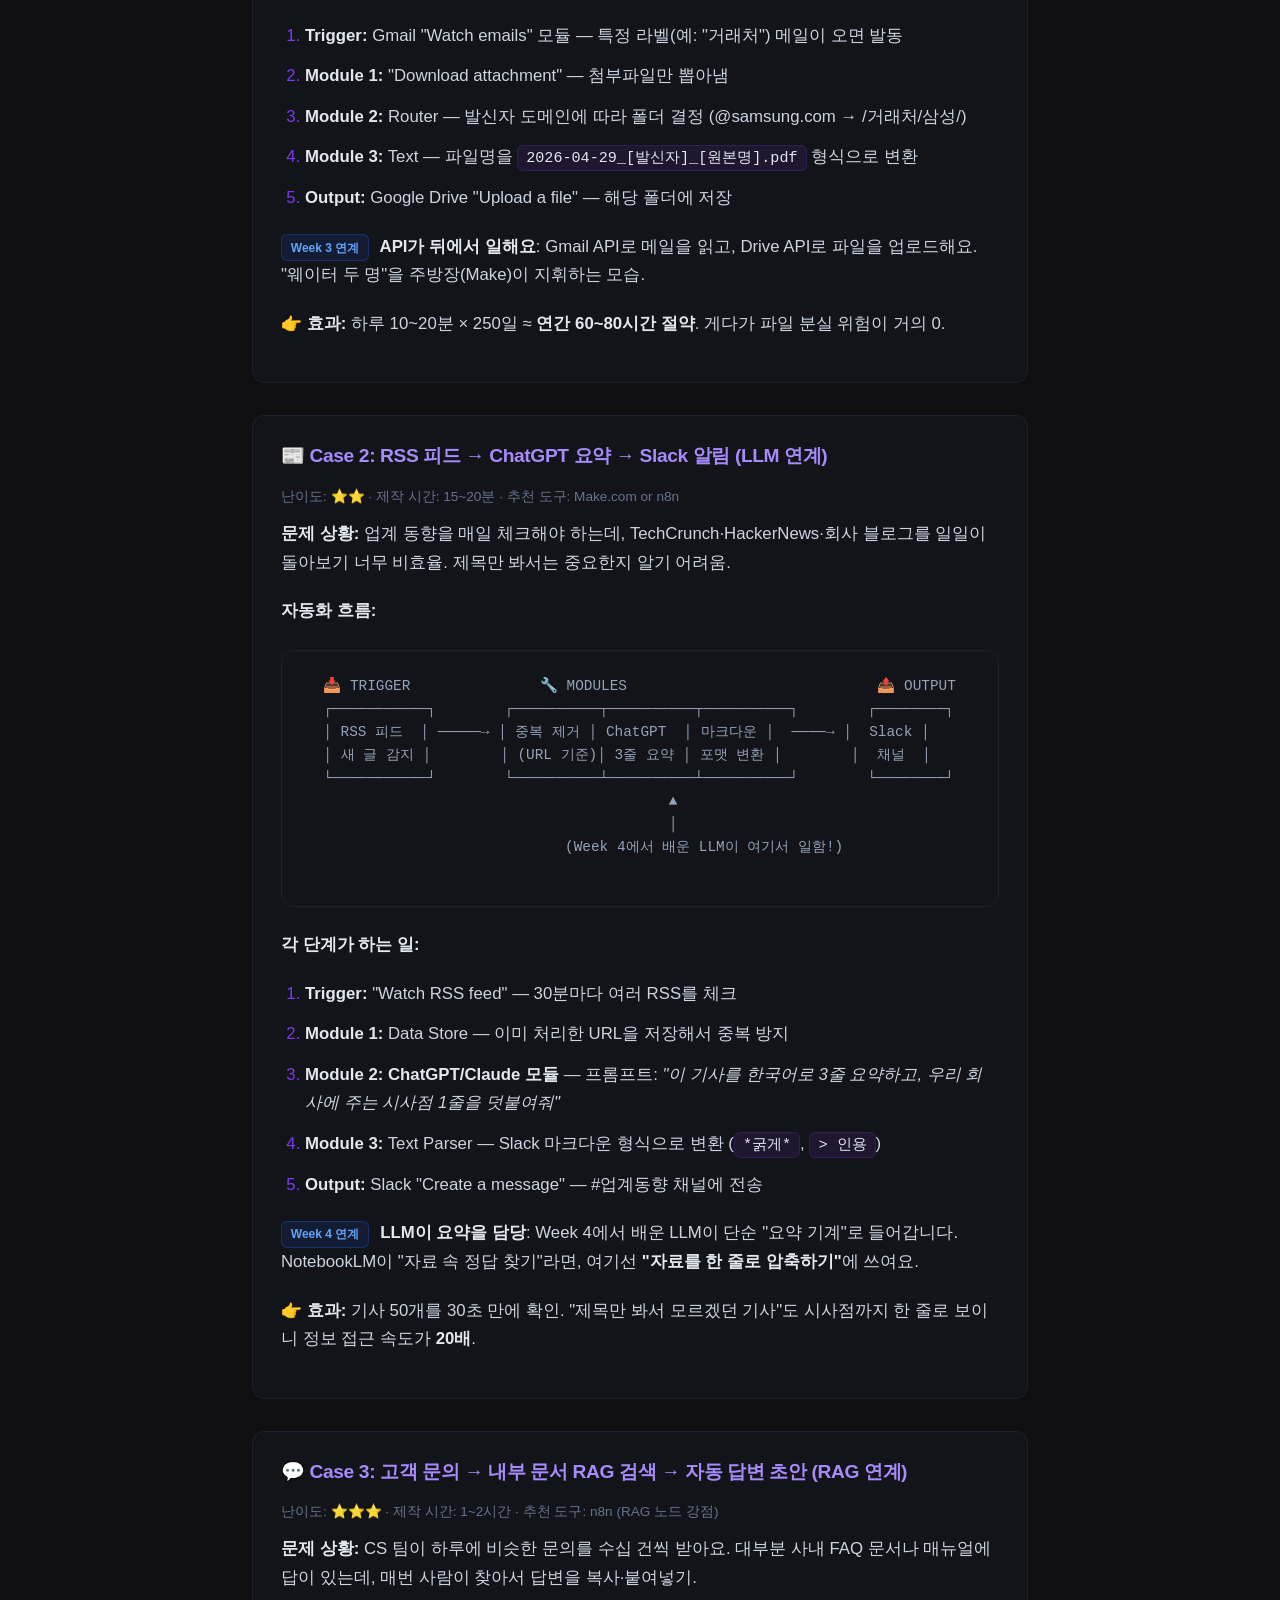
<file: week-5/automation-guide.html>
<!DOCTYPE html>
<html lang="ko">
<head>
  <meta charset="UTF-8" />
  <meta name="viewport" content="width=device-width, initial-scale=1.0" />
  <title>Make.com & n8n 완벽 가이드 (디지털 공장 조립 라인) - AX팀 학습 노트</title>
  <style>
    * { margin: 0; padding: 0; box-sizing: border-box; }

    body {
      font-family: -apple-system, BlinkMacSystemFont, 'Segoe UI', 'Noto Sans KR', sans-serif;
      background: #0f0f11;
      color: #e2e8f0;
      line-height: 1.7;
      min-height: 100vh;
    }

    /* Header */
    header {
      border-bottom: 1px solid #1e1e2e;
      padding: 1.25rem 2rem;
      display: flex;
      align-items: center;
      justify-content: space-between;
      position: sticky;
      top: 0;
      background: rgba(15, 15, 17, 0.95);
      backdrop-filter: blur(12px);
      z-index: 100;
    }

    .logo {
      display: flex;
      align-items: center;
      gap: 0.75rem;
    }

    .logo-icon {
      width: 32px;
      height: 32px;
      background: linear-gradient(135deg, #7c3aed, #2563eb);
      border-radius: 8px;
      display: flex;
      align-items: center;
      justify-content: center;
      font-size: 16px;
    }

    .logo-text {
      font-size: 1rem;
      font-weight: 700;
      letter-spacing: -0.02em;
    }

    .logo-text span {
      color: #7c3aed;
    }

    nav a {
      color: #94a3b8;
      text-decoration: none;
      font-size: 0.875rem;
      margin-left: 1.5rem;
      transition: color 0.2s;
    }

    nav a:hover { color: #e2e8f0; }

    /* Main Content */
    .container {
      max-width: 840px;
      margin: 0 auto;
      padding: 3rem 2rem 6rem;
    }

    /* Article Header */
    .article-header {
      margin-bottom: 3rem;
      padding-bottom: 2rem;
      border-bottom: 1px solid #1e1e2e;
    }

    .article-badge {
      display: inline-flex;
      align-items: center;
      gap: 0.5rem;
      background: rgba(124, 58, 237, 0.15);
      border: 1px solid rgba(124, 58, 237, 0.3);
      color: #a78bfa;
      font-size: 0.75rem;
      font-weight: 600;
      padding: 0.35rem 0.9rem;
      border-radius: 100px;
      margin-bottom: 1.5rem;
      letter-spacing: 0.05em;
      text-transform: uppercase;
    }

    .article-title {
      font-size: clamp(1.75rem, 4vw, 2.5rem);
      font-weight: 800;
      letter-spacing: -0.04em;
      line-height: 1.2;
      margin-bottom: 1rem;
      background: linear-gradient(135deg, #e2e8f0 0%, #94a3b8 100%);
      -webkit-background-clip: text;
      -webkit-text-fill-color: transparent;
      background-clip: text;
    }

    .article-meta {
      display: flex;
      gap: 1.5rem;
      font-size: 0.875rem;
      color: #64748b;
    }

    /* Markdown Content */
    .markdown-content {
      font-size: 1.05rem;
    }

    .markdown-content h2 {
      font-size: 1.5rem;
      font-weight: 700;
      margin: 2rem 0 1rem;
      padding-left: 1rem;
      border-left: 3px solid #7c3aed;
      letter-spacing: -0.02em;
    }

    .markdown-content h3 {
      font-size: 1.2rem;
      font-weight: 600;
      margin: 1.75rem 0 0.75rem;
      color: #a78bfa;
      letter-spacing: -0.02em;
    }

    .markdown-content h4 {
      font-size: 1.05rem;
      font-weight: 600;
      margin: 1.25rem 0 0.5rem;
      color: #cbd5e1;
      letter-spacing: -0.01em;
    }

    .markdown-content p {
      margin-bottom: 1.25rem;
      color: #cbd5e1;
    }

    .markdown-content strong {
      color: #e2e8f0;
      font-weight: 600;
    }

    .markdown-content ul, .markdown-content ol {
      margin: 1.25rem 0;
      padding-left: 1.5rem;
    }

    .markdown-content li {
      margin-bottom: 0.75rem;
      color: #cbd5e1;
    }

    .markdown-content li::marker {
      color: #7c3aed;
    }

    .markdown-content hr {
      border: none;
      border-top: 1px solid #1e1e2e;
      margin: 3rem 0;
    }

    .markdown-content blockquote {
      border-left: 3px solid #7c3aed;
      background: rgba(124, 58, 237, 0.05);
      padding: 1.25rem 1.5rem;
      margin: 1.5rem 0;
      border-radius: 0 12px 12px 0;
    }

    .markdown-content blockquote p {
      margin-bottom: 0;
      color: #a78bfa;
    }

    /* Back Button */
    .back-button {
      display: inline-flex;
      align-items: center;
      gap: 0.5rem;
      color: #94a3b8;
      text-decoration: none;
      font-size: 0.875rem;
      margin-bottom: 2rem;
      transition: color 0.2s;
    }

    .back-button:hover {
      color: #e2e8f0;
    }

    /* Table */
    .markdown-content table {
      width: 100%;
      border-collapse: collapse;
      margin: 1.5rem 0;
      font-size: 0.95rem;
    }

    .markdown-content th {
      background: rgba(124, 58, 237, 0.15);
      color: #a78bfa;
      padding: 0.75rem 1rem;
      text-align: left;
      border-bottom: 1px solid rgba(124, 58, 237, 0.2);
    }

    .markdown-content td {
      padding: 0.75rem 1rem;
      border-bottom: 1px solid #1e1e2e;
      color: #cbd5e1;
      vertical-align: top;
    }

    .markdown-content tr:hover td {
      background: rgba(124, 58, 237, 0.03);
    }

    /* Code Block */
    .markdown-content pre {
      background: #13131a;
      border: 1px solid #1e1e2e;
      border-radius: 12px;
      padding: 1.5rem;
      margin: 1.5rem 0;
      overflow-x: auto;
      font-family: 'Consolas', 'Monaco', monospace;
      font-size: 0.9rem;
      line-height: 1.6;
      color: #94a3b8;
    }

    .markdown-content code {
      background: rgba(124, 58, 237, 0.1);
      border: 1px solid rgba(124, 58, 237, 0.2);
      color: #e2e8f0;
      padding: 0.2rem 0.5rem;
      border-radius: 6px;
      font-size: 0.9em;
      font-family: 'Consolas', 'Monaco', monospace;
    }

    .markdown-content pre code {
      background: none;
      border: none;
      padding: 0;
      font-size: 0.875rem;
      color: #94a3b8;
    }

    /* TOC */
    .toc {
      background: #13131a;
      border: 1px solid #1e1e2e;
      border-radius: 12px;
      padding: 1.5rem;
      margin: 2rem 0;
    }

    .toc-title {
      font-size: 1.1rem;
      font-weight: 700;
      margin-bottom: 1rem;
      color: #e2e8f0;
    }

    .toc a {
      color: #a78bfa;
      text-decoration: none;
      transition: color 0.2s;
    }

    .toc a:hover {
      color: #c4b5fd;
    }

    /* Case Card */
    .case-card {
      background: #13131a;
      border: 1px solid #1e1e2e;
      border-radius: 12px;
      padding: 1.5rem 1.75rem;
      margin: 1.5rem 0 2rem;
    }

    .case-card h3 {
      margin-top: 0;
    }

    .case-card .case-meta {
      font-size: 0.85rem;
      color: #64748b;
      margin-bottom: 0.75rem;
    }

    /* Week Link Tag */
    .week-link {
      display: inline-block;
      background: rgba(37, 99, 235, 0.12);
      border: 1px solid rgba(37, 99, 235, 0.3);
      color: #60a5fa;
      font-size: 0.75rem;
      font-weight: 600;
      padding: 0.15rem 0.55rem;
      border-radius: 6px;
      margin-right: 0.4rem;
    }

    /* Responsive */
    @media (max-width: 768px) {
      .container { padding: 2rem 1.25rem 4rem; }
      .article-meta { flex-wrap: wrap; gap: 0.75rem; }
      .case-card { padding: 1.25rem; }
    }
  </style>
</head>
<body>

  <header>
    <div class="logo">
      <div class="logo-icon">📚</div>
      <span class="logo-text"><span>학습 노트</span> - AX팀 운영일지</span>
    </div>
    <nav>
      <a href="../study-notes.html">← 학습 노트 목록</a>
      <a href="../index.html">홈</a>
    </nav>
  </header>

  <div class="container">
    <a href="../study-notes.html" class="back-button">← 학습 노트 목록으로</a>

    <article>
      <div class="article-header">
        <div class="article-badge">🏭 Week 5 · Automation</div>
        <h1 class="article-title">Make.com &amp; n8n 완벽 가이드: 디지털 공장 조립 라인을 만드는 법</h1>
        <div class="article-meta">
          <span>📅 2026년 4월 29일</span>
          <span>⏱️ 35-45분 소요</span>
          <span>🎯 초급 ~ 중급</span>
        </div>
      </div>

      <div class="markdown-content">

        <!-- 목차 -->
        <div class="toc">
          <div class="toc-title">📋 목차</div>
          <ul>
            <li><a href="#analogy">💡 쉬운 비유: 디지털 공장 조립 라인</a></li>
            <li><a href="#recap">🔄 지난 주차 복습 &amp; 오늘의 연결고리</a></li>
            <li><a href="#what-is-make">🛠️ Make.com이란?</a></li>
            <li><a href="#what-is-n8n">🛠️ n8n이란?</a></li>
            <li><a href="#how-it-works">⚙️ 작동 원리: Trigger → Module → Action</a></li>
            <li><a href="#why-easy">🎯 왜 편한가? 7가지 이유</a></li>
            <li><a href="#practice-cases">📋 실전 Practice Cases 5가지</a></li>
            <li><a href="#hands-on">🚀 Hands-on: 5분 만에 첫 시나리오 만들기</a></li>
            <li><a href="#make-vs-n8n">⚖️ Make vs n8n 비교표</a></li>
            <li><a href="#decision-guide">🤔 언제 Make, 언제 n8n? 의사결정 가이드</a></li>
            <li><a href="#security">🛡️ 보안·데이터·비용 체크리스트</a></li>
            <li><a href="#faq">❓ 자주 하는 질문 (FAQ)</a></li>
            <li><a href="#summary">🎓 핵심 요약</a></li>
            <li><a href="#next-week">📚 다음 주 예고</a></li>
          </ul>
        </div>

        <hr>

        <!-- 1. 쉬운 비유 -->
        <h2 id="analogy">💡 쉬운 비유: 디지털 공장 조립 라인</h2>

        <p>오늘의 주인공은 <strong>Make.com</strong>과 <strong>n8n</strong>이에요. 이름은 낯설 수 있지만, 쉽게 말하면 <strong>"여러 앱을 이어서 자동으로 일하게 만드는 도구"</strong>예요.</p>

        <h3>🏭 자동차 공장을 한 번 떠올려볼까요?</h3>

        <p>자동차 공장에 가 본 적 있으세요? 없어도 괜찮아요. 머리속으로 상상해봐요.</p>

        <ul>
          <li><strong>출발점(원재료 투입구)</strong>: 철판, 유리, 나사 같은 재료가 들어와요.</li>
          <li><strong>컨베이어 벨트(Conveyor Belt)</strong>: 재료가 벨트 위에서 천천히 이동해요.</li>
          <li><strong>각 Station(작업대)</strong>: 벨트를 따라가면서 용접 → 도색 → 조립 → 검수가 한 단계씩 일어나요. <strong>각 station은 한 가지 작업만</strong> 정말 잘해요.</li>
          <li><strong>도착점(완성품)</strong>: 벨트 끝에서 반짝이는 자동차가 쏟아져 나와요.</li>
        </ul>

        <p>공장이 무서운 건 <strong>사람이 따로 움직이지 않아도 자동으로 굴러간다</strong>는 점이에요. 한 번 라인을 잘 깔아두면 밤낮없이 24시간 돌아가죠.</p>

        <h3>🤖 Make.com과 n8n은 "디지털 버전의 공장"</h3>

        <p>공장이 자동차를 만드는 것처럼, <strong>Make.com과 n8n은 데이터를 흘려서 자동으로 일하게 만드는 "디지털 공장"</strong>이에요. 다만 재료가 철판이 아니라 <strong>이메일, 주문 정보, 채팅 메시지, 설문 응답</strong> 같은 데이터죠.</p>

        <pre>
  📥 원재료 (Trigger)      🔧 Station (Module)      📤 완성품 (Output)
  ┌─────────────┐          ┌─────────────┐          ┌─────────────┐
  │  Gmail 새   │  ─────→  │  ChatGPT가  │  ─────→  │  Slack으로   │
  │  메시지 도착 │   흐름    │  내용 요약   │   흐름    │  요약 전송   │
  └─────────────┘          └─────────────┘          └─────────────┘
        ↑                         ↑                         ↑
   트리거(시작 조건)         모듈(한 가지 작업)         액션(결과 내보내기)

       🏭 한 번 만들어 두면 밤낮없이 자동으로 돌아가는 "나만의 디지털 공장"
        </pre>

        <blockquote>
          <p>🏭 <strong>비유 한 줄 정리:</strong><br>
          Make/n8n = <strong>디지털 공장 조립 라인</strong>. 데이터를 넣으면(트리거) 각 station(모듈)을 거쳐(변환·AI·알림·저장) 완성된 결과(출력)가 자동으로 나옵니다. 나는 라인을 <strong>한 번만 깔면 끝</strong>, 공장은 24시간 알아서 돌아요.</p>
        </blockquote>

        <hr>

        <!-- 2. 지난 주차 복습 & 연결 -->
        <h2 id="recap">🔄 지난 주차 복습 &amp; 오늘의 연결고리</h2>

        <p>오늘 배울 내용은 지난 4주간 배운 내용들을 <strong>하나로 엮는 "지휘자" 이야기</strong>예요. 그래서 지난 주차를 한 번 빠르게 복습하고 가야 해요. 각 주차가 오늘의 공장에서 어떤 역할을 하는지 함께 그려볼게요.</p>

        <h3>📖 Weeks 1~4를 한 장으로 요약</h3>

        <table>
          <thead>
            <tr>
              <th>주차</th>
              <th>주제</th>
              <th>비유</th>
              <th>핵심 아이디어</th>
            </tr>
          </thead>
          <tbody>
            <tr>
              <td><strong>Week 1</strong></td>
              <td>AI Agent</td>
              <td>🤖 똑똑한 비서 / 자율적 로봇 직원</td>
              <td>AI가 <strong>스스로 판단</strong>해서 목표를 달성</td>
            </tr>
            <tr>
              <td><strong>Week 2</strong></td>
              <td>RAG</td>
              <td>📚 도서관 사서</td>
              <td>답하기 전에 <strong>자료를 먼저 검색</strong>해서 환각 줄이기</td>
            </tr>
            <tr>
              <td><strong>Week 3</strong></td>
              <td>API</td>
              <td>🍽️ 식당 웨이터</td>
              <td>앱과 앱이 서로 <strong>주문(요청)과 요리(응답)</strong>를 주고받는 약속</td>
            </tr>
            <tr>
              <td><strong>Week 4</strong></td>
              <td>NotebookLM</td>
              <td>👨‍🏫 내 자료만 읽은 전담 과외 선생님</td>
              <td>RAG + LLM + API가 조립된 <strong>완제품 도구</strong></td>
            </tr>
          </tbody>
        </table>

        <h3>👨‍🍳 Week 5 = 모든 직원들을 지휘하는 "주방장/공장장"</h3>

        <p>지난 4주간 배운 직원들을 다시 떠올려볼게요.</p>
        <ul>
          <li><strong>Week 1 비서(Agent)</strong>는 똑똑하지만, 혼자서 해결할 수 없는 일도 많아요.</li>
          <li><strong>Week 2 사서(RAG)</strong>는 자료 검색을 잘하지만, 결과를 어디다 쓸지는 누군가 정해줘야 해요.</li>
          <li><strong>Week 3 웨이터(API)</strong>는 주문을 잘 전달하지만, <strong>"누구에게 어떤 순서로 주문할지"</strong>는 시키는 사람이 필요해요.</li>
          <li><strong>Week 4 과외 선생님(NotebookLM)</strong>은 자료만 주면 자동으로 분석하지만, 자료를 모으는 건 사람 몫이었죠.</li>
        </ul>

        <p>이 모든 직원들을 <strong>한 명의 주방장(또는 공장장)</strong>이 지휘한다고 생각해봐요. "야, 사서! 가서 이 자료 찾아와. 웨이터! 그거 받아서 요리사한테 전달해. 다 되면 비서한테 알려서 손님에게 보내!" 이 주방장이 바로 <strong>Make.com 또는 n8n</strong>이에요.</p>

        <pre>
                 👨‍🍳 Week 5: 주방장 (Make.com / n8n)
                           │
        ┌──────────┬───────┴───────┬──────────┐
        ↓          ↓               ↓          ↓
   🤖 Agent     📚 RAG          🍽️ API      👨‍🏫 NotebookLM
   (자율 판단)  (자료 검색)      (앱 연결)   (자료 분석)
    Week 1      Week 2           Week 3      Week 4

    "Week 5는 새로운 도구를 배우는 게 아니라,
     지난 주차들을 연결해서 실제로 돌아가게 만드는 방법을 배워요."
        </pre>

        <blockquote>
          <p>🎯 <strong>오늘의 관점 전환:</strong> Make/n8n은 <strong>새로운 기술이 아니에요</strong>. 지난 4주간 배운 도구들을 <strong>연결하고 자동화</strong>하는 방법이에요. 그래서 Week 1~4를 이해한 여러분이라면, 오늘이 가장 재미있는 주차가 될 거예요!</p>
        </blockquote>

        <hr>

        <!-- 3. Make.com 이란? -->
        <h2 id="what-is-make">🛠️ Make.com이란?</h2>

        <p><strong>Make.com</strong>(구 Integromat)은 <strong>"마우스로 끌어다 놓기만 하면 자동화가 완성되는 클라우드 도구"</strong>예요. 2012년 체코에서 시작해서 지금은 전 세계 수백만 명이 사용하는 대표 자동화 플랫폼이 됐어요.</p>

        <h3>✨ Make.com의 특징 한눈에 보기</h3>

        <ul>
          <li><strong>클라우드 기반(SaaS)</strong>: 설치 필요 없음. 웹 브라우저만 있으면 OK.</li>
          <li><strong>시각적 GUI</strong>: 동그란 모듈들을 선으로 이어서 시나리오를 만들어요. 한 번만 봐도 직관적!</li>
          <li><strong>1,700+ 기성 커넥터</strong>: Gmail, Slack, Notion, Google Sheets, ChatGPT, Airtable, Typeform 등 거의 모든 주요 앱을 클릭 몇 번으로 연결.</li>
          <li><strong>비개발자 친화</strong>: 코드를 몰라도 쓸 수 있게 설계됐어요. "이 데이터를 어디로 보낼까?"만 알면 충분.</li>
          <li><strong>강력한 데이터 변환</strong>: JSON 매핑, Aggregator(집계), Iterator(반복), Router(분기) 같은 고급 기능도 마우스로 설정.</li>
        </ul>

        <h3>💰 Make.com 요금제 (2026년 기준)</h3>

        <table>
          <thead>
            <tr>
              <th>플랜</th>
              <th>월 요금</th>
              <th>작업 횟수(Operation)</th>
              <th>용도</th>
            </tr>
          </thead>
          <tbody>
            <tr><td><strong>Free</strong></td><td>$0</td><td>월 1,000회</td><td>체험·취미용</td></tr>
            <tr><td><strong>Core</strong></td><td>$9~</td><td>월 10,000회</td><td>개인 사이드 프로젝트</td></tr>
            <tr><td><strong>Pro</strong></td><td>$16~</td><td>월 10,000회 + 고급 기능</td><td>소규모 비즈니스</td></tr>
            <tr><td><strong>Teams</strong></td><td>$29~</td><td>월 10,000회 + 팀 협업</td><td>팀 단위 운영</td></tr>
            <tr><td><strong>Enterprise</strong></td><td>문의</td><td>맞춤</td><td>대기업·보안 요건</td></tr>
          </tbody>
        </table>

        <p>여기서 <strong>"Operation(작업)"</strong>은 모듈이 한 번 실행되는 단위예요. 예를 들어 Gmail에서 1개 메시지 읽고 + ChatGPT가 1번 요약하고 + Slack으로 1번 전송 = <strong>3 operations</strong>로 계산돼요.</p>

        <h3>🎨 Make.com UI가 특별한 이유</h3>

        <p>Make.com이 경쟁 도구(Zapier 등)와 가장 크게 구별되는 점은 <strong>시나리오가 "원형 모듈 + 연결선"으로 표현된다</strong>는 것이에요. Zapier처럼 일직선 리스트가 아니라, <strong>실제 공장 도면처럼 시각적으로 흐름이 보여요</strong>.</p>

        <ul>
          <li><strong>원형 모듈</strong>: 각 앱이 동그라미 아이콘으로 표시돼요 (Gmail = 빨간 원, Slack = 보라 원, ChatGPT = 녹색 원…)</li>
          <li><strong>연결선</strong>: 모듈 사이를 잇는 선이 "데이터의 흐름"이에요. 실제 JSON 데이터가 선을 따라 흐르는 걸 시각적으로 디버깅할 수 있어요.</li>
          <li><strong>실행 버블</strong>: "Run once"를 누르면 각 모듈 위에 작은 숫자 버블이 떠요 — "이 모듈은 방금 3번 실행됐고, 각각 몇 바이트의 데이터가 흘렀는지" 클릭 한 번으로 확인.</li>
          <li><strong>Router(라우터)</strong>: 조건 분기가 시각적으로 "갈림길"로 표현돼서, 비개발자도 "이 데이터는 어디로 가나?"를 한눈에 이해해요.</li>
        </ul>

        <h3>🧰 Make.com의 대표 기능 5가지</h3>

        <ul>
          <li><strong>1. Templates (템플릿 갤러리)</strong>: 7,000+ 공개 템플릿 — "Gmail에서 Slack으로 요약 전송" 같은 흔한 시나리오를 클릭 한 번에 복제해 시작 가능.</li>
          <li><strong>2. Data Stores (데이터 저장소)</strong>: 시나리오 내부에서 쓸 수 있는 미니 DB. 중복 제거·상태 추적·카운터에 사용.</li>
          <li><strong>3. Webhooks &amp; Mailhooks</strong>: 외부 서비스가 Make를 즉시 깨울 수 있는 고유 URL·이메일 주소를 발급.</li>
          <li><strong>4. HTTP Module</strong>: 커넥터가 없는 서비스라도 REST API만 있으면 연결 가능 (<span class="week-link">Week 3 API</span> 지식 활용 포인트!).</li>
          <li><strong>5. Make AI Assistant</strong>: 2026년 기준 베타 — 자연어로 "Gmail 첨부를 Drive에 저장하는 시나리오 만들어줘"라고 말하면 초안을 자동 생성.</li>
        </ul>

        <blockquote>
          <p>💡 <strong>Make.com 한 줄 요약:</strong> <strong>"노코드 끝판왕"</strong>. 마우스만 움직일 줄 알면 한 시간 만에 첫 자동화를 만들 수 있어요. 비개발자·소규모 팀에 특히 강합니다.</p>
        </blockquote>

        <hr>

        <!-- 4. n8n 이란? -->
        <h2 id="what-is-n8n">🛠️ n8n이란?</h2>

        <p><strong>n8n</strong>(이름 발음: "n-eight-n" = nodemation)은 <strong>"오픈소스 + 자체호스팅이 가능한 자동화 도구"</strong>예요. 2019년 독일 베를린에서 시작됐고, 개발자 커뮤니티가 폭발적으로 밀어주는 도구예요.</p>

        <h3>✨ n8n의 특징 한눈에 보기</h3>

        <ul>
          <li><strong>오픈소스</strong>: 소스코드가 공개되어 있어 누구나 보고 수정할 수 있어요.</li>
          <li><strong>자체호스팅 가능</strong>: 우리 회사 서버(또는 내 컴퓨터)에 설치해서 돌릴 수 있어요. <strong>데이터가 외부로 나가지 않아요.</strong></li>
          <li><strong>400+ 공식 노드 + 2,000+ 커뮤니티 노드</strong>: 기성 연결 + 직접 만든 커스텀 연결까지 풍부.</li>
          <li><strong>개발자 친화</strong>: 각 노드 안에서 JavaScript 코드로 세밀한 제어 가능. 복잡한 로직도 표현할 수 있어요.</li>
          <li><strong>AI/LLM 통합에 특히 강점</strong>: LangChain 스타일의 AI 에이전트 노드, 벡터 DB, 임베딩 노드가 기본 내장 — Week 2 RAG를 그대로 구현 가능.</li>
          <li><strong>가격이 매력적</strong>: 자체호스팅은 <strong>무료</strong>, 클라우드는 실행 횟수가 아니라 <strong>워크플로우 단위</strong>로 과금.</li>
        </ul>

        <h3>🏠 자체호스팅이란 뭐예요?</h3>

        <p><strong>자체호스팅(Self-hosting)</strong>은 "내 서버에 직접 설치해서 돌리는 것"이에요. Make.com은 무조건 "Make 회사의 서버"에서만 돌아가지만, n8n은 <strong>내 노트북, 사내 서버, 클라우드(AWS·GCP)</strong> 어디든 설치할 수 있어요.</p>

        <p>이게 왜 중요할까요?</p>
        <ul>
          <li><strong>데이터 주권</strong>: 민감한 고객 정보, 영업 비밀, 연구 원자료가 <strong>외부 회사 서버를 거치지 않아요</strong>.</li>
          <li><strong>비용 예측 가능</strong>: 서버 비용만 내면 실행 횟수가 아무리 많아도 추가 요금 없어요.</li>
          <li><strong>커스터마이징 자유도</strong>: 소스코드를 수정해서 회사 환경에 맞게 고칠 수 있어요.</li>
        </ul>

        <h3>💰 n8n 요금제 (2026년 기준)</h3>

        <table>
          <thead>
            <tr>
              <th>플랜</th>
              <th>월 요금</th>
              <th>특징</th>
            </tr>
          </thead>
          <tbody>
            <tr><td><strong>Community (자체호스팅)</strong></td><td>무료</td><td>무제한 실행. 서버 비용만 부담.</td></tr>
            <tr><td><strong>Starter (클라우드)</strong></td><td>$20~</td><td>5개 활성 워크플로우, 무제한 실행</td></tr>
            <tr><td><strong>Pro (클라우드)</strong></td><td>$50~</td><td>15개 활성 워크플로우 + 고급 기능</td></tr>
            <tr><td><strong>Enterprise</strong></td><td>문의</td><td>SSO·감사로그·SLA</td></tr>
          </tbody>
        </table>

        <h3>🛠️ n8n 설치는 얼마나 쉬운가요?</h3>

        <p>자체호스팅이라고 하면 "어렵겠다"는 인상을 줄 수 있지만, n8n은 설치 난이도가 놀랍도록 낮아요. 대표적인 3가지 방식:</p>

        <table>
          <thead>
            <tr>
              <th>설치 방식</th>
              <th>난이도</th>
              <th>적합한 상황</th>
              <th>한 줄 명령어</th>
            </tr>
          </thead>
          <tbody>
            <tr>
              <td><strong>npm (Node.js)</strong></td>
              <td>⭐</td>
              <td>노트북에서 빠른 체험</td>
              <td><code>npx n8n</code></td>
            </tr>
            <tr>
              <td><strong>Docker</strong></td>
              <td>⭐⭐</td>
              <td>회사 서버·클라우드</td>
              <td><code>docker run n8nio/n8n</code></td>
            </tr>
            <tr>
              <td><strong>n8n Cloud</strong></td>
              <td>무설치</td>
              <td>인프라 관리 싫을 때</td>
              <td>웹에서 가입만</td>
            </tr>
          </tbody>
        </table>

        <p>npm 방식은 <strong>"명령어 한 줄"</strong>로 n8n이 내 컴퓨터에서 바로 돌기 시작해요. <code>http://localhost:5678</code>로 접속하면 Make와 비슷한 캔버스 UI가 뜹니다. 체험용으로는 5분이면 충분.</p>

        <h3>🧠 n8n이 AI/LLM에 특별히 강한 이유</h3>

        <p>2026년 현재, n8n은 <strong>"AI 워크플로우 도구"</strong>로 포지셔닝하고 있어요. 단순 커넥터를 넘어 <strong>LangChain 스타일의 AI 에이전트 노드</strong>가 공식 내장이에요.</p>

        <ul>
          <li><strong>AI Agent 노드</strong>: "이 도구들을 쓸 수 있는 에이전트 만들어줘"를 시각적으로 설계. <span class="week-link">Week 1 Agent</span>의 실전 구현체.</li>
          <li><strong>Vector Store 노드</strong>: Pinecone, Weaviate, Qdrant, pgvector 등 주요 벡터 DB를 기본 지원. <span class="week-link">Week 2 RAG</span>의 "검색" 단계를 클릭으로 구성.</li>
          <li><strong>Embeddings 노드</strong>: OpenAI·Cohere·HuggingFace 임베딩을 호출해 벡터화. RAG 파이프라인의 "자료 → 벡터" 변환을 자동화.</li>
          <li><strong>Chain 노드</strong>: 여러 LLM 호출을 체이닝해서 복잡한 프롬프트 플로우를 구성 (요약 → 분류 → 재작성 같은 다단계).</li>
          <li><strong>Memory 노드</strong>: 대화 기록을 유지하는 챗봇 구축. Week 4 NotebookLM 같은 도구를 <strong>우리 회사 데이터로 직접</strong> 만들 수 있어요.</li>
        </ul>

        <blockquote>
          <p>💡 <strong>n8n 한 줄 요약:</strong> <strong>"개발자가 사랑하는 오픈소스 자동화"</strong>. 민감 데이터를 다루거나 복잡한 AI 파이프라인을 만들 때 최고의 선택이에요. 특히 Week 2에서 배운 RAG 파이프라인을 노코드로 구축할 때 빛을 발해요.</p>
        </blockquote>

        <hr>

        <!-- 5. 작동 원리 -->
        <h2 id="how-it-works">⚙️ 작동 원리: Trigger → Module → Action</h2>

        <p>Make와 n8n은 이름도, UI도 조금씩 다르지만 <strong>작동 방식은 거의 똑같아요</strong>. 핵심 3요소만 기억하면 됩니다.</p>

        <h3>🔑 자동화의 3요소</h3>

        <table>
          <thead>
            <tr>
              <th>요소</th>
              <th>공장 비유</th>
              <th>설명</th>
              <th>예시</th>
            </tr>
          </thead>
          <tbody>
            <tr>
              <td><strong>1. Trigger<br>(트리거)</strong></td>
              <td>원재료 투입</td>
              <td>자동화가 <strong>시작되는 조건</strong></td>
              <td>새 이메일 수신 / 매일 오전 9시 / 폼 제출</td>
            </tr>
            <tr>
              <td><strong>2. Module / Node<br>(모듈·노드)</strong></td>
              <td>각 작업 station</td>
              <td>데이터를 <strong>읽고, 변환하고, 가공</strong>하는 단계</td>
              <td>ChatGPT 호출 / JSON 파싱 / 조건 분기</td>
            </tr>
            <tr>
              <td><strong>3. Action<br>(액션·출력)</strong></td>
              <td>완성품 출고</td>
              <td>마지막 <strong>결과를 어딘가에 저장/전송</strong></td>
              <td>Slack 알림 / Sheets 기록 / 이메일 전송</td>
            </tr>
          </tbody>
        </table>

        <h3>🎬 전체 흐름도 (공장 조립 라인)</h3>

        <pre>
  ┌──────────────────────────────────────────────────────────────┐
  │                                                              │
  │   📥 TRIGGER          🔧 MODULES (여러 개 연결 가능)    📤 OUTPUT   │
  │   ┌────────┐          ┌────────┬────────┬────────┐       ┌──────┐  │
  │   │ 새 폼  │ ───────→ │ 파싱    │ → AI   │ → 변환 │ ────→ │ DB   │  │
  │   │ 제출    │   흐름   │ (정제) │  요약   │  (정렬) │  흐름  │ 저장  │  │
  │   └────────┘          └────────┴────────┴────────┘       └──────┘  │
  │        ▲                    ▲      ▲      ▲                 │
  │        │                    │      │      │                 │
  │   "언제 시작?"         "어떤 작업?" (순서대로 station)    "어디로?"  │
  │                                                              │
  └──────────────────────────────────────────────────────────────┘

          🏭 이 전체를 Make/n8n에서는 "Scenario" (Make)
             또는 "Workflow" (n8n)라고 불러요.
        </pre>

        <h3>🔄 트리거는 3가지 방식으로 동작해요</h3>

        <h4>방식 1: Polling (주기적 확인)</h4>
        <p>Make/n8n이 <strong>주기적으로 "새로운 것 있어?"라고 물어봐요</strong>. 예: 15분마다 Gmail에 새 메일이 있는지 확인.</p>
        <ul>
          <li>👍 장점: 거의 모든 서비스에 적용 가능, 설정 간단</li>
          <li>👎 단점: "15분 지연"이 생길 수 있음 (실시간은 아님)</li>
        </ul>

        <h4>방식 2: Instant Webhook (즉시 알림)</h4>
        <p>반대로 <strong>서비스가 먼저 Make/n8n에게 "이런 일 일어났어!"라고 알려줘요</strong>. 예: Typeform에 응답이 제출되면 즉시 n8n을 깨움.</p>
        <ul>
          <li>👍 장점: 실시간 반응 (지연 거의 없음), 불필요한 호출 제로</li>
          <li>👎 단점: 서비스가 webhook을 지원해야 함</li>
        </ul>

        <h4>방식 3: Schedule (일정 기반)</h4>
        <p>정해진 시간에 자동 실행. 예: 매일 아침 9시 / 매주 월요일 / 매월 1일.</p>
        <ul>
          <li>👍 장점: 리포트·정기 백업·뉴스레터에 딱 맞음</li>
          <li>👎 단점: 이벤트 기반이 아니라서 "그때그때 반응"은 아님</li>
        </ul>

        <h3>🔗 모듈 사이를 흐르는 "데이터"의 정체</h3>

        <p>공장 조립 라인에서 컨베이어 벨트에 올라가 있는 건 <strong>데이터</strong>예요. 대부분의 경우 <strong>JSON</strong>이라는 형식이죠. Week 3에서 배운 API 응답이 바로 JSON이었어요!</p>

        <pre>
// Gmail 모듈이 다음 station으로 넘기는 데이터 예시
{
  "from": "customer@example.com",
  "subject": "배송 관련 문의",
  "body": "주문번호 #12345 배송이 언제 오나요?",
  "receivedAt": "2026-04-29T10:15:00Z"
}

// 다음 station(ChatGPT)이 이 데이터를 받아서 요약하고
// 또 다음 station(Slack)이 요약된 텍스트를 받아 전송
        </pre>

        <p>Make/n8n의 진짜 강점은 <strong>"이 JSON의 body 필드만 다음 station으로 넘기기"</strong>, <strong>"이 필드 값이 '긴급'이면 다른 길로 보내기"</strong> 같은 세밀한 데이터 조작을 <strong>마우스 드래그만으로</strong> 할 수 있다는 점이에요.</p>

        <h3>🧩 자주 쓰는 고급 모듈 3가지</h3>

        <ul>
          <li><strong>🔀 Router (라우터·분기)</strong>: 조건에 따라 다른 길로 보내기. "감성이 부정이면 → 매니저에게 알림 / 긍정이면 → 기록만".</li>
          <li><strong>🔁 Iterator (이터레이터·반복)</strong>: 배열 데이터를 하나씩 꺼내 처리. "응답 50개를 한 건씩 AI에 넘기기".</li>
          <li><strong>🧮 Aggregator (집계)</strong>: 여러 건을 모아 한 덩어리로 묶기. "오늘의 응답 42건을 요약 하나로 합치기".</li>
        </ul>

        <h3>📦 데이터 매핑 예시: 실제로 어떻게 연결되나?</h3>

        <p>말보다 예시가 빨라요. 설문 응답 하나가 들어와서 Slack 알림이 나가기까지, 데이터가 어떻게 변환되는지 따라가 볼게요.</p>

        <h4>Station 0 — Typeform Trigger 출력</h4>
        <pre>
{
  "response_id": "abc123",
  "submitted_at": "2026-04-29T14:20:00Z",
  "answers": {
    "Q1_satisfaction": 3,
    "Q2_comment": "배송이 너무 늦어요. 3일 예상했는데 일주일 걸렸음."
  },
  "respondent_email": "customer@example.com"
}
        </pre>

        <h4>Station 1 — PII 마스킹 모듈 (정규식 Replace) 출력</h4>
        <pre>
{
  "response_id": "abc123",
  "answers": {
    "Q1_satisfaction": 3,
    "Q2_comment": "배송이 너무 늦어요. 3일 예상했는데 일주일 걸렸음."
  },
  "respondent_email": "[MASKED_EMAIL]"
}
        </pre>

        <h4>Station 2 — LLM 분석 모듈 출력 (JSON 응답)</h4>
        <pre>
{
  "topic": "배송",
  "sentiment": "negative",
  "intensity": 4,
  "keywords": ["배송 지연", "예상 초과", "불만"],
  "anomaly_flag": false
}
        </pre>

        <h4>Station 3 — Slack 메시지 모듈 입력 (매핑 결과)</h4>
        <pre>
🔴 *부정 응답 감지* (강도 4/5)
*토픽:* 배송
*키워드:* 배송 지연, 예상 초과, 불만
*원문:* "배송이 너무 늦어요. 3일 예상했는데 일주일 걸렸음."
*응답 ID:* abc123
        </pre>

        <p>Make/n8n에서는 이 <strong>"필드 → 다음 모듈의 어떤 자리에"</strong>를 <strong>마우스 드래그</strong>로 지정해요. 코드라면 <code>response.answers.Q2_comment</code>를 일일이 적어야 하지만, 여기서는 파란 풍선으로 표시된 필드를 원하는 칸에 던지면 끝.</p>

        <blockquote>
          <p>⚙️ <strong>작동 원리 한 줄:</strong> <code>Trigger (언제 시작?)</code> → <code>Modules (여러 station)</code> → <code>Action (어디로?)</code>. 이 3요소가 공장 조립 라인의 전부예요. 복잡해 보여도 모든 자동화는 이 패턴의 조합일 뿐!</p>
        </blockquote>

        <hr>

        <!-- 6. 왜 편한가? -->
        <h2 id="why-easy">🎯 왜 편한가? 7가지 이유</h2>

        <p>"그냥 코드로 짜면 안 돼요?" 하는 질문이 나올 수 있어요. 가능은 하죠. 그런데 Make/n8n이 <strong>왜 엄청나게 편한지</strong> 구체적인 7가지 이유를 짚어볼게요.</p>

        <h3>1️⃣ 코드 한 줄 없이 API를 연결</h3>
        <p>Week 3에서 배운 API 연결을 코드로 하려면 <strong>HTTP 요청, 인증, 에러 핸들링</strong>을 전부 직접 짜야 해요. Make/n8n은 모듈을 클릭하면 인증 창이 뜨고, 로그인만 하면 끝. <strong>"API 문서 읽는 시간 90% 절약"</strong>이에요.</p>

        <h3>2️⃣ 1,700+ 기성 커넥터 / 2,000+ 커뮤니티 노드</h3>
        <p>웬만한 SaaS 서비스는 이미 커넥터로 준비돼 있어요. Gmail, Slack, Notion, Google Sheets, Airtable, Typeform, Shopify, HubSpot, Salesforce, ChatGPT, Claude, Gemini, Stripe, AWS, Discord, Telegram, WhatsApp… <strong>"없는 게 오히려 드물어요."</strong></p>

        <h3>3️⃣ 실패 시 자동 재시도 / 에러 핸들링 내장</h3>
        <p>네트워크가 순간적으로 끊기거나 API가 일시적으로 먹통이 되어도, Make/n8n이 <strong>자동으로 재시도</strong>해줘요. 코드로 짰다면 이걸 일일이 구현해야 하는데, 여기선 <strong>체크박스 하나로 해결</strong>이에요.</p>

        <h3>4️⃣ 스케줄링 / 웹훅 / 이벤트 트리거 모두 기본 제공</h3>
        <p>"매일 아침 9시에 실행" 같은 크론잡을 직접 만들 필요 없어요. <strong>드롭다운에서 시간만 고르면 끝</strong>. 웹훅 URL도 클릭 한 번이면 자동 생성돼요.</p>

        <h3>5️⃣ 한 번 만들면 재사용 (템플릿 / 복제)</h3>
        <p>만들어둔 시나리오는 <strong>복사·수정·팀 공유</strong>가 자유로워요. "고객사 A를 위한 자동화"를 고객사 B용으로 5분이면 복제 가능. Make/n8n 모두 <strong>공식 템플릿 갤러리</strong>가 있어서 남이 만든 자동화를 가져와 쓸 수도 있어요.</p>

        <h3>6️⃣ 비용이 투명해요</h3>
        <p>"이 자동화가 한 달에 얼마나 쓸까?"를 <strong>실행 전에 예측 가능</strong>해요. Make는 Operation 단위(예: 하루 100건 처리 × 3 모듈 = 월 9,000 operations), n8n은 워크플로우 단위라서 예산 세우기 쉬워요. 코드 서버를 직접 돌리면 서버비·로그비·유지보수 공수까지 들어가는데, 여기선 <strong>숫자 하나로 끝</strong>.</p>

        <h3>7️⃣ 로그·감사 추적이 자동</h3>
        <p>매 실행마다 <strong>"언제, 어떤 데이터가, 어떤 경로로 흘렀는지"</strong>가 전부 기록돼요. 실패한 실행도 그대로 남아서 디버깅이 쉬워요. 리서치 회사라면 <strong>"응답 데이터가 어떻게 처리됐는지"</strong>를 감사할 수 있어야 하는데, Make/n8n은 이 기능이 기본 내장이에요.</p>

        <blockquote>
          <p>🎯 <strong>요약:</strong> Make/n8n은 "개발자가 며칠 걸려 만들 자동화"를 <strong>비개발자가 한 시간 만에</strong> 만들 수 있게 해주는 도구예요. "시간 절약"이 아니라 <strong>"시간 압축"</strong>이라는 표현이 더 어울려요.</p>
        </blockquote>

        <hr>

        <!-- 7. Practice Cases -->
        <h2 id="practice-cases">📋 실전 Practice Cases 5가지</h2>

        <p>이제 진짜 재미있는 부분이에요. 실제로 이런 걸 만들 수 있어요. 각 케이스마다 <strong>Trigger → Modules → Output</strong> 흐름도와, 지난 주차 내용이 어디서 사용되는지 표시했어요.</p>

        <!-- Case 1 -->
        <div class="case-card">
          <h3>📨 Case 1: Gmail 첨부파일 → Google Drive 자동 정리</h3>
          <div class="case-meta">난이도: ⭐ (가장 쉬움) · 제작 시간: 5~10분 · 추천 도구: Make.com</div>

          <p><strong>문제 상황:</strong> 거래처·고객이 계약서, 이미지, PDF를 이메일로 보내요. 매번 다운받아서 Drive에 넣고, 폴더 정리하고, 파일명 바꾸는 데 하루 10~20분이 사라져요.</p>

          <p><strong>자동화 흐름:</strong></p>

          <pre>
  📥 TRIGGER               🔧 MODULES                          📤 OUTPUT
  ┌──────────┐          ┌─────────┬──────────┬─────────┐      ┌────────┐
  │ 새 Gmail │  ─────→  │ 첨부파일 │ 발신자별  │ 파일명   │ ───→ │  Drive │
  │ 수신     │          │ 추출     │ 폴더 결정 │ 정규화   │      │  저장  │
  └──────────┘          └─────────┴──────────┴─────────┘      └────────┘
          </pre>

          <p><strong>각 단계가 하는 일:</strong></p>
          <ol>
            <li><strong>Trigger:</strong> Gmail "Watch emails" 모듈 — 특정 라벨(예: "거래처") 메일이 오면 발동</li>
            <li><strong>Module 1:</strong> "Download attachment" — 첨부파일만 뽑아냄</li>
            <li><strong>Module 2:</strong> Router — 발신자 도메인에 따라 폴더 결정 (@samsung.com → /거래처/삼성/)</li>
            <li><strong>Module 3:</strong> Text — 파일명을 <code>2026-04-29_[발신자]_[원본명].pdf</code> 형식으로 변환</li>
            <li><strong>Output:</strong> Google Drive "Upload a file" — 해당 폴더에 저장</li>
          </ol>

          <p><strong><span class="week-link">Week 3 연계</span> API가 뒤에서 일해요</strong>: Gmail API로 메일을 읽고, Drive API로 파일을 업로드해요. "웨이터 두 명"을 주방장(Make)이 지휘하는 모습.</p>

          <p><strong>👉 효과:</strong> 하루 10~20분 × 250일 ≈ <strong>연간 60~80시간 절약</strong>. 게다가 파일 분실 위험이 거의 0.</p>
        </div>

        <!-- Case 2 -->
        <div class="case-card">
          <h3>📰 Case 2: RSS 피드 → ChatGPT 요약 → Slack 알림 (LLM 연계)</h3>
          <div class="case-meta">난이도: ⭐⭐ · 제작 시간: 15~20분 · 추천 도구: Make.com or n8n</div>

          <p><strong>문제 상황:</strong> 업계 동향을 매일 체크해야 하는데, TechCrunch·HackerNews·회사 블로그를 일일이 돌아보기 너무 비효율. 제목만 봐서는 중요한지 알기 어려움.</p>

          <p><strong>자동화 흐름:</strong></p>

          <pre>
  📥 TRIGGER               🔧 MODULES                             📤 OUTPUT
  ┌───────────┐        ┌──────────┬──────────┬──────────┐        ┌────────┐
  │ RSS 피드  │ ─────→ │ 중복 제거 │ ChatGPT  │ 마크다운 │  ────→ │  Slack │
  │ 새 글 감지 │        │ (URL 기준)│ 3줄 요약 │ 포맷 변환 │        │  채널  │
  └───────────┘        └──────────┴──────────┴──────────┘        └────────┘
                                          ▲
                                          │
                              (Week 4에서 배운 LLM이 여기서 일함!)
          </pre>

          <p><strong>각 단계가 하는 일:</strong></p>
          <ol>
            <li><strong>Trigger:</strong> "Watch RSS feed" — 30분마다 여러 RSS를 체크</li>
            <li><strong>Module 1:</strong> Data Store — 이미 처리한 URL을 저장해서 중복 방지</li>
            <li><strong>Module 2:</strong> <strong>ChatGPT/Claude 모듈</strong> — 프롬프트: <em>"이 기사를 한국어로 3줄 요약하고, 우리 회사에 주는 시사점 1줄을 덧붙여줘"</em></li>
            <li><strong>Module 3:</strong> Text Parser — Slack 마크다운 형식으로 변환 (<code>*굵게*</code>, <code>&gt; 인용</code>)</li>
            <li><strong>Output:</strong> Slack "Create a message" — #업계동향 채널에 전송</li>
          </ol>

          <p><strong><span class="week-link">Week 4 연계</span> LLM이 요약을 담당</strong>: Week 4에서 배운 LLM이 단순 "요약 기계"로 들어갑니다. NotebookLM이 "자료 속 정답 찾기"라면, 여기선 <strong>"자료를 한 줄로 압축하기"</strong>에 쓰여요.</p>

          <p><strong>👉 효과:</strong> 기사 50개를 30초 만에 확인. "제목만 봐서 모르겠던 기사"도 시사점까지 한 줄로 보이니 정보 접근 속도가 <strong>20배</strong>.</p>
        </div>

        <!-- Case 3 -->
        <div class="case-card">
          <h3>💬 Case 3: 고객 문의 → 내부 문서 RAG 검색 → 자동 답변 초안 (RAG 연계)</h3>
          <div class="case-meta">난이도: ⭐⭐⭐ · 제작 시간: 1~2시간 · 추천 도구: n8n (RAG 노드 강점)</div>

          <p><strong>문제 상황:</strong> CS 팀이 하루에 비슷한 문의를 수십 건씩 받아요. 대부분 사내 FAQ 문서나 매뉴얼에 답이 있는데, 매번 사람이 찾아서 답변을 복사·붙여넣기.</p>

          <p><strong>자동화 흐름:</strong></p>

          <pre>
  📥 TRIGGER                 🔧 MODULES                                  📤 OUTPUT
  ┌──────────┐           ┌────────┬──────────┬──────────┬────────┐     ┌────────┐
  │ 문의 폼  │ ────────→ │ 질문   │ 벡터 검색│ 상위 3개 │ LLM이  │ ──→ │ Zendesk│
  │ 제출     │           │ 전처리 │ (RAG)    │ 문서 추출│ 답변 작성│     │ 초안 생성│
  └──────────┘           └────────┴──────────┴──────────┴────────┘     └────────┘
                                          ▲            ▲
                                          │            │
                          (Week 2 도서관 사서!)   (Week 4 LLM!)
          </pre>

          <p><strong>각 단계가 하는 일:</strong></p>
          <ol>
            <li><strong>Trigger:</strong> Zendesk/Freshdesk "New ticket" 웹훅</li>
            <li><strong>Module 1:</strong> 질문 텍스트 전처리 (불필요한 인사말 제거, 핵심 키워드 추출)</li>
            <li><strong>Module 2:</strong> <strong>Vector Store 검색</strong> (n8n의 Pinecone/Weaviate/Qdrant 노드) — 사내 FAQ·매뉴얼을 미리 임베딩해 둔 DB에서 유사 문서 top-3 검색</li>
            <li><strong>Module 3:</strong> LLM 호출 — <em>"다음 3개 문서를 근거로 고객 문의에 답변해줘. 근거가 없으면 '담당자 확인 필요'로 답변."</em></li>
            <li><strong>Output:</strong> Zendesk "Add internal note" — 답변 초안을 CS 담당자에게 제안으로 전달 (자동 전송 X, 사람 검수 후 전송)</li>
          </ol>

          <p><strong><span class="week-link">Week 2 연계</span> 이게 바로 RAG예요!</strong>: Week 2의 "도서관 사서" 3단계가 그대로 재현돼요 — 검색(Retrieval) → 증강(Augmented) → 생성(Generation). NotebookLM이 한 일을 이번엔 <strong>우리 회사 데이터로 직접 구축</strong>하는 것.</p>

          <p><strong><span class="week-link">Week 4 연계</span> NotebookLM과 뭐가 달라요?</strong>: NotebookLM은 "완제품"이라 내 문서를 Google 서버에 올려야 해요. 이 케이스는 <strong>데이터를 외부로 내보내지 않고</strong> 사내에 RAG를 구축 — 금융·의료·법률 회사에 필수.</p>

          <p><strong>👉 효과:</strong> CS 응답 시간 평균 <strong>40% 단축</strong>, 신입 상담원 온보딩 기간 <strong>50% 단축</strong>.</p>
        </div>

        <!-- Case 4 -->
        <div class="case-card">
          <h3>📊 Case 4: 경쟁사 뉴스 크롤링 → AI 분석 → Notion 리포트 (Agent-like 자동화)</h3>
          <div class="case-meta">난이도: ⭐⭐⭐ · 제작 시간: 1~2시간 · 추천 도구: Make.com or n8n</div>

          <p><strong>문제 상황:</strong> 경쟁사 3~5곳의 신규 소식·가격 변동·제품 업데이트를 매일 체크해야 하는데, 웹사이트가 전부 다르고, 뉴스가 쏟아져서 따라가기 벅차요.</p>

          <p><strong>자동화 흐름:</strong></p>

          <pre>
  📥 TRIGGER           🔧 MODULES                                       📤 OUTPUT
  ┌──────────┐     ┌────────┬──────────┬──────────┬──────────┐         ┌────────┐
  │ 매일 AM  │ ──→ │ 5개 사  │ HTML   │ LLM 분류  │ 중요도    │  ─────→ │ Notion │
  │ 08:00    │     │ 크롤링  │ 파싱   │ (가격·신규│ 스코어링  │         │ DB 저장│
  └──────────┘     │ (RSS·  │ (텍스트 │ 제품·인사 │ + 요약   │         │ + 매니저│
                   │ Scraper)│ 추출)  │ 발표·기타)│          │         │ 이메일 │
                   └────────┴──────────┴──────────┴──────────┘         └────────┘
                                      ▲
                                      │
                      (Week 1 Agent-like 자율 분류·판단)
          </pre>

          <p><strong>각 단계가 하는 일:</strong></p>
          <ol>
            <li><strong>Trigger:</strong> Schedule — 매일 오전 8시</li>
            <li><strong>Module 1:</strong> 경쟁사별 RSS + HTTP Request 모듈로 뉴스룸 페이지 크롤링</li>
            <li><strong>Module 2:</strong> HTML Parser — <code>&lt;article&gt;</code> 태그에서 본문·발행일·링크 추출</li>
            <li><strong>Module 3:</strong> LLM 호출 — <em>"이 기사를 [가격 변동 / 신규 제품 / 인사 발표 / 기타] 중 하나로 분류하고, 중요도를 1~10으로 매겨줘. 그리고 우리 회사 관점에서 시사점 한 줄을 써줘."</em></li>
            <li><strong>Module 4:</strong> Router — 중요도 7점 이상은 즉시 매니저 이메일, 전체는 Notion DB로 저장</li>
            <li><strong>Output:</strong> Notion "Create database item" + Gmail "Send email"</li>
          </ol>

          <p><strong><span class="week-link">Week 1 연계</span> Agent-like 동작</strong>: 이 파이프라인은 <strong>"사람이 하던 자율적 판단(분류·중요도 평가)"을 AI가 대신</strong>해요. 완전한 Agent는 아니지만, Week 1에서 배운 Agent의 핵심(스스로 판단)을 모방한 설계입니다.</p>

          <p><strong>👉 효과:</strong> 매일 1시간 걸리던 리서치를 10분 이내로 단축. 중요한 변화를 놓칠 확률 ↓.</p>
        </div>

        <!-- Case 5 - 마케팅 리서치 회사용 -->
        <div class="case-card">
          <h3>🔬 Case 5: 설문·VOC 자동 분석 파이프라인 (마케팅 리서치 회사용)</h3>
          <div class="case-meta">난이도: ⭐⭐⭐⭐ · 제작 시간: 반나절 · 추천 도구: n8n (민감 데이터·자체호스팅 필요)</div>

          <p><strong>문제 상황:</strong> 마케팅 리서치 회사에서 <strong>설문·VOC(Voice of Customer)</strong>를 다루는 풍경을 떠올려봐요.</p>
          <ul>
            <li>Typeform으로 돌린 소비자 설문 응답 500건이 쌓였어요. 객관식은 대시보드에 자동 반영되는데, <strong>자유 서술(정성 응답)</strong>은 사람이 하나씩 읽고 카테고리를 붙이고 감성을 분류해요.</li>
            <li>리서처 한 명이 정성 코딩에 <strong>2~3일</strong>을 쓰고, PM은 "중요한 불만 없어?"라고 물어봐도 <strong>리포트가 나올 때까지 모름</strong>.</li>
            <li>긴급 이슈(제품 결함 암시, 이탈 신호)도 주간 리포트 때서야 발견 → <strong>대응이 일주일 늦음</strong>.</li>
          </ul>

          <p>이 고통을 자동화로 해결해볼게요.</p>

          <p><strong>자동화 흐름:</strong></p>

          <pre>
  📥 TRIGGER                 🔧 MODULES                                              📤 OUTPUT
  ┌───────────┐         ┌────────┬─────────┬──────────┬──────────┬─────────┐    ┌──────────┐
  │ Typeform  │ ──────→ │ PII    │ LLM     │ 라우터   │ 스코어    │ 누적    │ ─→ │ ① Looker │
  │ 응답 제출 │ Webhook │ 마스킹 │ 분석     │ (이상/  │ (긍정/    │ 저장    │    │ 대시보드 │
  │ (즉시)    │         │ (개인정보│ (토픽·  │ 정상)    │ 중립/부정)│         │    │ 자동 갱신│
  └───────────┘         │ 제거)   │ 감성·키워드)       │          │         │    ├──────────┤
                         └────────┴─────────┴──────────┴──────────┴─────────┘    │ ② PM에게 │
                                      ▲            ▲                              │ 일일 요약│
                                      │            │                              │ Slack DM │
                                 (Week 4 LLM!) (Week 1 Agent-like)                │          │
                                                                                  │ ③ 부정   │
                                                                                  │ 알람      │
                                                                                  │ (실시간) │
                                                                                  └──────────┘
          </pre>

          <p><strong>각 단계가 하는 일:</strong></p>
          <ol>
            <li><strong>Trigger:</strong> Typeform / Google Forms / SurveyMonkey <strong>Instant Webhook</strong> — 응답 제출 즉시 발동 (Polling 아님)</li>
            <li><strong>Module 1 — 전처리 &amp; PII 마스킹:</strong>
              <ul>
                <li>응답 JSON에서 정성 필드(자유 서술)만 추출</li>
                <li>정규식으로 이메일·전화번호·주민등록번호 패턴을 <code>[MASKED_EMAIL]</code> 등으로 치환</li>
                <li><strong>LLM에 원본 PII를 보내지 않는 것이 핵심</strong> — 리서치 업계 윤리·개인정보 보호 요건</li>
              </ul>
            </li>
            <li><strong>Module 2 — LLM 분석 (ChatGPT / Claude):</strong> 구조화된 JSON 응답을 강제해요.
              <ul>
                <li><strong>토픽 분류</strong>: 제품 / 가격 / CS / 브랜드 인식 / 기타 (사전 정의 카테고리)</li>
                <li><strong>감성 점수</strong>: 긍정 / 중립 / 부정 + 강도(1~5)</li>
                <li><strong>핵심 키워드 3개</strong> 추출</li>
                <li><strong>이상 신호 플래그</strong>: 제품 결함 암시 / 이탈 의사 / 법적 이슈 암시 → true/false</li>
              </ul>
            </li>
            <li><strong>Module 3 — 라우터 분기:</strong>
              <ul>
                <li><strong>이상 신호 = true</strong> → 즉시 Slack #voc-alerts 채널에 알림 (리포트 대기 없음)</li>
                <li><strong>정상</strong> → 누적 저장으로 흐름</li>
              </ul>
            </li>
            <li><strong>Output A — 대시보드 자동 갱신:</strong>
              <ul>
                <li>Google Sheets에 한 줄 append (응답 텍스트 원본 + 토픽 + 감성 + 키워드)</li>
                <li>Looker Studio가 Sheets를 데이터소스로 연결 → <strong>실시간 대시보드</strong> 자동 반영</li>
              </ul>
            </li>
            <li><strong>Output B — PM 일일 요약 DM:</strong>
              <ul>
                <li>매일 오후 5시 Schedule 트리거로 <strong>당일 응답 집계</strong></li>
                <li>LLM으로 "오늘의 하이라이트 5개" 자연어 요약 생성</li>
                <li>예시: <em>"오늘 응답 42건 중 부정 7건 (17%). 주요 이슈: '배송 지연' 4회, '앱 로그인 오류' 3회 언급. 어제 대비 부정 비율 +5%p 상승."</em></li>
                <li>PM Slack DM으로 전송</li>
              </ul>
            </li>
          </ol>

          <p><strong>지난 주차 연계 총정리:</strong></p>
          <ul>
            <li><strong><span class="week-link">Week 3 API</span></strong>: Typeform · OpenAI · Sheets · Slack 네 개의 "웨이터(API)"를 한 명의 "주방장(n8n)"이 지휘. Week 3 비유가 정확히 들어맞아요.</li>
            <li><strong><span class="week-link">Week 4 LLM</span></strong>: 사람이 일일이 정성 코딩하던 작업을 LLM이 자동화. Week 4에서 배운 LLM의 언어 이해 능력이 핵심 엔진.</li>
            <li><strong><span class="week-link">Week 2 RAG</span></strong>: 누적된 응답 DB가 그대로 과거 VOC 지식베이스가 됨. "이전 분기 설문에서 비슷한 불만이 있었나?"를 벡터 검색으로 조회하는 확장 기능 추가 가능.</li>
            <li><strong><span class="week-link">Week 1 Agent</span></strong>: 자율적으로 감지·분류·알림까지 판단. "이건 긴급인가?"를 AI가 결정한다는 점에서 Agent-like 동작.</li>
          </ul>

          <h4>🎯 마케팅 리서치 관점의 가치</h4>
          <table>
            <thead>
              <tr>
                <th>지표</th>
                <th>Before (수작업)</th>
                <th>After (자동화)</th>
              </tr>
            </thead>
            <tbody>
              <tr><td>정성 응답 1건당 분석 시간</td><td>약 3~5분</td><td>약 10초</td></tr>
              <tr><td>대시보드 갱신 주기</td><td>주 1회 (수작업 리포트)</td><td>분 단위 (실시간)</td></tr>
              <tr><td>부정 시그널 인지 속도</td><td>리포트 대기(3~7일)</td><td>실시간 Slack 알림</td></tr>
              <tr><td>리서처 정성 코딩 공수</td><td>주당 10~15시간</td><td>주당 1~2시간 (검수만)</td></tr>
              <tr><td>PII 관리</td><td>엑셀 파일에 원본 노출</td><td>LLM 이전에 마스킹 강제</td></tr>
            </tbody>
          </table>

          <blockquote>
            <p>🔬 <strong>왜 이 케이스에 n8n을 추천?</strong> 설문 응답은 <strong>개인정보·민감 의견</strong>이 섞여 있어 외부 서버에 통째로 올리기 부담스러워요. n8n을 <strong>자체호스팅</strong>하면 데이터가 사내에서만 흘러요. LLM 호출도 회사 정책에 맞는 엔드포인트(예: Azure OpenAI의 EU 리전, Bedrock)로 라우팅 가능.</p>
          </blockquote>

          <h4>🎁 보너스: 인터뷰 녹취록 자동 분석 확장</h4>
          <p>이 파이프라인을 복제해서 <strong>인터뷰 녹취(FGI·IDI)</strong>에도 적용 가능해요:</p>
          <ul>
            <li>녹음 파일 업로드 → <strong>OpenAI Whisper</strong> 모듈로 한국어 전사</li>
            <li>전사본을 위 Case 5 파이프라인으로 통과시키면 자동 토픽·감성·인사이트 추출</li>
            <li>리서처의 녹취록 코딩 시간 <strong>주당 20시간 → 3시간</strong>으로 단축</li>
          </ul>
        </div>

        <blockquote>
          <p>📋 <strong>5개 케이스의 공통점:</strong> 모두 <strong>Trigger → Modules → Output</strong> 3요소의 조합이에요. 복잡해 보이는 것도 결국 이 패턴. 차이는 <strong>"어떤 Module을 몇 개 어떤 순서로"</strong> 쌓느냐일 뿐이에요.</p>
        </blockquote>

        <h3>🧠 5개 케이스에서 뽑아낸 공통 패턴</h3>

        <p>케이스들을 자세히 보면 <strong>6가지 반복되는 설계 패턴</strong>이 있어요. 이걸 익혀두면 "처음 보는 문제도 설계가 보이는 감각"이 생깁니다.</p>

        <table>
          <thead>
            <tr>
              <th>패턴</th>
              <th>설명</th>
              <th>등장 케이스</th>
            </tr>
          </thead>
          <tbody>
            <tr>
              <td><strong>Fetch → Process → Store</strong></td>
              <td>외부에서 가져와서 → 가공해서 → 쌓기</td>
              <td>Case 1, 2, 4</td>
            </tr>
            <tr>
              <td><strong>Listen → Classify → Route</strong></td>
              <td>이벤트를 받고 → 분류해서 → 다른 길로 분기</td>
              <td>Case 3, 5</td>
            </tr>
            <tr>
              <td><strong>Schedule → Aggregate → Report</strong></td>
              <td>정기적으로 → 모아서 → 리포트 생성</td>
              <td>Case 4, Case 5의 Output B</td>
            </tr>
            <tr>
              <td><strong>Dedupe (중복 제거)</strong></td>
              <td>처리한 것은 다시 처리하지 않기</td>
              <td>Case 2, 4</td>
            </tr>
            <tr>
              <td><strong>Human-in-the-Loop</strong></td>
              <td>AI가 초안 생성 → 사람이 최종 검수</td>
              <td>Case 3의 Zendesk 내부 노트</td>
            </tr>
            <tr>
              <td><strong>Alert on Anomaly</strong></td>
              <td>정상은 쌓고, 이상은 즉시 알림</td>
              <td>Case 5의 이상 신호 플래그</td>
            </tr>
          </tbody>
        </table>

        <p>처음 자동화를 설계할 때 이 표를 보면서 <strong>"내 문제는 어떤 패턴인가?"</strong>를 먼저 고르면, 필요한 모듈이 거의 자동으로 나와요.</p>

        <hr>

        <!-- 8. Hands-on -->
        <h2 id="hands-on">🚀 Hands-on: 5분 만에 첫 시나리오 만들기</h2>

        <p>이론만 보면 지루하니까, 실제로 <strong>Case 1(Gmail 첨부파일 → Drive 저장)</strong>을 Make.com에서 처음부터 만들어볼게요. Google 계정만 있으면 누구나 따라 할 수 있어요.</p>

        <h3>📋 준비물</h3>
        <ul>
          <li>Google 계정 (Gmail + Drive 사용 중)</li>
          <li>Make.com 계정 (무료 가입 가능 — <code>make.com</code> → Sign up)</li>
          <li>소요 시간: <strong>5~10분</strong></li>
        </ul>

        <h3>1️⃣ Step 1. Make.com 계정 만들기 (1분)</h3>
        <p><code>make.com</code> 접속 → 우측 상단 "Get started free" → Google 계정으로 가입 → 지역(Region) 선택 (EU 또는 US). 가입 시 <strong>대시보드</strong>로 이동해요.</p>
        <p><strong>💡 여기서 일어나는 일:</strong> Make가 당신 계정으로 "빈 공장"을 하나 준비해요. 아직 라인은 깔려있지 않아요.</p>

        <h3>2️⃣ Step 2. 새 Scenario 만들기 (30초)</h3>
        <p>왼쪽 사이드바 "Scenarios" → 우측 상단 <strong>"+ Create a new scenario"</strong> 클릭. 빈 캔버스가 뜨고 가운데에 <strong>큰 원(+)</strong>이 보여요.</p>
        <p><strong>💡 여기서 일어나는 일:</strong> Scenario = Make 용어로 "자동화 파이프라인 하나"예요. n8n의 "Workflow"와 같은 개념.</p>

        <h3>3️⃣ Step 3. Trigger 모듈 추가 — Gmail "Watch emails" (2분)</h3>
        <ol>
          <li>가운데 <strong>큰 원(+)</strong> 클릭 → 앱 검색창에 <code>Gmail</code> 입력</li>
          <li>아이콘 선택 → 목록에서 <strong>"Watch emails"</strong> 클릭</li>
          <li>첫 사용이라면 <strong>"Add a connection"</strong> → Google 로그인 창 → 권한 허용</li>
          <li>설정 화면:
            <ul>
              <li><strong>Folder</strong>: <code>INBOX</code></li>
              <li><strong>Criteria</strong>: <code>Has attachment</code> = Yes (첨부가 있는 메일만)</li>
              <li><strong>Mark emails as read</strong>: No (일단 그대로 둠)</li>
              <li><strong>Limit</strong>: 10 (한 번에 최대 10개씩 처리)</li>
            </ul>
          </li>
          <li><strong>OK</strong> 클릭</li>
        </ol>
        <p><strong>💡 여기서 일어나는 일:</strong> "첨부파일 있는 새 메일이 들어오면 시작!"이라는 조건이 걸렸어요. Make가 주기적으로 Gmail을 체크할 준비 완료.</p>

        <h3>4️⃣ Step 4. Action 모듈 추가 — Google Drive "Upload a file" (2분)</h3>
        <ol>
          <li>Gmail 원의 <strong>오른쪽에 나타난 +</strong>를 클릭</li>
          <li>앱 검색창에 <code>Google Drive</code> → <strong>"Upload a file"</strong> 선택</li>
          <li>연결이 없으면 Google 계정 추가 (Gmail과 같은 계정 가능)</li>
          <li>설정 화면:
            <ul>
              <li><strong>Source file</strong>: Gmail 모듈의 출력에서 <code>Attachments[]</code>를 드래그 (파란 풍선으로 표시됨)</li>
              <li><strong>Folder</strong>: Drive 폴더 선택 (예: "/Attachments")</li>
              <li><strong>File name</strong>: 그대로 두거나 원하는 템플릿 입력</li>
            </ul>
          </li>
          <li><strong>OK</strong> 클릭</li>
        </ol>
        <p><strong>💡 여기서 일어나는 일:</strong> 두 개의 station이 선으로 이어졌어요. 컨베이어 벨트가 완성된 거예요.</p>

        <h3>5️⃣ Step 5. 테스트 실행 (Run once) (1분)</h3>
        <ol>
          <li>하단 <strong>"Run once"</strong> 버튼 클릭</li>
          <li>Make가 "기다리고 있어요" 표시 → Gmail에 첨부파일 있는 테스트 메일을 본인 계정으로 전송</li>
          <li>몇 초 후 양쪽 모듈에 <strong>작은 거품(balloon)</strong>이 뜨면서 숫자 "1"이 찍혀요 — 성공!</li>
          <li>Drive에 가서 방금 업로드된 파일 확인</li>
        </ol>

        <h3>6️⃣ Step 6. 스케줄 켜기 (실전 배포) (30초)</h3>
        <ol>
          <li>좌측 하단 토글 <strong>"Scheduling"</strong>을 켬</li>
          <li>실행 주기 설정: <strong>"Every 15 minutes"</strong> (무료 플랜 최소 간격)</li>
          <li>좌측 상단 저장(💾) 클릭</li>
          <li>이제 <strong>Scenario가 "ON"</strong> — 15분마다 Make가 Gmail을 확인하고 첨부파일을 Drive에 자동 저장해요.</li>
        </ol>

        <h3>🧩 여기까지 오면… 축하합니다!</h3>
        <p>방금 만든 것은 <strong>"나의 첫 디지털 조립 라인"</strong>이에요. 이제 이 라인은 내가 자든 깨어있든 24시간 돌아가요. 여기에 Station을 더 추가하면 Case 2, 3, 4, 5로 확장할 수 있어요.</p>

        <h3>⚠️ 자주 하는 실수 3가지 &amp; 해결법</h3>
        <table>
          <thead>
            <tr>
              <th>실수</th>
              <th>증상</th>
              <th>해결</th>
            </tr>
          </thead>
          <tbody>
            <tr>
              <td><strong>1. Gmail 권한 부족</strong></td>
              <td>"Access denied" 에러</td>
              <td>Connection 재설정 → 권한 화면에서 <strong>모든 체크박스</strong> 허용</td>
            </tr>
            <tr>
              <td><strong>2. 첨부파일 빈 배열</strong></td>
              <td>Drive에 아무것도 안 올라옴</td>
              <td>Gmail 필터에 <code>Has attachment = Yes</code> 확인. 이미지가 본문에 embed된 경우 제외됨</td>
            </tr>
            <tr>
              <td><strong>3. Operation 소진</strong></td>
              <td>며칠 뒤 "Quota exceeded"</td>
              <td>Free 플랜은 월 1,000회 제한. 스케줄을 "Every 1 hour"로 늘리거나 유료 전환</td>
            </tr>
          </tbody>
        </table>

        <blockquote>
          <p>🚀 <strong>5분 체험 미션:</strong> 지금 이 글을 읽는 동안 바로 Make.com 가입하고 위 6단계를 따라 해보세요. <strong>처음 자동화를 만들어본 쾌감</strong>은 말로 설명이 안 돼요. 직접 느껴봐야 감이 잡혀요!</p>
        </blockquote>

        <h3>🎯 다음 단계 체크리스트 (Hands-on 이후)</h3>

        <p>첫 시나리오가 돌아가기 시작했다면, 다음 단계는 <strong>"작은 것부터 점점 복잡한 것으로"</strong>예요. 아래 순서를 추천합니다.</p>

        <ol>
          <li><strong>모듈 3개짜리 시나리오</strong>: Trigger 1 + 중간 변환 1 + Output 1 (오늘 만든 것)</li>
          <li><strong>모듈 5~7개 + Router 1개</strong>: 조건 분기를 넣어보세요 (예: 이메일 제목에 "긴급" 포함 → Slack DM / 그 외 → 기록만)</li>
          <li><strong>LLM 모듈 포함</strong>: ChatGPT/Claude 모듈 1개 끼워넣기 (Case 2 수준)</li>
          <li><strong>Iterator + Aggregator</strong>: 배열 데이터를 다루는 법 익히기 (Case 5 수준)</li>
          <li><strong>에러 핸들러 추가</strong>: 실패 시 Slack으로 알림 오게 만들기</li>
          <li><strong>팀 공유</strong>: Blueprint Export로 동료에게 전달·피드백 받기</li>
        </ol>

        <p>이 로드맵을 <strong>2~3주</strong> 안에 따라가면, 어떤 업무 자동화도 감이 잡히는 상태가 돼요. 한번에 모든 걸 익히려 하지 말고 <strong>주당 1~2단계</strong>씩 올라가세요.</p>

        <hr>

        <!-- 9. Make vs n8n 비교표 -->
        <h2 id="make-vs-n8n">⚖️ Make vs n8n 비교표</h2>

        <p>실제로 Hands-on을 해봤으니 이제 <strong>"그래서 둘 중 뭐 써요?"</strong>라는 질문이 자연스럽게 나올 거예요. 7가지 기준으로 비교해볼게요.</p>

        <table>
          <thead>
            <tr>
              <th>비교 기준</th>
              <th>Make.com</th>
              <th>n8n</th>
            </tr>
          </thead>
          <tbody>
            <tr>
              <td><strong>가격</strong></td>
              <td>Operation 단위 과금 ($9~/월)</td>
              <td>자체호스팅 <strong>무료</strong> / 클라우드는 워크플로우 단위 ($20~/월)</td>
            </tr>
            <tr>
              <td><strong>러닝커브</strong></td>
              <td>⭐⭐ 쉬움 (비개발자도 1시간이면 첫 시나리오)</td>
              <td>⭐⭐⭐⭐ 중간~어려움 (기본은 쉽지만 고급 기능은 JS 필요)</td>
            </tr>
            <tr>
              <td><strong>자체호스팅</strong></td>
              <td>❌ 불가능 (Make 서버에서만 실행)</td>
              <td>✅ 가능 (내 서버·회사 서버·클라우드 어디든)</td>
            </tr>
            <tr>
              <td><strong>노드/커넥터 개수</strong></td>
              <td>1,700+ 기성 커넥터 (주요 SaaS 망라)</td>
              <td>400+ 공식 노드 + 2,000+ 커뮤니티 노드</td>
            </tr>
            <tr>
              <td><strong>데이터 주권</strong></td>
              <td>Make 서버를 데이터가 통과함</td>
              <td>자체호스팅 시 <strong>데이터가 외부로 안 나감</strong></td>
            </tr>
            <tr>
              <td><strong>기업 보안 (SSO·SOC2·감사로그)</strong></td>
              <td>Enterprise 플랜에서 제공</td>
              <td>Enterprise + 자체호스팅 시 완전 제어</td>
            </tr>
            <tr>
              <td><strong>AI/LLM 노드</strong></td>
              <td>ChatGPT·Claude·Gemini 모듈 제공</td>
              <td>LangChain 스타일 에이전트 노드 + 벡터 DB 통합이 <strong>매우 강력</strong></td>
            </tr>
            <tr>
              <td><strong>커뮤니티</strong></td>
              <td>공식 문서 우수, 템플릿 갤러리 풍부</td>
              <td>오픈소스 커뮤니티 활발, GitHub 기여 가능</td>
            </tr>
            <tr>
              <td><strong>복잡한 로직 처리</strong></td>
              <td>Router·Iterator·Aggregator로 충분</td>
              <td>여기에 <strong>Code 노드(JavaScript)</strong>로 무한 확장 가능</td>
            </tr>
          </tbody>
        </table>

        <h3>🎯 "이 사람에겐 이것을" 추천 박스</h3>

        <h4>👤 타입 A: 비개발자 · 마케터 · 소규모 팀</h4>
        <blockquote>
          <p>✅ <strong>Make.com 추천</strong>. 가입 직후부터 직관적인 GUI로 시나리오를 만들 수 있어요. ChatGPT 모듈 한두 번만 써보면 대부분의 마케팅 자동화를 해결합니다. 처음 1개월은 Free plan으로 충분.</p>
        </blockquote>

        <h4>👤 타입 B: 파워유저 · 데이터 엔지니어 · AI 실험가</h4>
        <blockquote>
          <p>✅ <strong>n8n 추천</strong>. JavaScript 노드로 복잡한 데이터 변환이 가능하고, LangChain 스타일 AI 에이전트 노드가 기본 내장이라 RAG·Agent 파이프라인 구축에 최적. Self-host 무료라서 실험 비용도 0.</p>
        </blockquote>

        <h4>👤 타입 C: 기업 보안팀 · 금융·의료·법률·리서치 회사</h4>
        <blockquote>
          <p>✅ <strong>n8n 자체호스팅 추천</strong>. 개인정보·민감 데이터가 Make 서버를 거치지 않아요. 감사로그·SSO·온프레미스 배포까지 가능. 리서치 회사의 Case 5처럼 PII 보호가 필수인 경우 선택지는 사실상 n8n.</p>
        </blockquote>

        <blockquote>
          <p>⚖️ <strong>선택 한 줄 요약:</strong> <strong>쉽고 빠르게 시작 = Make</strong> / <strong>유연하고 안전하게 확장 = n8n</strong>. 두 도구는 적대적 관계가 아니에요. 팀에서 둘 다 쓰는 회사도 많아요 (마케팅은 Make, 데이터 파이프라인은 n8n).</p>
        </blockquote>

        <hr>

        <!-- 10. 의사결정 가이드 -->
        <h2 id="decision-guide">🤔 언제 Make, 언제 n8n? 의사결정 가이드</h2>

        <p>위 비교표를 보고도 헷갈릴 수 있어요. 질문에 Yes/No로 답하면서 결론에 도달해볼게요.</p>

        <pre>
  ┌──────────────────────────────────────────────────────────┐
  │                                                          │
  │   Q1. 자동화에 민감 데이터(PII·계약서·연구 원자료)가     │
  │        섞여 있나요?                                      │
  │                                                          │
  │       ├─ YES ─→ Q2. 자체호스팅 역량이 있나요?           │
  │       │          ├─ YES ─→ 🎯 n8n 자체호스팅            │
  │       │          └─ NO  ─→ 🎯 n8n 클라우드 (EU 리전)    │
  │       │                    또는 Make Enterprise         │
  │       │                                                  │
  │       └─ NO  ─→ Q3. 코딩 경험이 있나요?                 │
  │                   ├─ YES ─→ Q4. RAG/AI Agent 같은       │
  │                   │            복잡한 로직인가요?       │
  │                   │            ├─ YES ─→ 🎯 n8n        │
  │                   │            └─ NO  ─→ 🎯 Make        │
  │                   │                                     │
  │                   └─ NO  ─→ 🎯 Make (무조건 시작)       │
  │                                                          │
  └──────────────────────────────────────────────────────────┘

  실용 팁: 처음엔 Make로 시작하고, 필요해지면 n8n으로 갈아타세요.
         무료 플랜으로 둘 다 해봐도 시간은 하루면 충분!
        </pre>

        <h3>💼 팀 단위 도입 시나리오</h3>

        <p>개인용이 아닌 <strong>팀·회사 도입</strong>을 고민한다면, 아래 3단계 로드맵이 가장 안전한 전략이에요.</p>

        <h4>1단계 — Pilot (2~4주)</h4>
        <p>팀 내 <strong>한 명의 "자동화 챔피언"</strong>이 Make.com Free 플랜으로 <strong>1~2개 작은 시나리오</strong>를 만들고 효과를 수치로 측정. 예: "매주 수작업 2시간 → 자동으로 10분". 이 수치가 도입 결정의 강력한 근거가 돼요.</p>

        <h4>2단계 — Scale (1~3개월)</h4>
        <p>팀 전체가 Make Teams 플랜 또는 n8n 자체호스팅으로 전환. 공통 템플릿 5~10개 정리. 주간 "자동화 공유회"를 돌려서 누가 어떤 시나리오를 만들었는지 팀원 간 학습.</p>

        <h4>3단계 — Governance (3개월 이후)</h4>
        <p>Production 워크플로우에 <strong>네이밍 규칙·권한 관리·에러 알림·감사 로그</strong>를 도입. 민감 데이터 처리는 n8n 자체호스팅으로 이전. 자동화 목록을 <strong>Confluence·Notion</strong>에 정리해서 "블랙박스" 현상 방지.</p>

        <h3>🔀 실제 상황별 추천</h3>

        <table>
          <thead>
            <tr>
              <th>상황</th>
              <th>추천</th>
              <th>이유</th>
            </tr>
          </thead>
          <tbody>
            <tr>
              <td>팀 내 자동화 확산용 "첫 삽"</td>
              <td>Make</td>
              <td>비개발자도 금방 배움, 협업 쉬움</td>
            </tr>
            <tr>
              <td>사내 RAG 파이프라인 구축</td>
              <td>n8n</td>
              <td>LangChain 노드 + 벡터 DB 통합이 강력</td>
              </tr>
            <tr>
              <td>마케팅 캠페인 자동화</td>
              <td>Make</td>
              <td>Mailchimp·HubSpot·Airtable 커넥터 1류</td>
            </tr>
            <tr>
              <td>고객 데이터·PII 처리</td>
              <td>n8n 자체호스팅</td>
              <td>데이터 주권 + 감사로그 완전 제어</td>
            </tr>
            <tr>
              <td>API 월 수만 건 호출</td>
              <td>n8n 자체호스팅</td>
              <td>Operation 과금 없음, 서버비만 부담</td>
            </tr>
            <tr>
              <td>가볍게 AI 실험</td>
              <td>Make</td>
              <td>ChatGPT 모듈 5분이면 연결</td>
            </tr>
          </tbody>
        </table>

        <blockquote>
          <p>🤔 <strong>최종 한 줄:</strong> 헷갈리면 <strong>Make부터 시작</strong>하세요. 러닝커브가 낮아서 "자동화 감각"을 빨리 익힐 수 있어요. 나중에 n8n이 필요해지면 그때 옮겨도 늦지 않아요.</p>
        </blockquote>

        <hr>

        <!-- 11. 보안 체크리스트 -->
        <h2 id="security">🛡️ 보안·데이터·비용 체크리스트</h2>

        <p>자동화는 <strong>양날의 검</strong>이에요. 한 번 라인을 잘못 깔면 <strong>민감 데이터가 외부로 유출</strong>되거나 <strong>요금 폭탄</strong>을 맞을 수 있어요. 특히 리서치 회사처럼 개인정보·연구 원자료를 다루는 환경에서는 꼭 체크해야 할 항목을 정리했어요.</p>

        <h3>🔒 1. 민감 데이터 처리 체크리스트</h3>
        <ul>
          <li><strong>☐ PII(개인식별정보) 마스킹</strong>: 이메일·전화·주민번호·계좌를 LLM에 보내기 전에 마스킹하세요. 정규식 Replace 모듈로 처리 가능.</li>
          <li><strong>☐ API 키를 워크플로우에 하드코딩 금지</strong>: Make의 "Connections", n8n의 "Credentials" 기능을 사용. 팀원에게 공유 시 키가 노출되지 않아요.</li>
          <li><strong>☐ 외부 AI에 보내는 프롬프트 감사</strong>: ChatGPT/Claude에 보내는 시스템 프롬프트에 회사 기밀 정책이 들어있지 않은지 확인.</li>
          <li><strong>☐ 로그 보관 기간 설정</strong>: Make·n8n 실행 로그에 응답 원본이 그대로 남을 수 있어요. 민감 데이터가 포함된 워크플로우는 <strong>로그 보관 기간을 짧게</strong> (예: 7일).</li>
          <li><strong>☐ 자체호스팅 시 HTTPS 강제</strong>: n8n을 내부 서버에 올렸다면 TLS 인증서를 꼭 설정. 평문 HTTP는 내부망이라도 지양.</li>
        </ul>

        <h3>💰 2. 비용 관리 체크리스트</h3>
        <ul>
          <li><strong>☐ Operation 소진 예측</strong>: Make는 "하루 실행 수 × 모듈 수 × 30일"로 월간 Operation을 미리 계산. 여유 30% 버퍼.</li>
          <li><strong>☐ 무한 루프 방지</strong>: Trigger가 Output을 다시 트리거하는 회로를 방지. 예: "Slack에 메시지 보내기" 출력이 "Slack 메시지 감지" 트리거를 다시 깨우지 않는지.</li>
          <li><strong>☐ LLM 토큰 비용 추적</strong>: ChatGPT/Claude 호출마다 비용 발생. OpenAI 대시보드에서 사용량 알림 설정 (월 $20 초과 시 이메일 등).</li>
          <li><strong>☐ Scheduling 주기 최적화</strong>: 15분마다 체크 vs 1시간마다 체크는 <strong>Operation 4배</strong> 차이. 비즈니스 요구에 맞는 최소 주기로.</li>
          <li><strong>☐ Rate Limit 고려</strong>: 외부 API(OpenAI, Slack 등)는 분당 호출 제한이 있어요. 대량 처리 시 Iterator 모듈의 "Delay" 설정으로 간격 부여.</li>
        </ul>

        <h3>📋 3. 데이터 거버넌스 체크리스트 (리서치 회사 관점)</h3>
        <ul>
          <li><strong>☐ 응답자 동의 고지</strong>: 설문·인터뷰 응답이 AI 분석에 쓰인다는 점을 동의서에 명시. GDPR·개인정보보호법 준수.</li>
          <li><strong>☐ LLM 학습 금지 옵션</strong>: OpenAI API는 기본적으로 고객 데이터를 학습에 쓰지 않지만, 반드시 <strong>"Data Usage Opt-out"</strong> 재확인. Anthropic Claude도 마찬가지.</li>
          <li><strong>☐ 리전 선택</strong>: 유럽 고객 데이터면 EU 리전 LLM (Azure OpenAI EU, Anthropic via AWS Bedrock EU) 사용.</li>
          <li><strong>☐ 감사 추적 로그 보관</strong>: "누가 어떤 워크플로우를 언제 수정했는지"가 기록되어야 해요. n8n Enterprise, Make Enterprise 둘 다 제공.</li>
          <li><strong>☐ 자동 분석 결과의 인간 검수</strong>: AI의 자동 분류·감성 평가는 <strong>100% 정확하지 않아요</strong>. 중요한 리포트 전에는 반드시 리서처 샘플 검수 단계 포함.</li>
        </ul>

        <h3>🧪 4. 운영 안정성 체크리스트</h3>
        <ul>
          <li><strong>☐ 에러 알림 워크플로우 별도 구축</strong>: 메인 워크플로우가 실패하면 Slack #alerts로 알림. Make의 "Error handlers", n8n의 "Error Workflow" 기능 활용.</li>
          <li><strong>☐ 주요 워크플로우 버전 관리</strong>: n8n은 Git 연동 가능. Make는 내보내기(Export)로 JSON 백업을 주기적으로.</li>
          <li><strong>☐ 테스트 환경 분리</strong>: Production 워크플로우와 동일 복제본을 Staging으로. 수정 사항은 Staging에서 먼저 검증.</li>
          <li><strong>☐ 실패 재시도 정책</strong>: 기본 3회 재시도는 대부분 상황 OK지만, 멱등성(같은 요청 중복 처리 안전) 보장이 안 되는 경우(예: 결제)는 1회만.</li>
        </ul>

        <blockquote>
          <p>🛡️ <strong>보안 한 줄 요약:</strong> "자동화는 사람의 실수를 줄이지만, <strong>잘못 설계된 자동화는 사람의 실수를 증폭</strong>해요." 특히 LLM에 보내는 데이터와 로그 보관 정책을 반드시 확인. 마케팅 리서치 회사라면 <strong>Case 5 같은 파이프라인에 PII 마스킹 단계를 절대 빼지 마세요</strong>.</p>
        </blockquote>

        <h3>🚨 실제로 자주 발생하는 5가지 사고 사례</h3>

        <p>현업에서 실제 일어나는 사고들을 미리 알면 예방할 수 있어요. 각 사례와 재발 방지책을 함께 봅니다.</p>

        <h4>사례 1. 무한 루프로 하룻밤에 Operation 10만 건 소진</h4>
        <p><strong>상황</strong>: "Slack 메시지 감지 → 요약 → Slack 채널에 요약 전송" 시나리오를 만들었는데, 봇이 보낸 요약 메시지 자체를 트리거가 다시 감지하면서 끝없이 루프 발생.<br>
        <strong>예방</strong>: 트리거에 <strong>"봇이 보낸 메시지 제외"</strong> 필터 필수. 출력 채널과 트리거 채널을 분리하는 것도 방법.</p>

        <h4>사례 2. API 키 유출 → 외부 대량 호출</h4>
        <p><strong>상황</strong>: 팀원이 테스트용으로 시나리오 JSON을 GitHub에 공유했는데, OpenAI API 키가 그대로 포함돼 있어 노출 → 제3자가 이틀간 수천 달러 호출.<br>
        <strong>예방</strong>: <strong>Connections/Credentials 기능</strong>으로만 키 관리. Export 전에 <strong>반드시 스캔</strong>. GitHub secret scanning 활성화.</p>

        <h4>사례 3. PII가 LLM 로그에 남아 규제 위반</h4>
        <p><strong>상황</strong>: 고객 이메일·전화번호가 포함된 문의 데이터를 그대로 OpenAI에 전송 → 30일간 보관되는 로그에 PII 축적 → 감사에서 지적.<br>
        <strong>예방</strong>: <strong>LLM 호출 전 마스킹 단계 필수</strong>. OpenAI의 경우 Zero Data Retention 옵션을 Enterprise로 활성화.</p>

        <h4>사례 4. 잘못된 데이터 매핑으로 고객에게 타인 정보 노출</h4>
        <p><strong>상황</strong>: 응답 배열의 인덱스를 잘못 매핑해서 "고객 A의 응답"이 "고객 B의 이메일"에 붙어서 발송됨.<br>
        <strong>예방</strong>: <strong>Run once</strong>로 샘플 데이터 테스트 필수. 고객 대면 출력은 <strong>Human-in-the-Loop</strong> 패턴(검수 단계)을 넣기.</p>

        <h4>사례 5. 스케줄 충돌로 중복 처리</h4>
        <p><strong>상황</strong>: 같은 시나리오가 5분마다 돌아가는데, 처리에 8분이 걸려 두 실행이 겹침 → 같은 데이터 2번 처리.<br>
        <strong>예방</strong>: 실행 주기를 실제 처리 시간의 <strong>2배 이상</strong>으로. 또는 Data Store를 써서 "이미 처리 중" 플래그 관리.</p>

        <blockquote>
          <p>⚠️ <strong>사고 예방의 원칙:</strong> "모든 자동화는 <strong>처음엔 반드시 실패</strong>한다고 가정하세요." 중요한 시나리오일수록 <strong>Staging에서 먼저 돌려보고</strong>, 첫 주는 <strong>매일 로그를 확인</strong>하는 습관이 사고를 막아요.</p>
        </blockquote>

        <hr>

        <!-- 12. FAQ -->
        <h2 id="faq">❓ 자주 하는 질문 (FAQ)</h2>

        <h3>Q1. 워크플로우가 중간에 에러 나면 어떻게 디버깅하나요?</h3>
        <p>Make/n8n 모두 <strong>실행 히스토리(Execution History)</strong>를 제공해요. 실패한 실행을 클릭하면 <strong>어느 모듈에서, 어떤 입력이, 어떤 에러를 냈는지</strong>가 한눈에 보여요. 대부분의 에러는 다음 4가지 중 하나예요:</p>
        <ul>
          <li>인증 만료(토큰 재갱신)</li>
          <li>Rate limit 초과(간격 늘리기)</li>
          <li>데이터 타입 불일치(매핑 재설정)</li>
          <li>API 응답 구조 변경(필드 이름 업데이트)</li>
        </ul>
        <p>에러 메시지를 그대로 Google/ChatGPT에 붙여넣으면 90% 이상 해결 경로가 나옵니다.</p>

        <h3>Q2. ChatGPT 대신 Claude나 Gemini를 써도 되나요?</h3>
        <p>네, 자유롭게 바꿀 수 있어요. Make/n8n 모두 <strong>Anthropic Claude · Google Gemini · OpenAI ChatGPT · Azure OpenAI · Mistral</strong> 등 주요 LLM을 기본 모듈로 지원해요. "Swap out" 가능하므로 <strong>요금·성능·리전 정책</strong>에 따라 바꿔 써보세요. 한국어 품질은 <strong>Claude와 GPT-4 계열</strong>이 가장 우수한 편.</p>

        <h3>Q3. 워크플로우를 여러 버전으로 관리할 수 있나요?</h3>
        <p>n8n은 <strong>Git 연동</strong>으로 워크플로우 JSON을 저장소에 자동 커밋할 수 있어요 (Enterprise 기능). Make는 네이티브 버전 관리가 없지만 <strong>시나리오 Export → JSON → Git 커밋</strong>을 주기적으로 하면 유사 효과. 팀 협업에서는 이 프로세스를 습관화하는 것을 권장.</p>

        <h3>Q4. Make/n8n이 할 수 없는 일은 뭐가 있나요?</h3>
        <ul>
          <li><strong>실시간(초 단위) 처리</strong>: 주식 거래·실시간 입찰처럼 초 단위 응답이 필요한 시스템은 부적합. 일반 업무는 분 단위로 충분.</li>
          <li><strong>대용량 배치(수백만 건/일)</strong>: 개당 처리는 빠르지만, 수백만 건이면 Operation·메모리 한계. 이럴 땐 전용 ETL 도구(Airflow, Dagster).</li>
          <li><strong>복잡한 상태 머신</strong>: 수십 개 상태를 가진 주문·결제 시스템은 전용 워크플로우 엔진(Temporal, AWS Step Functions)이 더 적합.</li>
        </ul>
        <p>이걸 제외하면 <strong>일상 업무 자동화의 95%</strong>는 Make/n8n으로 커버돼요.</p>

        <h3>Q5. Zapier와는 뭐가 다른가요?</h3>
        <p>Zapier는 Make·n8n과 같은 카테고리 경쟁자예요. 간단 비교:</p>
        <table>
          <thead>
            <tr>
              <th></th>
              <th>Zapier</th>
              <th>Make.com</th>
              <th>n8n</th>
            </tr>
          </thead>
          <tbody>
            <tr><td>강점</td><td>가장 많은 커넥터 (6,000+)</td><td>강력한 데이터 변환·시각화</td><td>오픈소스·자체호스팅·AI 통합</td></tr>
            <tr><td>약점</td><td>가격 비쌈, 복잡한 로직 약함</td><td>Zapier보다 커넥터 적음</td><td>초심자 러닝커브</td></tr>
            <tr><td>추천 용도</td><td>초간단 1~2 step 자동화</td><td>중규모 비즈니스 자동화</td><td>AI·민감 데이터·복잡 로직</td></tr>
          </tbody>
        </table>
        <p>3개 모두 무료 체험이 있으니 자기 업무에 맞게 한 번씩 써보는 게 가장 빠른 비교.</p>

        <h3>Q6. "내 회사 업무를 자동화하면 내 일자리가 사라지지 않을까요?"</h3>
        <p>아주 좋은 질문이에요. 실무에서 관찰되는 공통 패턴은 이래요:</p>
        <ul>
          <li>자동화는 <strong>"반복되고 규칙적인 작업"</strong>만 없애요. 이 작업들은 대개 <strong>지겹고 실수 많은 업무</strong>였어요.</li>
          <li>대신 <strong>"판단·창의·관계"</strong>가 필요한 고부가가치 일에 시간을 쓸 수 있어요.</li>
          <li>자동화 도구를 <strong>"다룰 줄 아는 사람"</strong>이 팀에서 점점 더 중요해져요 — 여러분이 그 사람이 되세요!</li>
        </ul>
        <p>결국 중요한 건 <strong>"자동화에 잡히지 않는 사람"</strong>이 되는 것이고, 그 첫걸음이 <strong>자동화를 이해하고 직접 만들어보는 것</strong>이에요.</p>

        <h3>Q7. 팀원들과 시나리오를 어떻게 공유하나요?</h3>
        <p>Make는 Teams 플랜부터 같은 조직 내 시나리오를 멤버 간 읽기·편집·실행 권한을 나눠 할당할 수 있어요. 외부 공유는 <strong>Blueprint Export</strong>(시나리오 JSON 파일 내보내기) 기능으로 공유받은 사람이 자기 계정에 가져와 실행하면 됩니다. n8n은 <strong>사용자 관리 + 역할(RBAC)</strong>이 Enterprise 기능으로 제공되며, 자체호스팅 시 Git 저장소로 워크플로우 변경을 버전 관리하는 게 업계 표준이에요.</p>

        <h3>Q8. AI가 만든 답변을 사람이 검수하지 않고 바로 고객에게 보내도 괜찮나요?</h3>
        <p>한마디로 <strong>"용도에 따라"</strong>예요. 다음 원칙을 기억하세요:</p>
        <ul>
          <li><strong>낮은 위험 (내부 참고용)</strong>: 요약본·분류·태깅 → 자동 저장 OK</li>
          <li><strong>중간 위험 (고객 대면)</strong>: CS 답변 초안·마케팅 카피 → <strong>사람 검수 후 전송</strong> 권장</li>
          <li><strong>높은 위험 (법적·재무·의학)</strong>: 계약서·진단·투자 권고 → <strong>절대 자동 전송 금지</strong></li>
        </ul>
        <p>Case 3(고객 문의 RAG 답변)을 "초안"으로 설계한 이유가 바로 이것. 신뢰는 <strong>점진적으로 검증</strong>하면서 자동화 수위를 올리는 게 정답이에요.</p>

        <h3>Q9. 모바일에서도 편집할 수 있나요?</h3>
        <p>기술적으로는 가능하지만 권장하지 않아요. Make·n8n 모두 캔버스 기반이라 <strong>데스크톱 브라우저</strong>가 훨씬 편합니다. 단, <strong>모니터링·실행 이력 확인·수동 재실행</strong>은 모바일 브라우저로도 충분히 가능. 급한 에러가 났을 때 "Slack 알림 → 모바일로 이력 확인 → 원인 파악 → 데스크톱 돌아가서 수정"이 흔한 운영 패턴.</p>

        <hr>

        <!-- 13. 핵심 요약 -->
        <h2 id="summary">🎓 핵심 요약</h2>

        <p>Week 5를 한 장으로 정리하면 이렇게 돼요.</p>

        <ul>
          <li><strong>Make.com / n8n = 디지털 공장 조립 라인</strong> — Trigger → Modules → Output의 조합으로 24시간 돌아가는 자동화를 만들어요.</li>
          <li><strong>Week 5는 새 기술이 아니라 "지휘"</strong> — <span class="week-link">Week 1 Agent</span>, <span class="week-link">Week 2 RAG</span>, <span class="week-link">Week 3 API</span>, <span class="week-link">Week 4 NotebookLM</span>을 연결·자동화하는 방법이에요.</li>
          <li><strong>Make = 비개발자·빠른 시작 / n8n = 개발자·자체호스팅·AI</strong> — 둘은 적이 아니라 상황에 맞게 고르는 도구.</li>
          <li><strong>5개 Practice Cases</strong> — Gmail→Drive 정리 / RSS→LLM 요약→Slack / 고객 문의 RAG 답변 / 경쟁사 뉴스 분석 / 설문 VOC 자동 분석 (마케팅 리서치).</li>
          <li><strong>Hands-on 5분 체험</strong>은 무조건 해보세요 — "감각"이 생겨요.</li>
          <li><strong>보안·비용은 처음부터 챙기기</strong> — PII 마스킹, Operation 예측, LLM 토큰 비용 추적, 자동 분석의 인간 검수.</li>
        </ul>

        <blockquote>
          <p>🎯 <strong>한 줄 마무리:</strong> Make/n8n = <strong>지난 4주간 배운 도구들을 연결해 "내 디지털 공장"을 만드는 방법</strong>. 처음엔 작은 시나리오 하나로 시작하세요. 5분의 Hands-on이 여러분의 업무 방식을 바꿀 수 있어요 🏭⚙️🚀</p>
        </blockquote>

        <hr>

        <!-- 14. 다음 주 예고 -->
        <h2 id="next-week">📚 다음 주 예고</h2>

        <p>Week 6에서는 오늘 배운 자동화 위에 <strong>더 똑똑한 AI 요소</strong>를 얹는 방법을 다룰 예정이에요. 오늘은 "조립 라인을 만드는 법"을 배웠다면, 다음 주는 "조립 라인에 <strong>판단력 있는 AI 직원</strong>을 배치하는 법"이에요.</p>

        <h3>📝 이번 주 숙제 (다음 수업 전까지)</h3>

        <p>이번 주 과제는 딱 세 가지예요. 부담 없이 할 수 있는 분량이니 꼭 해보세요.</p>

        <ol>
          <li><strong>🏭 필수 과제 — "나만의 첫 조립 라인" 만들기</strong><br>
            Case 1(Gmail→Drive)을 그대로 따라 만들거나, 본인 업무에서 <strong>"매주 반복되는 짜증나는 작업"</strong>을 하나 골라 자동화해 보세요. 모듈 3~5개 규모로 충분. 스크린샷을 찍어서 팀 Slack에 공유해 주세요.</li>
          <li><strong>🤔 선택 과제 — 5개 Practice Cases 중 하나를 골라 "설계 스케치" 작성</strong><br>
            코드를 쓰지 않고도 할 수 있어요. "이 자동화를 우리 팀에 적용한다면 Trigger는 뭐고, Module은 어떤 순서로, Output은 어디로?"를 종이에 그려보세요. 설계 감각이 빠르게 늘어요.</li>
          <li><strong>📚 읽을거리 — Make.com 템플릿 갤러리 둘러보기</strong><br>
            <code>make.com/en/templates</code>에 가서 10개 정도의 템플릿을 클릭만 해봐도, "아 이런 자동화도 가능하구나"의 폭이 확 넓어져요.</li>
        </ol>

        <p>직접 만들어 본 사람만 다음 주 수업이 재미있어져요! 실패해도 괜찮아요 — 실패에서 오는 질문이 가장 좋은 학습 소스예요.</p>

        <p style="text-align: center; color: #7c3aed; font-size: 1.1rem; margin-top: 3rem;">
          <strong>🏭 수고하셨습니다!</strong><br>
          이제 여러분은 <strong>디지털 공장의 공장장</strong>이에요. 첫 라인을 깔러 가볼까요?
        </p>

      </div>
    </article>
  </div>

</body>
</html>
</file>
<file: styles.css>
/* AX팀 운영일지 - Main Stylesheet */
* { margin: 0; padding: 0; box-sizing: border-box; }

body {
  font-family: -apple-system, BlinkMacSystemFont, 'Segoe UI', 'Noto Sans KR', sans-serif;
  background: #0f0f11;
  color: #e2e8f0;
  line-height: 1.6;
  min-height: 100vh;
}

/* Header */
header {
  border-bottom: 1px solid #1e1e2e;
  padding: 1.25rem 2rem;
  display: flex;
  align-items: center;
  justify-content: space-between;
  position: sticky;
  top: 0;
  background: rgba(15, 15, 17, 0.92);
  backdrop-filter: blur(12px);
  z-index: 100;
}

.logo {
  display: flex;
  align-items: center;
  gap: 0.75rem;
  text-decoration: none;
  color: inherit;
}

.logo-icon {
  width: 32px;
  height: 32px;
  background: linear-gradient(135deg, #7c3aed, #2563eb);
  border-radius: 8px;
  display: flex;
  align-items: center;
  justify-content: center;
  font-size: 16px;
}

.logo-text {
  font-size: 1.1rem;
  font-weight: 700;
  letter-spacing: -0.02em;
}

.logo-text span {
  color: #7c3aed;
}

nav {
  display: flex;
  align-items: center;
  gap: 0.25rem;
}

nav a {
  color: #94a3b8;
  text-decoration: none;
  font-size: 0.875rem;
  padding: 0.4rem 0.75rem;
  border-radius: 6px;
  transition: all 0.2s;
}

nav a:hover {
  color: #e2e8f0;
  background: rgba(124, 58, 237, 0.1);
}

/* Hero */
.hero {
  max-width: 900px;
  margin: 4rem auto 3rem;
  padding: 0 2rem;
  text-align: center;
}

.hero-badge {
  display: inline-flex;
  align-items: center;
  gap: 0.5rem;
  background: rgba(124, 58, 237, 0.15);
  border: 1px solid rgba(124, 58, 237, 0.3);
  color: #a78bfa;
  font-size: 0.8rem;
  font-weight: 600;
  padding: 0.35rem 0.9rem;
  border-radius: 100px;
  margin-bottom: 1.5rem;
  letter-spacing: 0.05em;
  text-transform: uppercase;
}

.hero h1 {
  font-size: clamp(2rem, 5vw, 3.2rem);
  font-weight: 800;
  letter-spacing: -0.04em;
  line-height: 1.15;
  margin-bottom: 1rem;
  background: linear-gradient(135deg, #e2e8f0 0%, #94a3b8 100%);
  -webkit-background-clip: text;
  -webkit-text-fill-color: transparent;
  background-clip: text;
}

.hero p {
  font-size: 1.05rem;
  color: #64748b;
  max-width: 560px;
  margin: 0 auto 2rem;
}

/* Progress Section */
.progress-section {
  max-width: 900px;
  margin: 0 auto 3rem;
  padding: 0 2rem;
}

.progress-card {
  background: #13131a;
  border: 1px solid #1e1e2e;
  border-radius: 16px;
  padding: 2rem;
}

.progress-header {
  display: flex;
  justify-content: space-between;
  align-items: center;
  margin-bottom: 1rem;
}

.progress-label {
  font-size: 0.85rem;
  font-weight: 600;
  color: #94a3b8;
}

.progress-count {
  font-size: 0.85rem;
  font-weight: 700;
  color: #a78bfa;
}

.progress-bar {
  width: 100%;
  height: 8px;
  background: #1e1e2e;
  border-radius: 100px;
  overflow: hidden;
  margin-bottom: 1.5rem;
}

.progress-fill {
  height: 100%;
  background: linear-gradient(90deg, #7c3aed, #2563eb);
  border-radius: 100px;
  transition: width 0.6s ease;
}

.progress-stats {
  display: flex;
  justify-content: center;
  gap: 3rem;
}

.stat {
  text-align: center;
}

.stat-number {
  font-size: 1.5rem;
  font-weight: 800;
  letter-spacing: -0.04em;
  background: linear-gradient(135deg, #7c3aed, #2563eb);
  -webkit-background-clip: text;
  -webkit-text-fill-color: transparent;
  background-clip: text;
}

.stat-label {
  font-size: 0.75rem;
  color: #475569;
  margin-top: 0.15rem;
}

/* Content */
main {
  max-width: 900px;
  margin: 0 auto;
  padding: 0 2rem 6rem;
}

.section-header {
  display: flex;
  align-items: center;
  gap: 0.75rem;
  margin-bottom: 2rem;
}

.section-header h2 {
  font-size: 1.1rem;
  font-weight: 700;
  letter-spacing: -0.02em;
  white-space: nowrap;
}

.section-divider {
  flex: 1;
  height: 1px;
  background: #1e1e2e;
}

/* Timeline */
.timeline {
  position: relative;
  padding-left: 2rem;
}

.timeline::before {
  content: '';
  position: absolute;
  left: 7px;
  top: 0;
  bottom: 0;
  width: 2px;
  background: #1e1e2e;
}

.timeline-item {
  position: relative;
  padding-bottom: 1.5rem;
}

.timeline-item:last-child {
  padding-bottom: 0;
}

/* Timeline dot */
.timeline-dot {
  position: absolute;
  left: -2rem;
  top: 0.35rem;
  width: 16px;
  height: 16px;
  border-radius: 50%;
  z-index: 2;
  display: flex;
  align-items: center;
  justify-content: center;
}

.timeline-dot-completed {
  background: #7c3aed;
  box-shadow: 0 0 0 4px rgba(124, 58, 237, 0.2);
}

.timeline-dot-current {
  background: #2563eb;
  box-shadow: 0 0 0 4px rgba(37, 99, 235, 0.25);
  animation: pulse 2s ease-in-out infinite;
}

.timeline-dot-upcoming {
  background: #1e1e2e;
  border: 2px solid #334155;
}

@keyframes pulse {
  0%, 100% { box-shadow: 0 0 0 4px rgba(37, 99, 235, 0.25); }
  50% { box-shadow: 0 0 0 8px rgba(37, 99, 235, 0.1); }
}

/* Timeline content cards */
.timeline-card {
  background: #13131a;
  border: 1px solid #1e1e2e;
  border-radius: 12px;
  padding: 1.25rem 1.5rem;
  transition: all 0.2s;
  position: relative;
  overflow: hidden;
}

.timeline-card::before {
  content: '';
  position: absolute;
  inset: 0;
  background: linear-gradient(135deg, rgba(124, 58, 237, 0.04), transparent);
  opacity: 0;
  transition: opacity 0.2s;
  pointer-events: none;
}

.timeline-card-completed:hover {
  border-color: rgba(124, 58, 237, 0.4);
  transform: translateY(-1px);
}

.timeline-card-completed:hover::before {
  opacity: 1;
}

.timeline-card-current {
  border-color: rgba(37, 99, 235, 0.4);
  background: linear-gradient(135deg, rgba(37, 99, 235, 0.05), #13131a);
}

.timeline-card-upcoming {
  background: rgba(19, 19, 26, 0.5);
  border-color: rgba(30, 30, 46, 0.5);
}

/* Card header */
.card-header {
  display: flex;
  align-items: center;
  justify-content: space-between;
  margin-bottom: 0.5rem;
}

.card-week-label {
  font-size: 0.75rem;
  font-weight: 700;
  color: #a78bfa;
  letter-spacing: 0.02em;
}

.card-date {
  font-size: 0.75rem;
  color: #475569;
}

.card-title {
  font-size: 1rem;
  font-weight: 600;
  letter-spacing: -0.02em;
  margin-bottom: 0.3rem;
}

.card-desc {
  font-size: 0.82rem;
  color: #64748b;
  margin-bottom: 0.75rem;
}

.card-tags {
  display: flex;
  gap: 0.4rem;
  margin-bottom: 0.75rem;
}

.tag {
  font-size: 0.7rem;
  padding: 0.15rem 0.5rem;
  border-radius: 100px;
  font-weight: 600;
}

.tag-ai { background: rgba(124, 58, 237, 0.15); color: #a78bfa; }
.tag-rag { background: rgba(37, 99, 235, 0.15); color: #60a5fa; }
.tag-mcp { background: rgba(5, 150, 105, 0.15); color: #34d399; }
.tag-llm { background: rgba(245, 158, 11, 0.15); color: #fbbf24; }
.tag-default { background: rgba(100, 116, 139, 0.15); color: #94a3b8; }

/* Content links */
.card-contents {
  display: flex;
  flex-direction: column;
  gap: 0.4rem;
}

.content-link {
  display: inline-flex;
  align-items: center;
  gap: 0.5rem;
  font-size: 0.82rem;
  font-weight: 500;
  color: #a78bfa;
  text-decoration: none;
  padding: 0.4rem 0.75rem;
  background: rgba(124, 58, 237, 0.08);
  border: 1px solid rgba(124, 58, 237, 0.15);
  border-radius: 8px;
  transition: all 0.15s;
}

.content-link:hover {
  background: rgba(124, 58, 237, 0.15);
  border-color: rgba(124, 58, 237, 0.3);
  transform: translateX(2px);
}

.content-link-icon {
  font-size: 0.9rem;
}

/* Current week badge */
.current-badge {
  display: inline-flex;
  align-items: center;
  gap: 0.3rem;
  font-size: 0.7rem;
  font-weight: 700;
  color: #60a5fa;
  background: rgba(37, 99, 235, 0.15);
  border: 1px solid rgba(37, 99, 235, 0.3);
  padding: 0.2rem 0.6rem;
  border-radius: 100px;
  letter-spacing: 0.03em;
}

/* Upcoming minimal card */
.timeline-upcoming-minimal {
  display: flex;
  align-items: center;
  gap: 0.75rem;
  padding: 0.6rem 0;
}

.upcoming-week {
  font-size: 0.8rem;
  font-weight: 600;
  color: #475569;
  min-width: 2.5rem;
}

.upcoming-date {
  font-size: 0.78rem;
  color: #334155;
}

/* About section */
.about-grid {
  display: grid;
  grid-template-columns: 1fr 1fr;
  gap: 1rem;
  margin-top: 0.5rem;
}

.about-card {
  background: #13131a;
  border: 1px solid #1e1e2e;
  border-radius: 12px;
  padding: 1.25rem;
}

.about-card-icon {
  font-size: 1.5rem;
  margin-bottom: 0.75rem;
}

.about-card h3 {
  font-size: 0.9rem;
  font-weight: 700;
  margin-bottom: 0.4rem;
  letter-spacing: -0.01em;
}

.about-card p {
  font-size: 0.82rem;
  color: #64748b;
  line-height: 1.5;
}

/* Footer */
footer {
  border-top: 1px solid #1e1e2e;
  padding: 1.5rem 2rem;
  text-align: center;
  color: #334155;
  font-size: 0.8rem;
}

footer a {
  color: #475569;
  text-decoration: none;
  transition: color 0.2s;
}

footer a:hover { color: #94a3b8; }

/* Responsive */
@media (max-width: 640px) {
  header {
    padding: 1rem 1.25rem;
  }

  nav a {
    font-size: 0.8rem;
    padding: 0.3rem 0.5rem;
  }

  .hero {
    margin: 3rem auto 2rem;
    padding: 0 1.25rem;
  }

  .progress-section {
    padding: 0 1.25rem;
  }

  .progress-stats {
    gap: 1.5rem;
  }

  main {
    padding: 0 1.25rem 4rem;
  }

  .timeline {
    padding-left: 1.75rem;
  }

  .about-grid {
    grid-template-columns: 1fr;
  }
}
</file>
